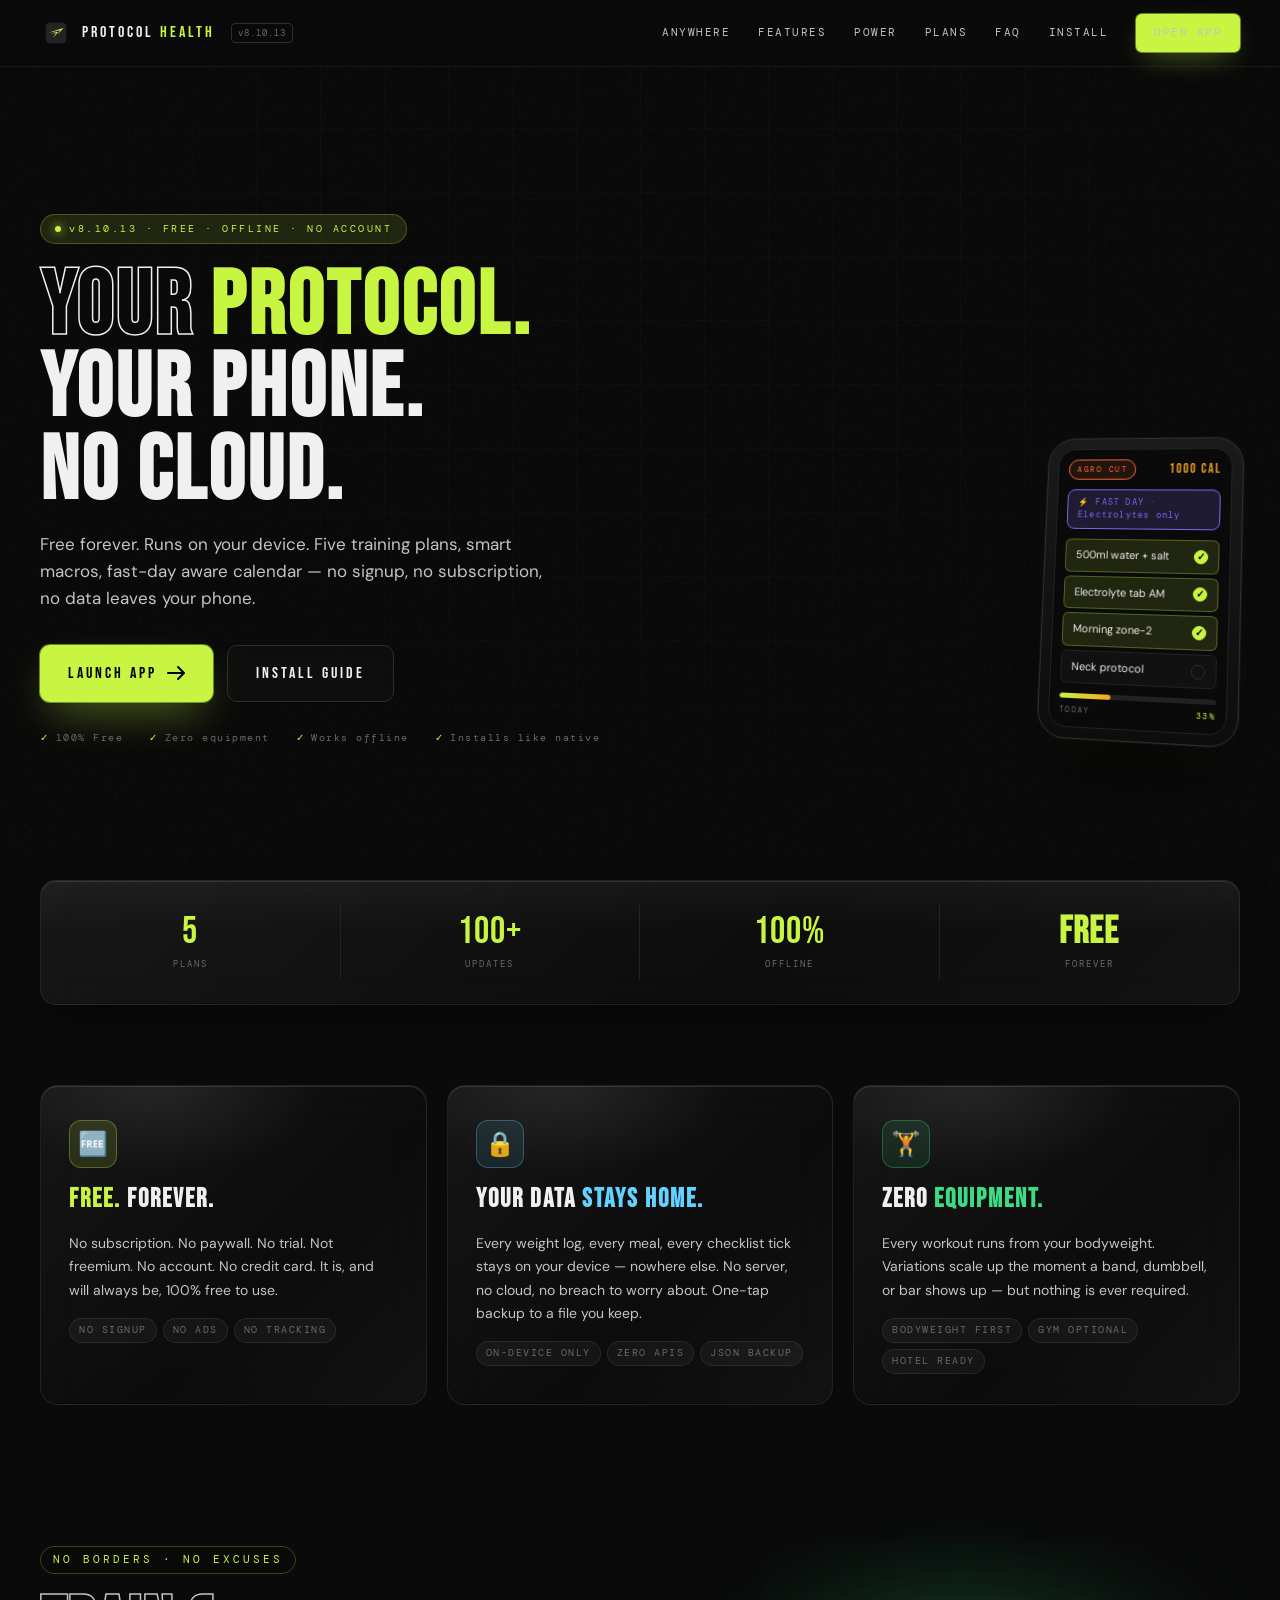
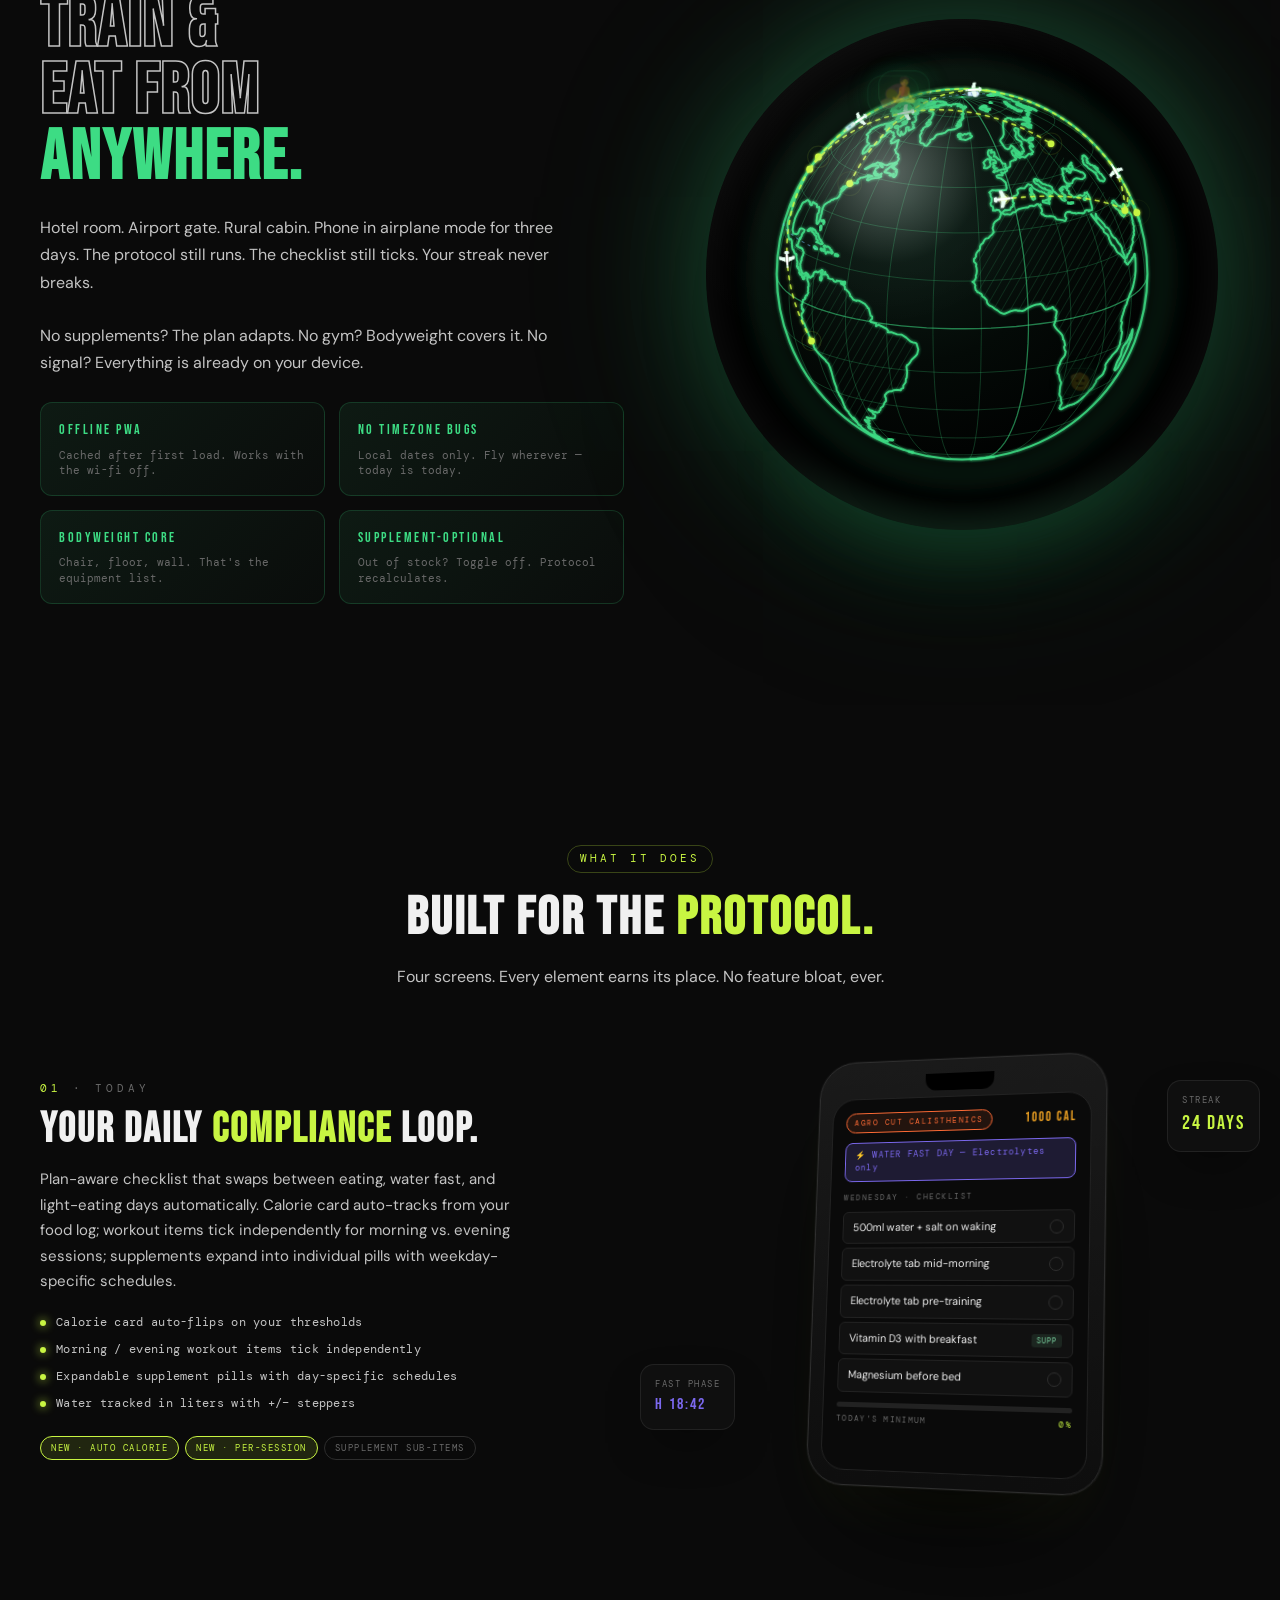
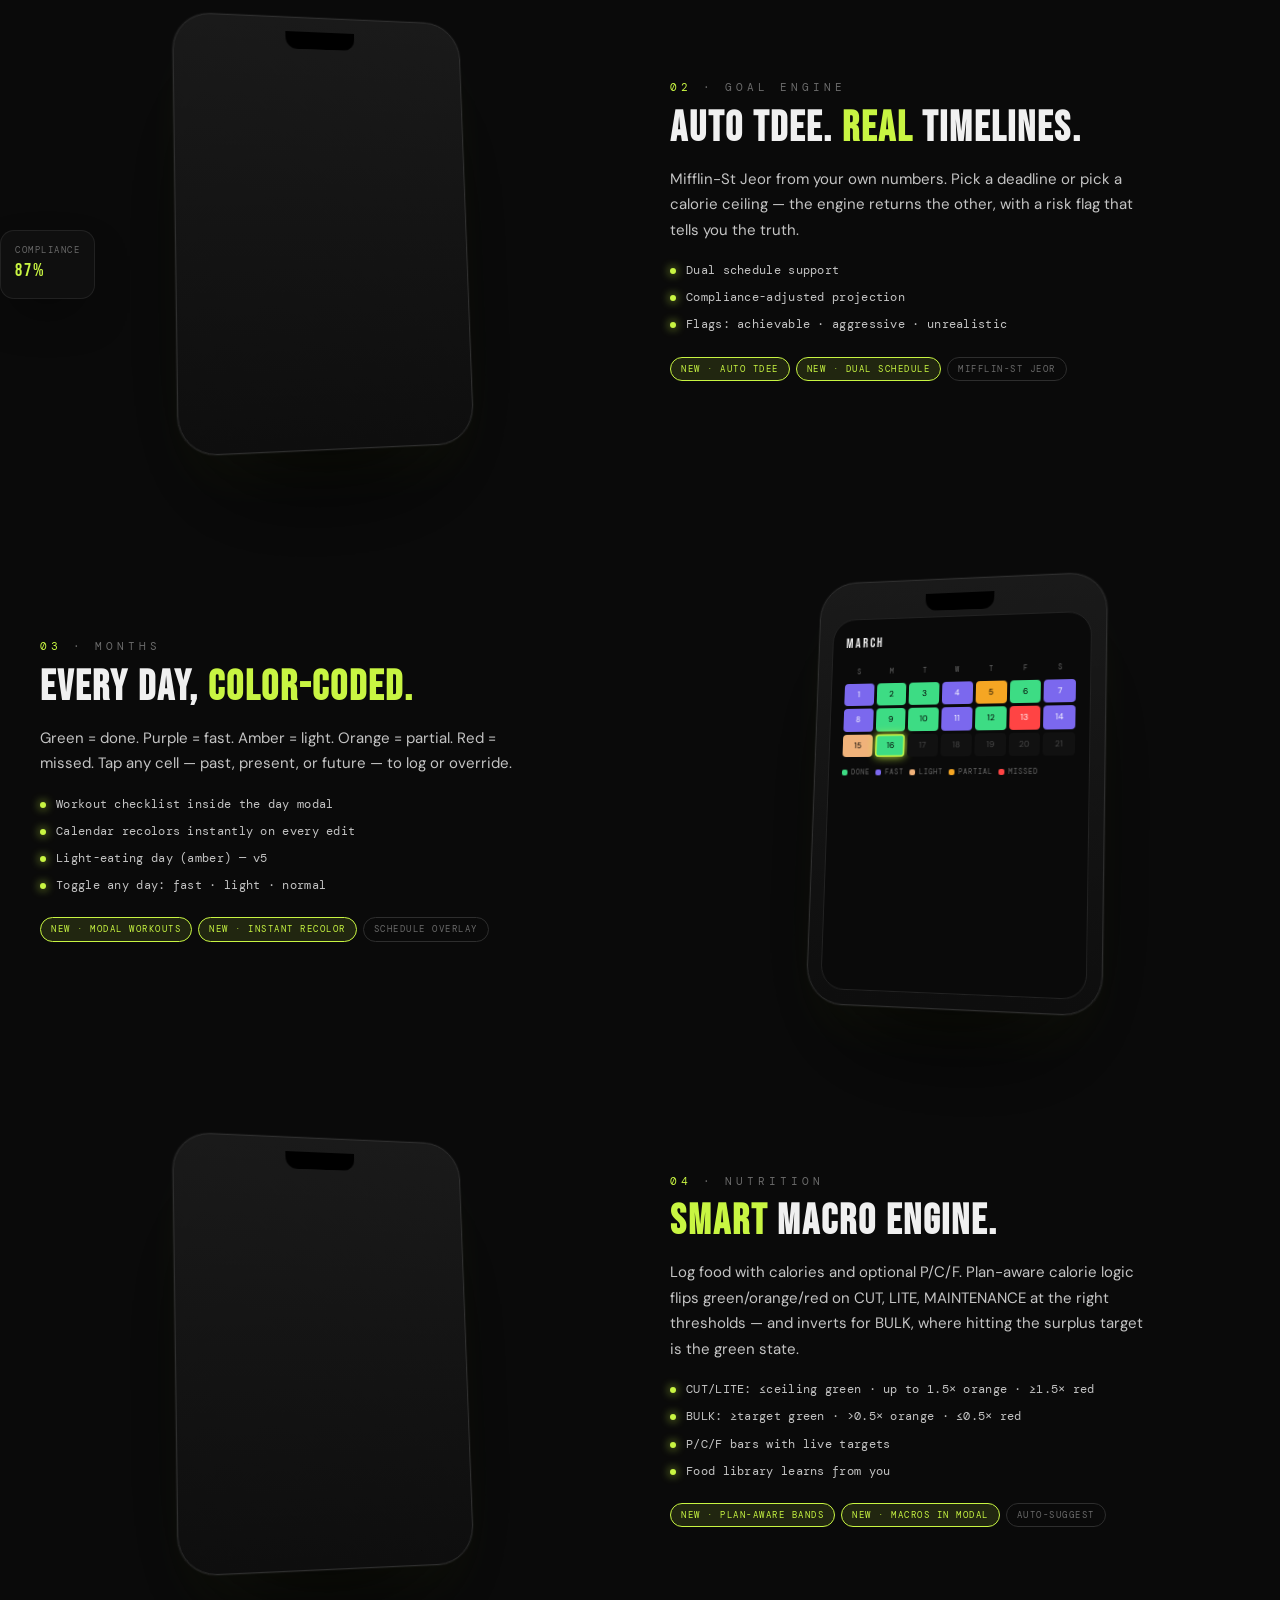
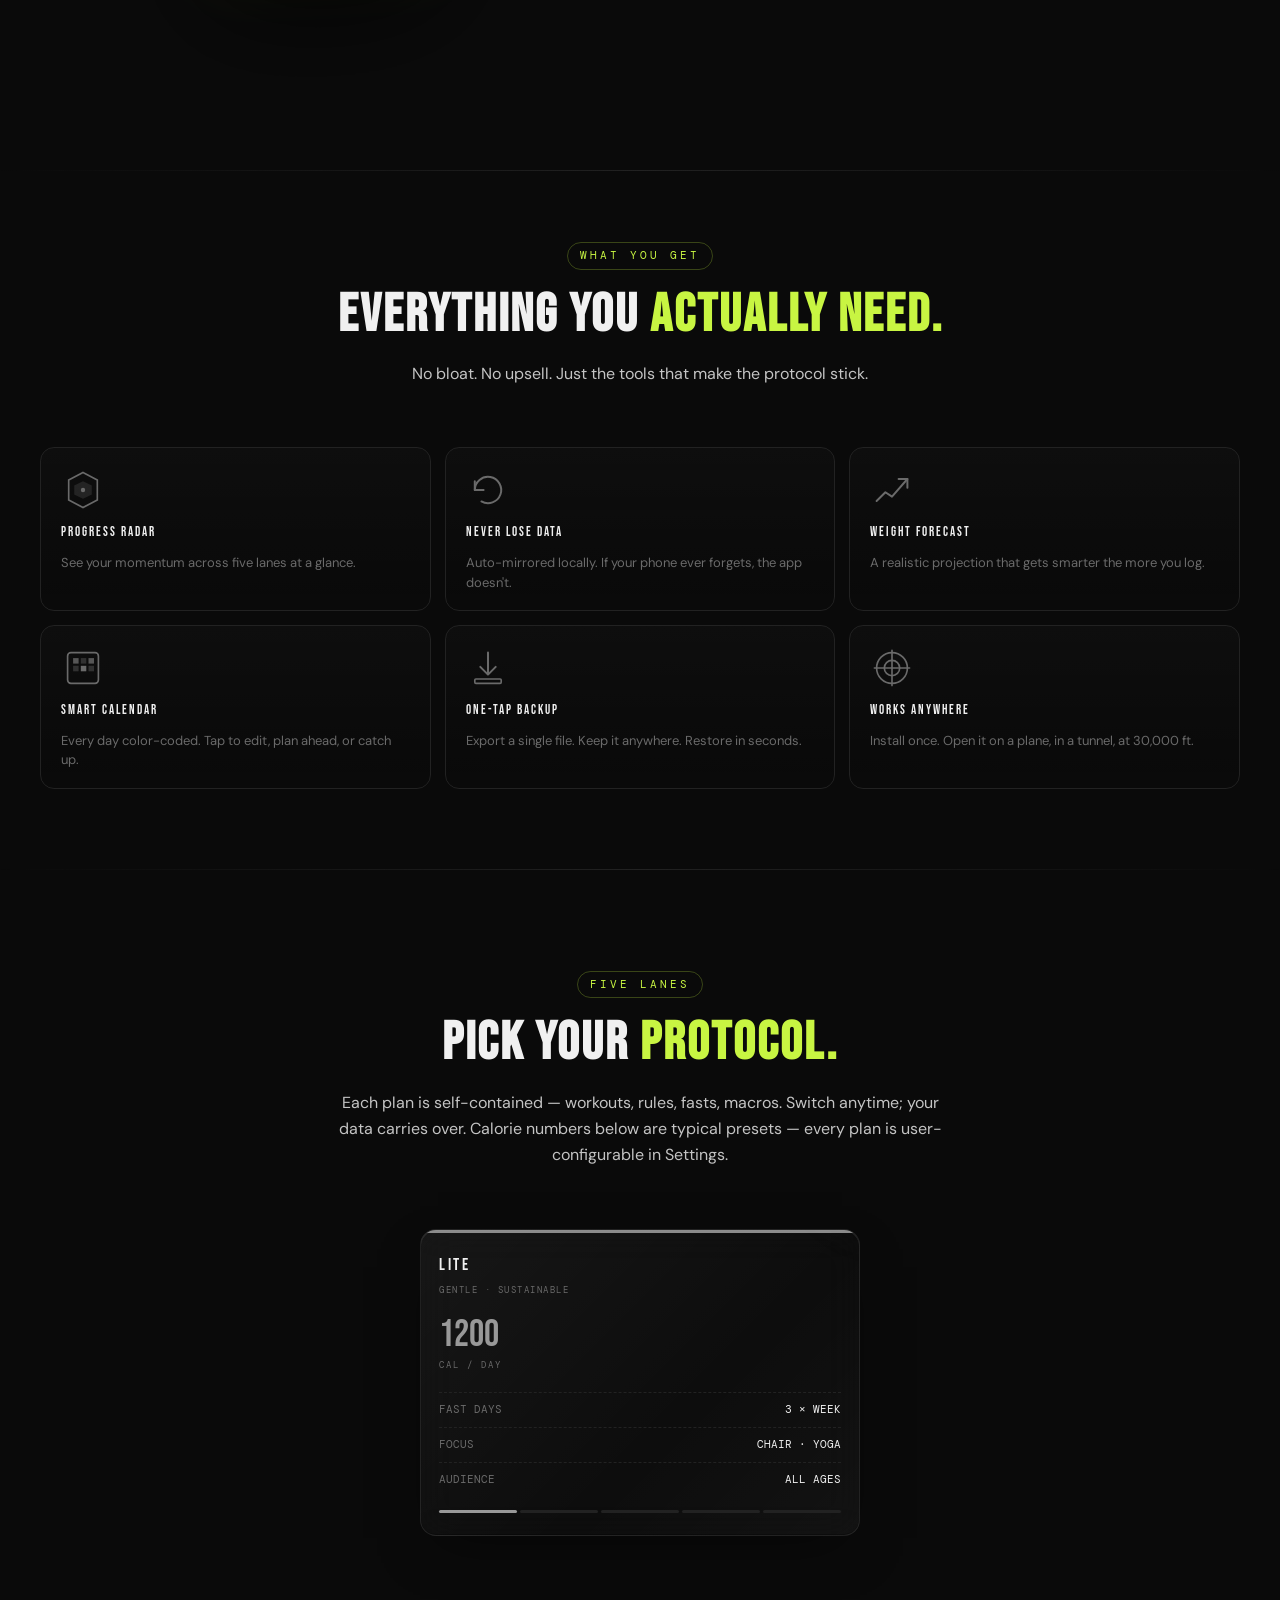
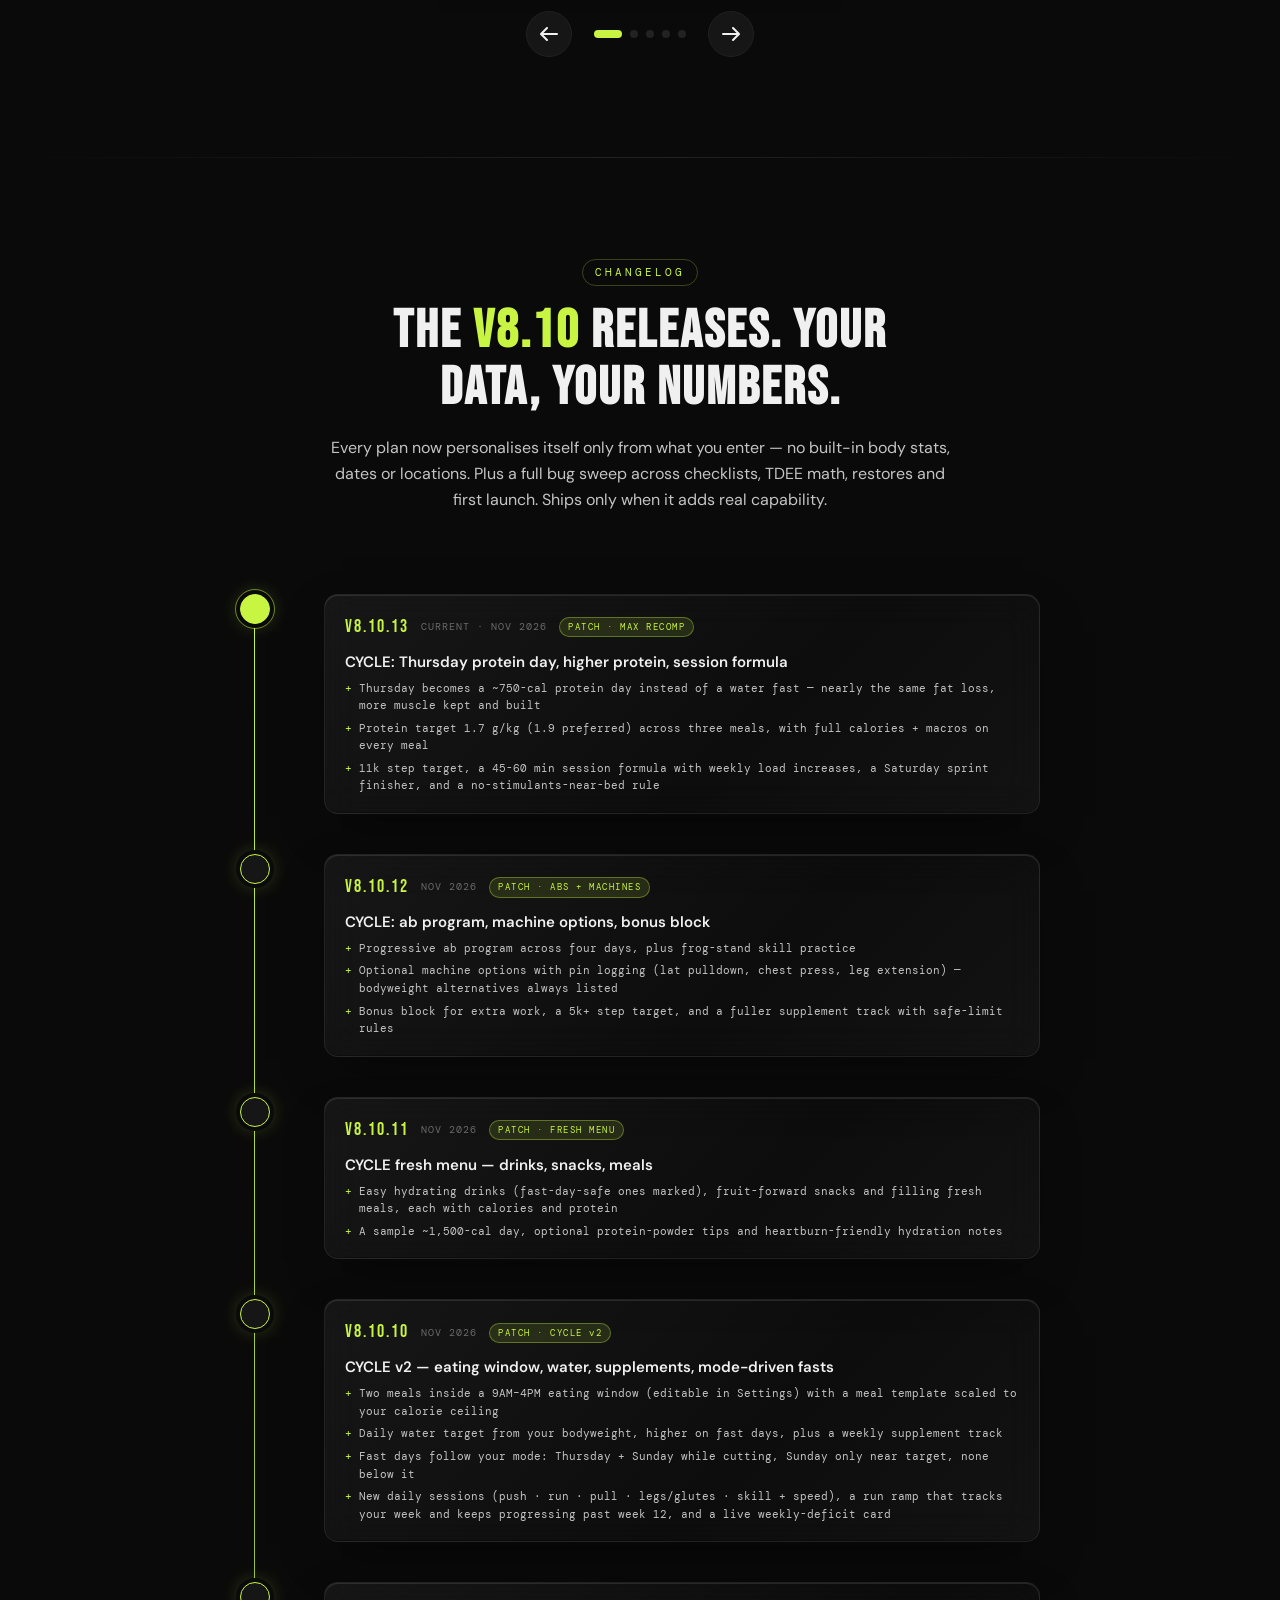
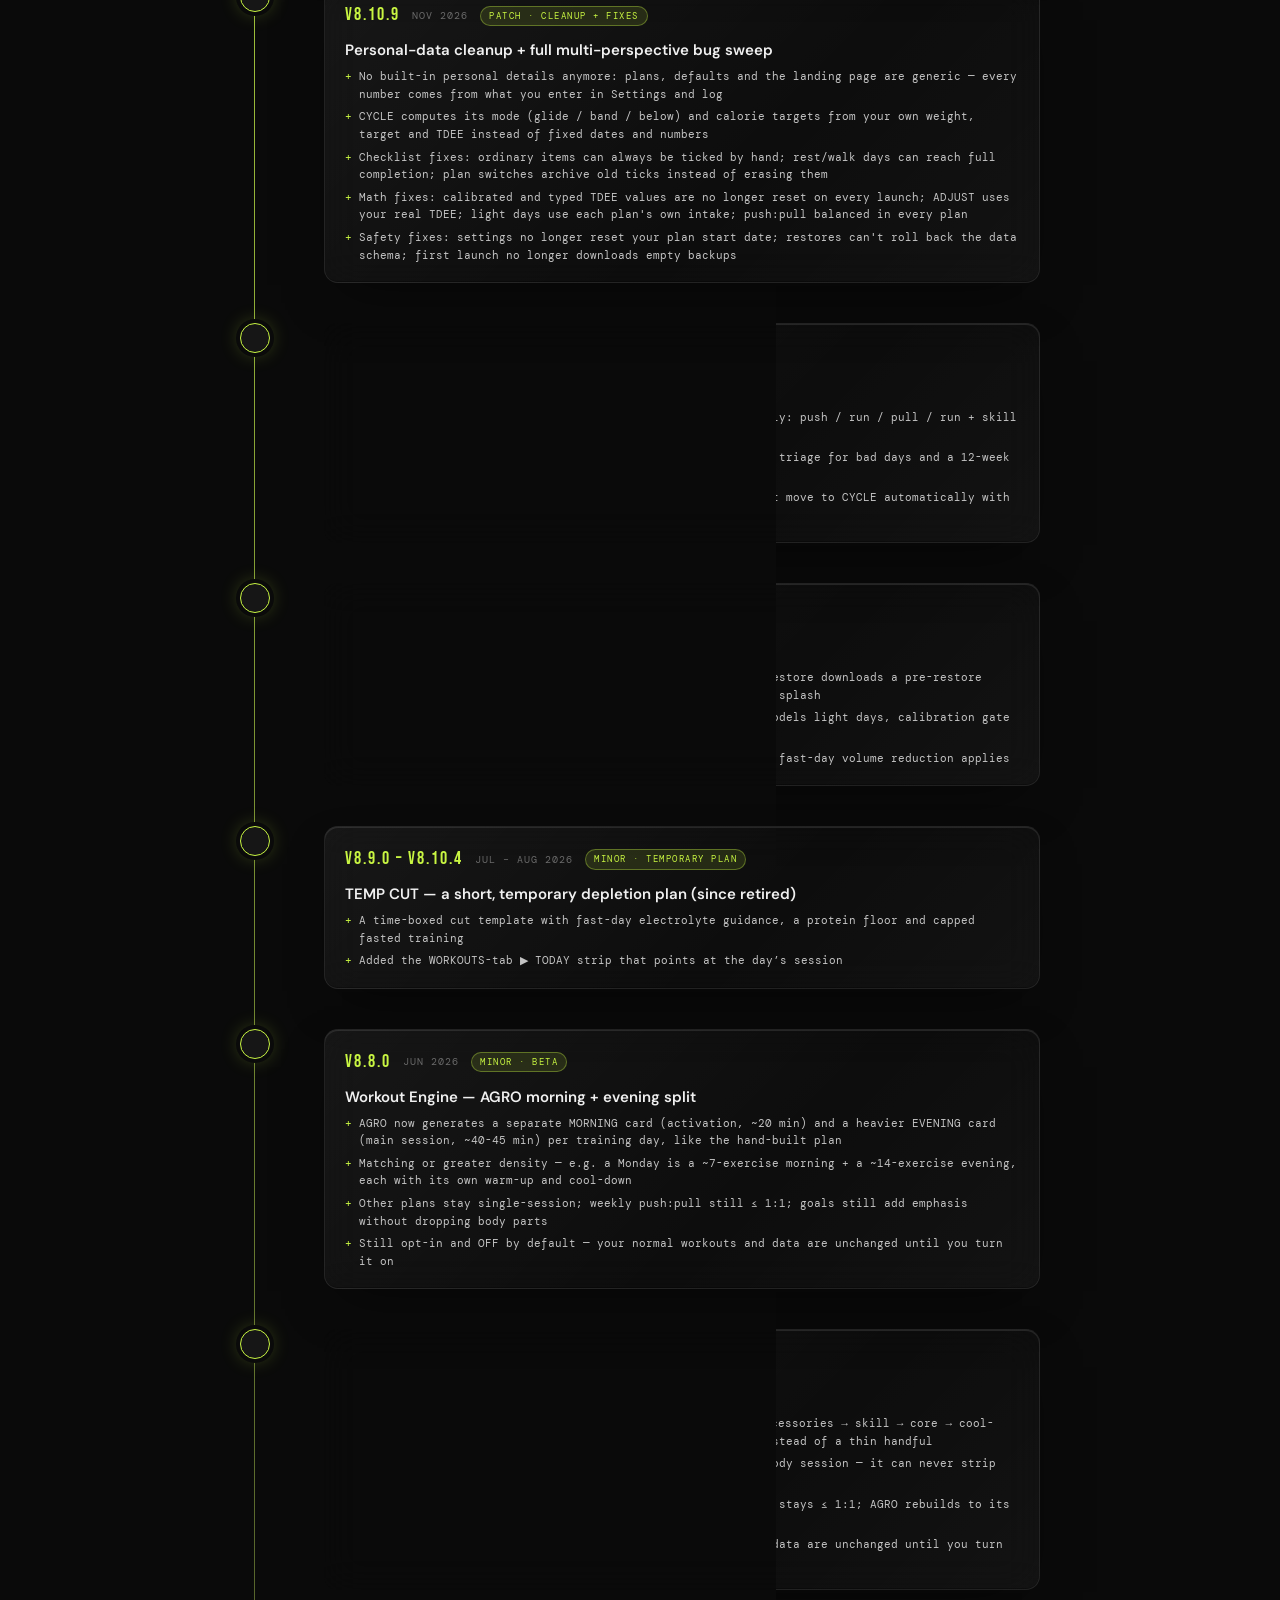
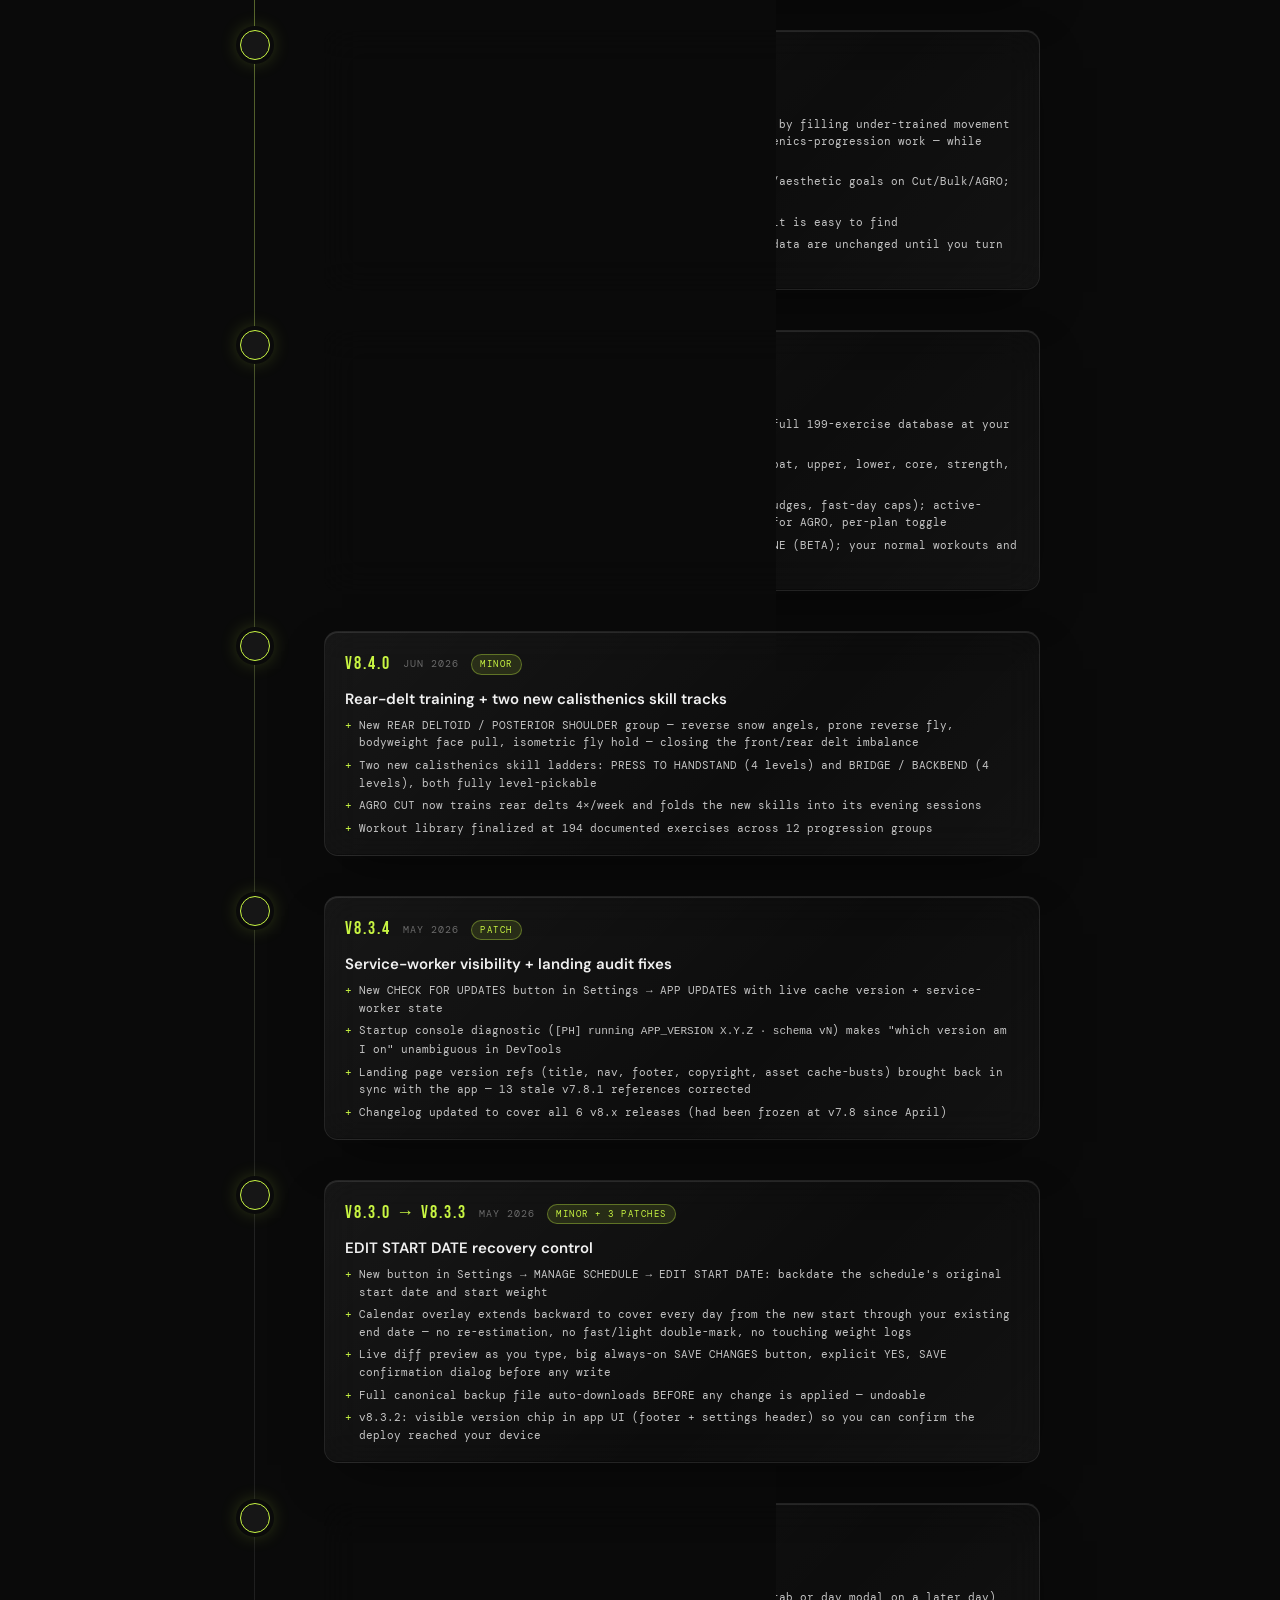
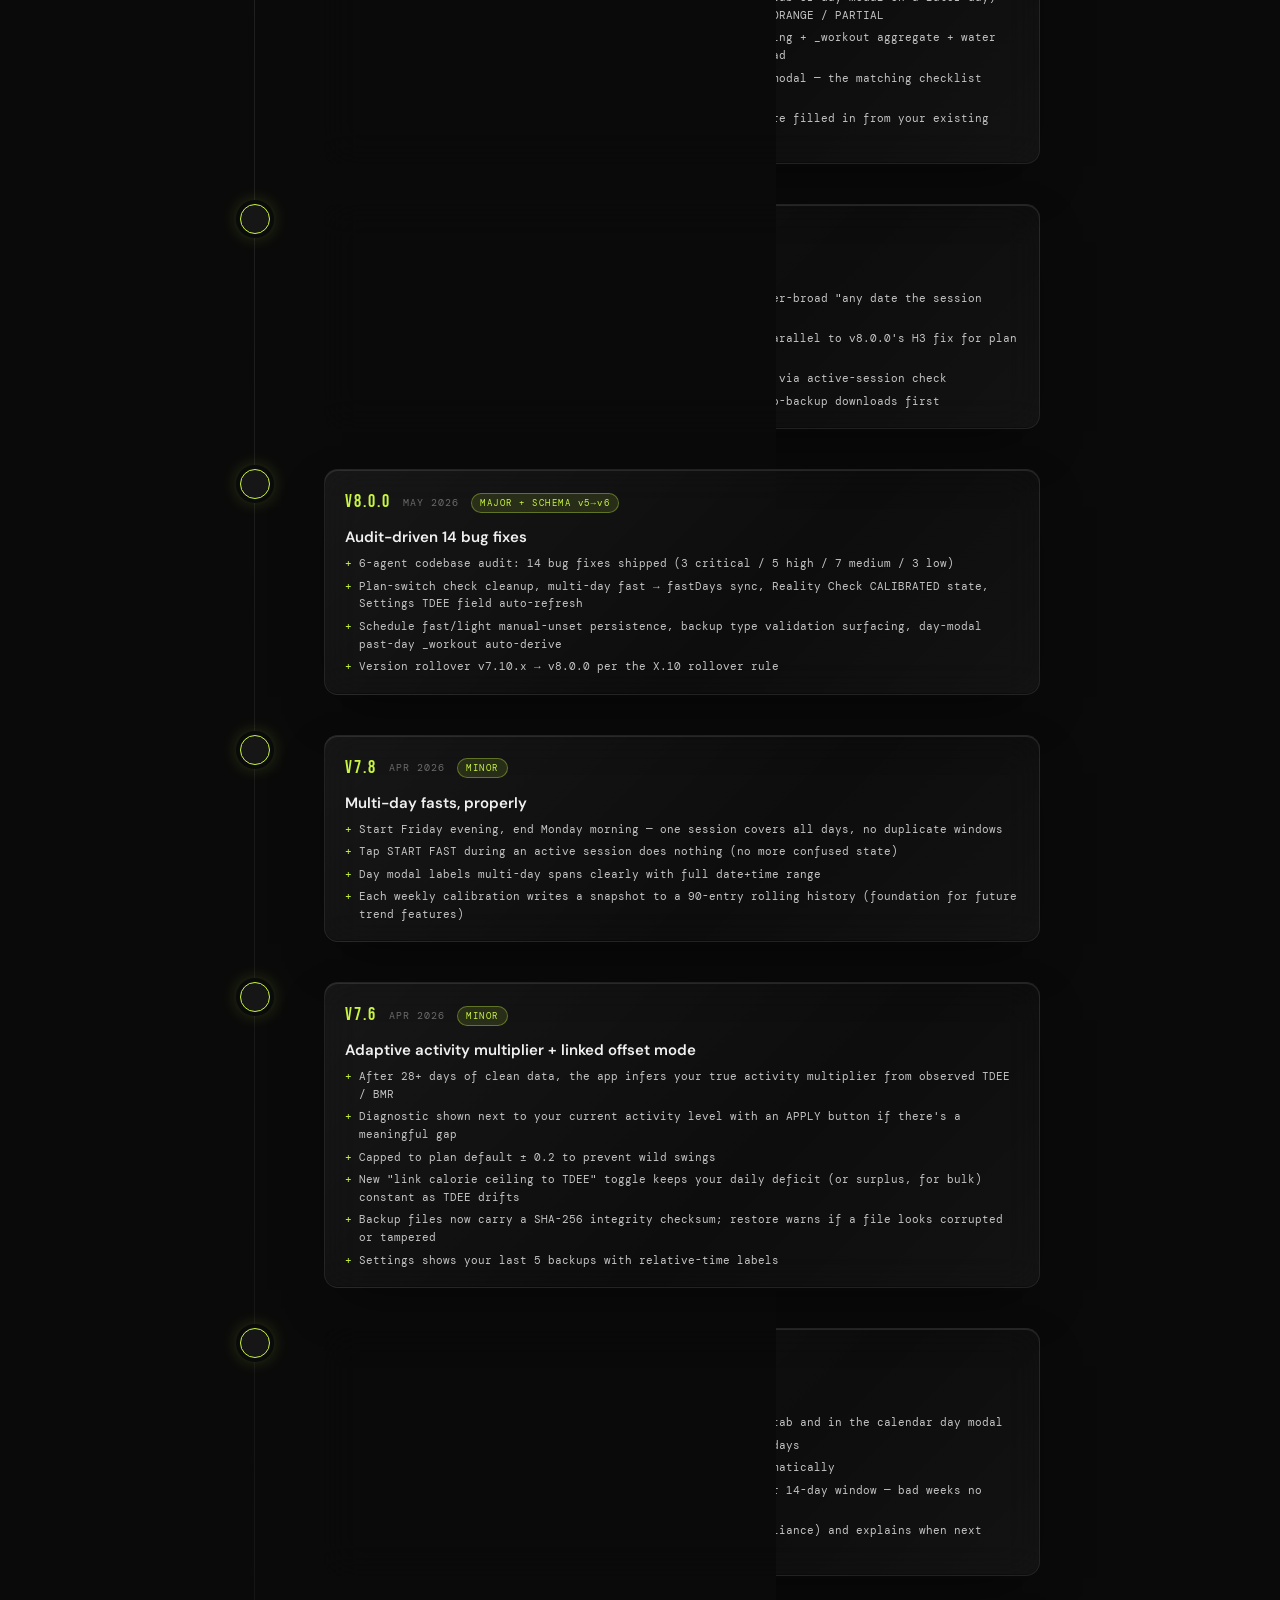
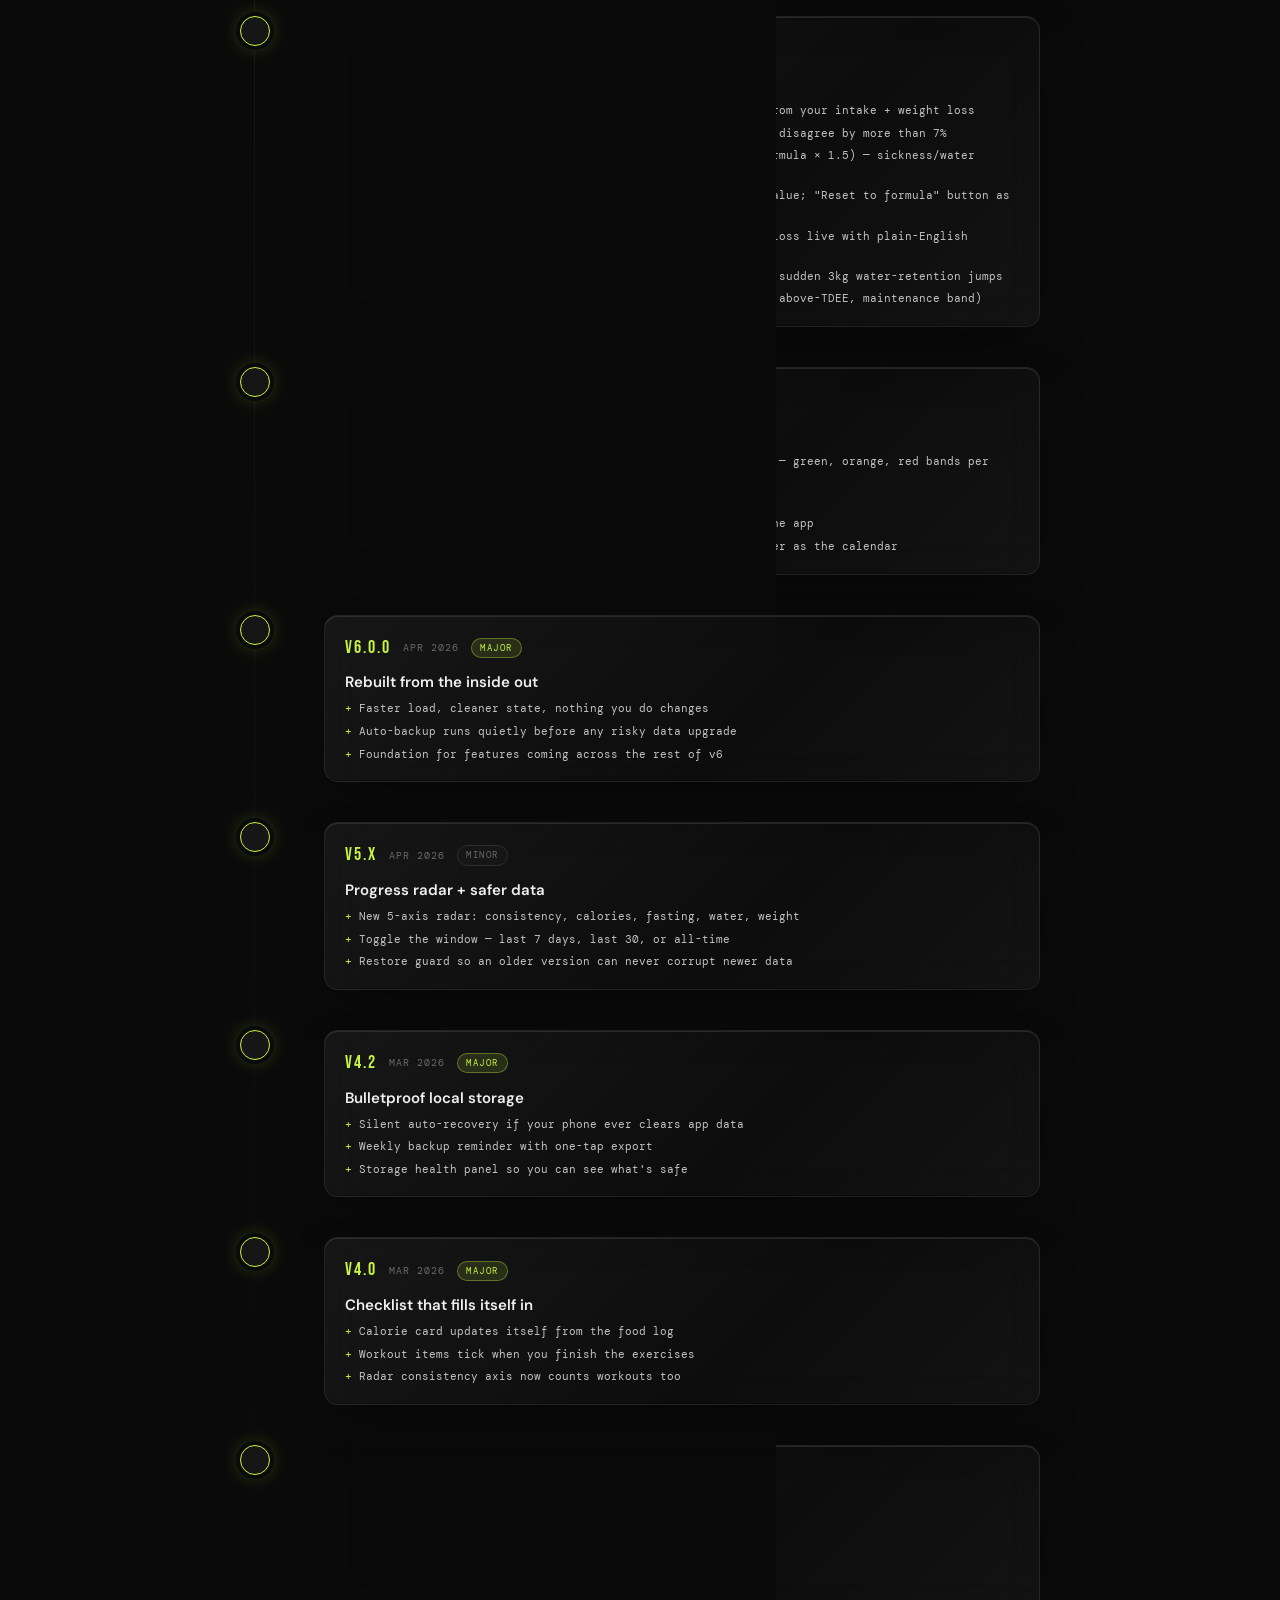
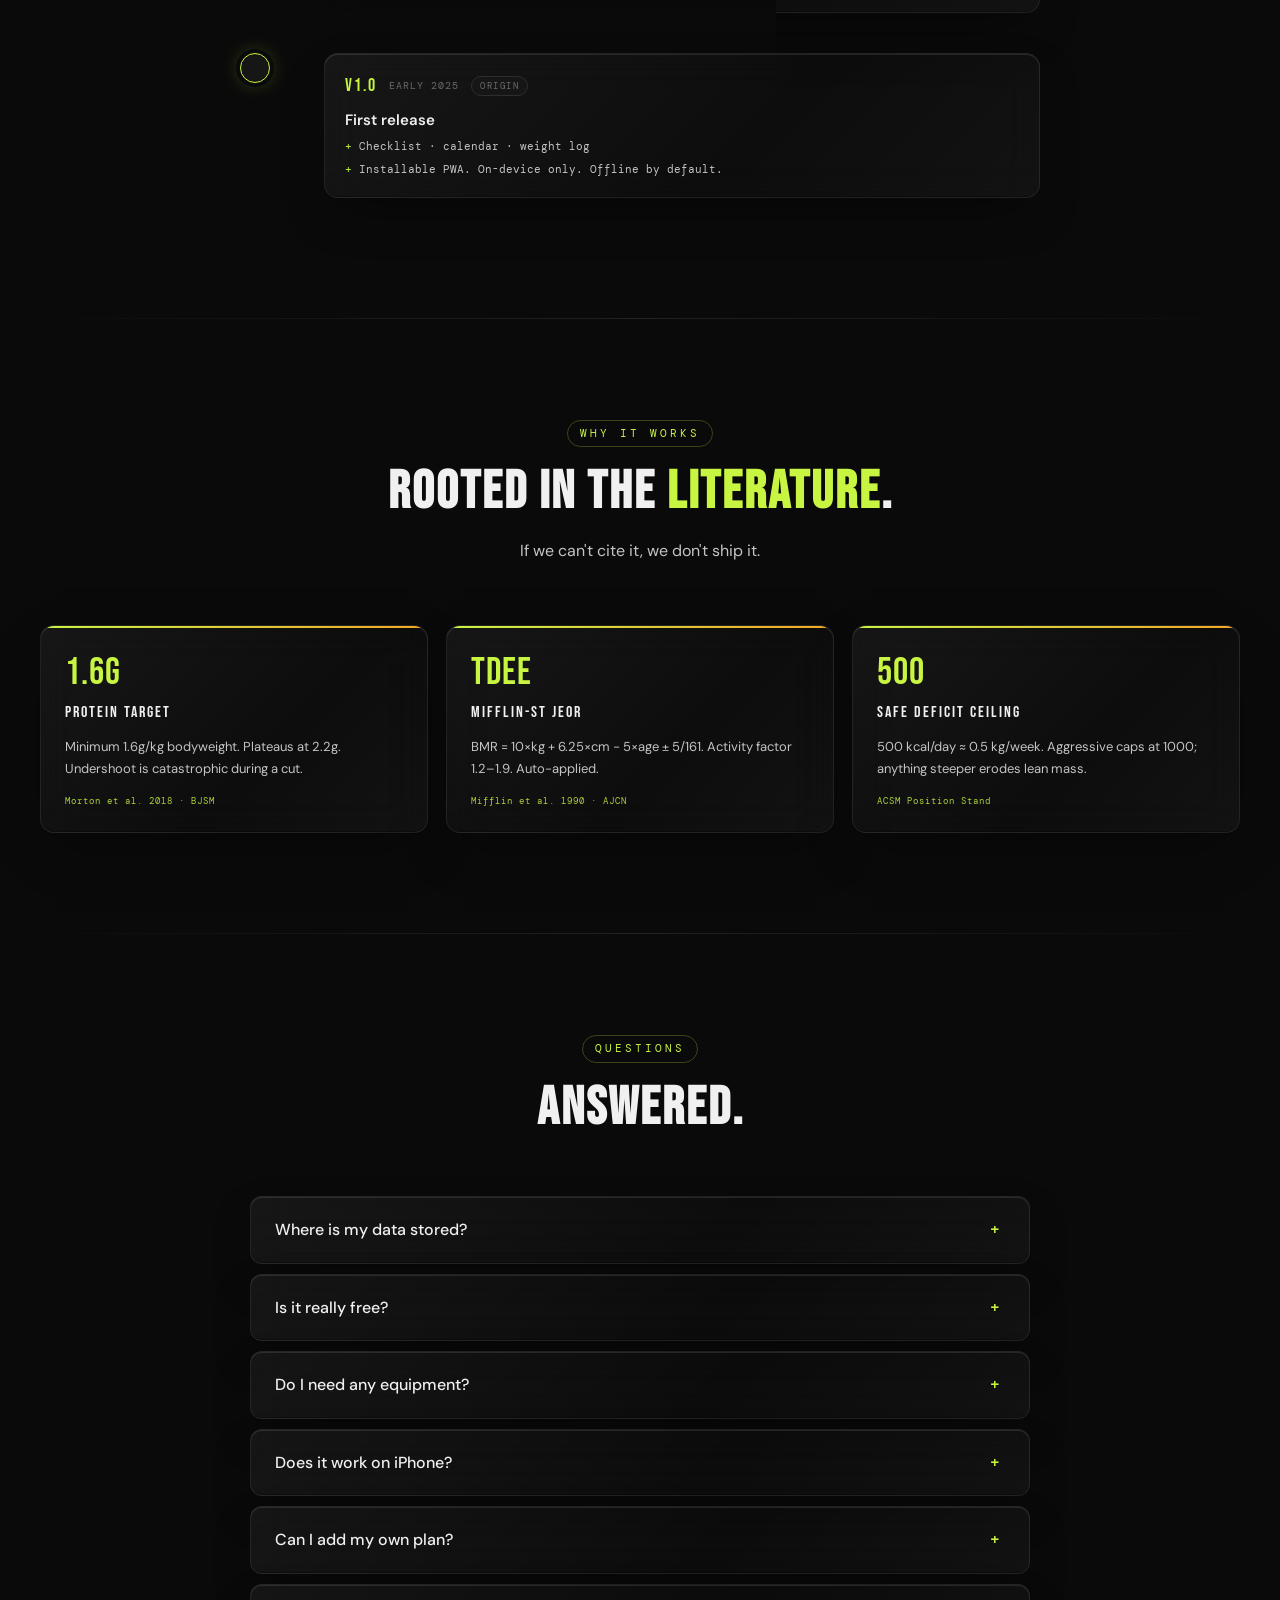
<file: index.html>
<!DOCTYPE html>
<html lang="en">
<head>
<meta charset="UTF-8">
<meta name="viewport" content="width=device-width, initial-scale=1.0">
<script>
// If opened as installed PWA, skip landing
if(window.matchMedia('(display-mode: standalone)').matches || window.navigator.standalone) {
  window.location.replace('app.html');
}
</script>
<title>Protocol Health · v8.10.13 — offline fitness protocol tracker, free</title>
<meta name="description" content="Free fitness protocol PWA. Installs like a native app. Five training plans. Zero equipment. Zero accounts. Your data stays on your device.">
<meta name="theme-color" content="#0a0a0a">
<link rel="icon" type="image/png" sizes="32x32" href="favicon-32.png">
<link rel="icon" type="image/x-icon" href="favicon.ico">
<link rel="apple-touch-icon" href="PH_LOGO_192.png">
<link rel="stylesheet" href="assets/landing.css?v=8.10.13">
<link rel="stylesheet" href="assets/landing-sections.css?v=8.10.13">
<link rel="stylesheet" href="assets/landing-demos.css?v=8.10.13">
<link rel="stylesheet" href="assets/landing-v5.css?v=8.10.13">
<link rel="stylesheet" href="assets/install-guide.css?v=8.10.13">
</head>
<body>

<div class="ambient-grid" aria-hidden="true"></div>
<div class="ambient-noise" aria-hidden="true"></div>

<!-- NAV -->
<nav class="nav" id="nav">
  <a href="#" class="nav-logo">
    <img src="PH_ARROWS_LOGO.png" alt="">
    <div class="brand">PROTOCOL <span>HEALTH</span></div>
    <div class="ver">v8.10.13</div>
  </a>
  <div class="nav-links">
    <a href="#anywhere">ANYWHERE</a>
    <a href="#features">FEATURES</a>
    <a href="#power">POWER</a>
    <a href="#plans">PLANS</a>
    <a href="#faq">FAQ</a>
    <a href="#" class="nav-install" onclick="openInstall(); return false;">INSTALL</a>
    <a href="app.html" class="nav-cta">OPEN APP</a>
  </div>
</nav>

<!-- HERO -->
<header class="hero">
  <div class="hero-copy">
    <div class="hero-badge">
      <span class="dot"></span>
      v8.10.13 · FREE · OFFLINE · NO ACCOUNT
    </div>
    <h1>
      <span class="outlined">YOUR</span> <span class="accent">PROTOCOL.</span><br>
      YOUR PHONE.<br>NO CLOUD.
    </h1>
    <p class="hero-sub">
      Free forever. Runs on your device. Five training plans, smart macros,
      fast-day aware calendar — no signup, no subscription, no data leaves your phone.
    </p>
    <div class="hero-btns">
      <a href="app.html" class="btn-primary">
        LAUNCH APP
        <svg class="arrow" width="18" height="14" viewBox="0 0 18 14" fill="none" aria-hidden="true">
          <path d="M1 7h15M11 1l6 6-6 6" stroke="currentColor" stroke-width="2" stroke-linecap="round" stroke-linejoin="round"/>
        </svg>
      </a>
      <a href="#" class="btn-ghost" onclick="openInstall(); return false;">INSTALL GUIDE</a>
    </div>
    <div class="hero-trust">
      <span><span class="tick">✓</span> 100% Free</span>
      <span><span class="tick">✓</span> Zero equipment</span>
      <span><span class="tick">✓</span> Works offline</span>
      <span><span class="tick">✓</span> Installs like native</span>
    </div>
  </div>

  <div class="hero-3d" id="hero-3d">
    <div class="hero-phone" aria-hidden="true">
      <div class="hero-phone-screen">
        <div class="demo-head">
          <span class="demo-plan-badge">AGRO CUT</span>
          <span class="demo-cal-ceil">1000 CAL</span>
        </div>
        <div class="demo-fast-banner">⚡ FAST DAY · Electrolytes only</div>
        <div class="demo-today" style="pointer-events:none">
          <div class="demo-item done"><span>500ml water + salt</span><span class="check"></span></div>
          <div class="demo-item done"><span>Electrolyte tab AM</span><span class="check"></span></div>
          <div class="demo-item"><span>Morning zone-2</span><span class="check"></span></div>
          <div class="demo-item"><span>Neck protocol</span><span class="check"></span></div>
          <div class="demo-bar"><div class="demo-bar-fill" style="width:50%"></div></div>
          <div class="demo-pct-row"><span>TODAY</span><span class="demo-pct">50%</span></div>
        </div>
      </div>
    </div>
  </div>
</header>

<!-- STATS BAR -->
<div class="stats-bar reveal">
  <div class="stats-inner">
    <div class="stat"><div class="v" data-counter="5">0</div><div class="l">PLANS</div></div>
    <div class="stat"><div class="v" data-counter="100" data-suffix="+">0</div><div class="l">UPDATES</div></div>
    <div class="stat"><div class="v">100%</div><div class="l">OFFLINE</div></div>
    <div class="stat"><div class="v stat-free">FREE</div><div class="l">FOREVER</div></div>
  </div>
</div>

<!-- PROMISE BAND — free · local · no equipment -->
<section class="promise-band">
  <div class="promise-card reveal">
    <div class="pc-icon">🆓</div>
    <h3><span class="a">FREE.</span> FOREVER.</h3>
    <p>No subscription. No paywall. No trial. Not freemium. No account. No credit card. It is, and will always be, 100% free to use.</p>
    <div class="pc-chips"><span>NO SIGNUP</span><span>NO ADS</span><span>NO TRACKING</span></div>
  </div>
  <div class="promise-card cloud reveal">
    <div class="pc-icon">🔒</div>
    <h3>YOUR DATA <span class="a">STAYS HOME.</span></h3>
    <p>Every weight log, every meal, every checklist tick stays on your device — nowhere else. No server, no cloud, no breach to worry about. One-tap backup to a file you keep.</p>
    <div class="pc-chips"><span>ON-DEVICE ONLY</span><span>ZERO APIS</span><span>JSON BACKUP</span></div>
  </div>
  <div class="promise-card gym reveal">
    <div class="pc-icon">🏋️</div>
    <h3>ZERO <span class="a">EQUIPMENT.</span></h3>
    <p>Every workout runs from your bodyweight. Variations scale up the moment a band, dumbbell, or bar shows up — but nothing is ever required.</p>
    <div class="pc-chips"><span>BODYWEIGHT FIRST</span><span>GYM OPTIONAL</span><span>HOTEL READY</span></div>
  </div>
</section>

<!-- ANYWHERE / GLOBE -->
<section class="anywhere" id="anywhere">
  <div class="anywhere-copy reveal">
    <div class="section-tag">NO BORDERS · NO EXCUSES</div>
    <h2>
      <span class="out">TRAIN &amp;</span><br>
      <span class="out">EAT FROM</span><br>
      <span class="g">ANYWHERE.</span>
    </h2>
    <p>
      Hotel room. Airport gate. Rural cabin. Phone in airplane mode for three days.
      The protocol still runs. The checklist still ticks. Your streak never breaks.
    </p>
    <p>
      No supplements? The plan adapts. No gym? Bodyweight covers it. No signal?
      Everything is already on your device.
    </p>
    <div class="anywhere-pillars">
      <div class="anywhere-pill">
        <div class="t">OFFLINE PWA</div>
        <div class="d">Cached after first load. Works with the wi-fi off.</div>
      </div>
      <div class="anywhere-pill">
        <div class="t">NO TIMEZONE BUGS</div>
        <div class="d">Local dates only. Fly wherever — today is today.</div>
      </div>
      <div class="anywhere-pill">
        <div class="t">BODYWEIGHT CORE</div>
        <div class="d">Chair, floor, wall. That's the equipment list.</div>
      </div>
      <div class="anywhere-pill">
        <div class="t">SUPPLEMENT-OPTIONAL</div>
        <div class="d">Out of stock? Toggle off. Protocol recalculates.</div>
      </div>
    </div>
  </div>

  <div class="globe-stage reveal" id="globe-stage" aria-hidden="true">
    <!-- three.js canvas mounts here -->

    <!-- Emoji poppers overlayed on top of canvas -->
    <div class="poppers" id="poppers"></div>
  </div>
</section>

<!-- FEATURES -->
<section class="features" id="features">
  <div class="section-head reveal">
    <div class="section-tag">WHAT IT DOES</div>
    <h2 class="section-title">Built for the <span class="accent">protocol.</span></h2>
    <p class="section-desc">
      Four screens. Every element earns its place. No feature bloat, ever.
    </p>
  </div>

  <!-- F01 TODAY -->
  <div class="feature-row reveal">
    <div class="f-copy">
      <div class="f-index"><span class="n">01</span> · TODAY</div>
      <h3 class="f-title">Your daily <span class="accent">compliance</span> loop.</h3>
      <p class="f-desc">
        Plan-aware checklist that swaps between eating, water fast, and light-eating
        days automatically. Calorie card auto-tracks from your food log; workout items
        tick independently for morning vs. evening sessions; supplements expand into
        individual pills with weekday-specific schedules.
      </p>
      <ul class="f-bullets">
        <li>Calorie card auto-flips on your thresholds</li>
        <li>Morning / evening workout items tick independently</li>
        <li>Expandable supplement pills with day-specific schedules</li>
        <li>Water tracked in liters with +/− steppers</li>
      </ul>
      <div class="f-pills">
        <span class="f-pill new">NEW · AUTO CALORIE</span>
        <span class="f-pill new">NEW · PER-SESSION</span>
        <span class="f-pill">SUPPLEMENT SUB-ITEMS</span>
      </div>
    </div>
    <div class="f-visual">
      <div class="phone">
        <div class="phone-notch"></div>
        <div class="phone-screen">
          <div class="demo-head">
            <span class="demo-plan-badge">AGRO CUT CALISTHENICS</span>
            <span class="demo-cal-ceil">1000 CAL</span>
          </div>
          <div class="demo-fast-banner">⚡ WATER FAST DAY — Electrolytes only</div>
          <div class="demo-day-title">WEDNESDAY · CHECKLIST</div>
          <div class="demo-today">
            <div class="demo-item"><span>500ml water + salt on waking</span><span class="check"></span></div>
            <div class="demo-item"><span>Electrolyte tab mid-morning</span><span class="check"></span></div>
            <div class="demo-item"><span>Electrolyte tab pre-training</span><span class="check"></span></div>
            <div class="demo-item"><span>Vitamin D3 with breakfast</span><span class="sup-badge">SUPP</span></div>
            <div class="demo-item"><span>Magnesium before bed</span><span class="check"></span></div>
            <div class="demo-bar"><div class="demo-bar-fill"></div></div>
            <div class="demo-pct-row"><span>TODAY'S MINIMUM</span><span class="demo-pct">0%</span></div>
          </div>
        </div>
      </div>
      <div class="chip-float a">
        <div style="font-size:9px;color:var(--muted);letter-spacing:1.5px">STREAK</div>
        <div style="font-family:var(--f-display);font-size:20px;color:var(--accent);letter-spacing:2px">24 DAYS</div>
      </div>
      <div class="chip-float b">
        <div style="font-size:9px;color:var(--muted);letter-spacing:1.5px">FAST PHASE</div>
        <div style="font-family:var(--f-display);font-size:16px;color:var(--fast);letter-spacing:2px">H 18:42</div>
      </div>
    </div>
  </div>

  <!-- F02 GOAL ENGINE -->
  <div class="feature-row reverse reveal">
    <div class="f-copy">
      <div class="f-index"><span class="n">02</span> · GOAL ENGINE</div>
      <h3 class="f-title">Auto TDEE. <span class="accent">Real</span> timelines.</h3>
      <p class="f-desc">
        Mifflin-St Jeor from your own numbers. Pick a deadline or pick a calorie
        ceiling — the engine returns the other, with a risk flag that tells you the truth.
      </p>
      <ul class="f-bullets">
        <li>Dual schedule support</li>
        <li>Compliance-adjusted projection</li>
        <li>Flags: achievable · aggressive · unrealistic</li>
      </ul>
      <div class="f-pills">
        <span class="f-pill new">NEW · AUTO TDEE</span>
        <span class="f-pill new">NEW · DUAL SCHEDULE</span>
        <span class="f-pill">MIFFLIN-ST JEOR</span>
      </div>
    </div>
    <div class="f-visual">
      <div class="phone">
        <div class="phone-notch"></div>
        <div class="phone-screen">
          <div class="demo-goal">
            <h5>PROJECTED <span>PLAN</span></h5>
            <div class="demo-goal-grid">
              <div class="demo-goal-cell"><div class="v">12</div><div class="l">WEEKS</div></div>
              <div class="demo-goal-cell"><div class="v">1,800</div><div class="l">CAL / DAY</div></div>
              <div class="demo-goal-cell"><div class="v">-0.55</div><div class="l">KG / WEEK</div></div>
              <div class="demo-goal-cell"><div class="v">2,450</div><div class="l">AUTO TDEE</div></div>
            </div>
            <div class="demo-goal-flag">✓ STANDARD · ACHIEVABLE</div>
            <div class="demo-day-title">PROJECTED — NEXT 12 WEEKS</div>
            <svg class="demo-chart" viewBox="0 0 220 80" preserveAspectRatio="none">
              <defs>
                <linearGradient id="chartGrad" x1="0" y1="0" x2="0" y2="1">
                  <stop offset="0" stop-color="#f5a623" stop-opacity="0.55"/>
                  <stop offset="1" stop-color="#f5a623" stop-opacity="0"/>
                </linearGradient>
              </defs>
              <line class="grid" x1="0" y1="20" x2="220" y2="20"/>
              <line class="grid" x1="0" y1="40" x2="220" y2="40"/>
              <line class="grid" x1="0" y1="60" x2="220" y2="60"/>
              <path class="area" d="M0,12 L30,18 L60,24 L90,32 L120,38 L150,46 L180,54 L220,60 L220,80 L0,80 Z"/>
              <path class="line" d="M0,12 L30,18 L60,24 L90,32 L120,38 L150,46 L180,54 L220,60"/>
              <circle class="dot" cx="0"   cy="12" r="2.5"/>
              <circle class="dot" cx="220" cy="60" r="2.5"/>
            </svg>
          </div>
        </div>
      </div>
      <div class="chip-float c">
        <div style="font-size:9px;color:var(--muted);letter-spacing:1.5px">COMPLIANCE</div>
        <div style="font-family:var(--f-display);font-size:18px;color:var(--accent);letter-spacing:2px">87%</div>
      </div>
    </div>
  </div>

  <!-- F03 MONTHS CALENDAR -->
  <div class="feature-row reveal">
    <div class="f-copy">
      <div class="f-index"><span class="n">03</span> · MONTHS</div>
      <h3 class="f-title">Every day, <span class="accent">color-coded.</span></h3>
      <p class="f-desc">
        Green = done. Purple = fast. Amber = light. Orange = partial. Red = missed.
        Tap any cell — past, present, or future — to log or override.
      </p>
      <ul class="f-bullets">
        <li>Workout checklist inside the day modal</li>
        <li>Calendar recolors instantly on every edit</li>
        <li>Light-eating day (amber) — v5</li>
        <li>Toggle any day: fast · light · normal</li>
      </ul>
      <div class="f-pills">
        <span class="f-pill new">NEW · MODAL WORKOUTS</span>
        <span class="f-pill new">NEW · INSTANT RECOLOR</span>
        <span class="f-pill">SCHEDULE OVERLAY</span>
      </div>
    </div>
    <div class="f-visual">
      <div class="phone">
        <div class="phone-notch"></div>
        <div class="phone-screen">
          <div class="demo-cal-head">MARCH</div>
          <div class="demo-cal">
            <div class="demo-cal-grid">
              <div class="dow">S</div><div class="dow">M</div><div class="dow">T</div>
              <div class="dow">W</div><div class="dow">T</div><div class="dow">F</div><div class="dow">S</div>
              <div class="cell fast">1</div><div class="cell done">2</div><div class="cell done">3</div>
              <div class="cell fast">4</div><div class="cell partial">5</div><div class="cell done">6</div>
              <div class="cell fast">7</div>
              <div class="cell fast">8</div><div class="cell done">9</div><div class="cell done">10</div>
              <div class="cell fast">11</div><div class="cell done">12</div><div class="cell missed">13</div>
              <div class="cell fast">14</div>
              <div class="cell light">15</div><div class="cell done today">16</div><div class="cell">17</div>
              <div class="cell">18</div><div class="cell">19</div><div class="cell">20</div><div class="cell">21</div>
            </div>
            <div class="demo-cal-legend">
              <div class="lg"><div class="sw" style="background:var(--green)"></div>DONE</div>
              <div class="lg"><div class="sw" style="background:var(--fast)"></div>FAST</div>
              <div class="lg"><div class="sw" style="background:var(--light)"></div>LIGHT</div>
              <div class="lg"><div class="sw" style="background:var(--accent-2)"></div>PARTIAL</div>
              <div class="lg"><div class="sw" style="background:var(--danger)"></div>MISSED</div>
            </div>
          </div>
        </div>
      </div>
    </div>
  </div>

  <!-- F04 NUTRITION -->
  <div class="feature-row reverse reveal">
    <div class="f-copy">
      <div class="f-index"><span class="n">04</span> · NUTRITION</div>
      <h3 class="f-title"><span class="accent">Smart</span> macro engine.</h3>
      <p class="f-desc">
        Log food with calories and optional P/C/F. Plan-aware calorie logic flips
        green/orange/red on CUT, LITE, MAINTENANCE at the right thresholds —
        and inverts for BULK, where hitting the surplus target is the green state.
      </p>
      <ul class="f-bullets">
        <li>CUT/LITE: ≤ceiling green · up to 1.5× orange · ≥1.5× red</li>
        <li>BULK: ≥target green · &gt;0.5× orange · ≤0.5× red</li>
        <li>P/C/F bars with live targets</li>
        <li>Food library learns from you</li>
      </ul>
      <div class="f-pills">
        <span class="f-pill new">NEW · PLAN-AWARE BANDS</span>
        <span class="f-pill new">NEW · MACROS IN MODAL</span>
        <span class="f-pill">AUTO-SUGGEST</span>
      </div>
    </div>
    <div class="f-visual">
      <div class="phone">
        <div class="phone-notch"></div>
        <div class="phone-screen">
          <div class="demo-food">
            <h5>FOOD <span>LOG</span></h5>
            <div class="demo-food-signal">PRE-FAST SPLIT</div>
            <div class="demo-food-entry"><span>Chicken breast + rice</span><span class="c">520</span></div>
            <div class="demo-food-entry"><span>Greek yogurt (200g)</span><span class="c">130</span></div>
            <div class="demo-food-entry"><span>3 boiled eggs</span><span class="c">215</span></div>
            <div class="demo-macros">
              <div class="demo-macro">
                <div class="row"><span style="color:#ff9966">PROTEIN</span><span style="color:#ff9966">84g / 120g · 70%</span></div>
                <div class="track"><div class="fill" style="width:65%;background:#ff9966"></div></div>
              </div>
              <div class="demo-macro">
                <div class="row"><span style="color:var(--accent-2)">CARBS</span><span style="color:var(--accent-2)">68g / 113g · 60%</span></div>
                <div class="track"><div class="fill" style="width:60%;background:var(--accent-2)"></div></div>
              </div>
              <div class="demo-macro">
                <div class="row"><span style="color:#88ccff">FAT</span><span style="color:#88ccff">22g / 33g · 67%</span></div>
                <div class="track"><div class="fill" style="width:67%;background:#88ccff"></div></div>
              </div>
            </div>
            <div class="demo-total">
              <span>135 remaining / 1000</span>
              <span class="big">865</span>
            </div>
          </div>
        </div>
      </div>
    </div>
  </div>
</section>

<div class="divider"></div>

<!-- POWER STRIP — compact customer-facing capability row -->
<section class="power-strip" id="power">
  <div class="section-head reveal">
    <div class="section-tag">WHAT YOU GET</div>
    <h2 class="section-title">Everything you <span class="accent">actually need.</span></h2>
    <p class="section-desc">No bloat. No upsell. Just the tools that make the protocol stick.</p>
  </div>

  <div class="pstrip reveal" role="list">
    <div class="pstrip-item" role="listitem">
      <div class="pstrip-icon" aria-hidden="true">
        <svg viewBox="0 0 40 40"><polygon points="20,4 33,11 33,29 20,36 7,29 7,11" fill="none" stroke="currentColor" stroke-width="1.5"/><polygon points="20,12 28,16 28,24 20,28 12,24 12,16" fill="currentColor" opacity="0.25"/><circle cx="20" cy="20" r="2" fill="currentColor"/></svg>
      </div>
      <div class="pstrip-t">PROGRESS RADAR</div>
      <div class="pstrip-d">See your momentum across five lanes at a glance.</div>
    </div>

    <div class="pstrip-item" role="listitem">
      <div class="pstrip-icon" aria-hidden="true">
        <svg viewBox="0 0 40 40"><path d="M8 20 a12 12 0 1 1 6 10.4" fill="none" stroke="currentColor" stroke-width="1.8" stroke-linecap="round"/><path d="M8 12 L8 20 L16 20" fill="none" stroke="currentColor" stroke-width="1.8" stroke-linecap="round" stroke-linejoin="round"/></svg>
      </div>
      <div class="pstrip-t">NEVER LOSE DATA</div>
      <div class="pstrip-d">Auto-mirrored locally. If your phone ever forgets, the app doesn't.</div>
    </div>

    <div class="pstrip-item" role="listitem">
      <div class="pstrip-icon" aria-hidden="true">
        <svg viewBox="0 0 40 40"><path d="M6 30 L14 22 L20 26 L34 10" fill="none" stroke="currentColor" stroke-width="1.8" stroke-linecap="round" stroke-linejoin="round"/><path d="M26 10 L34 10 L34 18" fill="none" stroke="currentColor" stroke-width="1.8" stroke-linecap="round" stroke-linejoin="round"/></svg>
      </div>
      <div class="pstrip-t">WEIGHT FORECAST</div>
      <div class="pstrip-d">A realistic projection that gets smarter the more you log.</div>
    </div>

    <div class="pstrip-item" role="listitem">
      <div class="pstrip-icon" aria-hidden="true">
        <svg viewBox="0 0 40 40"><rect x="6" y="6" width="28" height="28" rx="3" fill="none" stroke="currentColor" stroke-width="1.5"/><rect x="11" y="11" width="5" height="5" fill="currentColor" opacity="0.8"/><rect x="18" y="11" width="5" height="5" fill="currentColor" opacity="0.4"/><rect x="25" y="11" width="5" height="5" fill="currentColor" opacity="0.8"/><rect x="11" y="18" width="5" height="5" fill="currentColor" opacity="0.4"/><rect x="18" y="18" width="5" height="5" fill="currentColor"/><rect x="25" y="18" width="5" height="5" fill="currentColor" opacity="0.4"/></svg>
      </div>
      <div class="pstrip-t">SMART CALENDAR</div>
      <div class="pstrip-d">Every day color-coded. Tap to edit, plan ahead, or catch up.</div>
    </div>

    <div class="pstrip-item" role="listitem">
      <div class="pstrip-icon" aria-hidden="true">
        <svg viewBox="0 0 40 40"><path d="M20 6 L20 26 M13 19 L20 26 L27 19" fill="none" stroke="currentColor" stroke-width="1.8" stroke-linecap="round" stroke-linejoin="round"/><rect x="8" y="30" width="24" height="4" rx="1" fill="none" stroke="currentColor" stroke-width="1.5"/></svg>
      </div>
      <div class="pstrip-t">ONE-TAP BACKUP</div>
      <div class="pstrip-d">Export a single file. Keep it anywhere. Restore in seconds.</div>
    </div>

    <div class="pstrip-item" role="listitem">
      <div class="pstrip-icon" aria-hidden="true">
        <svg viewBox="0 0 40 40"><path d="M20 4 L20 36 M4 20 L36 20" stroke="currentColor" stroke-width="1.5" stroke-linecap="round"/><circle cx="20" cy="20" r="14" fill="none" stroke="currentColor" stroke-width="1.5"/><circle cx="20" cy="20" r="7" fill="none" stroke="currentColor" stroke-width="1.5"/></svg>
      </div>
      <div class="pstrip-t">WORKS ANYWHERE</div>
      <div class="pstrip-d">Install once. Open it on a plane, in a tunnel, at 30,000 ft.</div>
    </div>
  </div>
</section>

<div class="divider"></div>

<!-- PLANS CAROUSEL -->
<section class="plans-section" id="plans">
  <div class="section-head reveal">
    <div class="section-tag">FIVE LANES</div>
    <h2 class="section-title">Pick your <span class="accent">protocol.</span></h2>
    <p class="section-desc">
      Each plan is self-contained — workouts, rules, fasts, macros. Switch anytime; your data carries over.
      Calorie numbers below are typical presets — every plan is user-configurable in Settings.
    </p>
  </div>

  <div class="plans-carousel-wrap reveal">
    <div class="plans-carousel-stage">
      <div class="plans-carousel" id="plansCarousel">
    <div class="plan-card lite">
      <div class="pc-name">LITE</div>
      <div class="pc-sub">GENTLE · SUSTAINABLE</div>
      <div class="pc-metric">1200</div>
      <div class="pc-metric-label">CAL / DAY</div>
      <div class="pc-row"><span>FAST DAYS</span><span>3 × WEEK</span></div>
      <div class="pc-row"><span>FOCUS</span><span>CHAIR · YOGA</span></div>
      <div class="pc-row"><span>AUDIENCE</span><span>ALL AGES</span></div>
      <div class="pc-intensity"><i class="on"></i><i></i><i></i><i></i><i></i></div>
    </div>

    <div class="plan-card cut">
      <div class="pc-name">DEFAULT CUT</div>
      <div class="pc-sub">FLEXIBLE · DEFICIT</div>
      <div class="pc-metric">1500</div>
      <div class="pc-metric-label">CAL / DAY</div>
      <div class="pc-row"><span>FAST DAYS</span><span>0</span></div>
      <div class="pc-row"><span>FOCUS</span><span>MODERATE</span></div>
      <div class="pc-row"><span>MACROS</span><span>SMART</span></div>
      <div class="pc-intensity"><i class="on"></i><i class="on"></i><i></i><i></i><i></i></div>
    </div>

    <div class="plan-card agro">
      <div class="pc-name">AGRO CUT</div>
      <div class="pc-sub">AGGRESSIVE · CALISTHENICS</div>
      <div class="pc-metric">1000</div>
      <div class="pc-metric-label">CAL / DAY</div>
      <div class="pc-row"><span>FAST DAYS</span><span>3 × WEEK</span></div>
      <div class="pc-row"><span>FOCUS</span><span>CALISTHENICS</span></div>
      <div class="pc-row"><span>INTENSITY</span><span>HIGH VOLUME</span></div>
      <div class="pc-intensity"><i class="on"></i><i class="on"></i><i class="on"></i><i class="on"></i><i class="on"></i></div>
    </div>

    <div class="plan-card bulk">
      <div class="pc-name">DEFAULT BULK</div>
      <div class="pc-sub">CLEAN · SURPLUS</div>
      <div class="pc-metric">+300</div>
      <div class="pc-metric-label">ABOVE TDEE</div>
      <div class="pc-row"><span>LIGHT DAYS</span><span>2 × WEEK</span></div>
      <div class="pc-row"><span>FOCUS</span><span>MASS</span></div>
      <div class="pc-row"><span>GUT REST</span><span>SUN / WED</span></div>
      <div class="pc-intensity"><i class="on"></i><i class="on"></i><i class="on"></i><i></i><i></i></div>
    </div>

    <div class="plan-card maint">
      <div class="pc-name">MAINTENANCE</div>
      <div class="pc-sub">SUSTAIN · HABIT</div>
      <div class="pc-metric">TDEE</div>
      <div class="pc-metric-label">±200 CAL</div>
      <div class="pc-row"><span>LIGHT DAYS</span><span>1 × WEEK</span></div>
      <div class="pc-row"><span>FOCUS</span><span>RHYTHM</span></div>
      <div class="pc-row"><span>RESTRICTION</span><span>MINIMAL</span></div>
      <div class="pc-intensity"><i class="on"></i><i class="on"></i><i></i><i></i><i></i></div>
    </div>
      </div>
    </div>
    <div class="plans-carousel-ctrls">
      <button class="pcc-btn" id="plansPrev" aria-label="Previous plan">
        <svg width="18" height="14" viewBox="0 0 18 14" fill="none"><path d="M17 7H2M7 1L1 7l6 6" stroke="currentColor" stroke-width="2" stroke-linecap="round" stroke-linejoin="round"/></svg>
      </button>
      <div class="pcc-dots" id="plansDots"></div>
      <button class="pcc-btn" id="plansNext" aria-label="Next plan">
        <svg width="18" height="14" viewBox="0 0 18 14" fill="none"><path d="M1 7h15M11 1l6 6-6 6" stroke="currentColor" stroke-width="2" stroke-linecap="round" stroke-linejoin="round"/></svg>
      </button>
    </div>
  </div>
</section>

<div class="divider"></div>

<!-- CHANGELOG -->
<section class="changelog" id="changelog">
  <div class="section-head reveal">
    <div class="section-tag">CHANGELOG</div>
    <h2 class="section-title">The <span class="accent">v8.10</span> releases. Your data, your numbers.</h2>
    <p class="section-desc">Every plan now personalises itself only from what you enter — no built-in body stats, dates or locations. Plus a full bug sweep across checklists, TDEE math, restores and first launch. Ships only when it adds real capability.</p>
  </div>

  <div class="changelog-wrap">
    <div class="cl-entry reveal">
      <div class="cl-dot current"></div>
      <div class="cl-body">
        <div class="cl-head">
          <div class="cl-ver">v8.10.13</div>
          <div class="cl-date">CURRENT · NOV 2026</div>
          <div class="cl-tag">PATCH · MAX RECOMP</div>
        </div>
        <h4>CYCLE: Thursday protein day, higher protein, session formula</h4>
        <ul>
          <li>Thursday becomes a ~750-cal protein day instead of a water fast — nearly the same fat loss, more muscle kept and built</li>
          <li>Protein target 1.7 g/kg (1.9 preferred) across three meals, with full calories + macros on every meal</li>
          <li>11k step target, a 45-60 min session formula with weekly load increases, a Saturday sprint finisher, and a no-stimulants-near-bed rule</li>
        </ul>
      </div>
    </div>

    <div class="cl-entry reveal">
      <div class="cl-dot"></div>
      <div class="cl-body">
        <div class="cl-head">
          <div class="cl-ver">v8.10.12</div>
          <div class="cl-date">NOV 2026</div>
          <div class="cl-tag">PATCH · ABS + MACHINES</div>
        </div>
        <h4>CYCLE: ab program, machine options, bonus block</h4>
        <ul>
          <li>Progressive ab program across four days, plus frog-stand skill practice</li>
          <li>Optional machine options with pin logging (lat pulldown, chest press, leg extension) — bodyweight alternatives always listed</li>
          <li>Bonus block for extra work, a 5k+ step target, and a fuller supplement track with safe-limit rules</li>
        </ul>
      </div>
    </div>

    <div class="cl-entry reveal">
      <div class="cl-dot"></div>
      <div class="cl-body">
        <div class="cl-head">
          <div class="cl-ver">v8.10.11</div>
          <div class="cl-date">NOV 2026</div>
          <div class="cl-tag">PATCH · FRESH MENU</div>
        </div>
        <h4>CYCLE fresh menu — drinks, snacks, meals</h4>
        <ul>
          <li>Easy hydrating drinks (fast-day-safe ones marked), fruit-forward snacks and filling fresh meals, each with calories and protein</li>
          <li>A sample ~1,500-cal day, optional protein-powder tips and heartburn-friendly hydration notes</li>
        </ul>
      </div>
    </div>

    <div class="cl-entry reveal">
      <div class="cl-dot"></div>
      <div class="cl-body">
        <div class="cl-head">
          <div class="cl-ver">v8.10.10</div>
          <div class="cl-date">NOV 2026</div>
          <div class="cl-tag">PATCH · CYCLE v2</div>
        </div>
        <h4>CYCLE v2 — eating window, water, supplements, mode-driven fasts</h4>
        <ul>
          <li>Two meals inside a 9AM–4PM eating window (editable in Settings) with a meal template scaled to your calorie ceiling</li>
          <li>Daily water target from your bodyweight, higher on fast days, plus a weekly supplement track</li>
          <li>Fast days follow your mode: Thursday + Sunday while cutting, Sunday only near target, none below it</li>
          <li>New daily sessions (push · run · pull · legs/glutes · skill + speed), a run ramp that tracks your week and keeps progressing past week 12, and a live weekly-deficit card</li>
        </ul>
      </div>
    </div>

    <div class="cl-entry reveal">
      <div class="cl-dot"></div>
      <div class="cl-body">
        <div class="cl-head">
          <div class="cl-ver">v8.10.9</div>
          <div class="cl-date">NOV 2026</div>
          <div class="cl-tag">PATCH · CLEANUP + FIXES</div>
        </div>
        <h4>Personal-data cleanup + full multi-perspective bug sweep</h4>
        <ul>
          <li>No built-in personal details anymore: plans, defaults and the landing page are generic — every number comes from what you enter in Settings and log</li>
          <li>CYCLE computes its mode (glide / band / below) and calorie targets from your own weight, target and TDEE instead of fixed dates and numbers</li>
          <li>Checklist fixes: ordinary items can always be ticked by hand; rest/walk days can reach full completion; plan switches archive old ticks instead of erasing them</li>
          <li>Math fixes: calibrated and typed TDEE values are no longer reset on every launch; ADJUST uses your real TDEE; light days use each plan's own intake; push:pull balanced in every plan</li>
          <li>Safety fixes: settings no longer reset your plan start date; restores can't roll back the data schema; first launch no longer downloads empty backups</li>
        </ul>
      </div>
    </div>

    <div class="cl-entry reveal">
      <div class="cl-dot"></div>
      <div class="cl-body">
        <div class="cl-head">
          <div class="cl-ver">v8.10.6 – v8.10.8</div>
          <div class="cl-date">AUG – SEP 2026</div>
          <div class="cl-tag">PATCH · NEW PLAN</div>
        </div>
        <h4>CYCLE — the seasons recomp plan</h4>
        <ul>
          <li>Bodyweight-first recomposition plan built to run indefinitely: push / run / pull / run + skill / legs + loaded core / skill + speed / fast + walk</li>
          <li>Weight-band autopilot, waist-over-scale scoreboard, protein triage for bad days and a 12-week replan checkpoint</li>
          <li>The temporary TEMP CUT plan was retired; devices still on it move to CYCLE automatically with all data kept</li>
        </ul>
      </div>
    </div>

    <div class="cl-entry reveal">
      <div class="cl-dot"></div>
      <div class="cl-body">
        <div class="cl-head">
          <div class="cl-ver">v8.10.5</div>
          <div class="cl-date">AUG 2026</div>
          <div class="cl-tag">PATCH · AUDIT FIXES</div>
        </div>
        <h4>Deep-dive audit — 10 high-severity fixes</h4>
        <ul>
          <li>Data safety: migration auto-backups are restorable, every restore downloads a pre-restore snapshot, boot failures show an error instead of an endless splash</li>
          <li>Math: TDEE override respected, bulk/maintenance goal math models light days, calibration gate fixes</li>
          <li>Workouts: unsupported plans fall back to built-in workouts; fast-day volume reduction applies</li>
        </ul>
      </div>
    </div>

    <div class="cl-entry reveal">
      <div class="cl-dot"></div>
      <div class="cl-body">
        <div class="cl-head">
          <div class="cl-ver">v8.9.0 – v8.10.4</div>
          <div class="cl-date">JUL – AUG 2026</div>
          <div class="cl-tag">MINOR · TEMPORARY PLAN</div>
        </div>
        <h4>TEMP CUT — a short, temporary depletion plan (since retired)</h4>
        <ul>
          <li>A time-boxed cut template with fast-day electrolyte guidance, a protein floor and capped fasted training</li>
          <li>Added the WORKOUTS-tab ▶ TODAY strip that points at the day’s session</li>
        </ul>
      </div>
    </div>

    <div class="cl-entry reveal">
      <div class="cl-dot"></div>
      <div class="cl-body">
        <div class="cl-head">
          <div class="cl-ver">v8.8.0</div>
          <div class="cl-date"> JUN 2026</div>
          <div class="cl-tag">MINOR · BETA</div>
        </div>
        <h4>Workout Engine — AGRO morning + evening split</h4>
        <ul>
          <li>AGRO now generates a separate MORNING card (activation, ~20 min) and a heavier EVENING card (main session, ~40-45 min) per training day, like the hand-built plan</li>
          <li>Matching or greater density — e.g. a Monday is a ~7-exercise morning + a ~14-exercise evening, each with its own warm-up and cool-down</li>
          <li>Other plans stay single-session; weekly push:pull still ≤ 1:1; goals still add emphasis without dropping body parts</li>
          <li>Still opt-in and OFF by default — your normal workouts and data are unchanged until you turn it on</li>
        </ul>
      </div>
    </div>

    <div class="cl-entry reveal">
      <div class="cl-dot"></div>
      <div class="cl-body">
        <div class="cl-head">
          <div class="cl-ver">v8.7.0</div>
          <div class="cl-date">JUN 2026</div>
          <div class="cl-tag">MINOR · BETA</div>
        </div>
        <h4>Workout Engine — full sessions, goals as emphasis</h4>
        <ul>
          <li>Rebuilt to generate COMPLETE sessions (warm-up → mains → accessories → skill → core → cool-down), 8-15 exercises/day, matching the hand-built plans instead of a thin handful</li>
          <li>Selecting a goal now ADDS emphasis on top of a full whole-body session — it can never strip out other body parts</li>
          <li>Every session has a warm-up and cool-down; weekly push:pull stays ≤ 1:1; AGRO rebuilds to its real ~13-15 exercise days; Lite stays gentle</li>
          <li>Still opt-in and OFF by default — your normal workouts and data are unchanged until you turn it on</li>
        </ul>
      </div>
    </div>

    <div class="cl-entry reveal">
      <div class="cl-dot"></div>
      <div class="cl-body">
        <div class="cl-head">
          <div class="cl-ver">v8.6.0</div>
          <div class="cl-date">JUN 2026</div>
          <div class="cl-tag">MINOR · BETA</div>
        </div>
        <h4>Workout Engine — All-Round Strength goal</h4>
        <ul>
          <li>New ALL-ROUND STRENGTH goal: develops the whole body evenly by filling under-trained movement patterns across the week with functional, compound, calisthenics-progression work — while keeping push:pull balanced</li>
          <li>Goal options are now tailored per plan (functional/athletic/aesthetic goals on Cut/Bulk/AGRO; Lite stays gentle and catered)</li>
          <li>The WORKOUT ENGINE section moved to the top of Settings so it is easy to find</li>
          <li>Still opt-in and OFF by default — your normal workouts and data are unchanged until you turn it on</li>
        </ul>
      </div>
    </div>

    <div class="cl-entry reveal">
      <div class="cl-dot"></div>
      <div class="cl-body">
        <div class="cl-head">
          <div class="cl-ver">v8.5.0</div>
          <div class="cl-date">JUN 2026</div>
          <div class="cl-tag">MINOR · BETA</div>
        </div>
        <h4>Workout Engine (opt-in BETA)</h4>
        <ul>
          <li>New WORKOUT ENGINE auto-builds your training week from the full 199-exercise database at your current progression levels</li>
          <li>Muscle-focus / physique-goal picker — V-taper, athletic/combat, upper, lower, core, strength, balanced — biases exercise selection toward what you choose</li>
          <li>Optional safety brakes (age/weight volume scaling, deload nudges, fast-day caps); active-injury blocks always apply. Default ON for most plans, OFF for AGRO, per-plan toggle</li>
          <li>Strictly opt-in — OFF by default in Settings → WORKOUT ENGINE (BETA); your normal workouts and all your data are unchanged until you turn it on</li>
        </ul>
      </div>
    </div>

    <div class="cl-entry reveal">
      <div class="cl-dot"></div>
      <div class="cl-body">
        <div class="cl-head">
          <div class="cl-ver">v8.4.0</div>
          <div class="cl-date">JUN 2026</div>
          <div class="cl-tag">MINOR</div>
        </div>
        <h4>Rear-delt training + two new calisthenics skill tracks</h4>
        <ul>
          <li>New REAR DELTOID / POSTERIOR SHOULDER group — reverse snow angels, prone reverse fly, bodyweight face pull, isometric fly hold — closing the front/rear delt imbalance</li>
          <li>Two new calisthenics skill ladders: PRESS TO HANDSTAND (4 levels) and BRIDGE / BACKBEND (4 levels), both fully level-pickable</li>
          <li>AGRO CUT now trains rear delts 4×/week and folds the new skills into its evening sessions</li>
          <li>Workout library finalized at 194 documented exercises across 12 progression groups</li>
        </ul>
      </div>
    </div>

    <div class="cl-entry reveal">
      <div class="cl-dot"></div>
      <div class="cl-body">
        <div class="cl-head">
          <div class="cl-ver">v8.3.4</div>
          <div class="cl-date">MAY 2026</div>
          <div class="cl-tag">PATCH</div>
        </div>
        <h4>Service-worker visibility + landing audit fixes</h4>
        <ul>
          <li>New CHECK FOR UPDATES button in Settings → APP UPDATES with live cache version + service-worker state</li>
          <li>Startup console diagnostic (<code>[PH] running APP_VERSION X.Y.Z · schema vN</code>) makes "which version am I on" unambiguous in DevTools</li>
          <li>Landing page version refs (title, nav, footer, copyright, asset cache-busts) brought back in sync with the app — 13 stale v7.8.1 references corrected</li>
          <li>Changelog updated to cover all 6 v8.x releases (had been frozen at v7.8 since April)</li>
        </ul>
      </div>
    </div>

    <div class="cl-entry reveal">
      <div class="cl-dot"></div>
      <div class="cl-body">
        <div class="cl-head">
          <div class="cl-ver">v8.3.0 → v8.3.3</div>
          <div class="cl-date">MAY 2026</div>
          <div class="cl-tag">MINOR + 3 PATCHES</div>
        </div>
        <h4>EDIT START DATE recovery control</h4>
        <ul>
          <li>New button in Settings → MANAGE SCHEDULE → EDIT START DATE: backdate the schedule's original start date and start weight</li>
          <li>Calendar overlay extends backward to cover every day from the new start through your existing end date — no re-estimation, no fast/light double-mark, no touching weight logs</li>
          <li>Live diff preview as you type, big always-on SAVE CHANGES button, explicit YES, SAVE confirmation dialog before any write</li>
          <li>Full canonical backup file auto-downloads BEFORE any change is applied — undoable</li>
          <li>v8.3.2: visible version chip in app UI (footer + settings header) so you can confirm the deploy reached your device</li>
        </ul>
      </div>
    </div>

    <div class="cl-entry reveal">
      <div class="cl-dot"></div>
      <div class="cl-body">
        <div class="cl-head">
          <div class="cl-ver">v8.2.0</div>
          <div class="cl-date">MAY 2026</div>
          <div class="cl-tag">MINOR</div>
        </div>
        <h4>Past PARTIAL days now flip to FULL when complete</h4>
        <ul>
          <li>Days where you logged workouts retroactively (via WORKOUTS tab or day modal on a later day) now correctly show GREEN / FULL on the calendar instead of ORANGE / PARTIAL</li>
          <li>Auto-derived checklist items (m2/m3 morning + e1/e2/e3 evening + _workout aggregate + water item) for any historical day are normalised on every app load</li>
          <li>Same fix runs live when you tick an exercise in a past-day modal — the matching checklist items flip green immediately</li>
          <li>Raw data unchanged — only the missing "item-done" markers are filled in from your existing workout session counts</li>
        </ul>
      </div>
    </div>

    <div class="cl-entry reveal">
      <div class="cl-dot"></div>
      <div class="cl-body">
        <div class="cl-head">
          <div class="cl-ver">v8.1.0</div>
          <div class="cl-date">MAY 2026</div>
          <div class="cl-tag">MINOR + SCHEMA v6→v7</div>
        </div>
        <h4>Multi-day fast bleed-out fix</h4>
        <ul>
          <li>16-hour session-to-fast-day threshold replaces v7.10.2's over-broad "any date the session touches becomes a fast day"</li>
          <li>Fast/light day reconciliation now respects manual unsets (parallel to v8.0.0's H3 fix for plan auto-set)</li>
          <li>Spontaneous fasts immediately flip TODAY into fast protocol via active-session check</li>
          <li>Schema migration v6 → v7 cleans historical over-marks — auto-backup downloads first</li>
        </ul>
      </div>
    </div>

    <div class="cl-entry reveal">
      <div class="cl-dot"></div>
      <div class="cl-body">
        <div class="cl-head">
          <div class="cl-ver">v8.0.0</div>
          <div class="cl-date">MAY 2026</div>
          <div class="cl-tag">MAJOR + SCHEMA v5→v6</div>
        </div>
        <h4>Audit-driven 14 bug fixes</h4>
        <ul>
          <li>6-agent codebase audit: 14 bug fixes shipped (3 critical / 5 high / 7 medium / 3 low)</li>
          <li>Plan-switch check cleanup, multi-day fast → fastDays sync, Reality Check CALIBRATED state, Settings TDEE field auto-refresh</li>
          <li>Schedule fast/light manual-unset persistence, backup type validation surfacing, day-modal past-day _workout auto-derive</li>
          <li>Version rollover v7.10.x → v8.0.0 per the X.10 rollover rule</li>
        </ul>
      </div>
    </div>

    <div class="cl-entry reveal">
      <div class="cl-dot"></div>
      <div class="cl-body">
        <div class="cl-head">
          <div class="cl-ver">v7.8</div>
          <div class="cl-date">APR 2026</div>
          <div class="cl-tag">MINOR</div>
        </div>
        <h4>Multi-day fasts, properly</h4>
        <ul>
          <li>Start Friday evening, end Monday morning — one session covers all days, no duplicate windows</li>
          <li>Tap START FAST during an active session does nothing (no more confused state)</li>
          <li>Day modal labels multi-day spans clearly with full date+time range</li>
          <li>Each weekly calibration writes a snapshot to a 90-entry rolling history (foundation for future trend features)</li>
        </ul>
      </div>
    </div>

    <div class="cl-entry reveal">
      <div class="cl-dot"></div>
      <div class="cl-body">
        <div class="cl-head">
          <div class="cl-ver">v7.6</div>
          <div class="cl-date">APR 2026</div>
          <div class="cl-tag">MINOR</div>
        </div>
        <h4>Adaptive activity multiplier + linked offset mode</h4>
        <ul>
          <li>After 28+ days of clean data, the app infers your true activity multiplier from observed TDEE / BMR</li>
          <li>Diagnostic shown next to your current activity level with an APPLY button if there's a meaningful gap</li>
          <li>Capped to plan default ± 0.2 to prevent wild swings</li>
          <li>New "link calorie ceiling to TDEE" toggle keeps your daily deficit (or surplus, for bulk) constant as TDEE drifts</li>
          <li>Backup files now carry a SHA-256 integrity checksum; restore warns if a file looks corrupted or tampered</li>
          <li>Settings shows your last 5 backups with relative-time labels</li>
        </ul>
      </div>
    </div>

    <div class="cl-entry reveal">
      <div class="cl-dot"></div>
      <div class="cl-body">
        <div class="cl-head">
          <div class="cl-ver">v7.3 – v7.4</div>
          <div class="cl-date">APR 2026</div>
          <div class="cl-tag">MINOR</div>
        </div>
        <h4>Sickness-aware calibration</h4>
        <ul>
          <li>Mark any day as sick / disrupted with a 🤒 toggle on TODAY tab and in the calendar day modal</li>
          <li>Calendar cells show a small icon in the corner for flagged days</li>
          <li>Calibration excludes sick days from observed-TDEE math automatically</li>
          <li>Auto-pause when 3+ consecutive disrupted days appear in your 14-day window — bad weeks no longer corrupt your TDEE</li>
          <li>Reality Check shows the exclusion breakdown (sick, low compliance) and explains when next calibration runs</li>
        </ul>
      </div>
    </div>

    <div class="cl-entry reveal">
      <div class="cl-dot"></div>
      <div class="cl-body">
        <div class="cl-head">
          <div class="cl-ver">v7.0 – v7.2</div>
          <div class="cl-date">APR 2026</div>
          <div class="cl-tag">MAJOR</div>
        </div>
        <h4>Adaptive TDEE calibration loop</h4>
        <ul>
          <li>Weekly compares formula TDEE against real-world burn rate from your intake + weight loss</li>
          <li>Adjusts your TDEE to a 70/30 blend when reality and formula disagree by more than 7%</li>
          <li>Sanity bounds reject impossible values (below BMR, above formula × 1.5) — sickness/water spikes can't corrupt your TDEE</li>
          <li>Auto-revert on load if a previous calibration wrote a bad value; "Reset to formula" button as escape hatch</li>
          <li>Reality Check block on TRACK tab shows predicted vs actual loss live with plain-English explainer</li>
          <li>Spike-trim protects projection, radar, and ADJUST math from sudden 3kg water-retention jumps</li>
          <li>Plan-aware calorie safety floors and bands (cut floor, bulk above-TDEE, maintenance band)</li>
        </ul>
      </div>
    </div>

    <div class="cl-entry reveal">
      <div class="cl-dot"></div>
      <div class="cl-body">
        <div class="cl-head">
          <div class="cl-ver">v6.2.2</div>
          <div class="cl-date">APR 2026</div>
          <div class="cl-tag">PATCH</div>
        </div>
        <h4>Smarter calorie tracking</h4>
        <ul>
          <li>Your calorie card now flips color the moment you log a meal — green, orange, red bands per plan</li>
          <li>Bulk plans flip the logic — hit your target, not a ceiling</li>
          <li>Past days re-grade themselves automatically when you open the app</li>
          <li>Radar's consistency and fasting axes now use the same counter as the calendar</li>
        </ul>
      </div>
    </div>

    <div class="cl-entry reveal">
      <div class="cl-dot"></div>
      <div class="cl-body">
        <div class="cl-head">
          <div class="cl-ver">v6.0.0</div>
          <div class="cl-date">APR 2026</div>
          <div class="cl-tag">MAJOR</div>
        </div>
<h4>Rebuilt from the inside out</h4>
        <ul>
          <li>Faster load, cleaner state, nothing you do changes</li>
          <li>Auto-backup runs quietly before any risky data upgrade</li>
          <li>Foundation for features coming across the rest of v6</li>
        </ul>
      </div>
    </div>

    <div class="cl-entry reveal">
      <div class="cl-dot"></div>
      <div class="cl-body">
        <div class="cl-head">
          <div class="cl-ver">v5.x</div>
          <div class="cl-date">APR 2026</div>
          <div class="cl-tag minor">MINOR</div>
        </div>
        <h4>Progress radar + safer data</h4>
        <ul>
          <li>New 5-axis radar: consistency, calories, fasting, water, weight</li>
          <li>Toggle the window — last 7 days, last 30, or all-time</li>
          <li>Restore guard so an older version can never corrupt newer data</li>
        </ul>
      </div>
    </div>

    <div class="cl-entry reveal">
      <div class="cl-dot"></div>
      <div class="cl-body">
        <div class="cl-head">
          <div class="cl-ver">v4.2</div>
          <div class="cl-date">MAR 2026</div>
          <div class="cl-tag">MAJOR</div>
        </div>
        <h4>Bulletproof local storage</h4>
        <ul>
          <li>Silent auto-recovery if your phone ever clears app data</li>
          <li>Weekly backup reminder with one-tap export</li>
          <li>Storage health panel so you can see what's safe</li>
        </ul>
      </div>
    </div>

    <div class="cl-entry reveal">
      <div class="cl-dot"></div>
      <div class="cl-body">
        <div class="cl-head">
          <div class="cl-ver">v4.0</div>
          <div class="cl-date">MAR 2026</div>
          <div class="cl-tag">MAJOR</div>
        </div>
        <h4>Checklist that fills itself in</h4>
        <ul>
          <li>Calorie card updates itself from the food log</li>
          <li>Workout items tick when you finish the exercises</li>
          <li>Radar consistency axis now counts workouts too</li>
        </ul>
      </div>
    </div>

    <div class="cl-entry reveal">
      <div class="cl-dot"></div>
      <div class="cl-body">
        <div class="cl-head">
          <div class="cl-ver">v3.9</div>
          <div class="cl-date">MAR 2026</div>
          <div class="cl-tag minor">MINOR</div>
        </div>
        <h4>Per-exercise + supplement detail</h4>
        <ul>
          <li>Every exercise gets its own checkbox</li>
          <li>Tap a supplement pill to reveal the items inside it</li>
          <li>Retroactively tick off workouts for any past day</li>
        </ul>
      </div>
    </div>

    <div class="cl-entry reveal">
      <div class="cl-dot"></div>
      <div class="cl-body">
        <div class="cl-head">
          <div class="cl-ver">v1.0</div>
          <div class="cl-date">EARLY 2025</div>
          <div class="cl-tag minor">ORIGIN</div>
        </div>
        <h4>First release</h4>
        <ul>
          <li>Checklist · calendar · weight log</li>
          <li>Installable PWA. On-device only. Offline by default.</li>
        </ul>
      </div>
    </div>
  </div>
</section>

<div class="divider"></div>

<!-- SCIENCE -->
<section class="science" id="science">
  <div class="section-head reveal">
    <div class="section-tag">WHY IT WORKS</div>
    <h2 class="section-title">Rooted in the <span class="accent">literature</span>.</h2>
    <p class="section-desc">If we can't cite it, we don't ship it.</p>
  </div>

  <div class="sci-grid">
    <div class="sci-card reveal">
      <div class="sci-metric">1.6g</div>
      <div class="sci-title">PROTEIN TARGET</div>
      <p class="sci-text">Minimum 1.6g/kg bodyweight. Plateaus at 2.2g. Undershoot is catastrophic during a cut.</p>
      <div class="sci-cite">Morton et al. 2018 · BJSM</div>
    </div>
    <div class="sci-card reveal">
      <div class="sci-metric">TDEE</div>
      <div class="sci-title">MIFFLIN-ST JEOR</div>
      <p class="sci-text">BMR = 10×kg + 6.25×cm − 5×age ± 5/161. Activity factor 1.2–1.9. Auto-applied.</p>
      <div class="sci-cite">Mifflin et al. 1990 · AJCN</div>
    </div>
    <div class="sci-card reveal">
      <div class="sci-metric">500</div>
      <div class="sci-title">SAFE DEFICIT CEILING</div>
      <p class="sci-text">500 kcal/day ≈ 0.5 kg/week. Aggressive caps at 1000; anything steeper erodes lean mass.</p>
      <div class="sci-cite">ACSM Position Stand</div>
    </div>
  </div>
</section>

<div class="divider"></div>

<!-- FAQ -->
<section class="faq" id="faq">
  <div class="section-head reveal">
    <div class="section-tag">QUESTIONS</div>
    <h2 class="section-title">Answered.</h2>
  </div>

  <div class="faq-list reveal">
    <div class="faq-item">
      <button class="faq-q">Where is my data stored? <span class="chev">+</span></button>
      <div class="faq-a"><div class="faq-a-inner">
        Entirely on your device. Nothing leaves your phone, ever. Install it like a native app and it works fully offline.
      </div></div>
    </div>
    <div class="faq-item">
      <button class="faq-q">Is it really free? <span class="chev">+</span></button>
      <div class="faq-a"><div class="faq-a-inner">
        Yes. No subscription, no freemium tier, no ads, no credit card. Free to install, free to use, forever.
      </div></div>
    </div>
    <div class="faq-item">
      <button class="faq-q">Do I need any equipment? <span class="chev">+</span></button>
      <div class="faq-a"><div class="faq-a-inner">
        No. Bodyweight is the default for every plan. Every exercise has variations that scale up the moment you have a band, dumbbell, or bar — but nothing is required, ever.
      </div></div>
    </div>
    <div class="faq-item">
      <button class="faq-q">Does it work on iPhone? <span class="chev">+</span></button>
      <div class="faq-a"><div class="faq-a-inner">
        Yes. Safari → Share → Add to Home Screen. Launches fullscreen like native.
      </div></div>
    </div>
    <div class="faq-item">
      <button class="faq-q">Can I add my own plan? <span class="chev">+</span></button>
      <div class="faq-a"><div class="faq-a-inner">
        Yes. The five built-in plans cover most needs — more are on the roadmap. Custom plan support is coming.
      </div></div>
    </div>
    <div class="faq-item">
      <button class="faq-q">What if I lose my phone? <span class="chev">+</span></button>
      <div class="faq-a"><div class="faq-a-inner">
        TRACK tab → BACKUP exports all your data as a JSON file. Save it wherever. RESTORE reads it back.
      </div></div>
    </div>
    <div class="faq-item">
      <button class="faq-q">Why no cloud sync? <span class="chev">+</span></button>
      <div class="faq-a"><div class="faq-a-inner">
        Because a server means a subscription, a signup, and a breach to worry about. JSON backup solves the real need without any of that.
      </div></div>
    </div>
  </div>
</section>

<!-- CTA BAND -->
<section class="cta-band">
  <h2>Start the <span class="accent">protocol.</span></h2>
  <p>Your device. Your data. Free forever.</p>
  <div class="hero-btns">
    <a href="app.html" class="btn-primary">
      LAUNCH APP
      <svg class="arrow" width="18" height="14" viewBox="0 0 18 14" fill="none" aria-hidden="true">
        <path d="M1 7h15M11 1l6 6-6 6" stroke="currentColor" stroke-width="2" stroke-linecap="round" stroke-linejoin="round"/>
      </svg>
    </a>
    <a href="#" class="btn-ghost" onclick="openInstall(); return false;">INSTALL GUIDE</a>
  </div>
  <div class="note">v8.10.13 · Installable PWA · Offline ready</div>
</section>

<!-- FOOTER -->
<footer class="footer">
  <div class="footer-inner">
    <div class="footer-brand">
      <div class="logo">
        <img src="PH_ARROWS_LOGO.png" alt="">
        <div class="name">PROTOCOL <span>HEALTH</span></div>
      </div>
      <p>Installable PWA. On your device. No cloud.</p>
      <div class="footer-stats">
        <div><span class="v">v8.10.13</span><span class="l">CURRENT</span></div>
        <div><span class="v">100+</span><span class="l">SHIPPED</span></div>
        <div><span class="v">0</span><span class="l">APIS</span></div>
      </div>
    </div>

    <div class="footer-col">
      <h4>APP</h4>
      <a href="app.html">LAUNCH</a>
      <a href="#features">FEATURES</a>
      <a href="#power">POWER</a>
      <a href="#plans">PLANS</a>
      <a href="#changelog">CHANGELOG</a>
    </div>

    <div class="footer-col">
      <h4>LEARN</h4>
      <a href="#anywhere">ANYWHERE</a>
      <a href="#science">SCIENCE</a>
      <a href="#faq">FAQ</a>
    </div>

    <div class="footer-col">
      <h4>INSTALL</h4>
      <a href="#" onclick="openInstall(); return false;">INSTALL GUIDE</a>
      <a href="app.html">OPEN IN BROWSER</a>
      <a href="#faq">BACKUP &amp; RESTORE</a>
    </div>
  </div>

  <div class="footer-bottom">
    <div>© 2026 PROTOCOL HEALTH · v8.10.13 · ALL RIGHTS RESERVED</div>
    <div class="fb-tags">
      <span>NO ACCOUNTS</span>
      <span>NO CLOUD</span>
      <span>NO COMPROMISES</span>
    </div>
  </div>
</footer>

<!-- ═══ INSTALL MODAL ═══ -->
<div class="modal-overlay" id="installModal" onclick="if(event.target===this)closeInstall()">
  <div class="modal lg-surface" role="dialog" aria-labelledby="installTitle">
    <div class="modal-head">
      <div>
        <h2 id="installTitle">INSTALL <span class="a">GUIDE</span></h2>
        <p>ADD PROTOCOL HEALTH TO YOUR HOME SCREEN · RUNS FULLSCREEN · WORKS OFFLINE</p>
      </div>
      <button class="modal-close" onclick="closeInstall()" aria-label="Close">✕</button>
    </div>

    <div class="install-tabs" role="tablist">
      <div class="install-tab active" data-tab="android" onclick="switchTab('android')">ANDROID</div>
      <div class="install-tab" data-tab="ios" onclick="switchTab('ios')">iOS</div>
      <div class="install-tab" data-tab="desktop" onclick="switchTab('desktop')">DESKTOP</div>
    </div>

    <!-- ── ANDROID PANEL ──────────────────────────────────────── -->
    <div class="install-panel active" data-panel="android">
      <div class="ig-layout">
        <div class="ig-steps-col">
          <div class="install-step" data-s="1"><div class="num">1</div><div class="t">Open <b>app.html</b> in <b>Chrome</b> on Android.</div></div>
          <div class="install-step" data-s="2"><div class="num">2</div><div class="t">Tap the <b>⋮ menu</b> in the top-right.</div></div>
          <div class="install-step" data-s="3"><div class="num">3</div><div class="t">Select <b>Install app</b> (or <b>Add to Home screen</b>).</div></div>
          <div class="install-step" data-s="4"><div class="num">4</div><div class="t">Confirm. The icon lands on your home screen.</div></div>
          <div class="install-step" data-s="5"><div class="num">5</div><div class="t">Open it from there — launches <b>fullscreen</b>, no browser chrome.</div></div>
        </div>
        <div class="ig-demo-col">
          <div class="ig-demo-label"><span class="ig-demo-dot"></span> LIVE PREVIEW</div>
          <div class="ig-phone ig-phone-android" data-step="1">
            <div class="ig-phone-notch"></div>
            <div class="ig-phone-screen">
              <!-- Chrome browser chrome -->
              <div class="ig-chrome-bar">
                <div class="ig-chrome-back">‹</div>
                <div class="ig-chrome-url">app.html</div>
                <div class="ig-chrome-dots" title="menu">⋮<span class="ig-tap-ring"></span></div>
              </div>
              <!-- Fake app landing inside the browser -->
              <div class="ig-page">
                <div class="ig-page-logo">PROTOCOL <span>HEALTH</span></div>
                <div class="ig-page-sub">TAP ⋮ TO INSTALL</div>
                <div class="ig-page-card">
                  <div class="ig-page-badge">AGRO CUT</div>
                  <div class="ig-page-line"></div>
                  <div class="ig-page-line short"></div>
                </div>
              </div>
              <!-- Chrome dropdown menu (step 2→3) -->
              <div class="ig-chrome-menu">
                <div class="ig-menu-item">New tab</div>
                <div class="ig-menu-item">Bookmarks</div>
                <div class="ig-menu-item">History</div>
                <div class="ig-menu-item ig-menu-hi">
                  <span class="ig-menu-ico">⊕</span>
                  Install app
                  <span class="ig-tap-ring ig-tap-ring-s"></span>
                </div>
                <div class="ig-menu-item">Settings</div>
              </div>
              <!-- Install confirm dialog (step 4) -->
              <div class="ig-dialog">
                <div class="ig-dialog-head">
                  <div class="ig-dialog-ico"><img src="PH_LOGO_192.png" alt=""></div>
                  <div>
                    <div class="ig-dialog-title">Install app?</div>
                    <div class="ig-dialog-sub">Protocol Health</div>
                  </div>
                </div>
                <div class="ig-dialog-btns">
                  <div class="ig-dialog-btn ghost">Cancel</div>
                  <div class="ig-dialog-btn primary">Install<span class="ig-tap-ring ig-tap-ring-s"></span></div>
                </div>
              </div>
              <!-- Home screen (step 5) -->
              <div class="ig-home">
                <div class="ig-home-time">9:41</div>
                <div class="ig-home-grid">
                  <div class="ig-home-app"><div class="ig-home-ico ph"><img src="PH_LOGO_192.png" alt=""></div><div class="ig-home-lbl">Protocol<span class="ig-tap-ring ig-tap-ring-s"></span></div></div>
                  <div class="ig-home-app"><div class="ig-home-ico c1"></div><div class="ig-home-lbl">Mail</div></div>
                  <div class="ig-home-app"><div class="ig-home-ico c2"></div><div class="ig-home-lbl">Maps</div></div>
                  <div class="ig-home-app"><div class="ig-home-ico c3"></div><div class="ig-home-lbl">Notes</div></div>
                  <div class="ig-home-app"><div class="ig-home-ico c4"></div><div class="ig-home-lbl">Music</div></div>
                  <div class="ig-home-app"><div class="ig-home-ico c5"></div><div class="ig-home-lbl">Photos</div></div>
                </div>
              </div>
            </div>
          </div>
          <div class="ig-timeline"><div class="ig-timeline-fill"></div></div>
          <div class="ig-caption">Step <span class="ig-cap-n">1</span> of 5 · <span class="ig-cap-t">Open in Chrome</span></div>
        </div>
      </div>
      <div class="install-note"><b>Offline ready:</b> after the first launch, the service worker caches every file. Airplane mode works.</div>
    </div>

    <!-- ── iOS PANEL ──────────────────────────────────────────── -->
    <div class="install-panel" data-panel="ios">
      <div class="ig-layout">
        <div class="ig-steps-col">
          <div class="install-step" data-s="1"><div class="num">1</div><div class="t">Open <b>app.html</b> in <b>Safari</b> (not Chrome — iOS requires Safari).</div></div>
          <div class="install-step" data-s="2"><div class="num">2</div><div class="t">Tap the <b>Share</b> button (square with arrow up).</div></div>
          <div class="install-step" data-s="3"><div class="num">3</div><div class="t">Scroll down and tap <b>Add to Home Screen</b>.</div></div>
          <div class="install-step" data-s="4"><div class="num">4</div><div class="t">Name it, tap <b>Add</b>. Icon appears on home screen.</div></div>
          <div class="install-step" data-s="5"><div class="num">5</div><div class="t">Tap the icon — opens fullscreen, no Safari UI.</div></div>
        </div>
        <div class="ig-demo-col">
          <div class="ig-demo-label"><span class="ig-demo-dot"></span> LIVE PREVIEW</div>
          <div class="ig-phone ig-phone-ios" data-step="1">
            <div class="ig-phone-notch"></div>
            <div class="ig-phone-screen">
              <!-- Fake app landing inside Safari -->
              <div class="ig-page">
                <div class="ig-page-logo">PROTOCOL <span>HEALTH</span></div>
                <div class="ig-page-sub">TAP SHARE TO INSTALL</div>
                <div class="ig-page-card">
                  <div class="ig-page-badge">AGRO CUT</div>
                  <div class="ig-page-line"></div>
                  <div class="ig-page-line short"></div>
                </div>
              </div>
              <!-- Safari bottom tab bar -->
              <div class="ig-safari-bar">
                <svg viewBox="0 0 24 24" width="16" height="16" fill="none" stroke="currentColor" stroke-width="1.8"><path d="M15 18l-6-6 6-6"/></svg>
                <svg viewBox="0 0 24 24" width="16" height="16" fill="none" stroke="currentColor" stroke-width="1.8" opacity=".4"><path d="M9 6l6 6-6 6"/></svg>
                <div class="ig-safari-share">
                  <svg viewBox="0 0 24 24" width="18" height="18" fill="none" stroke="currentColor" stroke-width="1.8"><path d="M12 3v12M8 7l4-4 4 4M5 12v7a2 2 0 002 2h10a2 2 0 002-2v-7"/></svg>
                  <span class="ig-tap-ring"></span>
                </div>
                <svg viewBox="0 0 24 24" width="16" height="16" fill="none" stroke="currentColor" stroke-width="1.8"><rect x="4" y="4" width="16" height="16" rx="2"/></svg>
                <svg viewBox="0 0 24 24" width="16" height="16" fill="none" stroke="currentColor" stroke-width="1.8"><path d="M4 6h16M4 12h16M4 18h16"/></svg>
              </div>
              <!-- Share sheet (step 2→3) -->
              <div class="ig-share-sheet">
                <div class="ig-share-handle"></div>
                <div class="ig-share-header">
                  <div class="ig-share-url">
                    <div class="ig-share-url-name">Protocol Health</div>
                    <div class="ig-share-url-path">app.html</div>
                  </div>
                </div>
                <div class="ig-share-row"><span class="ig-share-ico">📋</span> Copy</div>
                <div class="ig-share-row"><span class="ig-share-ico">🔖</span> Add Bookmark</div>
                <div class="ig-share-row ig-share-hi">
                  <span class="ig-share-ico">+</span> Add to Home Screen
                  <span class="ig-tap-ring ig-tap-ring-s"></span>
                </div>
                <div class="ig-share-row"><span class="ig-share-ico">🖨</span> Print</div>
              </div>
              <!-- Name / Add dialog (step 4) -->
              <div class="ig-dialog ig-dialog-ios">
                <div class="ig-dialog-head">
                  <div class="ig-dialog-cancel">Cancel</div>
                  <div class="ig-dialog-title ctr">Add to Home Screen</div>
                  <div class="ig-dialog-add">Add<span class="ig-tap-ring ig-tap-ring-s"></span></div>
                </div>
                <div class="ig-ios-name">
                  <div class="ig-ios-name-ico"><img src="PH_LOGO_192.png" alt=""></div>
                  <div class="ig-ios-name-input">Protocol Health</div>
                </div>
                <div class="ig-ios-url-readout">app.html</div>
              </div>
              <!-- Home screen (step 5) -->
              <div class="ig-home">
                <div class="ig-home-time">9:41</div>
                <div class="ig-home-grid">
                  <div class="ig-home-app"><div class="ig-home-ico ph"><img src="PH_LOGO_192.png" alt=""></div><div class="ig-home-lbl">Protocol<span class="ig-tap-ring ig-tap-ring-s"></span></div></div>
                  <div class="ig-home-app"><div class="ig-home-ico c1"></div><div class="ig-home-lbl">Mail</div></div>
                  <div class="ig-home-app"><div class="ig-home-ico c2"></div><div class="ig-home-lbl">Maps</div></div>
                  <div class="ig-home-app"><div class="ig-home-ico c3"></div><div class="ig-home-lbl">Notes</div></div>
                  <div class="ig-home-app"><div class="ig-home-ico c4"></div><div class="ig-home-lbl">Music</div></div>
                  <div class="ig-home-app"><div class="ig-home-ico c5"></div><div class="ig-home-lbl">Photos</div></div>
                </div>
              </div>
            </div>
          </div>
          <div class="ig-timeline"><div class="ig-timeline-fill"></div></div>
          <div class="ig-caption">Step <span class="ig-cap-n">1</span> of 5 · <span class="ig-cap-t">Open in Safari</span></div>
        </div>
      </div>
      <div class="install-note"><b>iOS note:</b> if you haven't opened the app in ~7 weeks, iOS may clear local storage. Use <b>TRACK → BACKUP</b> every so often to save a backup file.</div>
    </div>

    <!-- ── DESKTOP PANEL ──────────────────────────────────────── -->
    <div class="install-panel" data-panel="desktop">
      <div class="ig-layout">
        <div class="ig-steps-col">
          <div class="install-step" data-s="1"><div class="num">1</div><div class="t">Open <b>app.html</b> in <b>Chrome</b>, <b>Edge</b>, or <b>Brave</b>.</div></div>
          <div class="install-step" data-s="2"><div class="num">2</div><div class="t">Look for the <b>install icon</b> (⊕) on the right of the address bar.</div></div>
          <div class="install-step" data-s="3"><div class="num">3</div><div class="t">Click it → <b>Install</b>. Or use <kbd>⋮</kbd> → <b>Install Protocol Health</b>.</div></div>
          <div class="install-step" data-s="4"><div class="num">4</div><div class="t">Launches as a standalone window. Pins to dock / taskbar.</div></div>
        </div>
        <div class="ig-demo-col">
          <div class="ig-demo-label"><span class="ig-demo-dot"></span> LIVE PREVIEW</div>
          <div class="ig-browser" data-step="1">
            <div class="ig-browser-chrome">
              <span class="ig-tl r"></span><span class="ig-tl y"></span><span class="ig-tl g"></span>
              <div class="ig-browser-url">
                <span class="ig-lock">🔒</span>
                app.html
                <span class="ig-install-icon">⊕<span class="ig-tap-ring ig-tap-ring-s"></span></span>
              </div>
              <div class="ig-browser-dots">⋮</div>
            </div>
            <div class="ig-browser-body">
              <div class="ig-page">
                <div class="ig-page-logo lg">PROTOCOL <span>HEALTH</span></div>
                <div class="ig-page-sub">CLICK ⊕ TO INSTALL</div>
                <div class="ig-page-card wide">
                  <div class="ig-page-badge">AGRO CUT · 1000 CAL</div>
                  <div class="ig-page-line"></div>
                  <div class="ig-page-line"></div>
                  <div class="ig-page-line short"></div>
                </div>
              </div>
              <!-- Install popover (step 3) -->
              <div class="ig-desktop-pop">
                <div class="ig-desktop-pop-head">
                  <div class="ig-desktop-pop-ico"><img src="PH_LOGO_192.png" alt=""></div>
                  <div>
                    <div class="ig-dialog-title">Install Protocol Health?</div>
                    <div class="ig-dialog-sub">hirakhanji.github.io</div>
                  </div>
                </div>
                <div class="ig-dialog-btns">
                  <div class="ig-dialog-btn ghost">Cancel</div>
                  <div class="ig-dialog-btn primary">Install<span class="ig-tap-ring ig-tap-ring-s"></span></div>
                </div>
              </div>
              <!-- Standalone app window (step 4) -->
              <div class="ig-standalone">
                <div class="ig-standalone-chrome">
                  <span class="ig-tl r"></span><span class="ig-tl y"></span><span class="ig-tl g"></span>
                  <div class="ig-standalone-title">
                    <img src="PH_LOGO_192.png" alt="">
                    Protocol Health
                  </div>
                </div>
                <div class="ig-standalone-body">
                  <div class="ig-page-logo">PROTOCOL <span>HEALTH</span></div>
                  <div class="ig-page-card wide">
                    <div class="ig-page-badge">INSTALLED · FULLSCREEN</div>
                    <div class="ig-page-line"></div>
                    <div class="ig-page-line short"></div>
                  </div>
                </div>
              </div>
            </div>
          </div>
          <div class="ig-timeline"><div class="ig-timeline-fill"></div></div>
          <div class="ig-caption">Step <span class="ig-cap-n">1</span> of 4 · <span class="ig-cap-t">Open in Chrome</span></div>
        </div>
      </div>
      <div class="install-note"><b>Firefox:</b> PWA install isn't supported by default — bookmark <code>app.html</code> instead. Everything else works identically.</div>
    </div>
  </div>
</div>

<!-- Scripts -->
<script src="assets/landing.js"></script>
<script src="assets/landing-v5.js?v=8.10.13"></script>
<script src="assets/install-guide.js?v=8.10.13"></script>

</body>
</html>
</file>
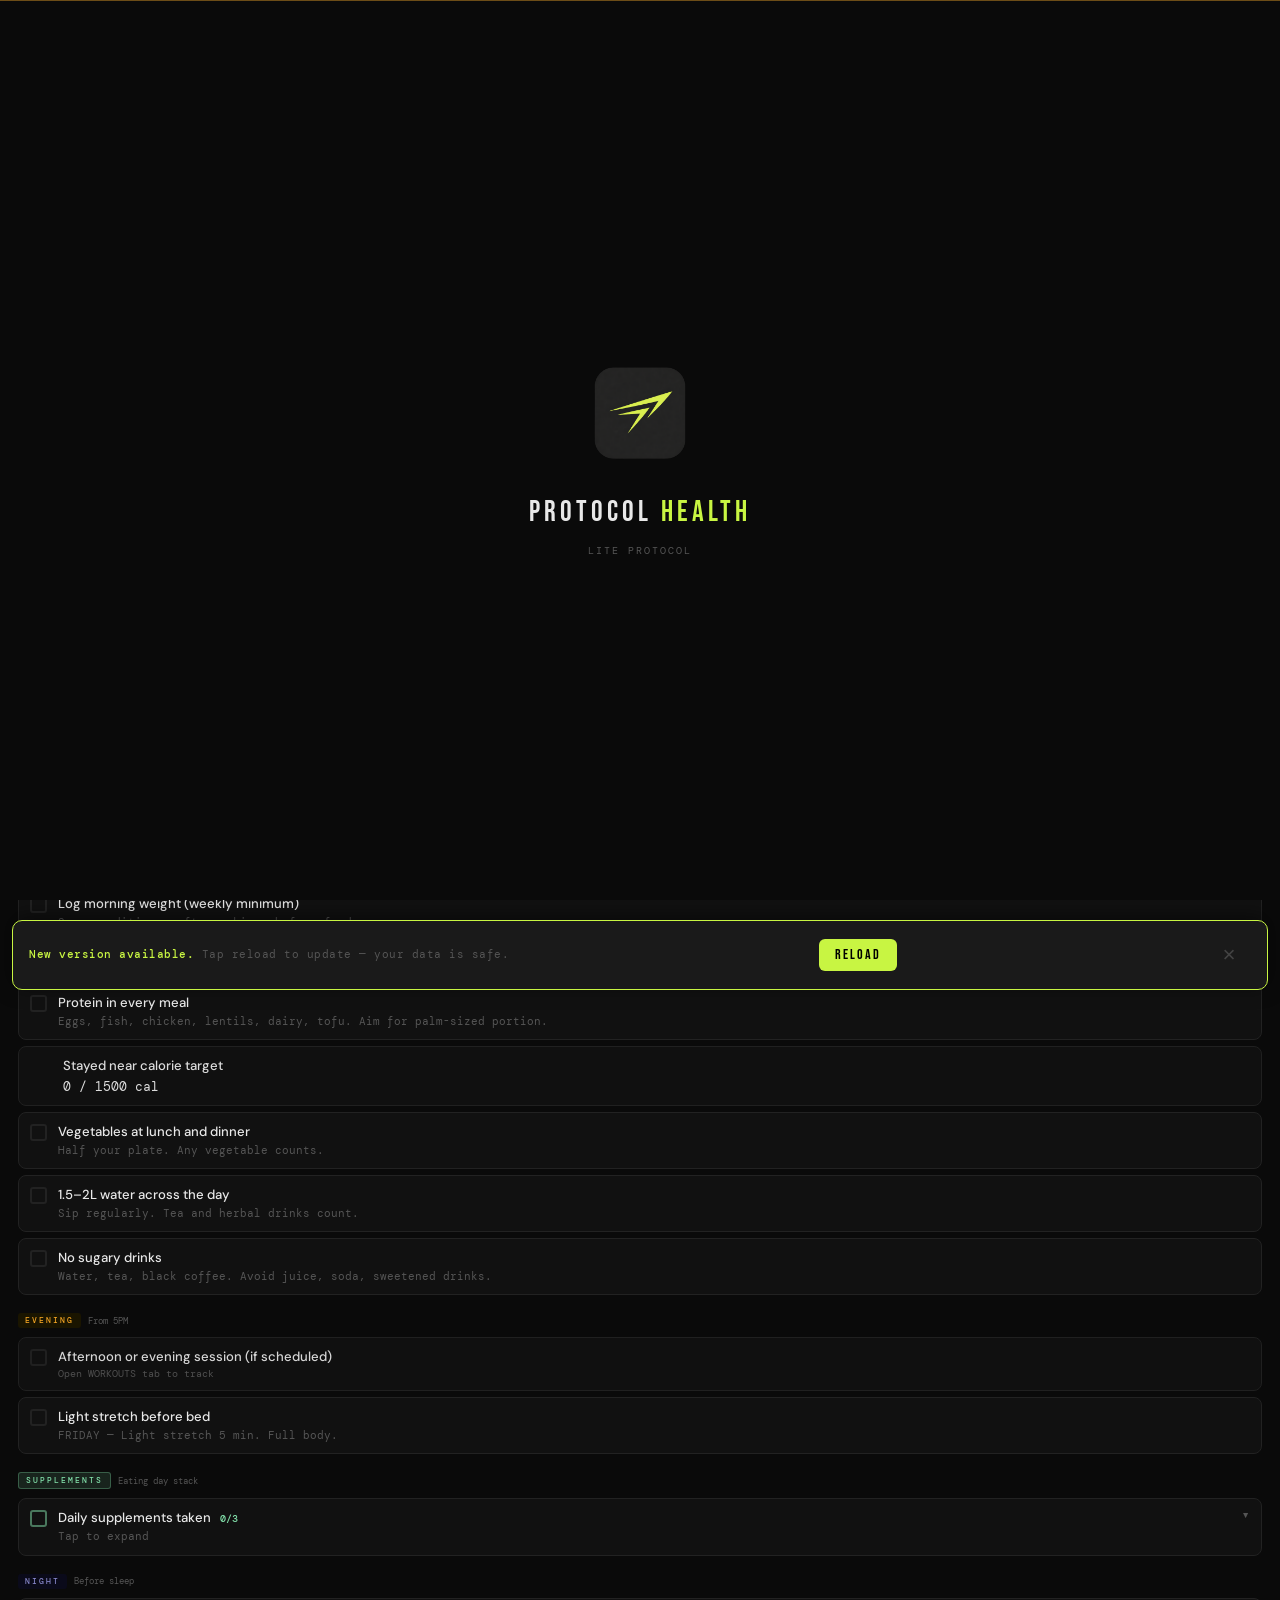
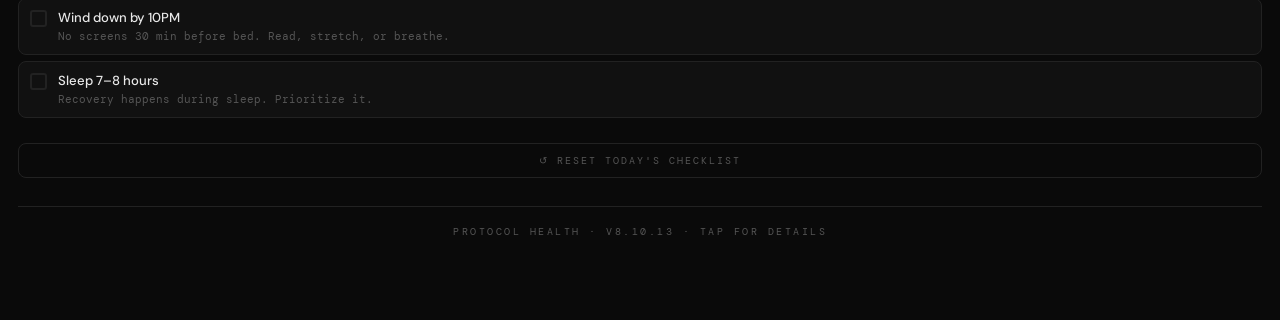
<file: app.html>
<!DOCTYPE html>
<html lang="en">
<head>
<meta charset="UTF-8">
<meta name="viewport" content="width=device-width, initial-scale=1.0, maximum-scale=1.0, user-scalable=no">
<title>PROTOCOL HEALTH</title>
<!-- PWA -->
<link rel="manifest" href="manifest.json">
<meta name="theme-color" content="#0a0a0a">
<meta name="mobile-web-app-capable" content="yes">
<meta name="apple-mobile-web-app-capable" content="yes">
<meta name="apple-mobile-web-app-status-bar-style" content="black-translucent">
<meta name="apple-mobile-web-app-title" content="Protocol Health">
<link rel="icon" type="image/png" sizes="32x32" href="favicon-32.png">
<link rel="icon" type="image/x-icon" href="favicon.ico">
<link rel="apple-touch-icon" href="PH_LOGO_192.png">
<link href="https://fonts.googleapis.com/css2?family=Bebas+Neue&family=DM+Mono:wght@400;500&family=DM+Sans:wght@300;400;500&display=swap" rel="stylesheet">
<style>
:root {
  --bg: #0a0a0a;
  --surface: #111111;
  --surface2: #1a1a1a;
  --border: #222222;
  --accent: #c8f542;
  --accent2: #f5a623;
  --fast: #7b68ee;
  --fast-dim: rgba(123,104,238,0.15);
  --light: #f0b27a;
  --light-dim: rgba(240,178,122,0.15);
  --text: #e8e8e8;
  --muted: #555;
  --danger: #ff4444;
  --green: #3ddc84;
  --green-dim: rgba(61,220,132,0.1);
  --plan-overlay: rgba(255,255,255,0.06);
}
* { margin:0; padding:0; box-sizing:border-box; -webkit-tap-highlight-color:transparent; }
html, body { scrollbar-width:none; }
html::-webkit-scrollbar, body::-webkit-scrollbar { display:none; }
* { -ms-overflow-style:none; }
*::-webkit-scrollbar { display:none; }
body { background:var(--bg); color:var(--text); font-family:'DM Sans',sans-serif; min-height:100vh; padding-bottom:50px; overflow-x:hidden; }

/* HEADER */
.header { padding:22px 18px 12px; border-bottom:1px solid var(--border); display:flex; align-items:flex-end; justify-content:space-between; }
.header-left h1 { font-family:'Bebas Neue',sans-serif; font-size:2.6rem; letter-spacing:3px; color:var(--accent); line-height:1; }
.header-left p { font-family:'DM Mono',monospace; font-size:0.58rem; color:var(--muted); letter-spacing:2px; text-transform:uppercase; margin-top:3px; }
.header-right { display:flex; align-items:center; gap:10px; }
.weight-badge { background:var(--surface2); border:1px solid var(--border); border-radius:8px; padding:6px 12px; text-align:right; }
.weight-badge .w-num { font-family:'Bebas Neue',sans-serif; font-size:1.6rem; color:var(--accent2); line-height:1; }
.weight-badge .w-label { font-family:'DM Mono',monospace; font-size:0.5rem; color:var(--muted); letter-spacing:1px; }
.settings-btn { background:var(--surface2); border:1px solid var(--border); border-radius:8px; width:36px; height:36px; display:flex; align-items:center; justify-content:center; cursor:pointer; transition:all 0.2s; font-size:1rem; flex-shrink:0; }
.settings-btn:hover { border-color:var(--accent); }

/* PLAN BADGE */
.plan-badge { padding:4px 10px; background:var(--surface2); border:1px solid var(--border); border-radius:20px; font-family:'DM Mono',monospace; font-size:0.55rem; letter-spacing:1.5px; text-transform:uppercase; color:var(--muted); margin:8px 18px; display:inline-block; }
.plan-badge.agro { border-color:#ff6b35; color:#ff6b35; background:rgba(255,107,53,0.08); }
.plan-badge.cut { border-color:#4ecdc4; color:#4ecdc4; background:rgba(78,205,196,0.08); }
.plan-badge.bulk { border-color:#f7dc6f; color:#f7dc6f; background:rgba(247,220,111,0.08); }
.plan-badge.maint { border-color:#82e0aa; color:#82e0aa; background:rgba(130,224,170,0.08); }

/* TABS */
.tabs { display:flex; border-bottom:1px solid var(--border); overflow-x:auto; scrollbar-width:none; }
.tabs::-webkit-scrollbar { display:none; }
.tab { flex:1; min-width:55px; padding:11px 4px; background:none; border:none; color:var(--muted); font-family:'DM Mono',monospace; font-size:0.55rem; letter-spacing:1px; text-transform:uppercase; cursor:pointer; border-bottom:2px solid transparent; transition:all 0.2s; white-space:nowrap; }
.tab.active { color:var(--accent); border-bottom-color:var(--accent); }

/* SECTIONS */
.section { display:none; padding:14px 18px; }
.section.active { display:block; }

/* GOAL BAR */
.goal-strip { background:var(--surface2); border:1px solid var(--border); border-radius:8px; padding:11px 13px; margin-bottom:14px; display:flex; gap:12px; align-items:center; }
.goal-block { text-align:center; }
.goal-val { font-family:'Bebas Neue',sans-serif; font-size:1.3rem; line-height:1; }
.goal-val.current { color:var(--accent2); }
.goal-val.target { color:var(--accent); }
.goal-val.remain { color:var(--text); }
.goal-lbl { font-family:'DM Mono',monospace; font-size:0.48rem; color:var(--muted); letter-spacing:1px; text-transform:uppercase; margin-top:2px; }
.goal-divider { width:1px; height:30px; background:var(--border); flex-shrink:0; }
.goal-bar-wrap { flex:1; }
.goal-bar-track { height:5px; background:var(--border); border-radius:3px; overflow:hidden; margin-bottom:4px; }
.goal-bar-fill { height:100%; background:linear-gradient(90deg,var(--accent2),var(--accent)); border-radius:3px; transition:width 0.4s ease; }
.goal-pct { font-family:'DM Mono',monospace; font-size:0.58rem; color:var(--muted); }

/* DURATION BAR */
.duration-strip { background:var(--surface); border:1px solid var(--border); border-radius:8px; padding:10px 13px; margin-bottom:14px; display:none; }
.duration-strip.visible { display:block; }
.duration-top { display:flex; justify-content:space-between; margin-bottom:6px; }
.duration-top span { font-family:'DM Mono',monospace; font-size:0.6rem; color:var(--muted); letter-spacing:1px; }
.duration-top .dpct { color:var(--accent); }
.duration-bar-track { height:4px; background:var(--border); border-radius:2px; overflow:hidden; }
.duration-bar-fill { height:100%; background:var(--accent); border-radius:2px; transition:width 0.4s; }

/* PROGRESS */
.progress-wrap { background:var(--surface); border:1px solid var(--border); border-radius:8px; padding:11px; margin-bottom:14px; }
.progress-top { display:flex; justify-content:space-between; margin-bottom:7px; }
.progress-top span { font-family:'DM Mono',monospace; font-size:0.6rem; color:var(--muted); letter-spacing:1px; }
.progress-top .pct { color:var(--accent); font-weight:500; }
.progress-bar { height:4px; background:var(--border); border-radius:2px; overflow:hidden; }
.progress-fill { height:100%; background:var(--accent); border-radius:2px; transition:width 0.3s; }

.day-label { font-family:'Bebas Neue',sans-serif; font-size:1.2rem; letter-spacing:2px; color:var(--muted); margin-bottom:12px; }
.day-label span { color:var(--accent); }

/* CHECKLIST */
.checklist-group { margin-bottom:18px; }
.group-header { display:flex; align-items:center; gap:7px; margin-bottom:9px; }
.group-tag { font-family:'DM Mono',monospace; font-size:0.52rem; letter-spacing:2px; text-transform:uppercase; padding:2px 7px; border-radius:3px; font-weight:500; }
.tag-morning { background:#1a2a00; color:var(--accent); }
.tag-evening { background:#1a1500; color:var(--accent2); }
.tag-food { background:#1a0a0a; color:#ff7070; }
.tag-rules { background:#0a1a1a; color:#70c8ff; }
.tag-fast { background:var(--fast-dim); color:var(--fast); border:1px solid var(--fast); }
.tag-light { background:var(--light-dim); color:var(--light); border:1px solid var(--light); }
.tag-stretch { background:#1a0a1a; color:#dd88ff; }
.tag-supplements { background:rgba(130,224,170,0.12); color:#82e0aa; border:1px solid rgba(130,224,170,0.3); }
.tag-night { background:#0a0a1a; color:#8888cc; }
.group-time { font-family:'DM Mono',monospace; font-size:0.58rem; color:var(--muted); }

.check-item { display:flex; align-items:flex-start; gap:11px; padding:10px 11px; background:var(--surface); border:1px solid var(--border); border-radius:8px; margin-bottom:6px; cursor:pointer; transition:all 0.15s; user-select:none; }
.check-item:hover { border-color:#333; }
.check-item.done { border-color:var(--accent); background:#0f1a00; }
.check-item.done .item-title { text-decoration:line-through; color:var(--muted); }
.checkbox { width:17px; height:17px; border:2px solid var(--border); border-radius:3px; flex-shrink:0; margin-top:1px; display:flex; align-items:center; justify-content:center; transition:all 0.15s; }
.check-item.done .checkbox { background:var(--accent); border-color:var(--accent); }
.checkbox-tick { color:#000; font-size:10px; font-weight:bold; display:none; }
.check-item.done .checkbox-tick { display:block; }
.item-content { flex:1; }
.item-title { font-size:0.82rem; font-weight:500; margin-bottom:2px; transition:all 0.15s; }
.item-sub { font-size:0.67rem; color:var(--muted); font-family:'DM Mono',monospace; line-height:1.5; }

.fast-day-banner { background:var(--fast-dim); border:1px solid var(--fast); border-radius:8px; padding:11px 13px; margin-bottom:14px; display:none; }
.fast-day-banner.visible { display:block; }
.fast-banner-title { font-family:'Bebas Neue',sans-serif; font-size:0.95rem; letter-spacing:2px; color:var(--fast); margin-bottom:3px; }
.fast-banner-sub { font-family:'DM Mono',monospace; font-size:0.62rem; color:#9988cc; line-height:1.6; }
/* ─── Fast window controls (Phase C) ───────────────────────────────────────── */
.fast-banner-controls { margin-top:10px; padding-top:10px; border-top:1px solid rgba(255,255,255,0.08); }
.fast-banner-controls:empty { display:none; }
.fw-state { margin-bottom:8px; }
.fw-timer { font-family:'Bebas Neue',sans-serif; font-size:1.1rem; letter-spacing:2px; color:var(--fast); }
.fw-timer span { color:var(--text); }
.fw-meta { font-family:'DM Mono',monospace; font-size:0.6rem; color:#9988cc; margin-top:2px; }
.fw-state-broken .fw-broken-pill { display:inline-block; background:rgba(255,152,0,0.18); color:var(--accent2); padding:3px 8px; border-radius:4px; font-family:'DM Mono',monospace; font-size:0.62rem; letter-spacing:1px; }
.fw-state-done .fw-timer { color:var(--accent); }
.fw-btn-row { display:flex; gap:6px; flex-wrap:wrap; }
.fw-btn { flex:1; min-width:100px; padding:8px 10px; border-radius:6px; border:1px solid var(--border); background:transparent; color:var(--text); font-family:'Bebas Neue',sans-serif; font-size:0.8rem; letter-spacing:1.5px; cursor:pointer; }
.fw-btn-start { background:var(--fast); color:#fff; border-color:var(--fast); }
.fw-btn-end { background:var(--accent2); color:#000; border-color:var(--accent2); }
.fw-btn-edit { color:var(--muted); }
.fw-btn:active { transform:scale(0.97); }
.fast-window-editor { background:var(--surface); border:1px solid var(--border); border-radius:8px; padding:10px 12px; margin-bottom:10px; }
.fw-editor-title { font-family:'Bebas Neue',sans-serif; font-size:0.8rem; letter-spacing:2px; color:var(--fast); margin-bottom:6px; }
.fw-editor-title + .fw-meta, .fw-editor-title + .fw-broken-pill { margin-bottom:8px; display:block; }
.light-day-banner { background:var(--light-dim); border:1px solid var(--light); border-radius:8px; padding:11px 13px; margin-bottom:14px; display:none; }
.light-day-banner.visible { display:block; }
.light-banner-title { font-family:'Bebas Neue',sans-serif; font-size:0.95rem; letter-spacing:2px; color:var(--light); margin-bottom:3px; }
.light-banner-sub { font-family:'DM Mono',monospace; font-size:0.62rem; color:#cc9966; line-height:1.6; }

/* SECTION TITLE */
.section-title { font-family:'Bebas Neue',sans-serif; font-size:1.1rem; letter-spacing:3px; color:var(--muted); margin-bottom:11px; margin-top:4px; }
.section-title span { color:var(--text); }
.section-note { font-size:0.7rem; color:var(--muted); margin-bottom:12px; line-height:1.6; font-family:'DM Mono',monospace; }

/* WORKOUT CARDS */
.workout-card { background:var(--surface); border:1px solid var(--border); border-radius:10px; overflow:hidden; margin-bottom:12px; }
.workout-card-header { padding:11px 13px; background:var(--surface2); display:flex; justify-content:space-between; align-items:center; cursor:pointer; }
.workout-card-header h3 { font-family:'Bebas Neue',sans-serif; font-size:0.95rem; letter-spacing:2px; color:var(--accent); }
.wch-right { text-align:right; }
.workout-card-header .meta { font-family:'DM Mono',monospace; font-size:0.58rem; color:var(--muted); }
.workout-body { max-height:0; overflow:hidden; transition:max-height 0.3s ease; }
.workout-body.open { max-height:2000px; }
.exercise-row { display:grid; grid-template-columns:1fr auto; gap:8px; align-items:center; padding:9px 13px; border-bottom:1px solid var(--border); }
.exercise-row:last-child { border-bottom:none; }
.ex-name { font-size:0.8rem; font-weight:500; }
.ex-detail { font-family:'DM Mono',monospace; font-size:0.6rem; color:var(--muted); margin-top:2px; }
.ex-sets { font-family:'DM Mono',monospace; font-size:0.68rem; color:var(--accent2); text-align:right; white-space:nowrap; }

/* WORKOUT EXERCISE CHECKBOXES */
.wex-row { cursor:pointer; transition:all 0.15s; }
.wex-row:active { background:rgba(200,245,66,0.05); }
.wex-cb { width:16px; height:16px; border:2px solid var(--border); border-radius:3px; flex-shrink:0; margin-top:2px; display:flex; align-items:center; justify-content:center; transition:all 0.15s; }
.wex-tick { color:#000; font-size:9px; font-weight:bold; display:none; }
.wex-done .wex-cb { background:var(--accent); border-color:var(--accent); }
.wex-done .wex-tick { display:block; }
.wex-done .ex-name { text-decoration:line-through; color:var(--muted); }
.wex-done .ex-sets { color:var(--muted); }

/* SUPPLEMENT SUB-ITEMS */
.sup-panel { margin-top:6px; border-top:1px solid var(--border); padding-top:6px; }
.sup-item { display:flex; align-items:center; gap:8px; padding:5px 0; cursor:pointer; transition:all 0.1s; }
.sup-item:active { opacity:0.7; }
.sup-cb { width:14px; height:14px; border:2px solid var(--border); border-radius:3px; flex-shrink:0; display:flex; align-items:center; justify-content:center; transition:all 0.15s; }
.sup-tick { color:#000; font-size:8px; font-weight:bold; display:none; }
.sup-item.done .sup-cb { background:#82e0aa; border-color:#82e0aa; }
.sup-item.done .sup-tick { display:block; }
.sup-item.done .sup-name { text-decoration:line-through; color:var(--muted); }
.sup-name { font-size:0.72rem; }
.sup-dose { font-family:'DM Mono',monospace; font-size:0.6rem; color:var(--accent2); margin-left:4px; }
.sup-when { font-family:'DM Mono',monospace; font-size:0.55rem; color:var(--muted); }
.sup-count { font-family:'DM Mono',monospace; font-size:0.6rem; color:#82e0aa; margin-left:6px; }
.check-item.has-subitems .checkbox { border-color:rgba(130,224,170,0.5); }
.check-item.has-subitems.done .checkbox { background:#82e0aa; border-color:#82e0aa; }
.check-item.has-subitems.partial .checkbox { background:rgba(130,224,170,0.4); border-color:#82e0aa; }
.check-item.has-subitems.partial .checkbox-tick { display:block; color:rgba(0,0,0,0.4); }
.sup-expand-icon { font-size:0.55rem; color:var(--muted); transition:transform 0.2s; flex-shrink:0; }
.sup-expand-icon.open { transform:rotate(180deg); }

/* AUTO-STATUS INDICATORS (calorie ceiling + workout items) */
.check-item.auto-status { cursor:default; opacity:0.92; }
.check-item.auto-status .checkbox { border-color:var(--border); background:transparent; }
.check-item.auto-status.done .checkbox { background:var(--accent); border-color:var(--accent); }
.check-item.auto-status.fail .checkbox { background:var(--danger); border-color:var(--danger); }
.check-item.auto-status.fail .checkbox-tick { display:block; }
.check-item.auto-status .auto-val { font-family:'DM Mono',monospace; font-size:0.65rem; color:var(--muted); margin-top:1px; }
.check-item.auto-status.done .auto-val { color:var(--accent); }
.check-item.auto-status.fail .auto-val { color:var(--danger); }

.chevron { color:var(--muted); font-size:0.7rem; transition:transform 0.2s; display:block; margin-top:3px; }
.chevron.open { transform:rotate(180deg); }

/* WEEK GRID */
.week-grid { display:grid; grid-template-columns:repeat(7,1fr); gap:4px; margin-bottom:16px; }
.day-pill { background:var(--surface); border:1px solid var(--border); border-radius:6px; padding:6px 2px; text-align:center; }
.day-pill.today { border-color:var(--accent); }
.day-pill-name { font-family:'DM Mono',monospace; font-size:0.48rem; color:var(--muted); letter-spacing:1px; margin-bottom:2px; }
.day-pill-type { font-size:0.85rem; }

/* RULES */
.rule-card { background:var(--surface); border:1px solid var(--border); border-left:3px solid var(--accent); border-radius:8px; padding:11px 13px; margin-bottom:8px; }
.rule-num { font-family:'DM Mono',monospace; font-size:0.52rem; color:var(--muted); letter-spacing:2px; margin-bottom:3px; }
.rule-text { font-size:0.82rem; font-weight:500; line-height:1.4; }
.rule-sub { font-size:0.7rem; color:var(--muted); margin-top:3px; line-height:1.5; }

/* CALENDAR */
.month-nav { display:flex; align-items:center; justify-content:space-between; margin-bottom:12px; }
.month-nav-btn { background:var(--surface); border:1px solid var(--border); color:var(--text); padding:6px 12px; border-radius:6px; font-family:'DM Mono',monospace; font-size:0.65rem; cursor:pointer; transition:all 0.15s; letter-spacing:1px; }
.month-nav-btn:hover { border-color:var(--accent); color:var(--accent); }
.month-title { font-family:'Bebas Neue',sans-serif; font-size:1.2rem; letter-spacing:3px; color:var(--text); }
.month-title span { color:var(--accent2); }
.cal-day-headers { display:grid; grid-template-columns:repeat(7,1fr); gap:3px; margin-bottom:3px; }
.cal-day-hdr { text-align:center; font-family:'DM Mono',monospace; font-size:0.5rem; color:var(--muted); padding:2px 0; }
.cal-grid-main { display:grid; grid-template-columns:repeat(7,1fr); gap:3px; margin-bottom:12px; }
.cal-cell { aspect-ratio:1; background:var(--surface); border:1px solid var(--border); border-radius:6px; display:flex; flex-direction:column; align-items:center; justify-content:center; cursor:pointer; transition:all 0.15s; position:relative; overflow:hidden; }
.cal-cell.empty { background:none; border-color:transparent; cursor:default; }
.cal-cell.today-cal { border-color:var(--accent); box-shadow:0 0 7px rgba(200,245,66,0.12); }
.cal-cell.future-cal { opacity:0.35; }
.cal-cell.cal-done { background:var(--green-dim); border-color:var(--green); }
.cal-cell.cal-missed { background:rgba(255,68,68,0.07); border-color:rgba(255,68,68,0.2); }
.cal-cell.cal-fast { background:var(--fast-dim); border-color:var(--fast); }
.cal-cell.cal-light { background:var(--light-dim); border-color:var(--light); }
.cal-cell.cal-partial { background:rgba(245,166,35,0.1); border-color:var(--accent2); }
.cal-cell.plan-day { border-color:#ffffff !important; box-shadow:inset 0 0 0 1px #ffffff; }
.cal-cell.plan-day.cal-done .cal-num { color:var(--green); }
.cal-cell.plan-day.cal-fast .cal-num { color:var(--fast); }
.cal-cell.plan-day.cal-light .cal-num { color:var(--light); }
.cal-cell.plan-day.cal-partial .cal-num { color:var(--accent2); }
.cal-cell.plan-day.cal-missed .cal-num { color:#ff7070; }
.cal-num { font-weight:700; font-size:0.82rem; color:var(--text); line-height:1; }
.cal-cell.cal-done .cal-num { color:var(--green); }
.cal-cell.cal-fast .cal-num { color:var(--fast); }
.cal-cell.cal-partial .cal-num { color:var(--accent2); }
.cal-cell.cal-missed .cal-num { color:#ff7070; }
.cal-wt { font-family:'DM Mono',monospace; font-size:0.42rem; color:var(--muted); margin-top:1px; }
.cal-cell.cal-done .cal-wt { color:var(--green); }
.cal-legend { display:flex; flex-wrap:wrap; gap:7px; margin-bottom:14px; }
.leg-item { display:flex; align-items:center; gap:4px; font-family:'DM Mono',monospace; font-size:0.55rem; color:var(--muted); }
.leg-dot { width:9px; height:9px; border-radius:2px; border:1px solid; }
.month-stats { display:grid; grid-template-columns:repeat(4,1fr); gap:6px; margin-bottom:12px; }
.mstat { background:var(--surface); border:1px solid var(--border); border-radius:7px; padding:8px 6px; text-align:center; }
.mstat-val { font-family:'Bebas Neue',sans-serif; font-size:1.1rem; color:var(--accent); }
.mstat-val.green { color:var(--green); }
.mstat-val.orange { color:var(--accent2); }
.mstat-val.purple { color:var(--fast); }
.mstat-lbl { font-family:'DM Mono',monospace; font-size:0.47rem; color:var(--muted); letter-spacing:1px; text-transform:uppercase; margin-top:1px; }

/* WEIGHT LOG */
.weight-input-wrap { display:flex; gap:7px; margin-bottom:16px; }
.weight-input { flex:1; background:var(--surface); border:1px solid var(--border); border-radius:8px; padding:10px 13px; color:var(--text); font-family:'DM Mono',monospace; font-size:0.9rem; outline:none; transition:border-color 0.2s; }
.weight-input:focus { border-color:var(--accent); }
.log-btn { background:var(--accent); color:#000; border:none; border-radius:8px; padding:10px 16px; font-family:'Bebas Neue',sans-serif; font-size:0.9rem; letter-spacing:2px; cursor:pointer; }
.weight-history { background:var(--surface); border:1px solid var(--border); border-radius:10px; overflow:hidden; }
.weight-history-header { padding:9px 13px; background:var(--surface2); font-family:'DM Mono',monospace; font-size:0.58rem; color:var(--muted); letter-spacing:2px; text-transform:uppercase; display:grid; grid-template-columns:1fr auto auto; gap:12px; }
.weight-entry { display:grid; grid-template-columns:1fr auto auto; gap:12px; align-items:center; padding:10px 13px; border-top:1px solid var(--border); }
.we-date { font-family:'DM Mono',monospace; font-size:0.68rem; color:var(--muted); }
.we-weight { font-family:'DM Mono',monospace; font-size:0.82rem; font-weight:500; }
.we-delta { font-family:'DM Mono',monospace; font-size:0.68rem; min-width:42px; text-align:right; }
.delta-down { color:var(--accent); }
.delta-up { color:var(--danger); }
.delta-same { color:var(--muted); }
.empty-state { padding:26px; text-align:center; font-family:'DM Mono',monospace; font-size:0.68rem; color:var(--muted); line-height:1.8; }

/* RADAR CHART */
.radar-wrap { background:var(--surface); border:1px solid var(--border); border-radius:10px; padding:14px; margin-bottom:16px; }
/* ─── Reality check (Phase D) ─────────────────────────────────────────────── */
.reality-check { background:var(--surface); border:1px solid var(--border); border-radius:10px; padding:14px; margin-bottom:16px; }
.rc-header { display:flex; justify-content:space-between; align-items:center; margin-bottom:10px; }
.rc-title { font-family:'Bebas Neue',sans-serif; font-size:1rem; letter-spacing:2px; color:var(--muted); }
.rc-title span { color:var(--text); }
.rc-state-pill { font-family:'DM Mono',monospace; font-size:0.55rem; letter-spacing:1px; padding:3px 8px; border-radius:4px; font-weight:500; }
.rc-row { display:flex; justify-content:space-between; align-items:center; padding:5px 0; font-family:'DM Mono',monospace; font-size:0.66rem; }
.rc-label { color:var(--muted); }
.rc-val { color:var(--text); font-weight:500; }
/* Phase 1 (v7.2.0): Reality Check structural sections + cadence + explain link */
.rc-header-actions { display:flex; align-items:center; gap:6px; }
.rc-explain-btn { background:transparent; border:1px solid var(--border); color:var(--muted); font-family:'DM Mono',monospace; font-size:0.55rem; letter-spacing:1px; padding:3px 8px; border-radius:4px; cursor:pointer; }
.rc-explain-btn:active { transform:scale(0.97); }
.rc-section { padding:6px 0; border-top:1px solid var(--border); }
.rc-section:first-of-type { border-top:none; padding-top:0; }
.rc-cadence-note { font-family:'DM Mono',monospace; font-size:0.6rem; color:var(--muted); line-height:1.5; margin-top:6px; padding-top:6px; border-top:1px dashed var(--border); }
.rc-explain-section { margin-bottom:12px; }
.rc-explain-h { font-family:'Bebas Neue',sans-serif; font-size:0.78rem; letter-spacing:1.5px; color:var(--accent); margin-bottom:4px; }
.rc-explain-p { font-family:'DM Sans',sans-serif; font-size:0.7rem; color:var(--text); line-height:1.55; margin:0; }
.rc-explain-p em { color:var(--accent2); font-style:italic; }
/* Phase 3 (v7.2.2): plan-aware calorie safety hint + warning */
.cal-floor-hint { font-family:'DM Mono',monospace; font-size:0.6rem; color:var(--muted); margin-top:4px; line-height:1.5; }
.cal-floor-hint:empty { display:none; }
.cal-floor-warn { font-size:0.7rem; color:var(--accent2); margin-top:6px; padding:7px 10px; border-radius:6px; background:rgba(255,152,0,0.1); border:1px solid rgba(255,152,0,0.35); line-height:1.55; }
/* Phase 8 (v7.5.0): linked offset mode visual cues */
.field-input[readonly] { background:rgba(200,245,66,0.06); border-color:rgba(200,245,66,0.25); cursor:not-allowed; }
#linkedOffsetRow { padding-left:8px; border-left:2px solid rgba(200,245,66,0.3); }
/* Phase 9 (v7.6.0): adaptive activity multiplier diagnostic row */
.activity-infer-row { display:none; align-items:center; justify-content:space-between; gap:8px; margin-top:6px; padding:6px 10px; background:rgba(78,205,196,0.08); border:1px solid rgba(78,205,196,0.25); border-radius:6px; }
.activity-infer-text { font-family:'DM Mono',monospace; font-size:0.6rem; color:var(--muted); line-height:1.5; flex:1; }
.activity-infer-apply-btn { background:transparent; border:1px solid rgba(78,205,196,0.6); color:#4ecdc4; font-family:'DM Mono',monospace; font-size:0.6rem; letter-spacing:1px; padding:4px 10px; border-radius:4px; cursor:pointer; flex-shrink:0; }
.activity-infer-apply-btn:active { transform:scale(0.97); }
/* Phase 11 (v7.7.0): backup history list */
.backup-history-list { margin-top:10px; padding:10px 13px; background:var(--surface); border:1px solid var(--border); border-radius:8px; font-family:'DM Mono',monospace; }
.backup-history-header { font-size:0.6rem; color:var(--muted); letter-spacing:1px; margin-bottom:6px; }
.backup-history-row { display:flex; justify-content:space-between; align-items:center; gap:8px; padding:4px 0; font-size:0.62rem; color:var(--text); border-top:1px solid var(--border); }
.backup-history-row:first-of-type { border-top:none; }
.bh-when { color:var(--text); flex-shrink:0; }
.bh-name { color:var(--muted); font-size:0.55rem; overflow:hidden; text-overflow:ellipsis; white-space:nowrap; max-width:60%; text-align:right; }
/* Phase 5 (v7.3.0): sickness toggle (TODAY tab + day modal) + calendar icon overlay */
.sick-toggle-row { display:flex; align-items:center; gap:8px; padding:8px 10px; background:var(--surface); border:1px solid var(--border); border-radius:6px; cursor:pointer; font-family:'DM Mono',monospace; font-size:0.7rem; color:var(--muted); }
.sick-toggle-row input[type=checkbox] { width:16px; height:16px; accent-color:var(--accent2); flex-shrink:0; }
.sick-toggle-row input[type=checkbox]:checked + span { color:var(--text); }
.cal-cell.cal-sick { /* keeps base color from compliance class; icon overlay distinguishes it */ }
.cal-sick-icon { position:absolute; top:2px; right:3px; font-size:0.7rem; line-height:1; opacity:0.85; pointer-events:none; }
.radar-header { display:flex; justify-content:space-between; align-items:center; margin-bottom:10px; }
.radar-title { font-family:'Bebas Neue',sans-serif; font-size:1rem; letter-spacing:2px; color:var(--muted); }
.radar-title span { color:var(--text); }
.radar-toggle { display:flex; gap:0; border:1px solid var(--border); border-radius:5px; overflow:hidden; }
.radar-toggle-btn { background:none; border:none; color:var(--muted); font-family:'DM Mono',monospace; font-size:0.55rem; letter-spacing:1px; padding:4px 10px; cursor:pointer; transition:all 0.15s; }
.radar-toggle-btn.active { background:var(--accent); color:#000; font-weight:500; }
.radar-svg-wrap { display:flex; justify-content:center; align-items:center; overflow:visible; }
.radar-svg-wrap svg { max-width:100%; height:auto; display:block; }
.radar-legend { display:grid; grid-template-columns:1fr 1fr; gap:6px 12px; margin-top:12px; padding-top:10px; border-top:1px solid var(--border); }
.radar-leg-item { display:flex; align-items:center; gap:6px; font-family:'DM Mono',monospace; font-size:0.52rem; color:var(--muted); }
.radar-leg-dot { width:7px; height:7px; border-radius:2px; flex-shrink:0; }
.radar-leg-val { color:var(--accent); margin-left:auto; font-weight:500; }
.radar-empty { text-align:center; font-family:'DM Mono',monospace; font-size:0.68rem; color:var(--muted); padding:30px 0; line-height:1.8; }

/* RESET/ACTION BTNS */
.reset-btn { width:100%; background:none; border:1px solid var(--border); border-radius:8px; padding:10px; color:var(--muted); font-family:'DM Mono',monospace; font-size:0.62rem; letter-spacing:2px; cursor:pointer; margin-top:7px; transition:all 0.2s; }
.reset-btn:hover { border-color:var(--danger); color:var(--danger); }
.action-row { display:flex; gap:7px; margin-top:7px; }
.action-row .reset-btn { margin-top:0; flex:1; }

/* MODALS */
.modal-overlay { display:none; position:fixed; inset:0; background:rgba(0,0,0,0.88); z-index:1000; padding:16px; overflow-y:auto; }
.modal-overlay.active { display:flex; align-items:flex-start; justify-content:center; padding-top:28px; }
.modal { background:var(--bg); border:1px solid var(--border); border-radius:14px; max-width:440px; width:100%; overflow:hidden; animation:slideUp 0.22s ease; }
@keyframes slideUp { from { opacity:0; transform:translateY(14px); } to { opacity:1; transform:translateY(0); } }
.modal-top { background:var(--surface2); padding:14px 17px; border-bottom:1px solid var(--border); display:flex; justify-content:space-between; align-items:center; }
.modal-top h2 { font-family:'Bebas Neue',sans-serif; font-size:1.2rem; letter-spacing:2px; color:var(--accent); }
.modal-date-sub { font-family:'DM Mono',monospace; font-size:0.62rem; color:var(--muted); margin-top:2px; }
.close-x { background:none; border:1px solid var(--border); color:var(--muted); width:28px; height:28px; border-radius:6px; font-size:16px; cursor:pointer; display:flex; align-items:center; justify-content:center; transition:all 0.15s; flex-shrink:0; }
.close-x:hover { border-color:var(--accent); color:var(--accent); }
.modal-body { padding:16px; }
.field-group { margin-bottom:13px; }
.field-label { font-family:'DM Mono',monospace; font-size:0.58rem; text-transform:uppercase; letter-spacing:1px; color:var(--muted); margin-bottom:5px; display:block; }
.field-input { width:100%; padding:9px 11px; background:var(--surface); border:1px solid var(--border); border-radius:8px; color:var(--text); font-family:'DM Mono',monospace; font-size:0.88rem; outline:none; transition:border-color 0.15s; }
.field-input:focus { border-color:var(--accent); }
.field-input::placeholder { color:var(--muted); }
textarea.field-input { min-height:65px; resize:vertical; font-family:'DM Sans',sans-serif; font-size:0.8rem; line-height:1.5; }
.check-row-modal { display:flex; align-items:center; gap:9px; padding:8px 10px; background:var(--surface); border:1px solid var(--border); border-radius:7px; margin-bottom:6px; cursor:pointer; }
.check-row-modal input[type="checkbox"] { width:15px; height:15px; accent-color:var(--accent); cursor:pointer; }
.check-row-modal label { font-size:0.8rem; color:var(--text); cursor:pointer; }
.fast-toggle { width:100%; padding:9px; background:var(--fast-dim); border:1px solid var(--fast); border-radius:8px; color:var(--fast); font-family:'DM Mono',monospace; font-size:0.68rem; letter-spacing:1.5px; cursor:pointer; text-transform:uppercase; transition:all 0.15s; margin-bottom:13px; }
.fast-toggle.active { background:var(--fast); color:#000; font-weight:bold; }
.light-toggle { width:100%; padding:9px; background:var(--light-dim); border:1px solid var(--light); border-radius:8px; color:var(--light); font-family:'DM Mono',monospace; font-size:0.68rem; letter-spacing:1.5px; cursor:pointer; text-transform:uppercase; transition:all 0.15s; margin-bottom:13px; }
.light-toggle.active { background:var(--light); color:#000; font-weight:bold; }
.save-btn { width:100%; padding:12px; background:var(--accent); color:#000; border:none; border-radius:9px; font-family:'Bebas Neue',sans-serif; font-size:0.95rem; letter-spacing:2px; cursor:pointer; transition:opacity 0.15s; }
.save-btn:active { opacity:0.85; }
.fast-protocol-box { background:var(--fast-dim); border:1px solid var(--fast); border-radius:8px; padding:11px; margin-bottom:13px; }
.fast-protocol-title { font-family:'DM Mono',monospace; font-size:0.58rem; letter-spacing:2px; text-transform:uppercase; color:var(--fast); margin-bottom:7px; }
.fast-protocol-body { font-size:0.75rem; color:#aa99dd; line-height:1.7; }
.light-protocol-box { background:var(--light-dim); border:1px solid var(--light); border-radius:8px; padding:11px; margin-bottom:13px; }
.light-protocol-title { font-family:'DM Mono',monospace; font-size:0.58rem; letter-spacing:2px; text-transform:uppercase; color:var(--light); margin-bottom:7px; }
.light-protocol-body { font-size:0.75rem; color:#cc9966; line-height:1.7; }

/* EXPORT */
.export-overlay { display:none; position:fixed; inset:0; background:rgba(0,0,0,0.92); z-index:2000; padding:20px; overflow-y:auto; }
.export-overlay.active { display:flex; align-items:flex-start; justify-content:center; padding-top:28px; }
.export-box { background:var(--bg); border:1px solid var(--border); border-radius:14px; max-width:500px; width:100%; padding:20px; max-height:80vh; overflow-y:auto; }
.export-box h3 { font-family:'Bebas Neue',sans-serif; font-size:1.1rem; letter-spacing:2px; color:var(--accent); margin-bottom:11px; }
.export-text { background:var(--surface); border:1px solid var(--border); border-radius:8px; padding:13px; font-family:'DM Mono',monospace; font-size:0.68rem; color:var(--text); line-height:1.8; max-height:50vh; overflow-y:auto; margin-bottom:9px; }
.export-text h1 { font-family:'Bebas Neue',sans-serif; font-size:1rem; letter-spacing:2px; color:var(--accent); margin:0 0 8px 0; }
.export-text h2 { font-family:'Bebas Neue',sans-serif; font-size:0.85rem; letter-spacing:1.5px; color:var(--accent2); margin:14px 0 6px 0; border-bottom:1px solid var(--border); padding-bottom:4px; }
.export-text h3 { font-family:'DM Mono',monospace; font-size:0.65rem; color:var(--text); margin:10px 0 4px 0; }
.export-text p { margin:2px 0; line-height:1.6; }
.export-text hr { border:none; border-top:1px solid var(--border); margin:10px 0; }
.export-text table { width:100%; border-collapse:collapse; margin:6px 0; font-size:0.62rem; }
.export-text th { text-align:left; padding:4px 6px; background:var(--surface2); border:1px solid var(--border); color:var(--accent); font-weight:600; }
.export-text td { padding:4px 6px; border:1px solid var(--border); color:var(--text); }
.export-text blockquote { border-left:2px solid var(--accent2); padding-left:8px; margin:4px 0; color:var(--muted); font-style:italic; }
.export-text ul { padding-left:16px; margin:4px 0; }
.export-text li { margin:2px 0; line-height:1.5; }
.export-text strong { color:var(--text); }
.copy-btn { width:100%; padding:11px; background:var(--accent); color:#000; border:none; border-radius:8px; font-weight:700; font-size:0.82rem; cursor:pointer; margin-bottom:7px; font-family:'Bebas Neue',sans-serif; letter-spacing:2px; }
.export-btn-row { display:flex; gap:7px; margin-bottom:7px; }
.export-btn-row button { flex:1; padding:11px; border:none; border-radius:8px; font-weight:700; font-size:0.75rem; cursor:pointer; font-family:'Bebas Neue',sans-serif; letter-spacing:2px; }
.export-btn-copy { background:var(--accent); color:#000; }
.export-btn-download { background:var(--surface2); color:var(--accent); border:1px solid var(--accent)!important; }

/* ══ SETTINGS PANEL ══ */
.settings-overlay { display:none; position:fixed; inset:0; background:rgba(0,0,0,0.92); z-index:3000; padding:16px; overflow-y:auto; }
.settings-overlay.active { display:flex; align-items:flex-start; justify-content:center; padding-top:20px; }
.settings-panel { background:var(--bg); border:1px solid var(--border); border-radius:14px; max-width:460px; width:100%; overflow:hidden; animation:slideUp 0.25s ease; }
.settings-header { background:var(--surface2); padding:16px 18px; border-bottom:1px solid var(--border); display:flex; justify-content:space-between; align-items:center; }
.settings-header h2 { font-family:'Bebas Neue',sans-serif; font-size:1.4rem; letter-spacing:3px; color:var(--accent); }
.settings-body { padding:18px; }
.settings-section { margin-bottom:24px; }
.settings-section-title { font-family:'DM Mono',monospace; font-size:0.6rem; letter-spacing:2px; text-transform:uppercase; color:var(--accent2); margin-bottom:12px; padding-bottom:6px; border-bottom:1px solid var(--border); }
.plan-select { display:none; } /* hidden — replaced by custom dropdown */
.custom-select { position:relative; width:100%; margin-bottom:10px; user-select:none; }
.custom-select-trigger { width:100%; padding:11px 36px 11px 13px; background:var(--surface); border:1px solid var(--border); border-radius:8px; color:var(--text); font-family:'DM Mono',monospace; font-size:0.8rem; cursor:pointer; display:flex; align-items:center; justify-content:space-between; transition:border-color 0.15s; box-sizing:border-box; }
.custom-select-trigger::after { content:''; width:10px; height:10px; background-image:url("data:image/svg+xml,%3Csvg xmlns='http://www.w3.org/2000/svg' width='12' height='8' viewBox='0 0 12 8'%3E%3Cpath d='M1 1l5 5 5-5' stroke='%23888' stroke-width='1.5' fill='none'/%3E%3C/svg%3E"); background-repeat:no-repeat; background-size:contain; flex-shrink:0; transition:transform 0.2s; }
.custom-select.open .custom-select-trigger { border-color:var(--accent); }
.custom-select.open .custom-select-trigger::after { transform:rotate(180deg); }
.custom-select-dropdown { display:none; position:absolute; top:calc(100% + 4px); left:0; right:0; background:var(--surface); border:1px solid var(--accent); border-radius:8px; z-index:5000; overflow:hidden; box-shadow:0 8px 24px rgba(0,0,0,0.5); }
.custom-select.open .custom-select-dropdown { display:block; }
.custom-select-option { padding:11px 14px; font-family:'DM Mono',monospace; font-size:0.78rem; color:var(--muted); cursor:pointer; transition:background 0.1s, color 0.1s; border-bottom:1px solid var(--border); }
.custom-select-option:last-child { border-bottom:none; }
.custom-select-option:hover { background:var(--surface2); color:var(--text); }
.custom-select-option.selected { color:var(--accent); background:rgba(255,200,0,0.05); }
.plan-select:focus { border-color:var(--accent); }
.plan-description { background:var(--surface2); border:1px solid var(--border); border-radius:8px; padding:12px; margin-bottom:12px; font-size:0.75rem; color:var(--muted); line-height:1.6; }
.plan-description.agro-desc { border-color:rgba(255,107,53,0.3); background:rgba(255,107,53,0.05); color:#ffaa88; }
.plan-description.cut-desc { border-color:rgba(78,205,196,0.3); background:rgba(78,205,196,0.05); color:#4ecdc4; }
.plan-description.bulk-desc { border-color:rgba(247,220,111,0.3); background:rgba(247,220,111,0.05); color:#f7dc6f; }
.plan-description.maint-desc { border-color:rgba(130,224,170,0.3); background:rgba(130,224,170,0.05); color:#82e0aa; }
.confirm-plan-btn { width:100%; padding:12px; background:var(--surface2); border:1px solid var(--accent); border-radius:9px; color:var(--accent); font-family:'Bebas Neue',sans-serif; font-size:1rem; letter-spacing:2px; cursor:pointer; transition:all 0.2s; }
.confirm-plan-btn:hover { background:var(--accent); color:#000; }
.duration-inputs { display:grid; grid-template-columns:1fr 1fr; gap:10px; margin-bottom:10px; }
.duration-single { margin-bottom:10px; }
.calc-result { background:var(--surface2); border:1px solid var(--border); border-radius:8px; padding:12px; margin-top:10px; display:none; }
.calc-result.visible { display:block; }
.calc-result-title { font-family:'DM Mono',monospace; font-size:0.58rem; letter-spacing:2px; text-transform:uppercase; color:var(--muted); margin-bottom:8px; }
.calc-result-grid { display:grid; grid-template-columns:1fr 1fr; gap:8px; }
.calc-result-item { text-align:center; }
.calc-result-val { font-family:'Bebas Neue',sans-serif; font-size:1.4rem; color:var(--accent); line-height:1; }
.calc-result-lbl { font-family:'DM Mono',monospace; font-size:0.5rem; color:var(--muted); letter-spacing:1px; text-transform:uppercase; margin-top:2px; }
.schedule-btn { width:100%; padding:12px; background:var(--accent); color:#000; border:none; border-radius:9px; font-family:'Bebas Neue',sans-serif; font-size:1rem; letter-spacing:2px; cursor:pointer; margin-top:10px; display:none; }
.schedule-btn.visible { display:block; }
.adj-mode-btn { border-color:var(--border)!important; color:var(--muted)!important; transition:all 0.15s; }
.adj-mode-btn.active { border-color:var(--accent2)!important; color:var(--accent2)!important; background:rgba(245,166,35,0.08)!important; }

/* CONFIRM POPUP */
.popup-overlay { display:none; position:fixed; inset:0; background:rgba(0,0,0,0.88); z-index:4000; align-items:center; justify-content:center; padding:20px; }
.popup-overlay.active { display:flex; }
.popup-box { background:var(--bg); border:1px solid var(--border); border-radius:14px; max-width:360px; width:100%; padding:22px; animation:slideUp 0.2s ease; }
.popup-box h3 { font-family:'Bebas Neue',sans-serif; font-size:1.2rem; letter-spacing:2px; color:var(--accent); margin-bottom:8px; }
.popup-box p { font-size:0.8rem; color:var(--muted); line-height:1.6; margin-bottom:16px; white-space:pre-line; }
.popup-btns { display:flex; gap:8px; }
.popup-yes { flex:1; padding:11px; background:var(--accent); color:#000; border:none; border-radius:8px; font-family:'Bebas Neue',sans-serif; font-size:0.95rem; letter-spacing:2px; cursor:pointer; }
.popup-no { flex:1; padding:11px; background:none; border:1px solid var(--border); border-radius:8px; color:var(--muted); font-family:'DM Mono',monospace; font-size:0.7rem; cursor:pointer; }

/* PROJECTION STRIP */
.projection-strip { background:var(--surface); border:1px solid var(--border); border-radius:8px; padding:11px 13px; margin-bottom:14px; }
.projection-row { display:flex; justify-content:space-between; align-items:center; margin-bottom:6px; }
.projection-label { font-family:'DM Mono',monospace; font-size:0.58rem; color:var(--muted); letter-spacing:1px; text-transform:uppercase; }
.projection-vals { display:flex; gap:14px; align-items:baseline; }
.proj-main { font-family:'Bebas Neue',sans-serif; font-size:1.4rem; line-height:1; }
.proj-main.good { color:var(--accent); }
.proj-main.warn { color:var(--accent2); }
.proj-main.bad { color:var(--danger); }
.proj-sub { font-family:'DM Mono',monospace; font-size:0.6rem; color:var(--muted); }
.proj-range { font-family:'DM Mono',monospace; font-size:0.6rem; color:var(--muted); }
.proj-basis { font-family:'DM Mono',monospace; font-size:0.55rem; color:var(--muted); margin-top:4px; line-height:1.6; }
.proj-divider { height:1px; background:var(--border); margin:7px 0; }

/* EXPORT RANGE */
.export-range { display:flex; gap:7px; margin-bottom:11px; flex-wrap:wrap; }
.export-range input[type="date"] { flex:1; min-width:120px; padding:8px 10px; background:var(--surface); border:1px solid var(--border); border-radius:8px; color:var(--text); font-family:'DM Mono',monospace; font-size:0.75rem; outline:none; }
.export-range input[type="date"]:focus { border-color:var(--accent); }
.export-range-btn { padding:8px 14px; background:var(--accent); color:#000; border:none; border-radius:8px; font-family:'Bebas Neue',sans-serif; font-size:0.85rem; letter-spacing:2px; cursor:pointer; }
.export-checkboxes { display:flex; gap:8px; flex-wrap:wrap; margin-bottom:11px; }
.export-check-item { display:flex; align-items:center; gap:5px; background:var(--surface); border:1px solid var(--border); border-radius:6px; padding:5px 9px; cursor:pointer; }
.export-check-item input { accent-color:var(--accent); cursor:pointer; }
.export-check-item label { font-family:'DM Mono',monospace; font-size:0.6rem; color:var(--muted); cursor:pointer; letter-spacing:1px; text-transform:uppercase; }

/* UNIFIED MODAL CHECKLIST */
.modal-check-group { margin-bottom:13px; }
.modal-group-label { font-family:'DM Mono',monospace; font-size:0.52rem; letter-spacing:2px; text-transform:uppercase; color:var(--muted); margin-bottom:6px; padding:2px 6px; border-radius:3px; display:inline-block; }
.modal-check-item { display:flex; align-items:flex-start; gap:9px; padding:8px 10px; background:var(--surface); border:1px solid var(--border); border-radius:7px; margin-bottom:5px; cursor:pointer; user-select:none; transition:all 0.15s; }
.modal-check-item.done { border-color:var(--accent); background:#0f1a00; }
.modal-check-item.done .m-title { text-decoration:line-through; color:var(--muted); }
.modal-cb { width:15px; height:15px; border:2px solid var(--border); border-radius:3px; flex-shrink:0; margin-top:1px; display:flex; align-items:center; justify-content:center; font-size:9px; font-weight:bold; color:transparent; transition:all 0.15s; }
.modal-check-item.done .modal-cb { background:var(--accent); border-color:var(--accent); color:#000; }
.m-title { font-size:0.78rem; font-weight:500; }
.m-sub { font-size:0.62rem; color:var(--muted); font-family:'DM Mono',monospace; margin-top:2px; line-height:1.4; }

/* MACRO DISPLAY */
.macro-grid { display:grid; grid-template-columns:repeat(4,1fr); gap:6px; margin-bottom:14px; }
.macro-box { background:var(--surface); border:1px solid var(--border); border-radius:8px; padding:9px 6px; text-align:center; }
.macro-val { font-family:'Bebas Neue',sans-serif; font-size:1.2rem; color:var(--accent); line-height:1; }
.macro-lbl { font-family:'DM Mono',monospace; font-size:0.48rem; color:var(--muted); letter-spacing:1px; text-transform:uppercase; margin-top:2px; }

.snack-grid { display:grid; grid-template-columns:1fr 1fr; gap:7px; margin-bottom:14px; }
.snack-item { background:var(--surface); border:1px solid var(--border); border-radius:8px; padding:9px 11px; }
.snack-name { font-size:0.78rem; font-weight:500; margin-bottom:2px; }
.snack-cal { font-family:'DM Mono',monospace; font-size:0.6rem; color:var(--accent2); }
.snack-note { font-family:'DM Mono',monospace; font-size:0.58rem; color:var(--muted); margin-top:2px; }

/* UPDATE BANNER */
.update-banner { position:fixed; top:0; left:0; right:0; z-index:9999; background:var(--surface2); border-bottom:1px solid var(--accent); padding:14px 18px; display:flex; align-items:center; justify-content:space-between; gap:12px; transform:translateY(-100%); transition:transform 0.3s ease; }
.update-banner.visible { transform:translateY(0); }
.update-banner-text { flex:1; }
.update-banner-ver { font-family:'Bebas Neue',sans-serif; font-size:1.1rem; color:var(--accent); letter-spacing:1px; line-height:1; }
.update-banner-msg { font-family:'DM Mono',monospace; font-size:0.6rem; color:var(--muted); letter-spacing:0.5px; margin-top:3px; }
.update-banner-close { background:none; border:1px solid var(--border); border-radius:6px; color:var(--muted); font-family:'DM Mono',monospace; font-size:0.6rem; letter-spacing:1px; padding:5px 12px; cursor:pointer; flex-shrink:0; transition:all 0.2s; }
.update-banner-close:hover { border-color:var(--accent); color:var(--accent); }

/* SW RELOAD BANNER — shown when service worker detects new content in background */
.sw-reload-banner { position:fixed; bottom:60px; left:12px; right:12px; z-index:9998; background:var(--surface2); border:1px solid var(--accent); border-radius:10px; padding:12px 16px; display:flex; align-items:center; justify-content:space-between; gap:12px; transform:translateY(calc(100% + 80px)); transition:transform 0.3s ease; box-shadow:0 -4px 20px rgba(0,0,0,0.5); }
.sw-reload-banner.visible { transform:translateY(0); }
.sw-reload-text { font-family:'DM Mono',monospace; font-size:0.68rem; color:var(--muted); letter-spacing:0.5px; line-height:1.4; }
.sw-reload-text strong { color:var(--accent); font-weight:500; }
.sw-reload-btn { background:var(--accent); color:#000; border:none; border-radius:6px; font-family:'Bebas Neue',sans-serif; font-size:0.85rem; letter-spacing:2px; padding:8px 16px; cursor:pointer; flex-shrink:0; white-space:nowrap; }
.sw-reload-x { background:none; border:none; color:var(--muted); font-size:1.4rem; line-height:1; min-width:44px; min-height:44px; display:flex; align-items:center; justify-content:center; cursor:pointer; flex-shrink:0; opacity:0.7; transition:opacity 0.15s; -webkit-tap-highlight-color:rgba(255,255,255,0.1); }
.sw-reload-x:hover, .sw-reload-x:active { opacity:1; color:var(--text); }

/* FOOD LOG */
.food-log-wrap { background:var(--surface); border:1px solid var(--border); border-radius:10px; overflow:hidden; margin-bottom:14px; }
.food-input-row { display:flex; gap:6px; padding:10px; }
.food-input-row input { flex:1; background:var(--surface2); border:1px solid var(--border); border-radius:7px; padding:8px 10px; color:var(--text); font-family:'DM Mono',monospace; font-size:0.8rem; outline:none; transition:border-color 0.15s; }
.food-input-row input:focus { border-color:var(--accent); }
.food-input-row input::placeholder { color:var(--muted); }
.food-input-name { min-width:0; flex:2 !important; }
.food-input-cal { max-width:80px; flex:0 0 80px !important; }
.food-input-notes { min-width:0; }
.food-add-btn { background:var(--accent); color:#000; border:none; border-radius:7px; padding:8px 12px; font-family:'Bebas Neue',sans-serif; font-size:0.8rem; letter-spacing:1px; cursor:pointer; white-space:nowrap; flex-shrink:0; }
.food-suggestions { position:absolute; left:0; right:0; top:100%; z-index:500; background:var(--surface2); border:1px solid var(--accent); border-radius:0 0 8px 8px; max-height:220px; overflow-y:auto; display:none; }
.food-suggestions.visible { display:block; }
.food-sug-item { padding:10px 12px; font-family:'DM Mono',monospace; font-size:0.75rem; color:var(--text); cursor:pointer; border-bottom:1px solid var(--border); display:flex; justify-content:space-between; min-height:44px; align-items:center; }
.food-sug-item:last-child { border-bottom:none; }
.food-sug-item:hover, .food-sug-item:active { background:var(--surface); color:var(--accent); }
.food-sug-cal { color:var(--muted); font-size:0.65rem; }
.food-entry { display:flex; justify-content:space-between; align-items:center; padding:8px 12px; border-top:1px solid var(--border); }
.food-entry-info { flex:1; min-width:0; }
.food-entry-name { font-size:0.78rem; font-weight:500; }
.food-entry-notes { font-family:'DM Mono',monospace; font-size:0.58rem; color:var(--muted); margin-top:1px; }
.food-entry-cal { font-family:'DM Mono',monospace; font-size:0.75rem; color:var(--accent2); margin:0 10px; white-space:nowrap; }
.food-entry-del { background:none; border:1px solid var(--border); color:var(--muted); width:24px; height:24px; border-radius:5px; font-size:14px; cursor:pointer; display:flex; align-items:center; justify-content:center; flex-shrink:0; transition:all 0.15s; }
.food-entry-del:hover { border-color:var(--danger); color:var(--danger); }
.food-total-bar { padding:10px 12px; background:var(--surface2); display:flex; justify-content:space-between; align-items:center; font-family:'DM Mono',monospace; font-size:0.7rem; }
.food-total-val { font-family:'Bebas Neue',sans-serif; font-size:1.1rem; line-height:1; }
.cal-under { color:var(--green); }
.cal-near { color:var(--accent2); }
.cal-over { color:var(--danger); }

/* EXERCISE LEVEL SELECTOR */
.level-badge { background:var(--surface2); border:1px solid var(--accent); color:var(--accent); border-radius:5px; padding:3px 7px; font-family:'DM Mono',monospace; font-size:0.55rem; letter-spacing:1px; cursor:pointer; white-space:nowrap; transition:all 0.15s; flex-shrink:0; }
.level-badge:hover, .level-badge:active { background:var(--accent); color:#000; }
.level-badge-unset { border-color:var(--muted); color:var(--muted); }
.level-max { color:var(--muted); font-size:0.5rem; }
.level-modal-overlay { display:none; position:fixed; inset:0; background:rgba(0,0,0,0.88); z-index:5500; padding:16px; overflow-y:auto; }
.level-modal-overlay.active { display:flex; align-items:flex-end; justify-content:center; }
.level-modal { background:var(--bg); border:1px solid var(--border); border-radius:14px 14px 0 0; max-width:440px; width:100%; max-height:75vh; overflow-y:auto; animation:slideUp 0.22s ease; }
.level-modal-header { padding:14px 17px; background:var(--surface2); border-bottom:1px solid var(--border); display:flex; justify-content:space-between; align-items:center; position:sticky; top:0; z-index:1; }
.level-modal-header h3 { font-family:'Bebas Neue',sans-serif; font-size:1.1rem; letter-spacing:2px; color:var(--accent); }
.level-row { display:flex; align-items:center; gap:10px; padding:12px 17px; border-bottom:1px solid var(--border); cursor:pointer; transition:all 0.15s; }
.level-row:last-child { border-bottom:none; }
.level-row:hover, .level-row:active { background:var(--surface2); }
.level-row.current { border-left:3px solid var(--accent); background:rgba(200,245,66,0.05); }
.level-num { font-family:'Bebas Neue',sans-serif; font-size:1rem; color:var(--muted); min-width:28px; text-align:center; }
.level-row.current .level-num { color:var(--accent); }
.level-info { flex:1; min-width:0; }
.level-ex-name { font-size:0.78rem; font-weight:500; }
.level-ex-notes { font-family:'DM Mono',monospace; font-size:0.58rem; color:var(--muted); margin-top:2px; }
.level-sets { font-family:'DM Mono',monospace; font-size:0.65rem; color:var(--accent2); white-space:nowrap; flex-shrink:0; }
.ex-level-history { font-family:'DM Mono',monospace; font-size:0.62rem; color:var(--muted); padding:6px 12px; line-height:1.8; }

/* FOOD LOGGER MODAL (TODAY tab) */
.food-modal-overlay { display:none; position:fixed; inset:0; background:rgba(0,0,0,0.88); z-index:5000; padding:16px; overflow-y:auto; }
.food-modal-overlay.active { display:flex; align-items:flex-end; justify-content:center; }
.food-modal { background:var(--bg); border:1px solid var(--border); border-radius:14px 14px 0 0; max-width:440px; width:100%; max-height:80vh; overflow-y:auto; animation:slideUp 0.22s ease; }
.food-modal-header { padding:14px 17px; background:var(--surface2); border-bottom:1px solid var(--border); display:flex; justify-content:space-between; align-items:center; position:sticky; top:0; z-index:1; }
.food-modal-header h3 { font-family:'Bebas Neue',sans-serif; font-size:1.1rem; letter-spacing:2px; color:var(--accent); }
.food-modal-body { padding:14px; }
.food-log-btn { background:var(--surface); border:1px solid var(--border); border-radius:8px; padding:10px 13px; margin-bottom:10px; display:flex; justify-content:space-between; align-items:center; cursor:pointer; transition:all 0.15s; width:100%; font-family:'DM Mono',monospace; font-size:0.68rem; color:var(--text); letter-spacing:0.5px; }
.food-log-btn:active { border-color:var(--accent); }
.food-log-btn .food-btn-label { color:var(--muted); font-size:0.6rem; letter-spacing:1px; }

/* MANAGE NOTES MODAL */
.notes-mgr-overlay { display:none; position:fixed; inset:0; background:rgba(0,0,0,0.88); z-index:5000; padding:16px; overflow-y:auto; }
.notes-mgr-overlay.active { display:flex; align-items:flex-start; justify-content:center; padding-top:28px; }
.notes-mgr-modal { background:var(--bg); border:1px solid var(--border); border-radius:14px; max-width:440px; width:100%; max-height:80vh; overflow-y:auto; animation:slideUp 0.22s ease; }
.notes-mgr-header { padding:14px 17px; background:var(--surface2); border-bottom:1px solid var(--border); display:flex; justify-content:space-between; align-items:center; position:sticky; top:0; z-index:1; }
.notes-mgr-header h3 { font-family:'Bebas Neue',sans-serif; font-size:1.1rem; letter-spacing:2px; color:var(--accent); }
.notes-mgr-body { padding:14px; }
.note-mgr-item { display:flex; align-items:flex-start; gap:10px; padding:10px 0; border-bottom:1px solid var(--border); }
.note-mgr-item:last-child { border-bottom:none; }
.note-mgr-cb { width:20px; height:20px; border:1px solid var(--border); border-radius:4px; display:flex; align-items:center; justify-content:center; cursor:pointer; flex-shrink:0; margin-top:2px; transition:all 0.15s; color:transparent; font-size:12px; }
.note-mgr-cb.selected { border-color:var(--danger); background:rgba(255,68,68,0.15); color:var(--danger); }
.note-mgr-date { font-family:'DM Mono',monospace; font-size:0.65rem; color:var(--accent2); margin-bottom:3px; }
.note-mgr-text { font-size:0.76rem; color:var(--text); line-height:1.5; }
.note-mgr-meta { font-family:'DM Mono',monospace; font-size:0.58rem; color:var(--muted); margin-top:2px; }
.notes-del-btn { background:var(--danger); color:#fff; border:none; border-radius:8px; padding:10px; font-family:'Bebas Neue',sans-serif; font-size:0.85rem; letter-spacing:2px; cursor:pointer; width:100%; margin-top:12px; display:none; transition:opacity 0.15s; }
.notes-del-btn.visible { display:block; }

/* SPLASH SCREEN */
.splash-screen{position:fixed;top:0;left:0;right:0;bottom:0;z-index:9999;background:#0a0a0a;display:flex;flex-direction:column;align-items:center;justify-content:center;gap:16px;transition:opacity 0.5s ease,visibility 0.5s ease;}
.splash-screen.fade-out{opacity:0;visibility:hidden;}
.splash-logo{width:140px;height:140px;animation:splashPulse 1.2s ease-in-out infinite alternate;}
.splash-title{font-family:'Bebas Neue',sans-serif;font-size:1.8rem;letter-spacing:4px;color:var(--text);line-height:1;}
.splash-title span{color:var(--accent);}
.splash-plan{font-family:'DM Mono',monospace;font-size:0.6rem;letter-spacing:2px;color:var(--muted);text-transform:uppercase;}
@keyframes splashPulse{0%{transform:scale(1);opacity:0.85;}100%{transform:scale(1.04);opacity:1;}}
</style>
</head>
<body>

<!-- SPLASH SCREEN -->
<div class="splash-screen" id="splashScreen">
  <img src="PH_ARROWS_LOGO.png" class="splash-logo" alt="Protocol Health">
  <div class="splash-title">PROTOCOL <span>HEALTH</span></div>
  <div class="splash-plan" id="splashPlan"></div>
</div>

<div class="update-banner" id="updateBanner">
  <div class="update-banner-text">
    <div class="update-banner-ver" id="updateBannerVer"></div>
    <div class="update-banner-msg" id="updateBannerMsg"></div>
  </div>
  <button class="update-banner-close" onclick="dismissUpdate()">OK</button>
</div>
<div class="update-banner" id="backupReminder" style="border-bottom-color:var(--accent2)">
  <div class="update-banner-text">
    <div class="update-banner-ver" style="color:var(--accent2)">BACKUP REMINDER</div>
    <div class="update-banner-msg" id="backupReminderMsg">Your data hasn't been backed up recently. Tap BACKUP to save a file.</div>
  </div>
  <div style="display:flex;gap:6px;flex-shrink:0">
    <button class="update-banner-close" style="border-color:var(--accent2);color:var(--accent2)" onclick="dismissBackupReminder();backupData()">BACKUP</button>
    <button class="update-banner-close" onclick="dismissBackupReminder()">LATER</button>
  </div>
</div>

<div class="sw-reload-banner" id="swReloadBanner">
  <div class="sw-reload-text"><strong>New version available.</strong> Tap reload to update — your data is safe.</div>
  <button class="sw-reload-btn" onclick="dismissSwBanner();window.location.reload()">RELOAD</button>
  <button class="sw-reload-x" onclick="dismissSwBanner()" aria-label="Dismiss">&times;</button>
</div>

<div class="header">
  <div class="header-left">
    <h1>PROTOCOL</h1>
    <p id="planSubtitle">No gym. No excuses. No loop.</p>
  </div>
  <div class="header-right">
    <div class="weight-badge">
      <div class="w-num" id="currentWeightDisplay">—</div>
      <div class="w-label">KG NOW</div>
    </div>
    <div class="settings-btn" onclick="openSettings()" title="Settings">⚙</div>
  </div>
</div>

<div class="plan-badge" id="planBadge">LITE PROTOCOL</div>

<div class="tabs">
  <button class="tab active" onclick="switchTab('today',this)">TODAY</button>
  <button class="tab" onclick="switchTab('months',this)">MONTHS</button>
  <button class="tab" onclick="switchTab('workouts',this)">WORKOUTS</button>
  <button class="tab" onclick="switchTab('nutrition',this)">NUTRITION</button>
  <button class="tab" onclick="switchTab('track',this)">TRACK</button>
  <button class="tab" onclick="switchTab('rules',this)">RULES</button>
</div>

<!-- ══ TODAY ══ -->
<div class="section active" id="tab-today">
  <div style="height:10px"></div>
  <div class="goal-strip">
    <div class="goal-block"><div class="goal-val current" id="gs-current">—</div><div class="goal-lbl">Current</div></div>
    <div class="goal-divider"></div>
    <div class="goal-block"><div class="goal-val target" id="gs-target">—</div><div class="goal-lbl">Target</div></div>
    <div class="goal-divider"></div>
    <div class="goal-block"><div class="goal-val remain" id="gs-remain">—</div><div class="goal-lbl">To go</div></div>
    <div class="goal-divider"></div>
    <div class="goal-bar-wrap">
      <div class="goal-bar-track"><div class="goal-bar-fill" id="goalBarFill" style="width:0%"></div></div>
      <div class="goal-pct" id="goalPct">0% done</div>
    </div>
  </div>
  <div class="duration-strip" id="durationStrip">
    <div class="duration-top"><span id="durationLabel">PLAN PROGRESS</span><span class="dpct" id="durationPct">0%</span></div>
    <div class="duration-bar-track"><div class="duration-bar-fill" id="durationFill" style="width:0%"></div></div>
  </div>
  <!-- PROJECTION STRIP -->
  <div class="projection-strip" id="projectionStrip">
    <div class="projection-row">
      <span class="projection-label">PROJECTED SUNDAY WEIGHT</span>
      <div class="projection-vals">
        <span class="proj-main" id="projSundayKg">—</span>
        <span class="proj-sub" id="projDelta"></span>
      </div>
    </div>
    <div class="proj-divider"></div>
    <div class="projection-row">
      <span class="proj-range" id="projRange">LOW — <span id="projLow">—</span> · HIGH — <span id="projHigh">—</span></span>
    </div>
    <div class="proj-basis" id="projBasis">Log weight daily for projection to calculate.</div>
  </div>
  <div id="activePlanBanner" style="border-radius:8px;padding:10px 13px;margin-bottom:10px;display:flex;align-items:center;justify-content:space-between;border:1px solid var(--border);">
    <div>
      <div style="font-family:'DM Mono',monospace;font-size:0.52rem;letter-spacing:2px;text-transform:uppercase;color:var(--muted);margin-bottom:3px;">ACTIVE PLAN</div>
      <div id="activePlanName" style="font-family:'Bebas Neue',sans-serif;font-size:1rem;letter-spacing:2px;">LITE PROTOCOL</div>
    </div>
    <div style="text-align:right">
      <div style="font-family:'DM Mono',monospace;font-size:0.52rem;letter-spacing:1px;color:var(--muted);margin-bottom:3px;">CAL CEILING</div>
      <div id="activePlanCal" style="font-family:'Bebas Neue',sans-serif;font-size:1rem;color:var(--accent2);">1500 CAL</div>
    </div>
  </div>
  <div class="fast-day-banner" id="fastBanner">
    <div class="fast-banner-title">⚡ WATER FAST DAY</div>
    <div class="fast-banner-sub">Zero food today. Water + electrolytes only.<br>500ml on wake · salt water mid-morning · black coffee/green tea allowed · electrolyte tablet pre-training</div>
    <div class="fast-banner-controls" id="fastBannerControls"></div>
  </div>
  <div class="light-day-banner" id="lightBanner">
    <div class="light-banner-title">🍽 LIGHT EATING DAY</div>
    <div class="light-banner-sub">Low-cal, easy digestion. Gut rest + recovery.<br>Protein-focused · small portions · no heavy carbs · no junk · hydrate well</div>
  </div>
  <div class="weight-input-wrap" style="margin-bottom:10px">
    <input class="weight-input" type="number" id="todayWeightInput" placeholder="Weight (kg)" step="0.1" min="40" max="250" style="font-size:0.8rem;padding:9px 12px">
    <button class="log-btn" onclick="logWeightFromToday()" style="font-size:0.8rem;padding:9px 14px">LOG</button>
  </div>
  <!-- Phase 5 (v7.3.0): TODAY sickness toggle. Hydrated by syncTodaySickToggle(). -->
  <label class="sick-toggle-row" style="margin-bottom:10px">
    <input type="checkbox" id="tSick" onchange="toggleSickDay(todayStr(), this.checked)">
    <span>🤒 Mark today as sick / disrupted</span>
  </label>
  <button class="food-log-btn" id="foodLogBtn" onclick="openFoodModal()">
    <span class="food-btn-label">FOOD LOG</span>
    <span id="todayCalStripVal" style="font-family:'Bebas Neue',sans-serif;font-size:1rem;color:var(--muted)">TAP TO LOG</span>
  </button>
  <div class="progress-wrap">
    <div class="progress-top"><span>TODAY'S MINIMUM</span><span class="pct" id="todayPct">0%</span></div>
    <div class="progress-bar"><div class="progress-fill" id="todayFill" style="width:0%"></div></div>
  </div>
  <div class="day-label"><span id="todayDayName">—</span> CHECKLIST</div>

  <!-- Dynamic checklist — rendered by renderTodayChecklist() from active plan -->
  <div id="todayChecklistContainer"></div>

  <button class="reset-btn" onclick="resetToday()">↺ RESET TODAY'S CHECKLIST</button>
</div>

<!-- ══ MONTHS ══ -->
<div class="section" id="tab-months">
  <div style="height:10px"></div>
  <div class="month-nav">
    <button class="month-nav-btn" onclick="changeMonth(-1)">◀ PREV</button>
    <div class="month-title" id="monthTitle"></div>
    <button class="month-nav-btn" onclick="changeMonth(1)">NEXT ▶</button>
  </div>
  <div class="month-stats" id="monthStats"></div>
  <div class="cal-legend">
    <div class="leg-item"><div class="leg-dot" style="background:var(--green-dim);border-color:var(--green)"></div>Done</div>
    <div class="leg-item"><div class="leg-dot" style="background:var(--fast-dim);border-color:var(--fast)"></div>Fast</div>
    <div class="leg-item"><div class="leg-dot" style="background:var(--light-dim);border-color:var(--light)"></div>Light</div>
    <div class="leg-item"><div class="leg-dot" style="background:rgba(245,166,35,0.1);border-color:var(--accent2)"></div>Partial</div>
    <div class="leg-item"><div class="leg-dot" style="background:rgba(255,68,68,0.07);border-color:rgba(255,68,68,0.2)"></div>Missed</div>
    <div class="leg-item"><div class="leg-dot" style="background:#ffffff;border-color:#ffffff"></div>Plan day</div>
  </div>
  <div class="cal-day-headers">
    <div class="cal-day-hdr">SUN</div><div class="cal-day-hdr">MON</div><div class="cal-day-hdr">TUE</div>
    <div class="cal-day-hdr">WED</div><div class="cal-day-hdr">THU</div><div class="cal-day-hdr">FRI</div><div class="cal-day-hdr">SAT</div>
  </div>
  <div class="cal-grid-main" id="calGridMain"></div>
  <div class="action-row">
    <button class="reset-btn" onclick="openExport()" style="border-color:var(--accent);color:var(--accent)">↗ EXPORT LOGS</button>
    <button class="reset-btn" id="manageSchedBtn" onclick="openManageSchedule()" style="display:none;border-color:#ff8855;color:#ff8855">⚙ MANAGE SCHEDULE</button>
  </div>
</div>

<!-- ══ WORKOUTS ══ -->
<div class="section" id="tab-workouts">
  <div style="height:10px"></div>
  <div class="week-grid" id="weekGrid"></div>
  <div id="workoutProgressBar" style="margin-bottom:10px"></div>
  <div id="workoutContent"></div>
</div>

<!-- ══ NUTRITION ══ -->
<div class="section" id="tab-nutrition">
  <div style="height:10px"></div>
  <div id="nutritionContent"></div>
</div>

<!-- ══ TRACK ══ -->
<div class="section" id="tab-track">
  <div style="height:10px"></div>
  <!-- RADAR CHART -->
  <div class="radar-wrap" id="radarWrap">
    <div class="radar-header">
      <div class="radar-title">PERFORMANCE <span>RADAR</span></div>
      <div class="radar-toggle">
        <button class="radar-toggle-btn active" onclick="setRadarWindow(7,this)">7D</button>
        <button class="radar-toggle-btn" onclick="setRadarWindow(30,this)">30D</button>
      </div>
    </div>
    <div class="radar-svg-wrap" id="radarSvg"></div>
    <div class="radar-legend" id="radarLegend"></div>
  </div>
  <!-- Phase D: reality-check block — populated by renderRealityCheck() -->
  <div id="realityCheckBox"></div>
  <div class="section-title">WEIGHT <span>LOG</span></div>
  <p class="section-note">Weigh first thing morning, after toilet, before food. Same conditions every time.</p>
  <div class="weight-input-wrap">
    <input class="weight-input" type="number" id="weightInput" placeholder="Weight (kg)" step="0.1" min="60" max="250">
    <button class="log-btn" onclick="logWeight()">LOG</button>
  </div>
  <div class="weight-history">
    <div class="weight-history-header"><span>DATE</span><span>KG</span><span>CHANGE</span></div>
    <div id="weightEntries"><div class="empty-state">No entries yet.<br>Log your first weight above.</div></div>
  </div>
  <div style="height:18px"></div>
  <div class="section-title">FOOD <span>LOG</span></div>
  <p class="section-note">Recent food entries from the last 7 days. Tap FOOD LOG on the TODAY tab to add entries.</p>
  <div id="trackFoodLog"><div class="empty-state">No food logged yet.</div></div>
  <div style="height:18px"></div>
  <div class="section-title">DAY <span>NOTES</span></div>
  <p class="section-note">Notes logged from today's checklist or calendar day modal. Tap a day on MONTHS to add notes.</p>
  <div id="recentNotes"><div class="empty-state">No notes logged yet.</div></div>
  <div class="action-row" style="margin-top:14px">
    <button class="reset-btn" onclick="openNotesMgr()" style="border-color:var(--accent);color:var(--accent)">⚙ MANAGE NOTES</button>
    <button class="reset-btn" onclick="clearWeightLog()">↺ CLEAR WEIGHTS</button>
  </div>
</div>

<!-- ══ RULES ══ -->
<div class="section" id="tab-rules">
  <div style="height:10px"></div>
  <div id="rulesContent"></div>
</div>

<!-- ══ APP VERSION FOOTER (v8.3.2) ══ -->
<!-- Persistent footer at the bottom of every tab — only the active .section
     is visible, so this renders as the final element on whatever tab is open.
     Tappable to show full version banner / details. -->
<div onclick="showVersionInfo()"
     style="padding:18px 18px 32px; text-align:center; cursor:pointer; font-family:'DM Mono',monospace; font-size:0.62rem; letter-spacing:2.5px; color:var(--muted); border-top:1px solid var(--border); margin:14px 18px 0; text-transform:uppercase;">
  PROTOCOL HEALTH · v<span data-app-version-chip>—</span> · tap for details
</div>

<!-- ══ DAY MODAL ══ -->
<div class="modal-overlay" id="modalOverlay">
  <div class="modal">
    <div class="modal-top">
      <div><h2 id="mTitle">Day</h2><div class="modal-date-sub" id="mDate"></div></div>
      <button class="close-x" onclick="closeModal()">×</button>
    </div>
    <div class="modal-body" id="mBody"></div>
  </div>
</div>

<!-- ══ EXPORT MODAL ══ -->
<div class="export-overlay" id="exportOverlay">
  <div class="export-box">
    <h3>EXPORT LOGS</h3>
    <p style="font-family:'DM Mono',monospace;font-size:0.6rem;color:var(--muted);margin-bottom:12px;line-height:1.6">Select date range and what to include.</p>
    <div class="export-range">
      <input type="date" id="exportFrom" title="From date">
      <input type="date" id="exportTo" title="To date">
    </div>
    <div class="export-checkboxes">
      <div class="export-check-item"><input type="checkbox" id="exProfile" checked><label for="exProfile">Profile</label></div>
      <div class="export-check-item"><input type="checkbox" id="exProtocol" checked><label for="exProtocol">Protocol</label></div>
      <div class="export-check-item"><input type="checkbox" id="exWeights" checked><label for="exWeights">Weights</label></div>
      <div class="export-check-item"><input type="checkbox" id="exCompliance" checked><label for="exCompliance">Compliance</label></div>
      <div class="export-check-item"><input type="checkbox" id="exNutrition" checked><label for="exNutrition">Nutrition</label></div>
      <div class="export-check-item"><input type="checkbox" id="exFoodLog" checked><label for="exFoodLog">Food Log</label></div>
      <div class="export-check-item"><input type="checkbox" id="exNotes" checked><label for="exNotes">Notes</label></div>
      <div class="export-check-item"><input type="checkbox" id="exWater" checked><label for="exWater">Water</label></div>
      <div class="export-check-item"><input type="checkbox" id="exEnergy" checked><label for="exEnergy">Energy</label></div>
      <div class="export-check-item"><input type="checkbox" id="exSchedule" checked><label for="exSchedule">Schedule Split</label></div>
    </div>
    <button class="export-range-btn" onclick="generateExport()" style="width:100%;margin-bottom:10px">GENERATE REPORT</button>
    <div class="export-text" id="exportText" style="display:none"></div>
    <div class="export-btn-row" id="exportBtnRow" style="display:none">
      <button class="export-btn-copy" onclick="copyExport()">COPY MARKDOWN</button>
      <button class="export-btn-download" onclick="downloadReport()">DOWNLOAD REPORT</button>
    </div>
    <button class="reset-btn" onclick="document.getElementById('exportOverlay').classList.remove('active')" style="margin-top:6px">CLOSE</button>
  </div>
</div>

<!-- ══ SETTINGS PANEL ══ -->
<div class="settings-overlay" id="settingsOverlay">
  <div class="settings-panel">
    <div class="settings-header">
      <h2>SETTINGS</h2>
      <div style="display:flex;align-items:center;gap:12px">
        <span onclick="showVersionInfo()" style="font-family:'DM Mono',monospace;font-size:0.62rem;letter-spacing:2px;color:var(--muted);cursor:pointer;padding:4px 8px;border:1px solid var(--border);border-radius:4px">v<span data-app-version-chip>—</span></span>
        <button class="close-x" onclick="closeSettings()">×</button>
      </div>
    </div>
    <div class="settings-body">

      <!-- WORKOUT ENGINE (BETA) — v8.8.0 · opt-in, default OFF · placed first so it isn't buried -->
      <div class="settings-section">
        <div class="settings-section-title">Workout Engine <span style="color:var(--accent2)">· BETA</span></div>
        <p style="font-size:0.75rem;color:var(--muted);margin:0 0 10px">Experimental. Auto-builds your training week from the 199-exercise database at your current levels, with a focus/goal picker and optional safety brakes. <b>Default OFF</b> — your normal workouts are unchanged until you switch this on, and you can switch it off anytime. Your data is never affected.</p>
        <label style="display:flex;align-items:center;justify-content:space-between;gap:10px;padding:10px 13px;background:var(--surface);border:1px solid var(--border);border-radius:8px;cursor:pointer;margin-bottom:10px">
          <span style="font-family:'DM Mono',monospace;font-size:0.7rem;letter-spacing:1px;color:var(--text)">USE WORKOUT ENGINE</span>
          <input type="checkbox" id="engineEnabledToggle" onchange="toggleEngineEnabled(this.checked)">
        </label>
        <div id="engineOptions" style="display:none">
          <div style="font-family:'DM Mono',monospace;font-size:0.6rem;letter-spacing:1px;color:var(--muted);margin:4px 0 6px">FOCUS / GOAL</div>
          <div id="engineGoalBtns" style="display:flex;flex-wrap:wrap;gap:6px;margin-bottom:6px"></div>
          <p style="font-size:0.58rem;color:var(--muted);margin:0 0 12px;line-height:1.6;font-family:'DM Mono',monospace">Options shown depend on your plan. <b>All-Round Strength</b> develops the whole body evenly through functional, compound, calisthenics-progression work — the recommended default for overall development.</p>
          <label style="display:flex;align-items:center;justify-content:space-between;gap:10px;padding:10px 13px;background:var(--surface);border:1px solid var(--border);border-radius:8px;cursor:pointer">
            <span style="font-family:'DM Mono',monospace;font-size:0.62rem;letter-spacing:1px;color:var(--text)">SAFETY BRAKES (this plan)</span>
            <input type="checkbox" id="engineBrakesToggle" onchange="toggleEngineBrakes(this.checked)">
          </label>
          <p style="font-size:0.6rem;color:var(--muted);margin:8px 0 0;line-height:1.6;font-family:'DM Mono',monospace">Brakes apply age/weight volume reductions, deload nudges and fast-day intensity caps. Default ON for most plans, OFF for AGRO. <b>Active-injury blocks always apply</b> regardless of this toggle.</p>
        </div>
      </div>

      <!-- YOUR NAME -->
      <div class="settings-section">
        <div class="settings-section-title">Your Name</div>
        <input class="field-input" type="text" id="settingName" placeholder="Enter your name" style="width:100%;box-sizing:border-box;margin-bottom:4px">
        <p style="font-size:0.62rem;color:var(--muted);margin:0;line-height:1.5">Used in exported reports. Saved until you change it.</p>
      </div>

      <!-- DAILY TIMING -->
      <div class="settings-section">
        <div class="settings-section-title">Daily Timing</div>
        <p style="font-size:0.62rem;color:var(--muted);margin:0 0 8px;line-height:1.5">Customise when your day starts, meals end, and sessions happen. Used in checklists, nutrition, and rules. Leave blank for plan defaults.</p>
        <div style="display:grid;grid-template-columns:1fr 1fr;gap:8px">
          <div>
            <label class="field-label">Wake time</label>
            <input class="field-input" type="time" id="settingWakeTime" style="width:100%;box-sizing:border-box">
          </div>
          <div>
            <label class="field-label">Evening session</label>
            <input class="field-input" type="time" id="settingEveningSessionTime" style="width:100%;box-sizing:border-box">
          </div>
          <div id="eatingWindowStartWrap">
            <label class="field-label">Eating window opens</label>
            <input class="field-input" type="time" id="settingEatingWindowStart" style="width:100%;box-sizing:border-box">
          </div>
          <div>
            <label class="field-label">Last meal by</label>
            <input class="field-input" type="time" id="settingLastMealTime" style="width:100%;box-sizing:border-box">
          </div>
        </div>
        <div id="timingDefaults" style="font-size:0.55rem;color:var(--muted);margin-top:6px;font-family:'DM Mono',monospace;line-height:1.6"></div>
      </div>

      <!-- PLAN SELECTION -->
      <div class="settings-section">
        <div class="settings-section-title">Training Plan</div>
        <select class="plan-select" id="planSelect" onchange="onPlanSelectChange()">
          <option value="default">LITE PROTOCOL</option>
          <option value="cut">DEFAULT CUT</option>
          <option value="bulk">DEFAULT BULK</option>
          <option value="maintenance">DEFAULT MAINTENANCE</option>
          <option value="agro">AGRO CUT CALISTHENICS PLAN</option>
          <option value="cycle">CYCLE (SEASONS RECOMP)</option>
        </select>
        <div class="custom-select" id="planSelectCustom">
          <div class="custom-select-trigger" id="planSelectTrigger" onclick="toggleCustomSelect('planSelectCustom')">LITE PROTOCOL</div>
          <div class="custom-select-dropdown">
            <div class="custom-select-option selected" data-value="default" onclick="selectCustomOption('planSelectCustom','planSelect',this)">LITE PROTOCOL</div>
            <div class="custom-select-option" data-value="cut" onclick="selectCustomOption('planSelectCustom','planSelect',this)">DEFAULT CUT</div>
            <div class="custom-select-option" data-value="bulk" onclick="selectCustomOption('planSelectCustom','planSelect',this)">DEFAULT BULK</div>
            <div class="custom-select-option" data-value="maintenance" onclick="selectCustomOption('planSelectCustom','planSelect',this)">DEFAULT MAINTENANCE</div>
            <div class="custom-select-option" data-value="agro" onclick="selectCustomOption('planSelectCustom','planSelect',this)">AGRO CUT CALISTHENICS PLAN</div>
            <div class="custom-select-option" data-value="cycle" onclick="selectCustomOption('planSelectCustom','planSelect',this)">CYCLE (SEASONS RECOMP)</div>
          </div>
        </div>
        <div class="plan-description" id="planDescription">
          Gentle protocol for all ages. Chair exercises, tai chi, yoga, Pilates. Sustainable nutrition with optional supplement tracking. Water fast day support.
        </div>
        <button class="confirm-plan-btn" onclick="confirmPlan()">CONFIRM PLAN</button>
      </div>

      <!-- DURATION / GOALS -->
      <div class="settings-section">
        <div class="settings-section-title">Goal Calculator</div>
        <p style="font-size:0.75rem;color:var(--muted);margin:0 0 10px">Enter your numbers. App calculates required calories and how long it takes.</p>
        <div class="duration-inputs">
          <div>
            <label class="field-label">Current weight (kg)</label>
            <div style="display:flex;gap:6px">
              <input class="field-input" type="number" id="settingCurrentKg" placeholder="kg" step="0.1" min="40" max="250" oninput="autoFillTDEE();calcDuration()" style="flex:1">
              <button class="log-btn" style="font-size:0.7rem;padding:8px 12px;white-space:nowrap" onclick="setCurrentWeight()">SET</button>
            </div>
          </div>
          <div>
            <label class="field-label">Target weight (kg)</label>
            <input class="field-input" type="number" id="settingTargetKg" placeholder="kg" step="0.1" min="40" max="250" oninput="calcDuration()">
          </div>
        </div>
        <div class="duration-inputs">
          <div>
            <label class="field-label">Days to hit target</label>
            <input class="field-input" type="number" id="settingDays" placeholder="e.g. 60" step="1" min="1" max="730" oninput="calcDuration()">
          </div>
          <div>
            <label class="field-label">OR target date</label>
            <input class="field-input" type="date" id="settingTargetDate" oninput="calcDuration()">
          </div>
        </div>
        <div class="duration-inputs" style="grid-template-columns:1fr 1fr 1fr">
          <div>
            <label class="field-label">Age (years)</label>
            <input class="field-input" type="number" id="settingAge" min="16" max="99" placeholder="years" oninput="autoFillTDEE()">
          </div>
          <div>
            <label class="field-label">Height (cm)</label>
            <input class="field-input" type="number" id="settingHeight" min="140" max="220" placeholder="cm" oninput="autoFillTDEE()">
          </div>
          <div>
            <label class="field-label">Sex</label>
            <select class="plan-select" id="settingSex" onchange="autoFillTDEE()">
              <option value="male">Male</option>
              <option value="female">Female</option>
            </select>
            <div class="custom-select" id="sexSelectCustom">
              <div class="custom-select-trigger" id="sexSelectTrigger" onclick="toggleCustomSelect('sexSelectCustom')">Male</div>
              <div class="custom-select-dropdown">
                <div class="custom-select-option selected" data-value="male" onclick="selectCustomOption('sexSelectCustom','settingSex',this)">Male</div>
                <div class="custom-select-option" data-value="female" onclick="selectCustomOption('sexSelectCustom','settingSex',this)">Female</div>
              </div>
            </div>
          </div>
        </div>
        <div class="duration-single">
          <label class="field-label">Activity level</label>
          <select class="plan-select" id="settingActivityLevel" onchange="autoFillTDEE()">
            <option value="1.2">Sedentary (desk job, little exercise)</option>
            <option value="1.375">Lightly active (light exercise 1-3x/week)</option>
            <option value="1.55" selected>Moderately active (exercise 3-5x/week)</option>
            <option value="1.725">Very active (hard exercise 6-7x/week)</option>
            <option value="1.9">Extremely active (physical job + training)</option>
          </select>
          <div class="custom-select" id="activitySelectCustom">
            <div class="custom-select-trigger" id="activitySelectTrigger" onclick="toggleCustomSelect('activitySelectCustom')">Moderately active (exercise 3-5x/week)</div>
            <div class="custom-select-dropdown">
              <div class="custom-select-option" data-value="1.2" onclick="selectCustomOption('activitySelectCustom','settingActivityLevel',this)">Sedentary (desk job, little exercise)</div>
              <div class="custom-select-option" data-value="1.375" onclick="selectCustomOption('activitySelectCustom','settingActivityLevel',this)">Lightly active (light exercise 1-3x/week)</div>
              <div class="custom-select-option selected" data-value="1.55" onclick="selectCustomOption('activitySelectCustom','settingActivityLevel',this)">Moderately active (exercise 3-5x/week)</div>
              <div class="custom-select-option" data-value="1.725" onclick="selectCustomOption('activitySelectCustom','settingActivityLevel',this)">Very active (hard exercise 6-7x/week)</div>
              <div class="custom-select-option" data-value="1.9" onclick="selectCustomOption('activitySelectCustom','settingActivityLevel',this)">Extremely active (physical job + training)</div>
            </div>
          </div>
          <!-- Phase 9 (v7.6.0): adaptive activity multiplier diagnostic -->
          <div id="activityInferRow" class="activity-infer-row" style="display:none">
            <span class="activity-infer-text" id="activityInferText"></span>
            <button class="activity-infer-apply-btn" type="button" onclick="applyInferredActivityLevel()" id="activityInferApplyBtn">↻ APPLY</button>
          </div>
        </div>
        <div class="duration-inputs">
          <div>
            <label class="field-label">Daily calories (override)</label>
            <input class="field-input" type="number" id="settingCalories" placeholder="auto" step="50" min="0" max="5000" oninput="calcDuration();renderCaloriesHint()">
            <!-- Phase 3 (v7.2.2): live plan-aware floor/band hint -->
            <div id="caloriesHint" class="cal-floor-hint"></div>
          </div>
          <div>
            <label class="field-label">TDEE (cal burned/day at rest)</label>
            <input class="field-input" type="number" id="settingTdee" placeholder="2600" step="50" min="1200" max="5000" oninput="calcDuration();renderCaloriesHint();commitTdeeManualDebounced()" onchange="commitTdeeManual()">
            <div style="display:flex;justify-content:space-between;align-items:center;margin-top:4px;font-family:'DM Mono',monospace;font-size:0.62rem;color:var(--muted)">
              <span>Formula: <span id="settingTdeeFormula" style="color:var(--text)">—</span> cal/day</span>
              <button type="button" onclick="resetTdeeToFormula()" style="background:transparent;border:1px solid var(--border);color:var(--muted);font-family:'DM Mono',monospace;font-size:0.6rem;letter-spacing:1px;padding:3px 8px;border-radius:4px;cursor:pointer">↺ RESET</button>
            </div>
            <p class="section-note" style="margin-top:6px;margin-bottom:6px" id="tdeeAutoNote">Auto-calculated from Mifflin-St Jeor equation. Override manually if you know your actual TDEE. Tap RESET to revert to formula.</p>
            <label style="display:flex;align-items:center;gap:8px;font-family:'DM Mono',monospace;font-size:0.62rem;color:var(--muted);cursor:pointer;margin-top:4px">
              <input type="checkbox" id="settingTdeeOverride" onchange="toggleTdeeOverride(this.checked)">
              <span>Freeze TDEE — disable weekly auto-calibration</span>
            </label>
            <!-- Phase 8 (v7.5.0): linked offset mode — auto-track TDEE changes -->
            <label style="display:flex;align-items:center;gap:8px;font-family:'DM Mono',monospace;font-size:0.62rem;color:var(--muted);cursor:pointer;margin-top:4px">
              <input type="checkbox" id="settingLinkedOffset" onchange="toggleLinkedOffsetMode(this.checked)">
              <span id="linkedOffsetToggleLabel">Link calorie ceiling to TDEE (auto-adjust on TDEE change)</span>
            </label>
            <div id="linkedOffsetRow" style="display:none;margin-top:6px;margin-left:24px">
              <label class="field-label" id="linkedOffsetInputLabel" style="font-size:0.6rem">Daily offset (cal)</label>
              <input class="field-input" type="number" id="settingTargetOffset" step="50" placeholder="1500" oninput="onLinkedOffsetInput()" style="font-size:0.7rem;padding:6px 8px">
              <p class="section-note" id="linkedOffsetNote" style="margin-top:4px;margin-bottom:0;font-size:0.58rem">When linked, your calorie ceiling auto-tracks TDEE — change in TDEE updates ceiling without manual edit. Untick to take back manual control.</p>
            </div>
          </div>
        </div>
        <div class="duration-single">
          <label class="field-label">Plan start date</label>
          <input class="field-input" type="date" id="settingStartDate" oninput="calcDuration()">
        </div>
        <div class="duration-single">
          <label class="field-label">Risk tolerance</label>
          <select class="plan-select" id="settingRisk" onchange="calcDuration()">
            <option value="standard" selected>Standard — safe limits enforced</option>
            <option value="aggressive">Aggressive — fasting + low cal allowed</option>
            <option value="unrestricted">Unrestricted — show math, no blocks</option>
          </select>
          <div class="custom-select" id="riskSelectCustom" style="margin-top:4px">
            <div class="custom-select-trigger" id="riskSelectTrigger" onclick="toggleCustomSelect('riskSelectCustom')">Standard — safe limits enforced</div>
            <div class="custom-select-dropdown">
              <div class="custom-select-option selected" data-value="standard" onclick="selectCustomOption('riskSelectCustom','settingRisk',this)">Standard — safe limits enforced</div>
              <div class="custom-select-option" data-value="aggressive" onclick="selectCustomOption('riskSelectCustom','settingRisk',this)">Aggressive — fasting + low cal allowed</div>
              <div class="custom-select-option" data-value="unrestricted" onclick="selectCustomOption('riskSelectCustom','settingRisk',this)">Unrestricted — show math, no blocks</div>
            </div>
          </div>
        </div>
        <div class="calc-result" id="calcResult">
          <div class="calc-result-title" id="calcResultTitle">PROJECTED PLAN</div>
          <div class="calc-result-grid">
            <div class="calc-result-item"><div class="calc-result-val" id="calcWeeks">—</div><div class="calc-result-lbl">Weeks</div></div>
            <div class="calc-result-item"><div class="calc-result-val" id="calcDays">—</div><div class="calc-result-lbl">Total days</div></div>
            <div class="calc-result-item"><div class="calc-result-val" id="calcCals">—</div><div class="calc-result-lbl">Cal/day needed</div></div>
            <div class="calc-result-item"><div class="calc-result-val" id="calcRate">—</div><div class="calc-result-lbl">kg/week</div></div>
          </div>
          <div class="calc-result-grid" style="margin-top:6px">
            <div class="calc-result-item"><div class="calc-result-val" id="calcDeficit">—</div><div class="calc-result-lbl">kcal deficit/wk</div></div>
            <div class="calc-result-item"><div class="calc-result-val" id="calcEndDate">—</div><div class="calc-result-lbl">End date</div></div>
            <div class="calc-result-item"><div class="calc-result-val" id="calcDietBurn">—</div><div class="calc-result-lbl">Diet deficit</div></div>
          </div>
          <div id="calcRealisticSection" style="display:none;margin-top:10px;padding-top:8px;border-top:1px solid var(--border)">
            <div class="calc-result-title">REALISTIC TIMELINE</div>
            <div class="calc-result-grid">
              <div class="calc-result-item"><div class="calc-result-val" id="calcRealDays" style="color:var(--accent2)">—</div><div class="calc-result-lbl">Realistic days</div></div>
              <div class="calc-result-item"><div class="calc-result-val" id="calcRealWeeks" style="color:var(--accent2)">—</div><div class="calc-result-lbl">Realistic weeks</div></div>
              <div class="calc-result-item"><div class="calc-result-val" id="calcRealRate" style="color:var(--accent2)">—</div><div class="calc-result-lbl">~kg/wk actual</div></div>
              <div class="calc-result-item"><div class="calc-result-val" id="calcRealEndDate" style="color:var(--accent2)">—</div><div class="calc-result-lbl">Realistic end date</div></div>
            </div>
            <div id="calcRealisticNote" style="font-size:0.6rem;color:var(--muted);margin-top:6px;font-family:'DM Mono',monospace;line-height:1.6"></div>
            <div id="calcWeekByWeekWrap" style="margin-top:8px;display:none">
              <button onclick="this.nextElementSibling.style.display=this.nextElementSibling.style.display==='none'?'block':'none';this.textContent=this.nextElementSibling.style.display==='none'?'\u25bc SHOW WEEK-BY-WEEK':'\u25b2 HIDE WEEK-BY-WEEK'" style="background:none;border:1px solid var(--border);border-radius:6px;padding:5px 10px;color:var(--muted);font-family:'DM Mono',monospace;font-size:0.55rem;letter-spacing:1px;cursor:pointer;width:100%;transition:all 0.15s">\u25bc SHOW WEEK-BY-WEEK</button>
              <div id="calcWeekByWeek" style="display:none;margin-top:6px;padding:8px 10px;background:var(--surface);border:1px solid var(--border);border-radius:6px;font-family:'DM Mono',monospace;font-size:0.62rem;color:var(--muted);line-height:2"></div>
            </div>
          </div>
          <div id="calcFlag" style="margin-top:8px;padding:7px 10px;border-radius:6px;font-size:0.75rem;font-weight:700;letter-spacing:1px;display:none"></div>
          <div id="calcWarning" style="font-size:0.72rem;color:var(--muted);margin-top:6px;line-height:1.6;display:none"></div>
          <!-- Phase 3 (v7.2.2): plan-direction-aware calorie safety warning (non-blocking) -->
          <div id="calcCalorieSafety" class="cal-floor-warn" style="display:none"></div>
          <div id="calcActualNote" style="font-size:0.65rem;color:var(--accent2);margin-top:6px;font-family:'DM Mono',monospace;display:none"></div>
          <div id="calcComplianceNote" style="font-size:0.6rem;color:var(--muted);margin-top:6px;font-family:'DM Mono',monospace;line-height:1.6;display:none"></div>
          <div id="calcMacroViability" style="font-size:0.68rem;color:var(--muted);margin-top:6px;line-height:1.6;font-family:'DM Mono',monospace;display:none;padding:8px 10px;border-radius:6px;background:var(--surface2);border:1px solid var(--border)"></div>
          <div style="display:flex;gap:8px;margin-top:10px">
            <button class="reset-btn" id="useCalsBtn" onclick="applyCalculatedCalories()" style="display:none;border-color:var(--accent2);color:var(--accent2);flex:1">USE THESE CALORIES</button>
            <button class="reset-btn" id="applyNutritionBtn" onclick="applyAndViewNutrition()" style="display:none;border-color:var(--accent);color:var(--accent);flex:1">&rarr; APPLY &amp; VIEW NUTRITION</button>
          </div>
        </div>
        <button class="schedule-btn" id="scheduleBtn" onclick="promptSchedule('exact')">ADD TO SCHEDULE</button>
        <button class="schedule-btn" id="scheduleBtnReal" onclick="promptSchedule('realistic')" style="display:none;background:transparent;border:1px solid var(--accent2);color:var(--accent2)">ADD REALISTIC TO SCHEDULE</button>
        <!-- Phase 2 (v7.2.1): quick-access ADJUST link — visible only when a schedule is active -->
        <button class="reset-btn" id="settingsAdjustLink" onclick="adjustCurrentScheduleFromSettings()" style="display:none;margin-top:8px;border-color:#ff8855;color:#ff8855">↗ ADJUST CURRENT SCHEDULE</button>
      </div>

      <!-- SUPPLEMENTS -->
      <div class="settings-section">
        <div class="settings-section-title">Supplements</div>
        <label style="display:flex;align-items:center;gap:8px;cursor:pointer">
          <input type="checkbox" id="settingSupplements" style="width:16px;height:16px;accent-color:var(--accent)">
          <span style="font-size:0.75rem;color:var(--muted)">Enable supplement tracking in daily checklist</span>
        </label>
        <p style="font-size:0.62rem;color:var(--muted);margin:6px 0 0;line-height:1.5">When disabled, supplement items won't appear in your checklist and won't affect day completion scores.</p>
      </div>

      <!-- DATA MANAGEMENT -->
      <div class="settings-section">
        <div class="settings-section-title">Data Management</div>
        <p style="font-size:0.75rem;color:var(--muted);margin:0 0 10px">Backup saves everything — weights, logs, fast days, schedule, settings. Restore from a backup file if Chrome data gets wiped.</p>
        <div class="action-row">
          <button class="reset-btn" onclick="backupData()" style="border-color:#50c878;color:#50c878">⬇ BACKUP TO FILE</button>
          <button class="reset-btn" onclick="document.getElementById('restoreFileInput').click()" style="border-color:#70c8ff;color:#70c8ff">⬆ RESTORE FROM FILE</button>
        </div>
        <input type="file" id="restoreFileInput" accept=".json" style="display:none" onchange="restoreData(event)">
        <div id="backupStatus" style="display:none;margin-top:10px;padding:10px 13px;border-radius:8px;font-family:'DM Mono',monospace;font-size:0.7rem;line-height:1.6"></div>
        <!-- Phase 11 (v7.7.0): last 5 backup events for cadence visibility -->
        <div id="backupHistoryList" class="backup-history-list" style="display:none"></div>
        <div id="storageHealth" style="margin-top:10px;padding:10px 13px;background:var(--surface);border:1px solid var(--border);border-radius:8px;font-family:'DM Mono',monospace;font-size:0.6rem;color:var(--muted);line-height:1.8"></div>
        <div style="margin-top:10px;padding:10px 13px;background:var(--surface);border:1px solid var(--border);border-radius:8px;font-family:'DM Mono',monospace">
          <div style="font-size:0.6rem;color:var(--muted);letter-spacing:1px;margin-bottom:4px">SCHEMA</div>
          <div id="schemaVersionDisplay" style="font-size:0.85rem;color:var(--text)">Schema v—</div>
          <p style="font-size:0.62rem;color:var(--muted);margin:6px 0 0;line-height:1.5;font-family:'DM Sans',sans-serif">Tracks the data-shape version of your stored data. Used internally to safely upgrade your data when the app changes how things are saved. Safe to ignore — you'll never need to touch this.</p>
          <button class="reset-btn" onclick="exportMigrationLog()" style="margin-top:10px;width:100%;border-color:#999;color:#999">EXPORT MIGRATION LOG</button>
        </div>
      </div>

      <!-- APP UPDATES (v8.3.4) -->
      <div class="settings-section">
        <div class="settings-section-title">App Updates</div>
        <p style="font-size:0.75rem;color:var(--muted);margin:0 0 10px">The app updates itself in the background — usually you don't have to do anything. Tap CHECK FOR UPDATES below to force the check now (needs network).</p>
        <div id="updPanelStatus" style="padding:10px 13px;background:var(--surface);border:1px solid var(--border);border-radius:8px;font-family:'DM Mono',monospace;font-size:0.7rem;line-height:1.7;color:var(--muted);margin-bottom:10px"></div>
        <button class="reset-btn" onclick="checkForUpdates()" style="border-color:var(--accent);color:var(--accent);width:100%">CHECK FOR UPDATES</button>
        <p style="font-size:0.62rem;color:var(--muted);margin:10px 0 0;line-height:1.6;font-family:'DM Mono',monospace">If a new version is found, a RELOAD banner appears at the bottom of the screen. To force a refresh on phone: fully close the PWA (swipe it away from your app switcher / recents tray) and reopen — that picks up new versions cleanly without losing data.</p>
      </div>

    </div>
  </div>
</div>

<!-- ══ SCHEDULE CHOICE POPUP ══ -->
<div class="popup-overlay" id="scheduleChoiceOverlay">
  <div class="popup-box">
    <h3>SCHEDULE OPTIONS</h3>
    <p id="scheduleChoiceText">Choose what to do with your calculated schedule.</p>
    <div style="display:flex;flex-direction:column;gap:8px">
      <button class="popup-yes" onclick="closeScheduleChoice();promptScheduleConfirm()">ADD TO APP</button>
      <button class="popup-yes" style="background:var(--accent2)" onclick="closeScheduleChoice();downloadScheduleHTML()">DOWNLOAD SCHEDULE</button>
      <button class="popup-no" onclick="closeScheduleChoice()" style="width:100%">CANCEL</button>
    </div>
  </div>
</div>

<!-- ══ CONFIRM POPUP ══ -->
<div class="popup-overlay" id="popupOverlay">
  <div class="popup-box">
    <h3>ADD TO SCHEDULE?</h3>
    <p id="popupText">This will highlight plan days on your month calendar. You can still log and track each day as normal.</p>
    <div class="popup-btns">
      <button class="popup-yes" onclick="applySchedule()">YES, ADD IT</button>
      <button class="popup-no" onclick="document.getElementById('popupOverlay').classList.remove('active')">NOT NOW</button>
    </div>
  </div>
</div>

<!-- ══ GENERIC CONFIRM DIALOG (replaces native confirm/alert — blocked in sandboxed iframes) ══ -->
<div class="popup-overlay" id="confirmDialog" style="z-index:10500">
  <div class="popup-box">
    <h3 id="confirmTitle">CONFIRM</h3>
    <p id="confirmMsg" style="font-size:0.82rem;color:var(--muted);line-height:1.6;margin:0 0 14px"></p>
    <div id="confirmExtra" style="margin-bottom:10px;display:none">
      <label style="display:flex;align-items:center;gap:8px;font-size:0.76rem;color:var(--muted);cursor:pointer">
        <input type="checkbox" id="confirmCheckbox" style="width:15px;height:15px">
        <span id="confirmCheckLabel"></span>
      </label>
    </div>
    <div class="popup-btns">
      <button class="popup-yes" id="confirmYesBtn">CONFIRM</button>
      <button class="popup-no" onclick="closeConfirmDialog()">CANCEL</button>
    </div>
  </div>
</div>

<!-- ══ ALERT DIALOG (replaces native alert) ══ -->
<div class="popup-overlay" id="alertDialog" style="z-index:10500">
  <div class="popup-box">
    <p id="alertMsg" style="font-size:0.82rem;color:var(--muted);line-height:1.6;margin:0 0 14px"></p>
    <div class="popup-btns">
      <button class="popup-yes" onclick="closeAlertDialog()">OK</button>
    </div>
  </div>
</div>

<!-- ══ REALITY CHECK EXPLAIN MODAL (Phase 1, v7.2.0) ══ -->
<div class="popup-overlay" id="realityExplainModal" style="z-index:9100">
  <div class="popup-box" style="max-width:380px;max-height:80vh;overflow-y:auto;text-align:left">
    <h3 style="font-family:'Bebas Neue',sans-serif;font-size:1.05rem;letter-spacing:2px;color:var(--accent);margin:0 0 12px">REALITY CHECK — EXPLAINED</h3>
    <div class="rc-explain-section">
      <div class="rc-explain-h">What this shows</div>
      <p class="rc-explain-p">Compares what the math predicts you'd lose against what your scale actually showed over the last 14 days. The gap reveals whether your TDEE estimate is accurate.</p>
    </div>
    <div class="rc-explain-section">
      <div class="rc-explain-h">Predicted vs Actual loss</div>
      <p class="rc-explain-p">Predicted = (Formula TDEE − average intake) × span ÷ 7700. Actual = scale weight at start − scale weight today. A gap of −40% means you lost 40% less than predicted; −15% to +15% is normal noise; beyond that suggests your real burn rate differs from formula.</p>
    </div>
    <div class="rc-explain-section">
      <div class="rc-explain-h">Eating-day avg vs Period avg</div>
      <p class="rc-explain-p">Eating-day avg = calories you eat on days you actually eat. Period avg includes fast days (counted as 0 cal), pulling the number down. Both are correct — they answer different questions. Use eating-day avg to gauge your meal sizes; period avg drives the TDEE math.</p>
    </div>
    <div class="rc-explain-section">
      <div class="rc-explain-h">Formula vs Observed TDEE</div>
      <p class="rc-explain-p">Formula TDEE = Mifflin-St Jeor × your activity multiplier (set during onboarding). Observed TDEE = derived from your actual intake + actual weight change using CICO. They differ when your real activity drops below the multiplier (sick days, travel, low-energy weeks) or when adaptive thermogenesis kicks in on a sustained deficit.</p>
    </div>
    <div class="rc-explain-section">
      <div class="rc-explain-h">When calibration applies</div>
      <p class="rc-explain-p">Auto-calibration runs once per 7 days. It applies a 70/30 blend of observed/formula <em>only if</em> the gap is greater than 7% AND the observed value is within physiologically safe bounds (above your BMR, below formula × 1.5). Otherwise it skips and tries again next cycle.</p>
    </div>
    <div class="rc-explain-section">
      <div class="rc-explain-h">What you can do</div>
      <p class="rc-explain-p">Tap RESET in Settings if TDEE drifts wrong. Use the FREEZE TDEE toggle to stop auto-calibration and pin your number. Sickness/water-spike protection is built in (Phase 7+) to keep the math honest during disrupted weeks.</p>
    </div>
    <div style="display:flex;gap:8px;margin-top:14px">
      <button class="popup-yes" style="flex:1" onclick="closeRealityExplain()">GOT IT</button>
    </div>
  </div>
</div>

<!-- ══ FAST WINDOW EDIT MODAL (Phase C) ══ -->
<div class="popup-overlay" id="fastEditModal" style="z-index:9100">
  <div class="popup-box" style="max-width:340px">
    <h3 id="fweTitle" style="font-family:'Bebas Neue',sans-serif;font-size:1.05rem;letter-spacing:2px;color:var(--accent);margin:0 0 12px">EDIT FAST</h3>
    <input type="hidden" id="fweDateStr">
    <div style="display:grid;grid-template-columns:1fr 1fr;gap:8px;margin-bottom:10px">
      <div>
        <div style="font-family:'DM Mono',monospace;font-size:0.6rem;color:var(--muted);margin-bottom:4px">START DATE</div>
        <input type="date" id="fweStartDate" class="field-input" style="width:100%">
      </div>
      <div>
        <div style="font-family:'DM Mono',monospace;font-size:0.6rem;color:var(--muted);margin-bottom:4px">START TIME</div>
        <input type="time" id="fweStartTime" class="field-input" style="width:100%">
      </div>
    </div>
    <div style="display:grid;grid-template-columns:1fr 1fr;gap:8px;margin-bottom:10px">
      <div>
        <div style="font-family:'DM Mono',monospace;font-size:0.6rem;color:var(--muted);margin-bottom:4px">END DATE</div>
        <input type="date" id="fweEndDate" class="field-input" style="width:100%">
      </div>
      <div>
        <div style="font-family:'DM Mono',monospace;font-size:0.6rem;color:var(--muted);margin-bottom:4px">END TIME</div>
        <input type="time" id="fweEndTime" class="field-input" style="width:100%">
      </div>
    </div>
    <label style="display:flex;align-items:center;gap:8px;font-family:'DM Mono',monospace;font-size:0.7rem;color:var(--muted);margin-bottom:14px;cursor:pointer">
      <input type="checkbox" id="fweBroken"> Mark this fast as broken
    </label>
    <div style="display:flex;gap:8px;flex-wrap:wrap">
      <button class="popup-yes" style="flex:1;min-width:90px" onclick="saveFastEditFromModal()">SAVE</button>
      <button class="popup-no" style="flex:1;min-width:90px" onclick="closeFastEditModal()">CANCEL</button>
      <button class="popup-no" style="background:var(--danger);color:#fff;width:100%" onclick="deleteFastWindowFromModal()">DELETE WINDOW</button>
    </div>
  </div>
</div>

<!-- ══ EXERCISE LEVEL SELECTOR MODAL ══ -->
<div class="level-modal-overlay" id="levelModalOverlay">
  <div class="level-modal">
    <div class="level-modal-header">
      <h3 id="levelModalTitle">SELECT LEVEL</h3>
      <button class="close-x" onclick="closeLevelSelector()">×</button>
    </div>
    <div id="levelModalBody"></div>
  </div>
</div>

<!-- ══ FOOD LOGGER MODAL (TODAY tab) ══ -->
<div class="food-modal-overlay" id="foodModalOverlay">
  <div class="food-modal">
    <div class="food-modal-header">
      <h3>FOOD LOG</h3>
      <button class="close-x" onclick="closeFoodModal()">×</button>
    </div>
    <div class="food-modal-body">
      <div class="food-log-wrap" style="margin-bottom:0">
        <div class="food-input-row">
          <div style="position:relative;flex:2;min-width:0">
            <input class="food-input-name" type="text" id="foodModalNameInput" placeholder="Food name" autocomplete="off" oninput="onFoodModalNameInput(this)">
            <div class="food-suggestions" id="foodModalSuggestions"></div>
          </div>
          <input class="food-input-cal" type="number" id="foodModalCalInput" placeholder="Cal" min="0" step="1">
          <button class="food-add-btn" onclick="addFoodFromModal2()">ADD</button>
        </div>
        <div style="padding:0 10px 8px">
          <div style="font-family:'DM Mono',monospace;font-size:0.5rem;letter-spacing:2px;color:var(--muted);margin-bottom:4px">MACROS — OPTIONAL</div>
          <div style="display:grid;grid-template-columns:1fr 1fr 1fr;gap:6px">
            <input type="number" id="foodModalProteinInput" placeholder="Protein g" min="0" step="1" style="background:var(--surface2);border:1px solid var(--border);border-radius:7px;padding:6px 8px;color:var(--text);font-family:'DM Mono',monospace;font-size:0.72rem;outline:none;width:100%">
            <input type="number" id="foodModalCarbsInput" placeholder="Carbs g" min="0" step="1" style="background:var(--surface2);border:1px solid var(--border);border-radius:7px;padding:6px 8px;color:var(--text);font-family:'DM Mono',monospace;font-size:0.72rem;outline:none;width:100%">
            <input type="number" id="foodModalFatInput" placeholder="Fat g" min="0" step="1" style="background:var(--surface2);border:1px solid var(--border);border-radius:7px;padding:6px 8px;color:var(--text);font-family:'DM Mono',monospace;font-size:0.72rem;outline:none;width:100%">
          </div>
        </div>
        <div id="foodModalMacroProgress"></div>
        <div id="foodModalEntries"></div>
        <div class="food-total-bar" id="foodModalTotalBar" style="display:none">
          <span id="foodModalTotalLabel">TODAY</span>
          <span><span class="food-total-val" id="foodModalTotalVal">0</span> <span style="color:var(--muted);font-size:0.6rem">cal</span></span>
        </div>
      </div>
    </div>
  </div>
</div>

<!-- ══ MANAGE NOTES MODAL ══ -->
<div class="notes-mgr-overlay" id="notesMgrOverlay">
  <div class="notes-mgr-modal">
    <div class="notes-mgr-header">
      <h3>MANAGE DAY NOTES</h3>
      <button class="close-x" onclick="closeNotesMgr()">×</button>
    </div>
    <div class="notes-mgr-body" id="notesMgrBody">
      <div class="empty-state">No notes to manage.</div>
    </div>
    <div style="padding:0 14px 14px">
      <button class="notes-del-btn" id="notesDelBtn" onclick="deleteSelectedNotes()">DELETE SELECTED</button>
    </div>
  </div>
</div>

<!-- ══ MANAGE SCHEDULE MODAL ══ -->
<div class="settings-overlay" id="manageSchedOverlay">
  <div class="settings-panel">
    <div class="settings-header">
      <h2>MANAGE SCHEDULE</h2>
      <button class="close-x" onclick="closeManageSchedule()">×</button>
    </div>
    <div class="settings-body">

      <!-- CURRENT STATUS -->
      <div class="settings-section" id="msCurrent">
        <div class="settings-section-title">Current Schedule</div>
        <div id="msStatusText" style="font-size:0.8rem;color:var(--muted);line-height:1.7"></div>
      </div>

      <!-- ADJUST -->
      <div class="settings-section">
        <div class="settings-section-title" style="color:#ff8855">ADJUST SCHEDULE</div>
        <p style="font-size:0.75rem;color:var(--muted);margin:0 0 10px">Recalculates remaining days from today based on your actual progress and new inputs.</p>
        <div style="display:flex;gap:6px;margin-bottom:10px">
          <button class="reset-btn adj-mode-btn active" id="adjModeBlended" onclick="setAdjustMode('blended')" style="flex:1;font-size:0.65rem;padding:6px 8px">BLENDED</button>
          <button class="reset-btn adj-mode-btn" id="adjModeObserved" onclick="setAdjustMode('observed')" style="flex:1;font-size:0.65rem;padding:6px 8px">OBSERVED ONLY</button>
          <button class="reset-btn adj-mode-btn" id="adjModeFormula" onclick="setAdjustMode('formula')" style="flex:1;font-size:0.65rem;padding:6px 8px">FORMULA ONLY</button>
        </div>
        <div id="adjModeNote" style="font-size:0.6rem;color:var(--muted);margin-bottom:10px;font-family:'DM Mono',monospace;line-height:1.5">Blends your actual observed rate with formula rate, weighted by how many days of data you have.</div>
        <div class="duration-inputs">
          <div>
            <label class="field-label">New target weight (kg)</label>
            <input class="field-input" type="number" id="msTargetKg" placeholder="kg" step="0.1" min="40" max="250" oninput="calcAdjust()">
          </div>
          <div>
            <label class="field-label">New daily calories</label>
            <input class="field-input" type="number" id="msCalories" placeholder="cal" step="50" min="0" max="5000" oninput="calcAdjust()">
          </div>
        </div>
        <div class="calc-result" id="adjustResult" style="display:none">
          <div class="calc-result-title" id="adjResultTitle">ADJUSTED PROJECTION</div>
          <div class="calc-result-grid">
            <div class="calc-result-item"><div class="calc-result-val" id="adjWeeks">—</div><div class="calc-result-lbl">Weeks left</div></div>
            <div class="calc-result-item"><div class="calc-result-val" id="adjDays">—</div><div class="calc-result-lbl">Days left</div></div>
            <div class="calc-result-item"><div class="calc-result-val" id="adjRate">—</div><div class="calc-result-lbl">kg/week</div></div>
            <div class="calc-result-item"><div class="calc-result-val" id="adjEndDate">—</div><div class="calc-result-lbl">New end date</div></div>
          </div>
          <div id="adjObservedInfo" style="font-size:0.62rem;color:var(--muted);margin-top:6px;font-family:'DM Mono',monospace;line-height:1.6;display:none"></div>
          <div id="adjWarning" style="font-size:0.72rem;color:var(--accent2);margin-top:6px;display:none"></div>
          <div id="adjActualNote" style="font-size:0.65rem;color:var(--accent2);margin-top:6px;font-family:'DM Mono',monospace;display:none"></div>
        </div>
        <button class="schedule-btn" id="adjConfirmBtn" onclick="confirmAdjust()" style="display:none">CONFIRM ADJUSTMENT</button>
      </div>

      <!-- EDIT START DATE (v8.3.0) -->
      <div class="settings-section">
        <div class="settings-section-title" style="color:#6aa">EDIT START DATE</div>
        <p style="font-size:0.75rem;color:var(--muted);margin:0 0 10px">Backdates the schedule's original start date. Use only if your start date was lost or changed by a previous bug, or you want to backdate your tracking. This will NOT re-estimate your target date or rerun adjustment math. A full backup is downloaded before any change.</p>
        <button class="reset-btn" onclick="openEditStartDate()" style="border-color:#6aa;color:#6aa;width:100%">EDIT START DATE</button>
      </div>

      <!-- END TODAY -->
      <div class="settings-section">
        <div class="settings-section-title" style="color:var(--accent2)">END SCHEDULE TODAY</div>
        <p style="font-size:0.75rem;color:var(--muted);margin:0 0 10px">Marks today as the final day. All past progress is kept. Calendar highlights trimmed to today.</p>
        <button class="reset-btn" onclick="endScheduleToday()" style="border-color:var(--accent2);color:var(--accent2);width:100%">END SCHEDULE TODAY</button>
      </div>

      <!-- REMOVE -->
      <div class="settings-section">
        <div class="settings-section-title" style="color:var(--danger)">REMOVE SCHEDULE</div>
        <p style="font-size:0.75rem;color:var(--muted);margin:0 0 10px">Wipes schedule structure completely. All logged data, weights, and notes are kept.</p>
        <button class="reset-btn" onclick="removeSchedule()" style="border-color:var(--danger);color:var(--danger);width:100%">REMOVE SCHEDULE COMPLETELY</button>
      </div>

    </div>
  </div>
</div>

<!-- ══ EDIT START DATE SUB-MODAL (v8.3.3 cleanup — compact, always-visible SAVE) ══ -->
<div class="settings-overlay" id="editStartDateOverlay">
  <div class="settings-panel">
    <div class="settings-header">
      <h2>EDIT START DATE</h2>
      <button class="close-x" onclick="closeEditStartDate()">×</button>
    </div>
    <div class="settings-body">

      <!-- Tight one-paragraph warning -->
      <p style="font-size:0.72rem;color:var(--muted);margin:0 0 16px;line-height:1.6;padding:10px 12px;background:rgba(245,166,35,0.08);border-left:3px solid var(--accent2);border-radius:4px">
        Backdate the schedule's original start date. The calendar overlay extends backward to cover the new date through your existing last day. A full backup auto-downloads first. Past data (weight logs, day logs, food, fast/light, notes) is left untouched.
      </p>

      <!-- Current readout (compact) -->
      <div class="settings-section-title" style="margin-top:0">Current schedule</div>
      <div id="esdCurrentText" style="font-size:0.75rem;color:var(--muted);line-height:1.7;margin-bottom:16px;font-family:'DM Mono',monospace"></div>

      <!-- Inputs -->
      <div class="settings-section-title">New values</div>
      <label class="field-label">New start date (on or before current)</label>
      <input class="field-input" type="date" id="esdDate" oninput="onEditStartDateChange()" onchange="onEditStartDateChange()">

      <label class="field-label" style="margin-top:10px">New start weight (kg)</label>
      <input class="field-input" type="number" id="esdWeight" placeholder="—" step="0.05" min="20" max="300" oninput="updateEditStartDatePreview()">

      <div id="esdWeightNote" style="font-size:0.62rem;color:var(--muted);margin-top:6px;font-family:'DM Mono',monospace;line-height:1.5"></div>

      <!-- Inline preview / validation message — always visible -->
      <div id="esdPreviewText" style="font-size:0.72rem;color:var(--text);margin:14px 0 0;padding:10px 12px;background:rgba(200,245,66,0.06);border-left:3px solid var(--accent);border-radius:4px;font-family:'DM Mono',monospace;line-height:1.7"></div>

      <!-- BIG always-on SAVE button (not nested in a section box so it can't be missed) -->
      <button id="esdSaveBtn" onclick="applyEditStartDate()"
              style="display:block;width:100%;margin-top:16px;padding:16px;background:var(--accent);color:#000;border:none;border-radius:6px;font-family:'Bebas Neue',sans-serif;font-size:1.15rem;letter-spacing:4px;cursor:pointer;font-weight:700">
        SAVE CHANGES
      </button>
      <p style="font-size:0.6rem;color:var(--muted);margin:8px 0 0;text-align:center;font-family:'DM Mono',monospace;letter-spacing:1px">
        Tapping shows a final confirmation prompt before any write.
      </p>

    </div>
  </div>
</div>

<!-- ─── MIGRATION FRAMEWORK MODULE LOADER ─────────────────────────────────────
     Loads migrations/runner.js as an ES module, promotes its exports to
     window.* for the main inline script to use, then signals readiness via
     a flag + custom event. The main script's runInit() awaits this signal
     before touching storage. -->
<script type="module">
  import { runMigrations, getSchemaVersion, getMigrationLog } from './migrations/runner.js';
  window.runMigrations = runMigrations;
  window.getSchemaVersion = getSchemaVersion;
  window.getMigrationLog = getMigrationLog;
  window._PH_MIGRATIONS_READY = true;
  window.dispatchEvent(new Event('ph:migrations-ready'));
</script>

<!-- ─── PLANS MODULE LOADER ──────────────────────────────────────────────────
     Loads the PLANS assembler from plans/index.js (which pulls in each plan's
     own module + EXERCISE_PROGRESSIONS), promotes them to window.* for the
     main inline script, then signals readiness. runInit() awaits this gate
     after the migrations gate. -->
<script type="module">
  import { PLANS, EXERCISE_PROGRESSIONS } from './plans/index.js';
  window.PLANS = PLANS;
  window.EXERCISE_PROGRESSIONS = EXERCISE_PROGRESSIONS;
  window._PH_PLANS_READY = true;
  window.dispatchEvent(new Event('ph:plans-ready'));
</script>

<!-- ─── FUNCTION MODULES LOADER (added v5.4.0) ───────────────────────────────
     Loads the four large-function modules (export, calendar, radar, schedule-html)
     and promotes their exports to window.* so classic-script call sites and HTML
     onclick handlers can invoke them by bare name. runInit() awaits this gate
     after plans-ready. -->
<script type="module">
  import * as Calendar from './modules/calendar.js';
  import * as Radar from './modules/radar.js';
  import * as Export from './modules/export.js';
  import * as ScheduleHTML from './modules/schedule-html.js';
  import * as Calibration from './modules/calibration.js';

  // Calendar group
  window.changeMonth = Calendar.changeMonth;
  window.renderCalendar = Calendar.renderCalendar;
  window.openDayModal = Calendar.openDayModal;
  window.toggleModalCheck = Calendar.toggleModalCheck;
  window.toggleModalSupItem = Calendar.toggleModalSupItem;
  window.toggleModalWorkoutChecklist = Calendar.toggleModalWorkoutChecklist;
  window.toggleModalWorkoutEx = Calendar.toggleModalWorkoutEx;
  window.toggleFastDay = Calendar.toggleFastDay;
  window.toggleLightDay = Calendar.toggleLightDay;
  window.saveDayLog = Calendar.saveDayLog;
  window.closeModal = Calendar.closeModal;

  // Radar group
  window.setRadarWindow = Radar.setRadarWindow;
  window.computeRadarMetrics = Radar.computeRadarMetrics;
  window.renderRadar = Radar.renderRadar;

  // Export group
  window.openExport = Export.openExport;
  window.generateExport = Export.generateExport;
  window.renderMarkdownPreview = Export.renderMarkdownPreview;
  window.inlineFormat = Export.inlineFormat;
  window.copyExport = Export.copyExport;
  window.downloadReport = Export.downloadReport;

  // Schedule-HTML
  window.downloadScheduleHTML = ScheduleHTML.downloadScheduleHTML;

  // Calibration (Phase D — observed TDEE, weekly recalibrate, reality check)
  window.computeObservedTDEE = Calibration.computeObservedTDEE;
  window.getCalibrationStatus = Calibration.getCalibrationStatus;
  window.weeklyCalibration = Calibration.weeklyCalibration;
  window.renderRealityCheck = Calibration.renderRealityCheck;
  // v7.1.0 hot-fix: TDEE sanity bounds + auto-revert
  window.checkStoredTdeeSanity = Calibration.checkStoredTdeeSanity;
  window.autoRevertImplausibleTdee = Calibration.autoRevertImplausibleTdee;
  // v7.9.0: stale-calibration auto-clear + ATP factor exposed for diagnostics
  window.clearStaleCalibrationData = Calibration.clearStaleCalibrationData;
  window.computeATPFactor = Calibration.computeATPFactor;
  // v7.2.0 Phase 1: day breakdown helper for Reality Check display
  window.getDayBreakdown = Calibration.getDayBreakdown;
  // v7.6.0 Phase 9: adaptive activity multiplier inference
  window.inferActivityMultiplier = Calibration.inferActivityMultiplier;

  window._PH_FNMODULES_READY = true;
  window.dispatchEvent(new Event('ph:fnmodules-ready'));
</script>

<!-- ─── COMPONENT MODULES LOADER (added v5.5.0) ──────────────────────────────
     Extracted shared UI helpers: workout-card generators (exRow, workoutCard,
     stretchRow, exRowWithLevel), rule-card (ruleCard), and the full TODAY-tab
     checklist lifecycle (renderTodayChecklist, loadChecklist, all handlers).
     Plans' workoutContent/rulesContent template literals call these by bare
     name — globalThis fallback resolves to window.* after this shim runs. -->
<script type="module">
  import * as WorkoutCard from './components/workout-card.js';
  import * as RuleCard from './components/rule-card.js';
  import * as Checklist from './components/checklist.js';
  import * as FastWindow from './components/fast-window.js';

  // Workout card helpers (called from plans/*.js workoutContent templates + TODAY tab)
  window.exRow = WorkoutCard.exRow;
  window.exRowWithLevel = WorkoutCard.exRowWithLevel;
  window.workoutCard = WorkoutCard.workoutCard;
  window.stretchRow = WorkoutCard.stretchRow;
  window._resetExRowInstances = WorkoutCard._resetExRowInstances;

  // Rule card (called from plans/*.js rulesContent templates)
  window.ruleCard = RuleCard.ruleCard;

  // TODAY tab checklist (render + all interactive handlers)
  window.renderTodayChecklist = Checklist.renderTodayChecklist;
  window.loadChecklist = Checklist.loadChecklist;
  window.toggleSupExpand = Checklist.toggleSupExpand;
  window.toggleSupItem = Checklist.toggleSupItem;
  window.updateSupCount = Checklist.updateSupCount;
  window.toggle = Checklist.toggle;
  window.toggleWaterExpand = Checklist.toggleWaterExpand;
  window.onWaterInput = Checklist.onWaterInput;
  window.adjustWater = Checklist.adjustWater;
  window.updateWaterCardState = Checklist.updateWaterCardState;
  window.saveAllChecks = Checklist.saveAllChecks;
  window.syncAutoStatusChecks = Checklist.syncAutoStatusChecks;
  window.refreshAutoItems = Checklist.refreshAutoItems;
  window.resetToday = Checklist.resetToday;

  // Fast-window component (Phase C — start/stop/edit fast timestamps;
  // Phase 12 v7.8.0 — multi-day fast sessions, with Phase C names as shims)
  window.getFastWindows = FastWindow.getFastWindows;
  window.getActiveFastWindow = FastWindow.getActiveFastWindow;
  window.getMostRecentWindow = FastWindow.getMostRecentWindow;
  window.isFastBroken = FastWindow.isFastBroken;
  window.reconcileFastDaysFromSessions = FastWindow.reconcileFastDaysFromSessions;
  window.getFastDurationHours = FastWindow.getFastDurationHours;
  window.startFast = FastWindow.startFast;
  window.endFast = FastWindow.endFast;
  window.markFastBroken = FastWindow.markFastBroken;
  window.editFastWindow = FastWindow.editFastWindow;
  window.deleteFastWindow = FastWindow.deleteFastWindow;
  window.renderTodayFastUI = FastWindow.renderTodayFastUI;
  window.startFastFromBanner = FastWindow.startFastFromBanner;
  window.endFastFromBanner = FastWindow.endFastFromBanner;
  window.startFastTickInterval = FastWindow.startFastTickInterval;
  window.renderDayModalFastEditor = FastWindow.renderDayModalFastEditor;
  window.openFastEditModal = FastWindow.openFastEditModal;
  window.closeFastEditModal = FastWindow.closeFastEditModal;
  window.saveFastEditFromModal = FastWindow.saveFastEditFromModal;
  window.deleteFastWindowFromModal = FastWindow.deleteFastWindowFromModal;
  // Phase 12 (v7.8.0): session-level API for multi-day fast support
  window.getActiveSession = FastWindow.getActiveSession;
  window.getSessionsForDate = FastWindow.getSessionsForDate;
  window.getMostRecentSessionForDate = FastWindow.getMostRecentSessionForDate;
  window.startFastSession = FastWindow.startFastSession;
  window.endFastSession = FastWindow.endFastSession;
  window.markSessionBroken = FastWindow.markSessionBroken;
  window.editSession = FastWindow.editSession;
  window.deleteSession = FastWindow.deleteSession;

  window._PH_COMPONENTS_READY = true;
  window.dispatchEvent(new Event('ph:components-ready'));
</script>

<!-- ─── WORKOUT ENGINE LOADER (v8.5.0 — BETA, opt-in, NON-GATING) ─────────────
     Loads the v9 workout engine (modules/workout-engine.js) + its renderer
     (components/engine-session.js) and exposes them on window.* for the inline
     renderWorkouts() branch. INTENTIONALLY non-gating: runInit() does NOT await
     this, and a dynamic import in try/catch means an engine load failure can
     NEVER block core app startup. renderWorkouts() falls back to the legacy
     workoutContent() whenever window.generateWeek is missing or throws. The
     engine only renders when the user opts in via Settings → WORKOUT ENGINE
     (BETA), which defaults OFF. -->
<script type="module">
  try {
    const Engine = await import('./modules/workout-engine.js');
    const EngineSession = await import('./components/engine-session.js');
    const Focus = await import('./modules/engine-focus.js');
    window.generateWeek = Engine.generateWeek;
    window.generateSession = Engine.generateSession;
    window.explainSession = Engine.explainSession;
    window.renderEngineWeek = EngineSession.renderEngineWeek;
    window.GOAL_PRESETS = Focus.GOAL_PRESETS;
    window.presetsForPlan = Focus.presetsForPlan;
    window.isPresetAllowed = Focus.isPresetAllowed;
    window._PH_ENGINE_READY = true;
  } catch(e) {
    console.warn('[PH] workout engine (BETA) failed to load — legacy workouts unaffected:', e);
  }
</script>

<script>
// ─── STORAGE KEYS ────────────────────────────────────────────────────────────
// All localStorage keys live here in one place.
// "ph" = Protocol Health. "v1" = version 1 (bump to v2 if schema changes to avoid reading stale data).
// ─── INDEXEDDB MIRROR — iOS PERSISTENCE SAFETY NET ──────────────────────────
// localStorage on iOS can be evicted under storage pressure. IndexedDB is stored
// in a separate filesystem directory. By mirroring all data to both, a partial
// eviction (hitting one but not the other) can be automatically recovered.
//
// On every ss() write → background sync to IndexedDB
// On init → if localStorage empty but IndexedDB has data → auto-restore
// User never sees this — the app just works.

const IDB_NAME = 'protocol-health-mirror';
const IDB_STORE = 'kvstore';
const IDB_VERSION = 1;

let _idb = null; // cached db connection

function openIDB() {
  return new Promise((resolve, reject) => {
    if(_idb) { resolve(_idb); return; }
    const req = indexedDB.open(IDB_NAME, IDB_VERSION);
    req.onupgradeneeded = (e) => {
      const db = e.target.result;
      if(!db.objectStoreNames.contains(IDB_STORE)) {
        db.createObjectStore(IDB_STORE);
      }
    };
    req.onsuccess = (e) => { _idb = e.target.result; resolve(_idb); };
    req.onerror = () => reject(req.error);
  });
}

// Write a single key-value pair to IndexedDB (fire-and-forget, never blocks UI)
function idbPut(key, value) {
  openIDB().then(db => {
    const tx = db.transaction(IDB_STORE, 'readwrite');
    tx.objectStore(IDB_STORE).put(value, key);
  }).catch(() => {}); // silent fail — IDB is a safety net, not critical path
}

// Read ALL keys from IndexedDB
function idbGetAll() {
  return openIDB().then(db => {
    return new Promise((resolve, reject) => {
      const tx = db.transaction(IDB_STORE, 'readonly');
      const store = tx.objectStore(IDB_STORE);
      const keys = store.getAllKeys();
      const vals = store.getAll();
      tx.oncomplete = () => {
        const result = {};
        for(let i = 0; i < keys.result.length; i++) {
          result[keys.result[i]] = vals.result[i];
        }
        resolve(result);
      };
      tx.onerror = () => reject(tx.error);
    });
  });
}

// Sync ALL SK keys from localStorage to IndexedDB (called periodically and on backup)
function idbSyncAll() {
  openIDB().then(db => {
    const tx = db.transaction(IDB_STORE, 'readwrite');
    const store = tx.objectStore(IDB_STORE);
    Object.values(SK).forEach(storageKey => {
      const raw = localStorage.getItem(storageKey);
      if(raw !== null) {
        try {
          store.put(JSON.parse(raw), storageKey);
        } catch (e) {
          console.warn(`[idb] Could not sync ${storageKey} to IndexedDB:`, e);
        }
      }
    });
    // Also store last backup timestamp
    store.put(Date.now(), '_idb_last_sync');
  }).catch(() => {});
}

// Attempt auto-restore from IndexedDB if localStorage appears empty
// Returns true if restore happened, false otherwise
async function idbAutoRestore() {
  try {
    // Check if localStorage has any real data (not just seenVer/swDismissedVer)
    const hasData = Object.values(SK).some(key => {
      if(key === SK.seenVer || key === SK.swDismissedVer) return false;
      return localStorage.getItem(key) !== null;
    });
    if(hasData) return false; // localStorage is fine, no restore needed

    const idbData = await idbGetAll();
    const dataKeys = Object.keys(idbData).filter(k => !k.startsWith('_'));
    if(dataKeys.length === 0) return false; // IDB also empty, nothing to restore

    // Restore from IndexedDB → localStorage, tracking any write failures
    const failed = [];
    dataKeys.forEach(key => {
      try {
        localStorage.setItem(key, JSON.stringify(idbData[key]));
      } catch (e) {
        failed.push(key);
        console.error(`[idb] Auto-restore failed for ${key}:`, e);
      }
    });
    console.log('Auto-restored ' + (dataKeys.length - failed.length) + '/' + dataKeys.length + ' keys from IndexedDB mirror');
    // Surface partial failures to the user once the UI is ready.
    if (failed.length > 0) {
      setTimeout(() => {
        if (typeof showAlert === 'function') {
          showAlert('Auto-restore partially failed: ' + failed.length + ' key(s) could not be written. Back up immediately and free storage.');
        }
      }, 1000);
    }
    return true;
  } catch {
    return false;
  }
}

// NEVER hardcode these strings elsewhere — always use SK.keyName.
const SK = {
  // v8.0.0 (L3 fix): SK.checklist removed — was a legacy key that's unused
  // in v6+ (checklist state lives inside dayLogs.checks). Old backups
  // containing 'ph_ck_v1' restore as a "skipped key" notice instead of
  // silently writing dead data. No migration needed.
  weights:   'ph_wt_v1',   // array of { date, weight, ts } — sorted newest-first
  dayLogs:   'ph_dl_v1',   // object keyed by dateStr — each value: { checks, weight, water, energy, notes, ts }
  fastDays:  'ph_fd_v1',   // object keyed by dateStr — value: true if that day is a water fast (legacy boolean — pre-Phase-C)
  fastWindows: 'ph_fw_v1', // object keyed by dateStr — array of { start: ISO, end: ISO|null, broken: bool, brokenBy: [foodIds] } (Phase A scaffolding; populated in Phase C; vestigial post-Phase-12 — kept for rollback compat)
  fastSessions: 'ph_fs_v1', // array of { id, start, end, broken, brokenBy[], dates[], legacy } — Phase 12 (v7.8.0) primary fast storage, supports multi-day spans
  activityHistory: 'ph_ah_v1', // array (cap 90) of weeklyCalibration snapshots — Phase 13 (v7.8.1) silent observation foundation
  settings:  'ph_st_v1',   // single object: plan, currentKg, targetKg, calories, tdee, risk, startDate
  schedule:  'ph_sc_v1',   // single object: days[], startDate, totalDays, planName, startWeight
  seenVer:   'ph_sv_v1',   // string — last APP_VERSION the user dismissed the update banner for
  foodLog:   'ph_fl_v1',   // object keyed by dateStr — each value: array of { id, name, calories, notes, ts }
  foodLib:   'ph_fb_v1',   // array of { name, lastCalories, useCount } — sorted by useCount desc
  exLevels:  'ph_ex_v1',   // object keyed by dateStr — each value: { groupId: levelIndex, ... }
  lightDays: 'ph_ld_v1',   // object keyed by dateStr — value: true if that day is a light eating day
  // v8.0.0 (H3 fix): tracks dates the user EXPLICITLY UNSET via the day modal.
  // autoSetPlanFastDays / autoSetPlanLightDays consult these on schedule extension
  // and skip dates the user has already opted out of, so re-running auto-set
  // doesn't clobber manual unsets. Object keyed by dateStr → true.
  fastDayUnsets:  'ph_fdu_v1',
  lightDayUnsets: 'ph_ldu_v1',
  swDismissedVer: 'ph_sw_v1', // string — last SW cache version the user dismissed the reload banner for
  backupTs: 'ph_bts_v1', // number — timestamp of last backup (for reminder banner)
  backupHistory: 'ph_bh_v1', // array of last 5 backup events: [{ ts, filename }]  (Phase 11, v7.7.0)
  schemaVersion: 'ph_sch_v1', // object — schema record: { schemaVersion, migrationsApplied[], lastMigration, establishedAt, establishedFrom }
  // v8.5.0 Workout Engine (BETA) — additive keys. No migration needed: each defaults
  // sensibly when absent, and the backup system auto-includes any key listed in SK.
  exerciseCompletion: 'ph_ec_v1',  // object keyed by dateStr → { exId: { actualReps, formOk, ts } } — completion logger feed
  exerciseLevelLocks: 'ph_ell_v1', // object: { groupId: { level, reason, ts } } — manual level-down locks
  progressionEvents: 'ph_pe_v1'    // array of { ts, group, from, to, kind } — advancement/regression audit trail
};

// ─── APP VERSION ─────────────────────────────────────────────────────────────
// User-facing version number. Only bumped for notable updates — NOT on every deploy.
// Patch (+0.0.1): 1–3 small bug fixes, text/style tweaks. NO popup shown.
// Minor (+0.1.0): new feature, meaningful UI change, or 4+ bug fixes. Popup shown.
// Major (+1.0.0): new plan, core system rework, new tab. Popup shown.
// CACHE_NAME in sw.js still bumps on every deploy independently.
const APP_VERSION = '8.10.13';
const APP_VERSION_MSG = 'CYCLE max recomp: Thursday becomes a ~750-cal protein day (Sunday stays the fast), protein target 1.7 g/kg (1.9 preferred) over three meals, 11k steps, a 45-60 min session formula with weekly load increases, a Saturday sprint finisher, and a no-stimulants-near-bed rule.';
// Expose to window so migrations/runner.js (ES module) can read it for auto-backup metadata.
window.APP_VERSION = APP_VERSION;

// Static lookup arrays used throughout rendering
const MONTHS_LIST = ['January','February','March','April','May','June','July','August','September','October','November','December'];
const DAYS_SHORT = ['SUN','MON','TUE','WED','THU','FRI','SAT'];
const AUTO_WORKOUT_IDS = ['m2','m3','e1','e2','e3']; // Checklist items auto-derived from workout tab

// Map each auto-workout item to a session type. Items tick when their session's exercises are ≥80% done.
const WORKOUT_ITEM_SESSION = { m2:'morning', m3:'morning', e1:'evening', e2:'evening', e3:'evening' };

// ─── GLOBAL EXPOSURE FOR ES MODULES (added v5.4.0) ───────────────────────────
// The modules in /modules/ reference these constants by bare name (SK, MONTHS_LIST, etc.).
// Top-level `const`/`let` in classic scripts are NOT automatically on window, so we expose
// them explicitly here. Function declarations (defined later) ARE on window by default.
// This is done before modules evaluate so bare identifier lookup in modules resolves via
// the global object (globalThis fallback).
Object.assign(window, { SK, MONTHS_LIST, DAYS_SHORT, AUTO_WORKOUT_IDS, WORKOUT_ITEM_SESSION });

// v8.10.9: a plan declares which checklist ids are DERIVED from WORKOUTS-tab
// progress (plan.autoWorkoutIds). Previously the five ids m2/m3/e1/e2/e3 were
// auto-derived on every plan, so ordinary items that happened to use those ids
// (breakfast, bone broth, vacuums, "change clothes") could never be hand-ticked.
function getAutoWorkoutIds(plan) {
  if (!plan) plan = (typeof getActivePlan === 'function') ? getActivePlan() : null;
  return (plan && Array.isArray(plan.autoWorkoutIds)) ? plan.autoWorkoutIds : AUTO_WORKOUT_IDS;
}
// v8.10.9: fraction of TDEE eaten on a light day, per plan (was a hardcoded
// 0.6 that contradicted BULK "at or slightly below TDEE" and MAINTENANCE
// "300-500 below TDEE").
function getLightDayFraction(plan) {
  if (!plan) plan = (typeof getActivePlan === 'function') ? getActivePlan() : null;
  const f = plan && plan.lightDayCalFraction;
  return (typeof f === 'number' && f > 0 && f <= 1.2) ? f : 0.6;
}
// v8.10.9: number of countable (non-rest, non-daily) exercise rows the active
// plan schedules on a date's weekday. 0 means the session-derived checklist
// items are N/A that day — rest/walk days used to be impossible to complete.
const _countableRowsCache = {};
function getCountableWorkoutRows(dateStr) {
  const plan = (typeof getActivePlan === 'function') ? getActivePlan() : null;
  if (!plan || typeof plan.workoutContent !== 'function') return null;
  const dow = DAYS_SHORT[strToDate(dateStr).getDay()];
  // v8.10.10: fast-day pattern in the key — CYCLE's Thursday card changes with its mode.
  // v8.10.13: light-day pattern too — CYCLE's Thursday protein day is a light day.
  const key = (plan.name || '') + '|' + dow + '|' + (plan.fastDaysDow || []).join(',') + '|' + (plan.lightDaysDow || []).join(',');
  if (Object.prototype.hasOwnProperty.call(_countableRowsCache, key)) return _countableRowsCache[key];
  let count = 0;
  try {
    const temp = document.createElement('div');
    if (typeof _resetExRowInstances === 'function') _resetExRowInstances();
    temp.innerHTML = plan.workoutContent(getSettings());
    if (typeof _resetExRowInstances === 'function') _resetExRowInstances();
    temp.querySelectorAll('.workout-card').forEach(card => {
      const d = card.dataset.days;
      if (d && d !== 'DAILY' && !d.split(',').includes(dow)) return;
      const t = classifyWorkoutCard(card);
      if (t === 'rest' || t === 'daily') return;
      count += card.querySelectorAll('.wex-row').length;
    });
  } catch (e) { return null; }
  _countableRowsCache[key] = count;
  return count;
}
// v8.10.9: one place that maps legacy/invalid stored plan keys onto a real plan.
function normalizePlanKey(k) {
  if (k === 'tempcut') return 'cycle';
  return (k && typeof PLANS !== 'undefined' && PLANS[k]) ? k : 'default';
}

// Classify a workout card's session type from its title text
function classifyWorkoutCard(card) {
  const title = (card.querySelector('h3')?.textContent || '').toUpperCase();
  if(title.includes('MORNING') || title.includes('ACTIVATION')) return 'morning';
  if(title.includes('REST') || title.includes('WALK')) return 'rest';
  if(title.includes('NECK') || title.includes('EVERY DAY') || title.includes('NON-NEGOTIABLE')) return 'daily';
  return 'evening'; // everything else: evening, push, pull, lower, full body, run, skill, conditioning
}

// ─── UTILS ───────────────────────────────────────────────────────────────────
// esc: escapes HTML special characters to prevent XSS when inserting user data via innerHTML
function esc(s) { const d=document.createElement('div'); d.textContent=s; return d.innerHTML; }
// gs (get storage): safely reads and JSON-parses a localStorage key. Returns null on missing or parse error.
function gs(k) { try { return JSON.parse(localStorage.getItem(k)); } catch { return null; } }
// ss (set storage): safely JSON-stringifies and writes to localStorage + mirrors to IndexedDB.
function ss(k,v) { try { localStorage.setItem(k, JSON.stringify(v)); idbPut(k, v); return true; } catch(e) { if(e.name==='QuotaExceededError'||e.code===22) { if(typeof showAlert==='function') showAlert('Storage is full. Your data may not be saved. Back up now and clear old data.'); } return false; } }
// todayStr: returns today as "YYYY-MM-DD" — the universal date format used everywhere in the app.
function todayStr() { return dateToStr(new Date()); }
// dateToStr: converts a JS Date object to "YYYY-MM-DD" string, handling timezone correctly.
function dateToStr(d) { return `${d.getFullYear()}-${String(d.getMonth()+1).padStart(2,'0')}-${String(d.getDate()).padStart(2,'0')}`; }
// strToDate: parses "YYYY-MM-DD" back to a JS Date (local time, not UTC — avoids off-by-one day bugs).
function strToDate(s) { const [y,m,d]=s.split('-').map(Number); return new Date(y,m-1,d); }

// ─── SETTINGS STATE ──────────────────────────────────────────────────────────
// getSettings: always returns a full settings object with defaults. Never returns null.
// Add any new settings fields here with a default value.
function getSettings() {
  const defaults = { plan:'default', currentKg:null, targetKg:null, calories:null, tdee:2600, tdeeSource:'formula', tdeeCalibrationRatio:null, risk:'standard', startDate:null, age:null, height:null, sex:'male', activityLevel:'1.55', activityByDayType:null, name:'', wakeTime:null, lastMealTime:null, eveningSessionTime:null, eatingWindowStart:null, supplementsEnabled:true, tdeeManualOverride:false, lastCalibrationAt:null, lastCalibrationFormula:null, lastCalibrationObserved:null, lastCalibrationOutcome:'never-run', linkedOffsetMode:false, targetOffset:null, engineEnabled:false, engineSafetyBrakes:{ lite:true, cut:true, bulk:true, maintenance:true, agro:false }, engineFocus:{ muscles:[], regions:[], goalPreset:null } };
  const saved = gs(SK.settings);
  if(!saved) return defaults;
  return Object.assign({}, defaults, saved);
}
function saveSettings(s) { ss(SK.settings, s); }

// ─── TIME HELPERS ────────────────────────────────────────────────────────────
// formatTime: converts "HH:MM" (24h) to display format like "5:30AM" or "6PM"
function formatTime(t) {
  if(!t) return '';
  const [h,m] = t.split(':').map(Number);
  const ampm = h >= 12 ? 'PM' : 'AM';
  const h12 = h === 0 ? 12 : h > 12 ? h - 12 : h;
  return m === 0 ? h12 + ampm : h12 + ':' + String(m).padStart(2,'0') + ampm;
}
// getPlanTime: returns user-set time or falls back to plan default.
// key = 'wakeTime' | 'lastMealTime' | 'eveningSessionTime' | 'eatingWindowStart'
function getPlanTime(s, key) {
  if(s[key]) return s[key];
  const plan = getActivePlan();
  return (plan.defaultTimes && plan.defaultTimes[key]) || null;
}
// getEatingWindow: returns formatted eating window string like "11AM–6PM"
function getEatingWindow(s) {
  const start = getPlanTime(s, 'eatingWindowStart');
  const end = getPlanTime(s, 'lastMealTime');
  if(!start || !end) return null;
  return formatTime(start) + '–' + formatTime(end);
}

// resolveItemTimes: replaces hardcoded time references in checklist labels/subs
// with user-configured or plan-default times. Called during checklist rendering.
function resolveItemTimes(id, label, sub, s) {
  const lastMeal = formatTime(getPlanTime(s, 'lastMealTime'));
  const evSession = getPlanTime(s, 'eveningSessionTime');
  const wakeRaw = getPlanTime(s, 'wakeTime');
  // f3: "Last meal before 6PM" → dynamic last meal time
  if(id === 'f3' && lastMeal && /last meal before/i.test(label)) {
    label = 'Last meal before ' + lastMeal;
  }
  // wf2: "Electrolyte tablet mid-morning (9-10am)" → relative to wake time
  if(id === 'wf2' && wakeRaw && /\d{1,2}(-\d{1,2})?(am|pm)/i.test(label)) {
    const [wh] = wakeRaw.split(':').map(Number);
    const midH = (wh + 4) % 24; // ~4 hours after wake
    const midEnd = (midH + 1) % 24;
    label = label.replace(/\(\d{1,2}(-\d{1,2})?(am|pm)\)/i, '(' + formatTime(String(midH).padStart(2,'0')+':00') + '–' + formatTime(String(midEnd).padStart(2,'0')+':00') + ')');
  }
  // wf3: "pre-evening (20 min before training)" → show actual time
  if(id === 'wf3' && evSession && /before training/i.test(label)) {
    const [eh, em] = evSession.split(':').map(Number);
    const preMin = em - 20 < 0 ? em + 40 : em - 20;
    const preH = ((em - 20 < 0 ? eh - 1 : eh) + 24) % 24;
    const preTime = formatTime(String(preH).padStart(2,'0') + ':' + String(preMin).padStart(2,'0'));
    label = 'Electrolyte tablet pre-evening (~' + preTime + ')';
  }
  return { label, sub };
}

// ─── FOOD LOG HELPERS ────────────────────────────────────────────────────────
// getDayCalories: single source of truth for actual food intake on a given date.
// Returns { total, entries, hasData } — used by projection, compliance, and all food UI.
function getDayCalories(dateStr) {
  const fl = gs(SK.foodLog) || {};
  const entries = fl[dateStr] || [];
  const total = entries.reduce((sum, e) => sum + (e.calories || 0), 0);
  return { total, entries, hasData: entries.length > 0 };
}

// evalCalorieStatus: universal calorie-card evaluator across all plans (added v6.2.0).
// Returns { band: 'green'|'orange'|'red', calPass, bgColor, statusText } based on goalMode.
//
// Spec (owner-confirmed):
//   CUT / MAINTENANCE (ceiling is the cap):
//     actual <= ceiling            → GREEN  (at or under cap → perfect cut day)         calPass=true
//     ceiling < actual < 1.5×ceil  → ORANGE (over cap but not far)                       calPass=true
//     actual >= 1.5×ceiling        → RED    (50%+ over cap → fails day)                  calPass=false
//
//   BULK (ceiling is the target to meet/exceed):
//     actual >= target             → GREEN  (met or exceeded target)                     calPass=true
//     0.5×target < actual < target → ORANGE (below target but not far)                   calPass=true
//     actual <= 0.5×target         → RED    (50%+ under target → fails day)              calPass=false
//
// Only RED affects calendar partial/complete judgment. ORANGE is informational.
// If no food is logged yet (actual=0, hasData=false), returns neutral grey + calPass=true (no penalty).
function evalCalorieStatus(actual, ceiling, goalMode, hasData) {
  const C_BG_GREEN  = 'rgba(76,175,80,0.15)';
  const C_BG_ORANGE = 'rgba(255,152,0,0.15)';
  const C_BG_RED    = 'rgba(244,67,54,0.15)';
  const C_BG_NEUTRAL = 'var(--surface)';
  if (!hasData) {
    return { band: 'neutral', calPass: true, bgColor: C_BG_NEUTRAL, statusText: `0 / ${ceiling} cal` };
  }
  const isBulk = goalMode === 'bulk';
  if (isBulk) {
    if (actual >= ceiling) {
      return { band: 'green', calPass: true, bgColor: C_BG_GREEN, statusText: `${actual} / ${ceiling} cal \u2714` };
    }
    const halfTarget = ceiling * 0.5;
    if (actual > halfTarget) {
      return { band: 'orange', calPass: true, bgColor: C_BG_ORANGE, statusText: `${actual} / ${ceiling} cal \u00b7 ${ceiling - actual} under` };
    }
    return { band: 'red', calPass: false, bgColor: C_BG_RED, statusText: `${actual} / ${ceiling} cal \u00b7 severely under target` };
  }
  // CUT / MAINTENANCE (default)
  if (actual <= ceiling) {
    return { band: 'green', calPass: true, bgColor: C_BG_GREEN, statusText: `${actual} / ${ceiling} cal \u2714` };
  }
  const hardCap = ceiling * 1.5;
  if (actual < hardCap) {
    return { band: 'orange', calPass: true, bgColor: C_BG_ORANGE, statusText: `${actual} / ${ceiling} cal \u00b7 ${actual - ceiling} over` };
  }
  return { band: 'red', calPass: false, bgColor: C_BG_RED, statusText: `${actual} / ${ceiling} cal \u00b7 ${actual - ceiling} over (>50%)` };
}

// getAvgActualCalories: returns average actual calorie intake over last N days (eating days only).
// Returns null if no food log data exists in the window.
function getAvgActualCalories(days) {
  const fd = gs(SK.fastDays) || {};
  const ld = gs(SK.lightDays) || {};
  let sum = 0, count = 0;
  const now = new Date(); now.setHours(0,0,0,0);
  for(let i = 0; i < days; i++) {
    const d = new Date(now); d.setDate(d.getDate() - i);
    const ds = dateToStr(d);
    if(fd[ds] || ld[ds]) continue; // skip fast and light days
    const dc = getDayCalories(ds);
    if(dc.hasData) { sum += dc.total; count++; }
  }
  return count > 0 ? Math.round(sum / count) : null;
}

// getDayMacros: returns total macros logged for a given date from food log.
// Returns { calories, protein, carbs, fat, hasMacroData, entryCount }.
function getDayMacros(dateStr) {
  const fl = gs(SK.foodLog) || {};
  const entries = fl[dateStr] || [];
  let calories = 0, protein = 0, carbs = 0, fat = 0;
  let hasMacroData = false;
  entries.forEach(e => {
    calories += (e.calories || 0);
    if(e.protein != null) { protein += e.protein; hasMacroData = true; }
    if(e.carbs   != null) { carbs   += e.carbs;   hasMacroData = true; }
    if(e.fat     != null) { fat     += e.fat;      hasMacroData = true; }
  });
  return { calories, protein, carbs, fat, hasMacroData, entryCount: entries.length };
}

// isWeightStalling: returns true if observed weight loss rate over the last 14 days
// is less than 50% of the formula-predicted rate. Pure function — reads only.
function isWeightStalling() {
  const weights = gs(SK.weights) || [];
  if(weights.length < 4) return false;
  const now = new Date(); now.setHours(0,0,0,0);
  const cutoff = new Date(now); cutoff.setDate(cutoff.getDate() - 14);
  const window14 = weights.filter(w => strToDate(w.date) >= cutoff);
  if(window14.length < 3) return false;
  const newest = window14[0];
  const oldest = window14[window14.length - 1];
  const daySpan = Math.max(1, (strToDate(newest.date) - strToDate(oldest.date)) / 86400000);
  const observedRate = (oldest.weight - newest.weight) / daySpan;
  const s = getSettings();
  const plan = getActivePlan();
  const tdee = s.tdee || 2600;
  const cal  = s.calories || 1500;
  const fastDaysPerWeek = plan.fastDaysPerWeek || 0;
  const eatDaysPerWeek  = 7 - fastDaysPerWeek;
  const weeklyDeficit   = (eatDaysPerWeek * (tdee - cal))
                        + (fastDaysPerWeek * tdee);
  const formulaRate = weeklyDeficit / 7 / 7700;
  if(formulaRate <= 0) return false;
  return observedRate < (formulaRate * 0.5);
}

// computeMacros: pure function — reads context signals, returns macro targets for a given date.
// Returns { cal, proteinG, carbsG, fatG, proteinPct, carbsPct, fatPct, warnings, signal, isFastDay, isFeasible }
function computeMacros(dateStr) {
  const s    = getSettings();
  const plan = getActivePlan();
  const fastDay = isFastDay(dateStr);
  const lightDay = isLightDay(dateStr);

  if(fastDay) {
    const cal = s.calories || 1500;
    return { cal, proteinG:0, carbsG:0, fatG:0, proteinPct:0, carbsPct:0, fatPct:0,
      warnings:['Water fast day — no macros to track'], signal:'fast', isFastDay:true, isFeasible:true };
  }

  // Light days use ~60% of TDEE as calorie ceiling
  const cal = lightDay ? Math.round((s.tdee || 2600) * getLightDayFraction(plan)) : (s.calories || 1500);

  const dow = strToDate(dateStr).getDay();
  const eveningText = (plan.eveningSub && plan.eveningSub[dow]) || '';
  const isRestDay = dow === 0 || /\brest\b(?!s\b| of\b| between\b| period\b)/i.test(eveningText);

  const tomorrow = new Date(strToDate(dateStr));
  tomorrow.setDate(tomorrow.getDate() + 1);
  const isTomorrowFast = isFastDay(dateToStr(tomorrow));

  // Plan-specific macro splits and protein floor multiplier
  const splits = plan.macroSplit || { base:[50,30,20], rest:[58,22,20], preFast:[46,34,20], stall:[56,24,20], satiety:[58,22,20] };
  const pfm = plan.proteinFloorMultiplier || 1.3;

  // Biological floors
  // v8.10.9: no hardcoded fallback body weight — without a logged/entered
  // weight the floor uses a neutral 70kg reference and says so below.
  const _knownKg = getLatestWeight() || s.currentKg || null;
  const currentKg = _knownKg || 70;
  const proteinFloor = Math.round(currentKg * pfm);
  const fatFloor = 20;
  const proteinFloorCal = proteinFloor * 4;
  const fatFloorCal = fatFloor * 9;
  const isFeasible = cal >= (proteinFloorCal + fatFloorCal);

  // Determine signal and base split (priority order)
  let proteinPct, carbsPct, fatPct, signal;
  if(lightDay && splits.light) {
    // v8.10.13: plan-declared light-day split (CYCLE protein day = mostly protein).
    [proteinPct, carbsPct, fatPct] = splits.light; signal = 'light';
  } else if(isRestDay) {
    [proteinPct, carbsPct, fatPct] = splits.rest; signal = 'rest';
  } else if(isTomorrowFast) {
    [proteinPct, carbsPct, fatPct] = splits.preFast; signal = 'pre-fast';
  } else if(isWeightStalling()) {
    [proteinPct, carbsPct, fatPct] = splits.stall; signal = 'stall';
  } else {
    const avgActual = getAvgActualCalories(7);
    if(avgActual !== null && avgActual > cal) {
      // Need 4+ data days for satiety signal
      const fd = gs(SK.fastDays) || {};
      let dataDays = 0;
      const now = new Date(); now.setHours(0,0,0,0);
      for(let i = 0; i < 7; i++) {
        const d = new Date(now); d.setDate(d.getDate() - i);
        const ds = dateToStr(d);
        if(!fd[ds]) { const dc = getDayCalories(ds); if(dc.hasData) dataDays++; }
      }
      if(dataDays >= 4) {
        [proteinPct, carbsPct, fatPct] = splits.satiety; signal = 'satiety';
      } else {
        [proteinPct, carbsPct, fatPct] = splits.base; signal = 'base';
      }
    } else {
      [proteinPct, carbsPct, fatPct] = splits.base; signal = 'base';
    }
  }

  // Calculate gram targets
  let proteinG = Math.round(cal * proteinPct / 100 / 4);
  let carbsG   = Math.round(cal * carbsPct   / 100 / 4);
  let fatG     = Math.round(cal * fatPct     / 100 / 9);

  // Enforce biological floors
  const warnings = [];
  // v8.10.13: a plan-declared light-day split is exact by design (CYCLE's
  // ~750-cal protein day is mostly protein, once a week) — skip the daily floors.
  const _planLightSplit = lightDay && !!splits.light;
  if(_planLightSplit) {
    // no floor enforcement
  } else if(!isFeasible) {
    proteinG = proteinFloor;
    fatG     = fatFloor;
    carbsG   = Math.max(0, Math.round((cal - proteinFloorCal - fatFloorCal) / 4));
    warnings.push('Calorie ceiling too low to meet both protein (' + proteinFloor + 'g) and fat (' + fatFloor + 'g) minimums. Consider raising ceiling.');
  } else {
    if(proteinG < proteinFloor) {
      const shortfall = (proteinFloor - proteinG) * 4;
      proteinG = proteinFloor;
      carbsG   = Math.max(0, Math.round(carbsG - shortfall / 4));
      warnings.push(_knownKg
        ? 'Protein floor enforced — ' + proteinFloor + 'g minimum at your current weight (' + Math.round(currentKg) + 'kg × ' + pfm + 'g/kg). Requires deliberate high-protein food choices.'
        : 'Protein floor estimated at ' + proteinFloor + 'g — log your weight (TRACK tab) for a personal number.');
    }
    if(fatG < fatFloor) {
      fatG = fatFloor;
      warnings.push('Fat floor enforced — 20g minimum for hormonal function.');
    }
  }
  if(carbsG < 30 && !isRestDay && !_planLightSplit) {
    warnings.push('Carbs very low (' + carbsG + 'g) — ensure electrolytes and 3.5L+ water.');
  }

  if(lightDay) {
    signal = 'light';
    warnings.unshift((plan.lightDayName ? plan.lightDayName.charAt(0) + plan.lightDayName.slice(1).toLowerCase() : 'Light eating day') + ' — macros calculated at ' + cal + ' cal (~' + Math.round(getLightDayFraction(plan) * 100) + '% of TDEE).');
  }

  return { cal, proteinG, carbsG, fatG, proteinPct, carbsPct, fatPct, warnings, signal, isFastDay:false, isFeasible };
}

function addFoodEntry(dateStr, name, calories, protein, carbs, fat, notes) {
  if(!name || !name.trim()) return;
  const fl = gs(SK.foodLog) || {};
  if(!fl[dateStr]) fl[dateStr] = [];
  const entry = {
    id: 'fl_' + Date.now() + '_' + Math.random().toString(36).substr(2,4),
    name: name.trim(),
    calories: Math.max(0, parseInt(calories) || 0),
    notes: (notes || '').trim(),
    ts: Date.now()
  };
  const pVal = parseInt(protein);
  const cVal = parseInt(carbs);
  const fVal = parseInt(fat);
  if(!isNaN(pVal) && pVal > 0) entry.protein = pVal;
  if(!isNaN(cVal) && cVal > 0) entry.carbs = cVal;
  if(!isNaN(fVal) && fVal > 0) entry.fat = fVal;
  fl[dateStr].push(entry);
  ss(SK.foodLog, fl);
  updateFoodLibrary(name.trim(), parseInt(calories) || 0, pVal > 0 ? pVal : null, cVal > 0 ? cVal : null, fVal > 0 ? fVal : null);
  dispatch('FOOD_LOGGED');

  // Phase C: if a fast window is active and not yet broken, prompt the user
  // to mark this entry as breaking the fast. Cancel = fast continues (water,
  // electrolytes, salt, black coffee, green tea — all allowed mid-fast).
  // v7.10.3 BUG FIX: only fire the prompt when the food is being logged for
  // TODAY. getActiveFastWindow returns the GLOBAL active session and ignores
  // its dateStr argument, so previously every retroactive food add (e.g.
  // backfilling a missed lunch from 3 days ago while currently fasting)
  // would prompt to break TODAY's fast — wrong, because food eaten in the
  // past can't have broken a fast that started later. Past-date and
  // future-date food entries skip the prompt entirely.
  if (dateStr === todayStr() && typeof getActiveFastWindow === 'function') {
    const win = getActiveFastWindow(dateStr);
    if (win && !win.broken) {
      showConfirm(
        'Break this fast?',
        `"${entry.name}" was logged during an active fast window. Tap BREAK FAST to mark the fast broken (calories will count). Cancel if this was water, salt, electrolytes, black coffee, or green tea — fast continues.`,
        () => { markFastBroken(dateStr, entry.id, entry.ts); },
        { yesLabel: 'BREAK FAST', danger: true }
      );
    }
  }
}

function removeFoodEntry(dateStr, entryId) {
  const fl = gs(SK.foodLog) || {};
  if(!fl[dateStr]) return;
  fl[dateStr] = fl[dateStr].filter(e => e.id !== entryId);
  if(!fl[dateStr].length) delete fl[dateStr];
  ss(SK.foodLog, fl);
  dispatch('FOOD_LOGGED');
}

function updateFoodLibrary(name, calories, protein, carbs, fat) {
  const lib = gs(SK.foodLib) || [];
  const lower = name.toLowerCase();
  const existing = lib.find(f => f.name.toLowerCase() === lower);
  if(existing) {
    existing.lastCalories = calories;
    existing.useCount = (existing.useCount || 0) + 1;
    existing.name = name;
    if(protein != null) existing.lastProtein = protein;
    if(carbs != null) existing.lastCarbs = carbs;
    if(fat != null) existing.lastFat = fat;
  } else {
    const entry = { name, lastCalories: calories, useCount: 1 };
    if(protein != null) entry.lastProtein = protein;
    if(carbs != null) entry.lastCarbs = carbs;
    if(fat != null) entry.lastFat = fat;
    lib.push(entry);
  }
  lib.sort((a, b) => (b.useCount || 0) - (a.useCount || 0));
  ss(SK.foodLib, lib);
}

// Autocomplete debounce timer
let _foodSugTimer = null;

// onFoodNameInput and selectFoodSuggestion moved to food modal (onFoodModalNameInput / selectFoodModalSuggestion)

// ─── FOOD LOGGER MODAL (TODAY tab) ──────────────────────────────────────────
function openFoodModal() {
  renderFoodModalEntries();
  document.getElementById('foodModalOverlay').classList.add('active');
  setTimeout(() => document.getElementById('foodModalNameInput').focus(), 200);
}
function closeFoodModal() {
  document.getElementById('foodModalOverlay').classList.remove('active');
  document.getElementById('foodModalSuggestions').classList.remove('visible');
}

let _foodModalSugTimer = null;
function onFoodModalNameInput(input) {
  clearTimeout(_foodModalSugTimer);
  const val = input.value.trim();
  const sugEl = document.getElementById('foodModalSuggestions');
  if(!val || val.length < 1) { sugEl.classList.remove('visible'); return; }
  _foodModalSugTimer = setTimeout(() => {
    const lib = gs(SK.foodLib) || [];
    const lower = val.toLowerCase();
    const matches = lib.filter(f => f.name.toLowerCase().includes(lower)).slice(0, 5);
    if(!matches.length) { sugEl.classList.remove('visible'); return; }
    sugEl.innerHTML = matches.map(f =>
      `<div class="food-sug-item" onmousedown="selectFoodModalSuggestion('${esc(f.name).replace(/\\/g,'\\\\').replace(/'/g,"\\'").replace(/"/g,'&quot;')}',${f.lastCalories},${f.lastProtein != null ? f.lastProtein : 'null'},${f.lastCarbs != null ? f.lastCarbs : 'null'},${f.lastFat != null ? f.lastFat : 'null'})">
        <span>${esc(f.name)}</span><span class="food-sug-cal">${f.lastCalories} cal</span>
      </div>`
    ).join('');
    sugEl.classList.add('visible');
  }, 200);
}
function selectFoodModalSuggestion(name, calories, protein, carbs, fat) {
  document.getElementById('foodModalNameInput').value = name;
  document.getElementById('foodModalCalInput').value = calories;
  if(protein != null) document.getElementById('foodModalProteinInput').value = protein;
  else document.getElementById('foodModalProteinInput').value = '';
  if(carbs != null) document.getElementById('foodModalCarbsInput').value = carbs;
  else document.getElementById('foodModalCarbsInput').value = '';
  if(fat != null) document.getElementById('foodModalFatInput').value = fat;
  else document.getElementById('foodModalFatInput').value = '';
  document.getElementById('foodModalSuggestions').classList.remove('visible');
}
function addFoodFromModal2() {
  const name = document.getElementById('foodModalNameInput').value;
  const cal = document.getElementById('foodModalCalInput').value;
  if(!name.trim()) return;
  const protein = document.getElementById('foodModalProteinInput').value;
  const carbs = document.getElementById('foodModalCarbsInput').value;
  const fat = document.getElementById('foodModalFatInput').value;
  addFoodEntry(todayStr(), name, cal, protein || null, carbs || null, fat || null, '');
  document.getElementById('foodModalNameInput').value = '';
  document.getElementById('foodModalCalInput').value = '';
  document.getElementById('foodModalProteinInput').value = '';
  document.getElementById('foodModalCarbsInput').value = '';
  document.getElementById('foodModalFatInput').value = '';
  document.getElementById('foodModalSuggestions').classList.remove('visible');
}
function renderFoodModalEntries() {
  const container = document.getElementById('foodModalEntries');
  const totalBar = document.getElementById('foodModalTotalBar');
  if(!container) return;
  const today = todayStr();
  const dc = getDayCalories(today);
  if(!dc.hasData) {
    container.innerHTML = '<div style="padding:12px;text-align:center;font-family:\'DM Mono\',monospace;font-size:0.7rem;color:var(--muted)">No food logged today.</div>';
    totalBar.style.display = 'none';
    return;
  }
  container.innerHTML = dc.entries.map(e =>
    `<div class="food-entry">
      <div class="food-entry-info"><div class="food-entry-name">${esc(e.name)}</div>${e.notes ? `<div class="food-entry-notes">${esc(e.notes)}</div>` : ''}</div>
      <div class="food-entry-cal">${e.calories}</div>
      <button class="food-entry-del" onclick="showConfirm('REMOVE','Remove ${esc(e.name).replace(/\\/g,'\\\\').replace(/'/g,"\\'").replace(/"/g,'&quot;')}?',()=>{removeFoodEntry('${today}','${e.id}')},{yesLabel:'REMOVE',danger:true})">×</button>
    </div>`
  ).join('');
  const s = getSettings();
  const ceiling = s.calories || 1500;
  const remaining = ceiling - dc.total;
  const cls = dc.total > ceiling ? 'cal-over' : (ceiling - dc.total) <= 100 ? 'cal-near' : 'cal-under';
  totalBar.style.display = 'flex';
  document.getElementById('foodModalTotalVal').textContent = dc.total;
  document.getElementById('foodModalTotalVal').className = 'food-total-val ' + cls;
  document.getElementById('foodModalTotalLabel').innerHTML = `TODAY <span style="color:var(--muted);font-size:0.58rem;margin-left:6px">${remaining >= 0 ? remaining + ' remaining' : Math.abs(remaining) + ' over'} / ${ceiling} ceiling</span>`;

  // Macro progress display
  const macroEl = document.getElementById('foodModalMacroProgress');
  if(macroEl) {
    const dm = getDayMacros(today);
    if(dm.hasMacroData) {
      const targets = computeMacros(today);
      const mkBar = (label, current, target, color) => {
        const pct = target > 0 ? Math.min(100, Math.round(current / target * 100)) : 0;
        const over = current > target;
        const labelColor = over ? 'var(--danger)' : 'var(--muted)';
        return `<div style="margin-bottom:6px">
          <div style="display:flex;justify-content:space-between;font-family:'DM Mono',monospace;font-size:0.55rem;margin-bottom:2px">
            <span style="color:${labelColor};letter-spacing:1px">${label}</span>
            <span style="color:${labelColor}">${current}g / ${target}g · ${pct}%</span>
          </div>
          <div style="height:4px;background:var(--border);border-radius:2px;overflow:hidden">
            <div style="height:100%;width:${pct}%;background:${over ? 'var(--danger)' : color};border-radius:2px;transition:width 0.3s"></div>
          </div>
        </div>`;
      };
      macroEl.innerHTML = `<div style="padding:8px 12px;border-top:1px solid var(--border)">
        ${mkBar('PROTEIN', dm.protein, targets.proteinG, '#ff9966')}
        ${mkBar('CARBS', dm.carbs, targets.carbsG, 'var(--accent2)')}
        ${mkBar('FAT', dm.fat, targets.fatG, '#88ccff')}
      </div>`;
    } else {
      if(dc.hasData) {
        macroEl.innerHTML = '<div style="padding:6px 12px;font-family:\'DM Mono\',monospace;font-size:0.55rem;color:var(--muted);border-top:1px solid var(--border)">Add protein/carbs/fat to entries to track macros</div>';
      } else {
        macroEl.innerHTML = '';
      }
    }
  }
}

// Close food modal on overlay click
document.addEventListener('click', e => {
  if(e.target.id === 'foodModalOverlay') closeFoodModal();
});
// Close food modal suggestions on click outside
document.addEventListener('click', e => {
  if(!e.target.closest('.food-modal-body .food-input-row')) {
    const sug = document.getElementById('foodModalSuggestions');
    if(sug) sug.classList.remove('visible');
  }
});

// ─── MANAGE DAY NOTES ──────────────────────────────────────────────────────
let _selectedNotes = new Set();
function openNotesMgr() {
  _selectedNotes.clear();
  const dayLogs = gs(SK.dayLogs) || {};
  const entries = Object.entries(dayLogs)
    .filter(([,log]) => log.notes && log.notes.trim())
    .sort(([a],[b]) => b.localeCompare(a));
  const body = document.getElementById('notesMgrBody');
  if(!entries.length) {
    body.innerHTML = '<div class="empty-state">No day notes to manage.</div>';
    document.getElementById('notesDelBtn').classList.remove('visible');
  } else {
    body.innerHTML = entries.map(([dateStr, log]) => {
      const dt = strToDate(dateStr);
      const dayName = dt.toLocaleDateString('en-US',{weekday:'short',month:'short',day:'numeric'});
      const parts = [];
      if(log.weight) parts.push(log.weight + 'kg');
      if(log.energy) parts.push(log.energy);
      return `<div class="note-mgr-item" data-date="${dateStr}" onclick="toggleNoteSelection(this,'${dateStr}')">
        <div class="note-mgr-cb" id="ncb-${dateStr}">✓</div>
        <div style="flex:1;min-width:0">
          <div class="note-mgr-date">${dayName} · ${dateStr}</div>
          <div class="note-mgr-text">${esc(log.notes)}</div>
          ${parts.length ? `<div class="note-mgr-meta">${parts.join(' · ')}</div>` : ''}
        </div>
      </div>`;
    }).join('');
    document.getElementById('notesDelBtn').classList.remove('visible');
  }
  document.getElementById('notesMgrOverlay').classList.add('active');
}
function closeNotesMgr() {
  document.getElementById('notesMgrOverlay').classList.remove('active');
  _selectedNotes.clear();
}
function toggleNoteSelection(el, dateStr) {
  const cb = document.getElementById('ncb-' + dateStr);
  if(_selectedNotes.has(dateStr)) {
    _selectedNotes.delete(dateStr);
    cb.classList.remove('selected');
  } else {
    _selectedNotes.add(dateStr);
    cb.classList.add('selected');
  }
  const btn = document.getElementById('notesDelBtn');
  if(_selectedNotes.size > 0) {
    btn.textContent = `DELETE ${_selectedNotes.size} SELECTED NOTE${_selectedNotes.size > 1 ? 'S' : ''}`;
    btn.classList.add('visible');
  } else {
    btn.classList.remove('visible');
  }
}
function deleteSelectedNotes() {
  if(!_selectedNotes.size) return;
  const count = _selectedNotes.size;
  showConfirm('DELETE NOTES', `Delete ${count} day note${count > 1 ? 's' : ''}? This cannot be undone.`, () => {
    const all = gs(SK.dayLogs) || {};
    _selectedNotes.forEach(dateStr => {
      if(all[dateStr]) {
        delete all[dateStr].notes;
      }
    });
    ss(SK.dayLogs, all);
    _selectedNotes.clear();
    closeNotesMgr();
    dispatch('DAY_SAVED');
  }, { yesLabel: 'DELETE', danger: true });
}
// Close notes manager on overlay click
document.addEventListener('click', e => {
  if(e.target.id === 'notesMgrOverlay') closeNotesMgr();
});

function addFoodFromModal(dateStr) {
  const name = document.getElementById('mFoodName')?.value;
  const cal = document.getElementById('mFoodCal')?.value;
  if(!name || !name.trim()) return;
  const protein = parseFloat(document.getElementById('mFoodProtein')?.value) || null;
  const carbs = parseFloat(document.getElementById('mFoodCarbs')?.value) || null;
  const fat = parseFloat(document.getElementById('mFoodFat')?.value) || null;
  addFoodEntry(dateStr, name, cal, protein, carbs, fat, '');
  // Re-open the modal to refresh
  openDayModal(dateStr, strToDate(dateStr));
}

function removeFoodFromModal(dateStr, entryId) {
  showConfirm('REMOVE FOOD', 'Remove this food entry?', () => {
    removeFoodEntry(dateStr, entryId);
    openDayModal(dateStr, strToDate(dateStr));
  }, { yesLabel: 'REMOVE', danger: true });
}


function updateTodayCalStrip() {
  const valEl = document.getElementById('todayCalStripVal');
  if(!valEl) return;
  const dc = getDayCalories(todayStr());
  if(!dc.hasData) {
    valEl.style.color = 'var(--muted)';
    valEl.textContent = 'TAP TO LOG';
    return;
  }
  const s = getSettings();
  const ceiling = s.calories || 1500;
  const cls = dc.total > ceiling ? 'cal-over' : (ceiling - dc.total) <= 100 ? 'cal-near' : 'cal-under';
  valEl.className = cls;
  valEl.textContent = dc.total + ' / ' + ceiling + ' CAL';
}

// ─── EXERCISE LEVEL HELPERS ──────────────────────────────────────────────────
// getCurrentExerciseLevel: looks backward through ph_ex_v1 for the most recent level set for a group.
// Returns null if no level has ever been set.
function getCurrentExerciseLevel(groupId) {
  const all = gs(SK.exLevels) || {};
  // Check today first, then look backward up to 90 days
  const now = new Date(); now.setHours(0,0,0,0);
  for(let i = 0; i < 90; i++) {
    const d = new Date(now); d.setDate(d.getDate() - i);
    const ds = dateToStr(d);
    if(all[ds] && all[ds][groupId] !== undefined) return all[ds][groupId];
  }
  return null;
}

// v8.0.0 (H2 fix): setExerciseLevel now accepts an optional dateStr so the
// day modal can pass the displayed date instead of always writing to today.
// Backward-compatible: omitting dateStr defaults to today (WORKOUTS tab path).
function setExerciseLevel(groupId, level, dateStr) {
  const all = gs(SK.exLevels) || {};
  const ds = dateStr || todayStr();
  if(!all[ds]) all[ds] = {};
  all[ds][groupId] = level;
  ss(SK.exLevels, all);
  dispatch('EXERCISE_LEVEL_CHANGED');
}

// v8.0.0 (H2 fix): openLevelSelector accepts an optional dateStr that gets
// threaded through into the level row's onclick. The day modal call site
// passes the displayed past-day date so level writes target the correct
// dayLog instead of silently writing to today.
function openLevelSelector(instanceKey, groupId, dateStr) {
  groupId = groupId || instanceKey; // backward compat if called with single arg
  const prog = typeof EXERCISE_PROGRESSIONS !== 'undefined' ? EXERCISE_PROGRESSIONS[groupId] : null;
  if(!prog) return;
  const current = getCurrentExerciseLevel(instanceKey);
  // dateStr is optional — empty string means "today" via setExerciseLevel default.
  const dateArg = dateStr ? `,'${dateStr}'` : '';
  document.getElementById('levelModalTitle').textContent = prog.name + ' PROGRESSION';
  document.getElementById('levelModalBody').innerHTML = prog.levels.map(l =>
    `<div class="level-row${l.level === current ? ' current' : ''}" onclick="setExerciseLevel('${instanceKey}',${l.level}${dateArg});closeLevelSelector();if(document.getElementById('tab-workouts').classList.contains('active'))renderWorkouts();">
      <div class="level-num">${l.level}</div>
      <div class="level-info"><div class="level-ex-name">${l.exercise}</div><div class="level-ex-notes">${l.notes || ''}</div></div>
      <div class="level-sets">${l.sets}</div>
    </div>`
  ).join('');
  document.getElementById('levelModalOverlay').classList.add('active');
}

function closeLevelSelector() {
  document.getElementById('levelModalOverlay').classList.remove('active');
}

// Close level modal on overlay click
document.addEventListener('click', e => {
  if(e.target.id === 'levelModalOverlay') closeLevelSelector();
});

// Close food suggestions on click outside
document.addEventListener('click', e => {
  if(!e.target.closest('.food-input-row')) {
    const sug = document.getElementById('foodModalSuggestions');
    if(sug) sug.classList.remove('visible');
  }
});

// ─── CENTRAL UPDATE DISPATCHER ───────────────────────────────────────────────
// The single source of truth for UI updates.
// Every function that changes data calls dispatch('EVENT_NAME') instead of manually
// calling a chain of update functions. This prevents bugs where one caller forgets to
// refresh something another caller remembered.
//
// HOW IT WORKS:
// 1. A data-changing function (e.g. logWeight) finishes writing to localStorage
// 2. It calls dispatch('WEIGHT_LOGGED')
// 3. dispatch looks up the event in DISPATCH_MAP and calls each listed target
// 4. Each target maps to exactly one real function
//
// TO ADD A NEW EVENT: add a key here + add a case in the switch below. Nothing else changes.
const DISPATCH_MAP = {
  WEIGHT_LOGGED:     ['goalBar','projection','recentNotes','durationBar'],
  DAY_SAVED:         ['calendarCell','monthStats','recentNotes','projection'],
  FAST_DAY_TOGGLED:  ['fastUI','checklist','calendarCell','projection'],
  PLAN_CHANGED:      ['allTabs','checklist','durationBar','projection','calendar','goalBar'],
  CALORIES_CHANGED:  ['projection','durationBar','nutritionMacros'],
  SCHEDULE_SET:      ['durationBar','calendarHighlights','manageSchedBtn','goalBar'],
  SCHEDULE_ADJUSTED: ['durationBar','calendarHighlights','projection','manageSchedBtn','goalBar'],
  SCHEDULE_ENDED:    ['durationBar','calendarHighlights','manageSchedBtn'],
  SCHEDULE_REMOVED:  ['durationBar','calendarHighlights','manageSchedBtn'],
  FOOD_LOGGED:       ['projection','goalBar','recentNotes','foodModal','todayCalStrip','nutritionMacros','radar','trackFoodLog','autoItems'],
  EXERCISE_LEVEL_CHANGED: ['workoutLevelDisplay'],
  WORKOUT_CHECKED: ['recentNotes','autoItems','calendarCell'],
  // ─── Calibration project (Phase A scaffolding; producers wired in Phases B-D) ──
  // v8.0.0 (C3 fix): TDEE_CHANGED now also refreshes the Settings TDEE input
  // when the panel is open, so a background calibration doesn't get clobbered
  // by stale field reads on next CONFIRM PLAN.
  // v8.0.0 (L5 fix): WORKOUT_CHECKED now also refreshes the calendar cell so
  // exercise check-offs immediately reflect on the calendar coloring.
  TDEE_CHANGED:        ['projection','durationBar','goalBar','nutritionMacros','radar','settingsTdeeField'],
  FAST_WINDOW_CHANGED: ['fastUI','checklist','calendarCell','projection','radar'],
};

// ─── CUSTOM DIALOGS (native confirm/alert blocked in sandboxed iframes) ──────
// The browser's built-in confirm() and alert() are blocked inside GitHub Pages iframes.
// These custom modal replacements render inside the app and work everywhere.
//
// showConfirm(title, msg, onYes, opts):
//   title     — bold header text
//   msg       — body text
//   onYes     — callback function called when user confirms
//   opts.yesLabel   — button label (default: 'CONFIRM')
//   opts.danger     — if true, yes button turns red
//   opts.checkLabel — if set, adds a checkbox the user can tick; value passed to onYes(checked)
function showConfirm(title, msg, onYes, opts={}) {
  document.getElementById('confirmTitle').textContent = title;
  document.getElementById('confirmMsg').textContent = msg;
  document.getElementById('confirmYesBtn').textContent = opts.yesLabel || 'CONFIRM';
  document.getElementById('confirmYesBtn').style.background = opts.danger ? 'var(--danger)' : '';
  const extraEl = document.getElementById('confirmExtra');
  if(opts.checkLabel) {
    document.getElementById('confirmCheckLabel').textContent = opts.checkLabel;
    document.getElementById('confirmCheckbox').checked = false;
    extraEl.style.display = 'block';
  } else {
    extraEl.style.display = 'none';
  }
  document.getElementById('confirmYesBtn').onclick = () => {
    const checked = opts.checkLabel ? document.getElementById('confirmCheckbox').checked : false;
    closeConfirmDialog();
    onYes(checked);
  };
  document.getElementById('confirmDialog').classList.add('active');
}
function closeConfirmDialog() { document.getElementById('confirmDialog').classList.remove('active'); }
function showAlert(msg) {
  document.getElementById('alertMsg').textContent = msg;
  document.getElementById('alertDialog').classList.add('active');
}
function closeAlertDialog() { document.getElementById('alertDialog').classList.remove('active'); }

// ─── VERSION CHIPS (v8.3.2) ─────────────────────────────────────────────────
// Paints every [data-app-version-chip] span with the current APP_VERSION on init.
// Tapping any version chip opens a showAlert with the full banner message so the
// user can always see what changed in the version they're running, without having
// to wait for the update banner or dig through UPDATE_LOG.md.
function paintVersionChips() {
  document.querySelectorAll('[data-app-version-chip]').forEach(el => { el.textContent = APP_VERSION; });
}
function showVersionInfo() {
  showAlert('Protocol Health v' + APP_VERSION + '\n\n' + APP_VERSION_MSG);
}

// ─── VERSION UPDATE BANNER ──────────────────────────────────────────────────
// Shows a dismissible banner once per APP_VERSION on minor/major bumps.
// Patch updates (third digit only) are silent — no banner shown.
function checkVersionUpdate() {
  const seen = gs(SK.seenVer);
  if(seen === APP_VERSION) return;
  // v8.10.9: a brand-new install has nothing "new" to announce.
  if(!seen) { ss(SK.seenVer, APP_VERSION); return; }
  // Determine if this is a minor/major bump (popup-worthy) or just a patch
  if(seen) {
    const [sMaj,sMin] = seen.split('.').map(Number);
    const [cMaj,cMin] = APP_VERSION.split('.').map(Number);
    // If only the patch digit changed, skip popup
    if(sMaj === cMaj && sMin === cMin) {
      ss(SK.seenVer, APP_VERSION);
      return;
    }
  }
  // Show the banner
  document.getElementById('updateBannerVer').textContent = 'PROTOCOL HEALTH v' + APP_VERSION;
  document.getElementById('updateBannerMsg').textContent = APP_VERSION_MSG;
  setTimeout(() => document.getElementById('updateBanner').classList.add('visible'), 300);
}
function dismissUpdate() {
  document.getElementById('updateBanner').classList.remove('visible');
  ss(SK.seenVer, APP_VERSION);
}

// ─── BACKUP REMINDER ────────────────────────────────────────────────────────
// Shows a nudge banner if the user hasn't backed up in 7+ days and has real data.
// Tracks last backup time via a timestamp in dayLogs metadata.

function checkBackupReminder() {
  // Only remind if user has meaningful data
  const weights = gs(SK.weights) || [];
  const dayLogs = gs(SK.dayLogs) || {};
  if(weights.length < 3 && Object.keys(dayLogs).length < 3) return; // too early to nag

  const lastBackup = gs(SK.backupTs);
  const now = Date.now();
  const sevenDays = 7 * 24 * 60 * 60 * 1000;

  if(!lastBackup || (now - parseInt(lastBackup)) > sevenDays) {
    const daysSince = lastBackup ? Math.floor((now - parseInt(lastBackup)) / (24*60*60*1000)) : null;
    const msg = daysSince ? `Last backup was ${daysSince} days ago. Tap BACKUP to save a file.` : `You've never backed up. Tap BACKUP to save your data.`;
    document.getElementById('backupReminderMsg').textContent = msg;
    setTimeout(() => document.getElementById('backupReminder').classList.add('visible'), 2000);
  }
}

function dismissBackupReminder() {
  document.getElementById('backupReminder').classList.remove('visible');
}

// ─── CUSTOM SELECT HELPERS ───────────────────────────────────────────────────
// Native <select> elements can't be styled on Android Chrome. These functions
// drive fully custom dropdown menus that visually match the app, while keeping
// a hidden native <select> in sync so all existing JS code using .value still works.
//
// toggleCustomSelect(id)         — opens/closes a custom dropdown by its wrapper ID
// selectCustomOption(customId, nativeId, optEl) — marks an option selected, syncs native select, fires its onchange
// syncCustomSelect(customId, nativeId) — reads the native select's current value and updates the visual state to match
function toggleCustomSelect(id) {
  const el = document.getElementById(id);
  const isOpen = el.classList.contains('open');
  // Close all open selects first
  document.querySelectorAll('.custom-select.open').forEach(s => s.classList.remove('open'));
  if(!isOpen) el.classList.add('open');
}
function selectCustomOption(customId, nativeId, optEl) {
  const customEl = document.getElementById(customId);
  const nativeEl = document.getElementById(nativeId);
  // Update visual state
  customEl.querySelectorAll('.custom-select-option').forEach(o => o.classList.remove('selected'));
  optEl.classList.add('selected');
  customEl.querySelector('.custom-select-trigger').textContent = optEl.textContent;
  customEl.classList.remove('open');
  // Sync native select value and fire its onchange
  nativeEl.value = optEl.dataset.value;
  nativeEl.dispatchEvent(new Event('change'));
}
function syncCustomSelect(customId, nativeId) {
  const nativeEl = document.getElementById(nativeId);
  const customEl = document.getElementById(customId);
  if(!nativeEl || !customEl) return;
  const val = nativeEl.value;
  const match = customEl.querySelector(`.custom-select-option[data-value="${val}"]`);
  if(match) {
    customEl.querySelectorAll('.custom-select-option').forEach(o => o.classList.remove('selected'));
    match.classList.add('selected');
    customEl.querySelector('.custom-select-trigger').textContent = match.textContent;
  }
}
// Close custom selects when clicking outside
document.addEventListener('click', e => {
  if(!e.target.closest('.custom-select')) {
    document.querySelectorAll('.custom-select.open').forEach(s => s.classList.remove('open'));
  }
});

// dispatch: looks up the event name, finds all UI targets, and calls each one.
// Only re-renders tabs that are currently visible — avoids wasted work.
function dispatch(event) {
  const targets = DISPATCH_MAP[event] || [];
  targets.forEach(t => {
    switch(t) {
      case 'goalBar':           updateGoalBar(getLatestWeight()); break;
      case 'projection':        updateProjection(); break;
      case 'recentNotes':       renderRecentNotes(); break;
      case 'durationBar':       updateDurationBar(); break;
      case 'manageSchedBtn':    updateManageSchedBtn(); break;
      case 'calendarCell':
      case 'monthStats':
      case 'calendarHighlights':
      case 'calendar':
        if(document.getElementById('tab-months').classList.contains('active')) renderCalendar();
        break;
      case 'fastUI':            updateFastUI(); break;
      case 'checklist':         loadChecklist(); break;
      case 'nutritionMacros':   if(document.getElementById('tab-nutrition').classList.contains('active')) renderNutrition(); break;
      case 'foodModal':         renderFoodModalEntries(); break;
      case 'todayCalStrip':     updateTodayCalStrip(); break;
      case 'trackFoodLog':
        if(document.getElementById('tab-track').classList.contains('active')) renderTrackFoodLog();
        break;
      case 'radar':
        if(document.getElementById('tab-track').classList.contains('active')) renderRadar();
        break;
      case 'settingsTdeeField':
        // v8.0.0 (C3 fix): if Settings panel is open and TDEE was just changed
        // by background calibration / weight log / recompute, refresh the input
        // value so the next CONFIRM PLAN doesn't clobber it with a stale read.
        // Skips when panel is closed (most of the time) so this is cheap.
        {
          const overlay = document.getElementById('settingsOverlay');
          const fieldEl = document.getElementById('settingTdee');
          if (overlay && overlay.classList.contains('active') && fieldEl) {
            const fresh = (typeof getSettings === 'function') ? getSettings().tdee : null;
            if (fresh != null && document.activeElement !== fieldEl) {
              // Only overwrite when user isn't actively typing in the field.
              fieldEl.value = fresh;
            }
            const formulaEl = document.getElementById('settingTdeeFormula');
            if (formulaEl && typeof computeFormulaTDEEAtWeight === 'function') {
              const _s = getSettings();
              const _wt = (typeof getLatestWeight === 'function' ? getLatestWeight() : null) || _s.currentKg;
              if (_wt && _s.height && _s.age) {
                formulaEl.textContent = computeFormulaTDEEAtWeight(_wt, _s);
              }
            }
          }
        }
        break;
      case 'workoutLevelDisplay':
        if(document.getElementById('tab-workouts').classList.contains('active')) renderWorkouts();
        break;
      case 'autoItems':
        refreshAutoItems();
        break;
      case 'allTabs':
        updateTodayTab();
        if(document.getElementById('tab-workouts').classList.contains('active')) renderWorkouts();
        if(document.getElementById('tab-nutrition').classList.contains('active')) renderNutrition();
        if(document.getElementById('tab-rules').classList.contains('active')) renderRules();
        break;
    }
  });
}

// ─── PLAN DEFINITIONS ────────────────────────────────────────────────────────
// Plan objects + EXERCISE_PROGRESSIONS extracted to ES modules in v5.3.0.
// See: plans/index.js (assembler), plans/lite.js, plans/agro.js, plans/cut.js,
//      plans/bulk.js, plans/maintenance.js, plans/exercise-progressions.js.
// Loaded via the <script type='module'> shim in <body>, then promoted to window.PLANS
// and window.EXERCISE_PROGRESSIONS for access from this classic script.
// `runInit()` awaits the `ph:plans-ready` event before using them.
//
// Historical key mapping: settings.plan === 'default' maps to LITE PROTOCOL via
// `PLANS.default = lite` in plans/index.js. Do not rename that key.


// ─── ACTIVE PLAN HELPER ──────────────────────────────────────────────────────
// Single entry point for all plan-dependent rendering.
// Add new plans to PLANS above — nothing else needs to change.
// Falls back to 'default' if settings has an unknown plan key.
function getActivePlan() {
  const key = getSettings().plan || 'default';
  return PLANS[key] || PLANS.default;
}

// ─── TABS ────────────────────────────────────────────────────────────────────
// switchTab: hides all sections and shows only the requested one.
// Also triggers content rendering for tabs that build HTML dynamically.
// Called by the bottom nav bar buttons — each passes its own element as 'btn'.
function switchTab(id, btn) {
  document.querySelectorAll('.tab').forEach(t=>t.classList.remove('active'));
  document.querySelectorAll('.section').forEach(s=>s.classList.remove('active'));
  document.getElementById('tab-'+id).classList.add('active');
  if(btn) btn.classList.add('active');
  if(id==='months') renderCalendar();
  if(id==='workouts') renderWorkouts();
  if(id==='nutrition') renderNutrition();
  if(id==='rules') renderRules();
  if(id==='track') { renderWeights(); renderTrackFoodLog(); renderRecentNotes(); renderRadar(); if(typeof renderRealityCheck === 'function') renderRealityCheck(); }
}

// ─── TODAY ───────────────────────────────────────────────────────────────────
// The TODAY tab is the primary daily driver. It shows:
// - Active plan banner
// - Checklist (eating day or fast day depending on SK.fastDays[today])
// - Progress bar (% of checklist items ticked)
// - Fast day banner + protocol details if today is a fast day

// Set the day name in the header immediately on load
const FULL_DAYS = ['Sunday','Monday','Tuesday','Wednesday','Thursday','Friday','Saturday'];
document.getElementById('todayDayName').textContent = FULL_DAYS[new Date().getDay()];

// isFastDay: checks if a given dateStr is marked as a water fast in storage
// v8.1.0: an active fast session covering TODAY keeps today in fast
// protocol regardless of SK.fastDays — supports the "user is still
// fasting; don't drop them out of fast protocol just because no
// SK.fastDays entry exists yet" case. Past and future dates use the
// stored map only. This pairs with the v8.1.0 16h threshold rule: the
// stored map is set at session-end (per _syncFastDaysFromSession) so
// past dates correctly reflect the rule, while today defers to the
// real-time session state. If the user manually toggled today as fast
// (SK.fastDays[today] === true) the result is the same. The dynamic
// branch only matters when no SK.fastDays entry exists yet for today
// — e.g., the user spontaneously started a fast at noon and wants the
// TODAY tab to flip to fast protocol immediately.
function isFastDay(dateStr) {
  if (dateStr === todayStr() && typeof getActiveSession === 'function') {
    if (getActiveSession()) return true;
  }
  return !!(gs(SK.fastDays)||{})[dateStr];
}

// isLightDay: checks if a given dateStr is marked as a light eating day in storage
function isLightDay(dateStr) { return !!(gs(SK.lightDays)||{})[dateStr]; }

// getDayType: returns 'fast', 'light', or 'normal' for a given date
function getDayType(dateStr) {
  if(isFastDay(dateStr)) return 'fast';
  if(isLightDay(dateStr)) return 'light';
  return 'normal';
}

// resolveSupplementSub: returns day-aware supplement sub-text with exact times and doses.
// Reads user settings for wake time, eating window, evening session to compute pill timing.
// Zinc is 3 days/week: Mon/Fri on eating days, Wed on fast days.
// True alternate-day spacing (Mon→Wed→Fri), no consecutive dosing, no coverage gaps.
function resolveSupplementSub(itemId, originalSub, dayOfWeek, dayType, s) {
  if(!s) s = getSettings();
  const plan = getActivePlan();
  // Only apply day-aware logic to AGRO plan — other plans don't have detailed supplement protocol
  if(plan !== PLANS.agro) return originalSub;
  const zincEatingDays = [1, 5]; // Mon, Fri
  const zincFastDays = [3]; // Wed
  const ewStart = formatTime(getPlanTime(s, 'eatingWindowStart') || '11:00');
  const wakeRaw = getPlanTime(s, 'wakeTime') || '05:30';
  const [wh] = wakeRaw.split(':').map(Number);
  const evRaw = getPlanTime(s, 'eveningSessionTime') || '17:00';
  const [eh, em] = evRaw.split(':').map(Number);
  const preMin = em - 20 < 0 ? em + 40 : em - 20;
  const preH = ((em - 20 < 0 ? eh - 1 : eh) + 24) % 24;
  const preTime = formatTime(String(preH).padStart(2,'0') + ':' + String(preMin).padStart(2,'0'));
  const midMorning = formatTime(String((wh + 4) % 24).padStart(2,'0') + ':00');
  const isZincDay = dayType === 'fast' ? zincFastDays.includes(dayOfWeek) : zincEatingDays.includes(dayOfWeek);

  if(itemId === 's1') {
    // Eating day morning stack — take with breakfast at eating window start
    const pills = ['Vitamin D3 1,000-2,000 IU'];
    if(isZincDay) pills.push('Zinc 50mg');
    return pills.join(' · ') + ' — take at ' + ewStart + ' with breakfast.';
  }
  if(itemId === 'sf1') {
    // Fast day morning — vitamins that need food wait for the next eating day
    return (isZincDay ? 'Zinc 50mg on waking at ' + formatTime(wakeRaw) + '. ' : '') + 'Electrolyte tab mid-morning (~' + midMorning + '). Vitamin D waits for the next eating day.';
  }
  if(itemId === 's2') {
    // Omega-3 — eating days only, with largest meal
    return '1-2g EPA+DHA (check your label). Take with your largest meal.';
  }
  if(itemId === 's3' || itemId === 'sf2') {
    // Magnesium — every night before bed
    return '200-300mg elemental magnesium (≤350mg/day supplemental). Take before bed tonight.';
  }
  return originalSub;
}


// updateTodayTab: refreshes the banner, calorie ceiling text, and renders the checklist
// from the active plan for the current day
function updateTodayTab() {
  const s = getSettings();
  const plan = getActivePlan();
  const cal = s.calories || 1500;

  // Active plan banner
  const banner = document.getElementById('activePlanBanner');
  const bannerName = document.getElementById('activePlanName');
  const bannerCal = document.getElementById('activePlanCal');
  if(banner && bannerName && bannerCal) {
    bannerName.textContent = plan.name;
    bannerName.style.color = plan.bannerColor;
    bannerCal.textContent = cal + ' CAL';
    banner.style.background = plan.bannerBg;
    banner.style.borderColor = plan.bannerBorder;
  }

  renderTodayChecklist();
}

// autoSetPlanFastDays: when a schedule is created, automatically marks the correct
// days as water fasts based on the plan's fastDaysDow array.
// e.g. AGRO plan uses [0,3,6] = Sunday, Wednesday, Saturday as fasts.
function autoSetPlanFastDays(startDateStr, totalDays) {
  const plan = getActivePlan();
  const fastDow = plan.fastDaysDow || [0, 3, 6];
  const fd = gs(SK.fastDays) || {};
  // v8.0.0 (H3 fix): respect user's explicit unsets. fdu[dateStr] === true
  // means user manually unset that date and doesn't want auto-set to re-add it.
  const fdu = gs(SK.fastDayUnsets) || {};
  const start = strToDate(startDateStr);
  for(let i = 0; i < totalDays; i++) {
    const d = new Date(start); d.setDate(d.getDate() + i);
    const ds = dateToStr(d);
    if(fastDow.includes(d.getDay()) && !fdu[ds]) fd[ds] = true;
  }
  ss(SK.fastDays, fd);
  dispatch('FAST_DAY_TOGGLED');
}

// autoSetPlanLightDays: when a schedule is created for a bulk/maintenance plan,
// automatically marks the correct days as light eating days based on the plan's lightDaysDow array.
function autoSetPlanLightDays(startDateStr, totalDays) {
  const plan = getActivePlan();
  const lightDow = plan.lightDaysDow || [];
  if(!lightDow.length) return;
  const ld = gs(SK.lightDays) || {};
  // v8.0.0 (H3 fix): respect user's explicit unsets, parallel to fast days.
  const ldu = gs(SK.lightDayUnsets) || {};
  const start = strToDate(startDateStr);
  for(let i = 0; i < totalDays; i++) {
    const d = new Date(start); d.setDate(d.getDate() + i);
    const ds = dateToStr(d);
    if(lightDow.includes(d.getDay()) && !ldu[ds]) ld[ds] = true;
  }
  ss(SK.lightDays, ld);
  dispatch('FAST_DAY_TOGGLED');
}

// updateFastUI: shows/hides the fast/light day banners and re-renders the checklist
// to swap between eating, fast, and light day items.
function updateFastUI() {
  const today = todayStr();
  const dayType = getDayType(today);
  document.getElementById('fastBanner').classList.toggle('visible', dayType === 'fast');
  document.getElementById('lightBanner').classList.toggle('visible', dayType === 'light');
  // v8.10.13: a plan may name its light day (CYCLE: PROTEIN DAY) and supply banner copy.
  const _lp = getActivePlan();
  const _lb = (_lp && _lp.lightDayBanner) || null;
  const _lbt = document.querySelector('#lightBanner .light-banner-title');
  const _lbs = document.querySelector('#lightBanner .light-banner-sub');
  if (_lbt && !_lbt.dataset.def) { _lbt.dataset.def = _lbt.innerHTML; _lbs.dataset.def = _lbs.innerHTML; }
  if (_lbt) { _lbt.innerHTML = _lb ? _lb.title : _lbt.dataset.def; _lbs.innerHTML = _lb ? _lb.sub : _lbs.dataset.def; }
  renderTodayChecklist();
  // Phase C: render the START/STOP/EDIT controls inside the fast banner.
  if (typeof renderTodayFastUI === 'function') renderTodayFastUI();
  // Phase 5 (v7.3.0): hydrate today's sickness toggle from storage
  const tSick = document.getElementById('tSick');
  if (tSick) {
    const log = (gs(SK.dayLogs)||{})[today] || {};
    tSick.checked = !!log.sick;
  }
}

// ─── UNIFIED DAY LOG — single source of truth ────────────────────────────────
// All per-day data (checklist state, weight, water, energy, notes) lives in SK.dayLogs.
// Structure: { "2026-03-11": { checks: { m1: true, m2: false, ... }, weight: 103.5, water: 3, energy: 'normal', notes: '...' } }
//
// Both the TODAY tab and the day modal in MONTHS read/write the SAME key for the same date.
// This ensures they are always in sync — no separate "today's checklist" storage.

// getDayLog: returns the full log object for a given date, or {} if none exists yet
function getDayLog(dateStr) {
  return (gs(SK.dayLogs)||{})[dateStr] || {};
}

// saveDayLogField: merges partial updates into a day log without overwriting other fields.
// e.g. saveDayLogField('2026-03-11', { weight: 103.5 }) only touches the weight field.
function saveDayLogField(dateStr, fields) {
  const all = gs(SK.dayLogs)||{};
  if(!all[dateStr]) all[dateStr] = {};
  Object.assign(all[dateStr], fields);
  ss(SK.dayLogs, all);
}

// Phase 5 (v7.3.0): toggle the sickness flag on a day. Live-saves and dispatches
// DAY_SAVED so the calendar updates immediately. Used by the day modal AND the
// TODAY tab toggle. Phase 6 will use this flag to exclude sick days from
// observed-TDEE calibration math.
function toggleSickDay(dateStr, checked) {
  saveDayLogField(dateStr, { sick: !!checked });
  // Keep the TODAY toggle and day-modal toggle in sync if both exist
  const todayBox = document.getElementById('tSick');
  const modalBox = document.getElementById('mSick');
  if (todayBox && dateStr === todayStr()) todayBox.checked = !!checked;
  if (modalBox) modalBox.checked = !!checked;
  dispatch('DAY_SAVED');
}

// getValidCheckCompletion: completion ratio for a given date.
// total = count of items/subs/_workout actually rendered in the UI for that day.
// Fixes a pre-v5.2.0 bug where total was the count of checks the user had TOUCHED,
// so a user who ticked 3 of 15 items would display as 100% compliant.
function getValidCheckCompletion(dateStr) {
  const log = getDayLog(dateStr);
  const checks = log.checks || {};
  const plan = getActivePlan();
  if(!plan) return { done:0, total:0, pct:0 };

  const isFast = !!(gs(SK.fastDays)||{})[dateStr];
  const isLight = !!(gs(SK.lightDays)||{})[dateStr];
  const _rawChecklist = isFast ? (plan.checklistFast||[]) : isLight ? (plan.checklistLight||plan.checklistNormal||[]) : (plan.checklistNormal||[]);
  const _supOn = getSettings().supplementsEnabled !== false;
  const checklist = _rawChecklist.filter(item => !(item.group === 'SUPPLEMENTS' && !_supOn));
  const day = strToDate(dateStr).getDay();

  let done = 0;
  let total = 0;
  const _autoIds = getAutoWorkoutIds(plan);
  const _noSession = getCountableWorkoutRows(dateStr) === 0;

  checklist.forEach(item => {
    if (_noSession && _autoIds.includes(item.id)) return; // N/A: nothing scheduled
    if (item.subItems && item.subItems.length) {
      // Parent with subItems is a derived aggregate — not counted independently.
      // Each sub counts if its day-of-week filter (if any) allows it.
      item.subItems.forEach(si => {
        if (si.days && !si.days.includes(day)) return;
        total++;
        if (checks[si.id]) done++;
      });
    } else {
      total++;
      if (checks[item.id]) done++;
    }
  });

  // _workout: counted only when the fallback card is actually rendered
  // (checklist has no AUTO_WORKOUT items — typically fast/light days).
  const hasWorkoutItems = checklist.some(i => _autoIds.includes(i.id));
  if (!hasWorkoutItems && !_noSession) {
    total++;
    if (checks['_workout']) done++;
  }

  return { done, total, pct: total > 0 ? Math.round((done/total)*100) : 0 };
}

// migrateOrphanedChecks: cleanup of check IDs that no longer exist in the current
// checklist definition. Runs on app init. Idempotent — safe to run multiple times.
// Info items (f2 calorie card) ARE kept in checks — they track pass/fail for completion.
function migrateOrphanedChecks() {
  const plan = getActivePlan();
  if(!plan) return;

  const dayLogs = gs(SK.dayLogs) || {};
  const fastDays = gs(SK.fastDays) || {};
  const lightDays = gs(SK.lightDays) || {};
  let changed = false;

  Object.keys(dayLogs).forEach(dateStr => {
    const log = dayLogs[dateStr];
    const checks = log.checks;
    if(!checks || Object.keys(checks).length === 0) return;

    const isFast = !!fastDays[dateStr];
    const isLight = !!lightDays[dateStr];
    const checklist = isFast ? (plan.checklistFast||[]) : isLight ? (plan.checklistLight||plan.checklistNormal||[]) : (plan.checklistNormal||[]);

    const validIds = new Set();
    checklist.forEach(item => {
      validIds.add(item.id);
      if(item.subItems) item.subItems.forEach(sub => validIds.add(sub.id));
    });
    validIds.add('_workout');

    // v8.10.9: never destroy history. Ids not in the current plan's checklist
    // move to log.checksArchive (kept, not counted) instead of being deleted —
    // switching plans used to silently erase every past day's ticks.
    Object.keys(checks).forEach(checkId => {
      if(checkId.startsWith('wex')) return;
      if(!validIds.has(checkId)) {
        log.checksArchive = log.checksArchive || {};
        log.checksArchive[checkId] = checks[checkId];
        delete checks[checkId]; changed = true;
      }
    });

    // v8.2.0 fix: derive auto-workout items from workoutSessions for EVERY date
    // whose rendered checklist contains them — regardless of whether the key
    // already exists in `checks`. Previous behaviour gated on `(itemId in checks)`,
    // so days where the user logged workouts retroactively (the auto-items never
    // got tapped on TODAY) stayed forever-missing in checks, and the calendar
    // counter treated them as un-done → past day rendered PARTIAL even though
    // every session was 100% complete. Inserting based on validIds + threshold
    // makes the derivation idempotent across init for all historical days.
    const sessions = log.workoutSessions || {};
    getAutoWorkoutIds(plan).forEach(itemId => {
      // Only derive items that the rendered checklist for this date contains
      // (e.g. fast-day checklists don't include m2/m3/e1/e2/e3 — leave them alone)
      if(!validIds.has(itemId)) return;
      const sessType = WORKOUT_ITEM_SESSION[itemId] || 'evening';
      const sess = sessions[sessType] || (sessType === 'morning' ? sessions['evening'] : null);
      if(sess && sess.total > 0) {
        const pct = sess.done / sess.total;
        const shouldBeDone = pct >= 0.8;
        if(checks[itemId] !== shouldBeDone) { checks[itemId] = shouldBeDone; changed = true; }
      }
    });
    // _workout pseudo-item: getValidCheckCompletion only counts it when the
    // rendered checklist has no AUTO_WORKOUT items (fast/light days). Derive
    // from global workoutToday counts so retroactive logging flips those days
    // to FULL on the calendar without needing the user to tick anything.
    const hasAutoWorkoutInChecklist = getAutoWorkoutIds(plan).some(id => validIds.has(id));
    if(!hasAutoWorkoutInChecklist && log.workoutTodayTotal > 0) {
      const globalPct = (log.workoutTodayDone || 0) / log.workoutTodayTotal;
      const shouldBeDone = globalPct >= 0.8;
      if(checks['_workout'] !== shouldBeDone) { checks['_workout'] = shouldBeDone; changed = true; }
    }

    // v8.2.0 fix: water items follow the same pattern — derive from log.water
    // for every water-type item in the rendered checklist, regardless of
    // whether the check already exists. Past days where water was logged but
    // the water item was never tapped now flip to done automatically.
    checklist.forEach(item => {
      if(item.type === 'water' && item.waterTarget) {
        const waterVal = log.water || 0;
        const shouldBeDone = waterVal >= item.waterTarget;
        if(checks[item.id] !== shouldBeDone) { checks[item.id] = shouldBeDone; changed = true; }
      }
    });

    // Compute calorie info items from food log (v6.2.1 — runs for every info item
    // whether or not it's already in checks). Pre-fix bug: the `(item.id in checks)`
    // guard meant legacy days where the user never tapped the calorie card left f2
    // missing entirely, so the completion counter treated it as not-done and past
    // days showed partial even when every other item was ticked. Fix: always
    // populate info-item check values from the food log evaluator.
    checklist.forEach(item => {
      if(item.type === 'info') {
        const fl = (gs(SK.foodLog) || {})[dateStr] || [];
        const calTotal = fl.reduce((sum, e) => sum + (e.calories || 0), 0);
        const ceiling = (gs(SK.settings) || {}).calories || 1500;
        const goalMode = plan.goalMode || 'cut';
        const cs = evalCalorieStatus(calTotal, ceiling, goalMode, fl.length > 0);
        const calPass = cs.calPass;
        if(checks[item.id] !== calPass) { checks[item.id] = calPass; changed = true; }
      }
    });
  });

  if(changed) {
    ss(SK.dayLogs, dayLogs);
  }
}


// updateProgress: counts visible checklist items, calculates % done, updates the bar
function updateProgress() {
  let total=0, done=0;
  document.querySelectorAll('.check-item').forEach(item=>{
    const grp = item.closest('.checklist-group');
    if(grp && grp.style.display==='none') return;
    total++;
    // Info items (calorie card): count as done if not severely over ceiling
    if(item.dataset.type === 'info') {
      if(item.dataset.calPass === 'true') done++;
    } else {
      if(item.classList.contains('done')) done++;
    }
  });
  const pct = total ? Math.round((done/total)*100) : 0;
  document.getElementById('todayPct').textContent = pct+'%';
  document.getElementById('todayFill').style.width = pct+'%';
}

// ─── WEIGHT / GOAL BAR ───────────────────────────────────────────────────────

// getLatestWeight: returns the most recent logged weight, or the settings.currentKg fallback.
// This is the primary source of "current weight" used everywhere in the app.
function getLatestWeight() {
  const w = gs(SK.weights)||[];
  return w.length ? w[0].weight : (getSettings().currentKg||null);
}

// ─── SPIKE-TRIM HELPER (Phase 4, v7.2.3) ────────────────────────────────────
// Reusable weight-spike protection. Originally inline in updateProjection
// (v7.1.0). Now extracted so the radar WEIGHT TREND axis and calcAdjust
// share the same noise-rejection logic.
//
// Input: weights array, NEWEST-FIRST (matches SK.weights storage order).
// Behaviour:
//   1. Detect any consecutive day-to-day delta > spikeKg (default 1.5 kg).
//   2. If spike detected, shift entries off the front (most-recent) until
//      the new front-pair delta is below the threshold. Preserves at least
//      2 entries so a rate can still be computed.
//   3. Compute rawDailyLoss from trimmed window (positive = losing).
//   4. Flag rawIsImplausible if |rawDailyLoss × 7| > maxKgPerWeek (default 2.0)
//      — used by callers to drop confidence weight on the observed signal.
//
// Returns: { rateWindow, trimmedCount, spikeDetected, rawDailyLoss,
//            rawIsImplausible, daySpan, rateLatest, oldest }
// All fields populated even when input is too short to trim — callers
// should still check rateWindow.length before computing rates.
function getSpikeTrimmedWeights(weights, opts) {
  opts = opts || {};
  const SPIKE_KG = (opts.spikeKg != null) ? opts.spikeKg : 1.5;
  const MAX_KG_PER_WEEK = (opts.maxKgPerWeek != null) ? opts.maxKgPerWeek : 2.0;
  const arr = Array.isArray(weights) ? weights.slice() : [];
  if (arr.length < 2) {
    return { rateWindow: arr, trimmedCount: 0, spikeDetected: false,
             rawDailyLoss: 0, rawIsImplausible: false, daySpan: 0,
             rateLatest: arr[0] || null, oldest: arr[arr.length - 1] || null };
  }
  let rateWindow = arr;
  let spikeDetected = false;
  for (let i = 0; i < rateWindow.length - 1; i++) {
    const delta = Math.abs(rateWindow[i].weight - rateWindow[i+1].weight);
    if (delta > SPIKE_KG) { spikeDetected = true; break; }
  }
  let trimmedCount = 0;
  if (spikeDetected && rateWindow.length >= 3) {
    while (rateWindow.length >= 3) {
      const d = Math.abs(rateWindow[0].weight - rateWindow[1].weight);
      if (d > SPIKE_KG) { rateWindow.shift(); trimmedCount++; } else { break; }
    }
  }
  if (rateWindow.length < 2) rateWindow = arr.slice(0, Math.min(2, arr.length));
  const rateLatest = rateWindow[0];
  const oldest = rateWindow[rateWindow.length - 1];
  const daySpan = Math.max(1, (strToDate(rateLatest.date) - strToDate(oldest.date)) / 86400000);
  const rawDailyLoss = (oldest.weight - rateLatest.weight) / daySpan;
  const rawIsImplausible = Math.abs(rawDailyLoss * 7) > MAX_KG_PER_WEEK;
  return { rateWindow, trimmedCount, spikeDetected, rawDailyLoss,
           rawIsImplausible, daySpan, rateLatest, oldest };
}

// updateGoalBar: calculates % progress from start weight to target and fills the bar.
// Start weight = oldest logged entry (not settings.currentKg) — avoids bar resetting
// if the user updates settings later with a lower current weight.
function updateGoalBar(current) {
  const s = getSettings();
  const target = s.targetKg || null; // v8.10.9: no hardcoded personal target
  // Start = oldest logged weight entry, fall back to settings.currentKg
  const weights = gs(SK.weights)||[];
  const start = weights.length ? weights[weights.length-1].weight : (s.currentKg || current);
  // Guard: if no weight data exists at all, show dashes instead of "null"
  if(current === null || current === undefined) {
    document.getElementById('currentWeightDisplay').textContent = '—';
    document.getElementById('gs-current').textContent = '—';
    document.getElementById('gs-target').textContent = target || '—';
    document.getElementById('gs-remain').textContent = '—';
    document.getElementById('goalBarFill').style.width = '0%';
    document.getElementById('goalPct').textContent = 'No data yet';
    return;
  }
  if(!target) {
    document.getElementById('currentWeightDisplay').textContent = current;
    document.getElementById('gs-current').textContent = current;
    document.getElementById('gs-target').textContent = '—';
    document.getElementById('gs-remain').textContent = '—';
    document.getElementById('goalBarFill').style.width = '0%';
    document.getElementById('goalPct').textContent = 'Set a target weight in Settings';
    return;
  }
  // Detect plan direction: bulk (gaining) vs cut (losing)
  const isBulk = target > start;
  const totalChange = isBulk ? (target - start) : (start - target);
  const progress = isBulk ? (current - start) : (start - current);
  const pct = totalChange > 0 ? Math.min(100, Math.max(0, Math.round((progress / totalChange) * 100))) : 0;
  const remain = isBulk ? Math.max(0, (target - current)).toFixed(1) : Math.max(0, (current - target)).toFixed(1);
  document.getElementById('currentWeightDisplay').textContent = current;
  document.getElementById('gs-current').textContent = current;
  document.getElementById('gs-target').textContent = target;
  document.getElementById('gs-remain').textContent = remain;
  document.getElementById('goalBarFill').style.width = pct + '%';
  document.getElementById('goalPct').textContent = pct + '% done';
}

// updateDurationBar: shows the schedule progress strip (DAY X / TOTAL DAYS).
// Hidden if no schedule is active.
function updateDurationBar() {
  const sched = gs(SK.schedule);
  if(!sched || !sched.startDate || !sched.totalDays) {
    document.getElementById('durationStrip').classList.remove('visible');
    return;
  }
  const start = strToDate(sched.startDate);
  const now = new Date(); now.setHours(0,0,0,0);
  const elapsed = Math.max(0, Math.floor((now - start)/86400000));
  const dayNum = Math.min(elapsed + 1, sched.totalDays); // cap at total — don't show DAY N+1/N
  const pct = sched.totalDays > 0 ? Math.min(100, Math.round((elapsed/sched.totalDays)*100)) : 0;
  document.getElementById('durationStrip').classList.add('visible');
  document.getElementById('durationLabel').textContent = `${sched.planName||'PLAN'} — DAY ${dayNum} / ${sched.totalDays}`;
  document.getElementById('durationPct').textContent = pct+'%';
  document.getElementById('durationFill').style.width = pct+'%';
}

// ─── WEIGHT PROJECTION ───────────────────────────────────────────────────────
// Projects end-of-week weight based on a blend of two signals:
//   1. OBSERVED RATE  — actual kg/day loss from logged weight history (up to last 7 entries)
//   2. FORMULA RATE   — theoretical kg/day from (tdee - calories) deficit math
//
// The blend shifts from formula-heavy (early, little data) to observed-heavy (more data logged).
// A compliance modifier adjusts downward if checklist completion rate is low.
// Fast days ahead are accounted for separately (full TDEE deficit, not diet deficit).
//
// Output:
//   - Projected weight this Sunday
//   - Delta from today (e.g. "−0.8kg by Sun")
//   - Best case / Worst case band (±15% of projected drop)
//   - Basis line showing data points used, observed rate, compliance %
function updateProjection() {
  const weights = gs(SK.weights)||[];
  const fastDays = gs(SK.fastDays)||{};
  const dayLogs = gs(SK.dayLogs)||{};
  const s = getSettings();

  const strip = document.getElementById('projectionStrip');
  if(!strip) return;

  // Need at least 2 data points
  if(weights.length < 2) {
    document.getElementById('projBasis').textContent = weights.length===1
      ? 'Log at least 2 days of weight to generate a projection.'
      : 'Log weight daily for projection to calculate.';
    document.getElementById('projSundayKg').textContent = '—';
    document.getElementById('projDelta').textContent = '';
    document.getElementById('projLow').textContent = '—';
    document.getElementById('projHigh').textContent = '—';
    return;
  }

  // Use up to last 7 weight entries
  const recent = weights.slice(0, Math.min(7, weights.length));
  const latest = recent[0];

  // Phase 4 (v7.2.3): spike-trim + implausibility check via the shared helper
  // (extracted from the original v7.1.0 inline logic). Same behaviour, now
  // also reused by radar WEIGHT TREND axis and calcAdjust.
  const _trim = getSpikeTrimmedWeights(recent);
  const rateWindow = _trim.rateWindow;
  const rateLatest = _trim.rateLatest;
  const oldest = _trim.oldest;
  const daySpan = _trim.daySpan;
  const rawDailyLoss = _trim.rawDailyLoss;
  const rawIsImplausible = _trim.rawIsImplausible;

  // Count fast/light days in next 7 days from today
  const lightDays = gs(SK.lightDays)||{};
  const now = new Date(); now.setHours(0,0,0,0);
  let fastDaysAhead = 0;
  let lightDaysAhead = 0;
  let eatingDaysAhead = 0;
  for(let i=0;i<7;i++){
    const d=new Date(now); d.setDate(d.getDate()+i);
    const ds=dateToStr(d);
    if(fastDays[ds]) fastDaysAhead++;
    else if(lightDays[ds]) lightDaysAhead++;
    else eatingDaysAhead++;
  }

  // Compliance modifier: use last 7 calendar days, not weight entry window
  // Now includes calorie compliance: if food log shows over-ceiling, penalise that day
  const now7 = new Date(); now7.setHours(0,0,0,0);
  const recentLogs = [];
  for(let i=0;i<7;i++){
    const d=new Date(now7); d.setDate(d.getDate()-i);
    const log=dayLogs[dateToStr(d)];
    if(log) recentLogs.push({ log, dateStr: dateToStr(d) });
  }
  let complianceScore = 0.85;
  const settingsCal = s.calories || 1500;
  if(recentLogs.length >= 3){
    const avgCompliance = recentLogs.reduce((sum,entry)=>{
      // v8.10.9: score against the day's rendered checklist (not every stored
      // key — sub-items, parents, archived/orphaned ids and _workout all
      // inflated or deflated it).
      const _vc = getValidCheckCompletion(entry.dateStr);
      let dayScore = (_vc && _vc.total > 0) ? _vc.done / _vc.total : 0.5;
      // Calorie compliance: if food log exceeds ceiling, penalise proportionally
      // (not on bulk — eating above the target is the point there).
      const dc = getDayCalories(entry.dateStr);
      const _isBulkPlan = (getActivePlan() || {}).goalMode === 'bulk';
      if(!_isBulkPlan && dc.hasData && dc.total > settingsCal && !isFastDay(entry.dateStr) && !isLightDay(entry.dateStr)) {
        dayScore *= Math.min(1, settingsCal / dc.total);
      }
      return sum + dayScore;
    },0) / recentLogs.length;
    complianceScore = Math.max(0.3, avgCompliance); // floor: even worst compliance still has fasting deficit
  }

  // Days until Sunday
  const todayDow = now.getDay(); // 0=Sun
  const daysToSunday = todayDow === 0 ? 7 : 7 - todayDow;

  // Projection: base rate adjusted for upcoming fast/light days
  // Uses actual food log data for past days where available, falls back to s.calories
  const tdee = s.tdee || 2600;
  const cal = s.calories || 1500;
  const fastDayDeficit = tdee / 7700; // kg lost on a full fast day
  const lightDayCal = Math.round(tdee * getLightDayFraction()); // per-plan light-day intake

  // Calculate formula rate using actual intake data where available
  // For days ahead, use actual logged data if available (today), else use s.calories
  let totalFormulaDeficit = 0;
  for(let i=0;i<7;i++){
    const d=new Date(now); d.setDate(d.getDate()+i);
    const ds=dateToStr(d);
    if(fastDays[ds]) {
      // Fast day: check if food was actually logged (broken fast)
      const dc = getDayCalories(ds);
      if(dc.hasData) {
        totalFormulaDeficit += Math.max(0, tdee - dc.total) / 7700;
      } else {
        totalFormulaDeficit += fastDayDeficit;
      }
    } else if(lightDays[ds]) {
      // Light eating day: reduced intake
      const dc = getDayCalories(ds);
      const dayCal = dc.hasData ? dc.total : lightDayCal;
      totalFormulaDeficit += (tdee - dayCal) / 7700;
    } else {
      // Eating day: use actual logged data if available, else s.calories
      // Allow negative deficit (surplus) — don't clamp, so projection reflects reality
      const dc = getDayCalories(ds);
      const dayCal = dc.hasData ? dc.total : cal;
      totalFormulaDeficit += (tdee - dayCal) / 7700;
    }
  }
  const formulaRate = totalFormulaDeficit / 7;

  // Blend observed rate with formula rate
  // v7.1.0: implausible observed rate (>2 kg/wk) drops weight to 0.1 — formula dominates
  const observedRate = rawDailyLoss;
  const observedWeight = rawIsImplausible ? 0.1 : Math.min(0.75, recent.length / 10);
  const blendedRate = (observedRate * observedWeight) + (formulaRate * (1 - observedWeight));
  // v8.10.9: compliance only shrinks a projected LOSS. Applying it to a gain
  // made low compliance project a smaller gain, which is backwards.
  const adjustedRate = blendedRate > 0 ? blendedRate * complianceScore : blendedRate;

  const projectedDrop = adjustedRate * daysToSunday;
  const projSunday = parseFloat((latest.weight - projectedDrop).toFixed(1));
  const delta = parseFloat((projectedDrop).toFixed(1));

  // Confidence band — LOW / HIGH range (±15% of projected change)
  const bandSize = Math.abs(projectedDrop) * 0.15;
  const lowCase = parseFloat((projSunday - bandSize).toFixed(1));
  const highCase = parseFloat((projSunday + bandSize).toFixed(1));

  const sundayEl = document.getElementById('projSundayKg');
  const deltaEl = document.getElementById('projDelta');
  sundayEl.textContent = projSunday + ' kg';
  deltaEl.textContent = delta > 0 ? `−${delta}kg by Sun` : delta < 0 ? `+${Math.abs(delta)}kg by Sun` : 'no change';

  const target = s.targetKg || latest.weight; // v8.10.9: no target set → neutral colouring
  const isBulkProj = target > latest.weight;
  if(isBulkProj) {
    sundayEl.className = 'proj-main ' + (projSunday >= target ? 'good' : projSunday > latest.weight ? 'good' : 'warn');
  } else {
    sundayEl.className = 'proj-main ' + (projSunday <= target ? 'good' : projSunday < latest.weight ? 'good' : 'warn');
  }

  document.getElementById('projLow').textContent = lowCase + 'kg';
  document.getElementById('projHigh').textContent = highCase + 'kg';

  const basisParts = [];
  basisParts.push(`Based on ${recent.length} day${recent.length>1?'s':''} of data`);
  basisParts.push(`${observedRate>0?'-':'+'} ${Math.abs(observedRate).toFixed(2)}kg/day observed`);
  if(fastDaysAhead > 0) basisParts.push(`${fastDaysAhead} fast day${fastDaysAhead!==1?'s':''} ahead`);
  if(lightDaysAhead > 0) basisParts.push(`${lightDaysAhead} light day${lightDaysAhead!==1?'s':''} ahead`);
  basisParts.push(`${Math.round(complianceScore*100)}% compliance`);
  document.getElementById('projBasis').textContent = basisParts.join(' · ');
}


function buildWeekGrid() {
  const grid = document.getElementById('weekGrid');
  const today = new Date().getDay();
  const plan = getActivePlan();
  grid.innerHTML = '';
  DAYS_SHORT.forEach((d,i)=>{
    const pill = document.createElement('div');
    pill.className = 'day-pill'+(i===today?' today':'');
    pill.innerHTML = `<div class="day-pill-name">${d}</div><div class="day-pill-type">${plan.weekIcons[i]||'•'}</div>`;
    grid.appendChild(pill);
  });
}

// ─── WORKOUT CONTENT ─────────────────────────────────────────────────────────
// renderWorkouts: rebuilds the WORKOUTS tab HTML from the active plan's workoutContent().
// Also rebuilds the week grid (emoji pill row showing today's session type).
// Workout cards are collapsible — click header to expand/collapse.
// v8.5.0 BETA: build the engine's userState from stored settings + level + completion data.
function buildEngineUserState(plan) {
  const s = getSettings();
  const levels = {};
  const ex = gs(SK.exLevels) || {};
  for (const d of Object.keys(ex).sort()) for (const g in ex[d]) levels[g] = ex[d][g]; // last (most recent) wins
  const compRaw = gs(SK.exerciseCompletion) || {};
  const completionHistory = {};
  for (const d of Object.keys(compRaw).sort()) for (const exId in compRaw[d]) {
    (completionHistory[exId] = completionHistory[exId] || []).push(Object.assign({ date: d }, compRaw[d][exId]));
  }
  const wlog = gs(SK.weights) || [];
  const weight = (wlog[0] && wlog[0].weight) || s.currentKg || 80;
  const brakes = (s.engineSafetyBrakes && typeof s.engineSafetyBrakes[plan] === 'boolean') ? s.engineSafetyBrakes[plan] : (plan !== 'agro');
  return {
    plan, levels,
    age: s.age ? Number(s.age) : 30,
    weight,
    sex: s.sex || 'male',
    experience: 'intermediate',
    reentryDaysAgo: 0,
    daysSinceDeload: 0,
    completionHistory,
    focus: (() => {
      const f = s.engineFocus || { muscles: [], regions: [], goalPreset: null };
      // If the stored preset isn't valid for this plan, fall back to balanced (neutral).
      if (f.goalPreset && typeof isPresetAllowed === 'function' && !isPresetAllowed(plan, f.goalPreset))
        return Object.assign({}, f, { goalPreset: null });
      return f;
    })(),
    safetyBrakesEnabled: brakes,
    injuries: [],
    medicalClearance: true
  };
}
function engineFocusLabel(focus) {
  if (focus && focus.goalPreset && window.GOAL_PRESETS && GOAL_PRESETS[focus.goalPreset]) return GOAL_PRESETS[focus.goalPreset].label;
  const bits = [...((focus && focus.regions) || []), ...((focus && focus.muscles) || [])];
  return bits.length ? bits.slice(0, 3).join(', ') : 'Balanced';
}

// ─── WORKOUT ENGINE (BETA) SETTINGS WIRING ───────────────────────────────────
// All defensive: never throw, never touch user data. Called from Settings; repaints
// the engine controls and re-renders the WORKOUTS tab so changes are immediately visible.
function paintEngineSettings() {
  const s = getSettings();
  const t = document.getElementById('engineEnabledToggle'); if (t) t.checked = !!s.engineEnabled;
  const opt = document.getElementById('engineOptions'); if (opt) opt.style.display = s.engineEnabled ? 'block' : 'none';
  const plan = (s.plan === 'default' || !s.plan) ? 'lite' : s.plan;
  const wrap = document.getElementById('engineGoalBtns');
  if (wrap) {
    const presets = window.GOAL_PRESETS || { balanced: { label: 'Balanced' } };
    // Only show presets this plan exposes (plan-aware). Sanitise a stored preset that
    // isn't valid for the current plan back to 'balanced'.
    const allowed = (typeof presetsForPlan === 'function') ? presetsForPlan(plan) : Object.keys(presets);
    let cur = (s.engineFocus && s.engineFocus.goalPreset) || 'balanced';
    if (!allowed.includes(cur)) cur = 'balanced';
    wrap.innerHTML = allowed.map(k => {
      const p = presets[k] || { label: k };
      const active = (k === cur);
      const style = 'flex:0 0 auto;width:auto;margin-top:0;padding:6px 11px;' + (active ? 'border-color:var(--accent);color:var(--accent)' : '');
      return '<button class="reset-btn" onclick="setEngineGoal(\'' + k + '\')" style="' + style + '">' + (p.label || k) + '</button>';
    }).join('');
  }
  const b = document.getElementById('engineBrakesToggle');
  if (b) { const br = (s.engineSafetyBrakes && typeof s.engineSafetyBrakes[plan] === 'boolean') ? s.engineSafetyBrakes[plan] : (plan !== 'agro'); b.checked = br; }
}
function _engineRerender() { try { if (typeof renderWorkouts === 'function') renderWorkouts(); } catch (e) { console.error('[PH] engine re-render failed', e); } }
function toggleEngineEnabled(on) { const s = getSettings(); s.engineEnabled = !!on; saveSettings(s); paintEngineSettings(); _engineRerender(); }
function setEngineGoal(key) { const s = getSettings(); s.engineFocus = Object.assign({ muscles: [], regions: [], goalPreset: null }, s.engineFocus, { goalPreset: key === 'balanced' ? null : key }); saveSettings(s); paintEngineSettings(); _engineRerender(); }
function toggleEngineBrakes(on) { const s = getSettings(); const plan = (s.plan === 'default' || !s.plan) ? 'lite' : s.plan; s.engineSafetyBrakes = Object.assign({ lite: true, cut: true, bulk: true, maintenance: true, agro: false }, s.engineSafetyBrakes, { [plan]: !!on }); saveSettings(s); _engineRerender(); }

function renderWorkouts() {
  const plan = getActivePlan();
  const s = getSettings();
  const container = document.getElementById('workoutContent');
  buildWeekGrid();
  _resetExRowInstances();
  // ── v8.5.0 WORKOUT ENGINE BRANCH (opt-in BETA) ──────────────────────────────
  // Fully defensive: only runs when the user enabled it AND the engine loaded.
  // ANY runtime error falls through to the legacy workoutContent() path below, so
  // the WORKOUTS tab can never end up blank because of the engine.
  if (s.engineEnabled && typeof window.generateWeek === 'function' && typeof window.renderEngineWeek === 'function') {
    try {
      const enginePlan = (s.plan === 'default' || !s.plan) ? 'lite' : s.plan;
      const week = generateWeek(enginePlan, buildEngineUserState(enginePlan));
      // v8.10.5 audit fix: a plan with no SESSION_TEMPLATES entry (e.g.
      // tempcut) produced 7 error-days that rendered as a fake all-rest week
      // — replacing the plan's real program with "Rest" ×7 and never hitting
      // the legacy fallback because nothing threw. Throw so the catch below
      // falls through to the plan's built-in workoutContent().
      if (week && week.eligible && Array.isArray(week.days) && week.days.length &&
          week.days.every(d => d && d.error)) {
        throw new Error('engine has no session template for plan: ' + enginePlan);
      }
      container.innerHTML = renderEngineWeek(week, { focusLabel: engineFocusLabel(s.engineFocus) });
      container.querySelectorAll('.workout-card').forEach(card => {
        const h = card.querySelector('.workout-card-header'); if (!h) return;
        const body = card.querySelector('.workout-body'); const chev = h.querySelector('.chevron');
        if (body) body.classList.add('open'); if (chev) chev.classList.add('open');
        h.addEventListener('click', () => toggleWorkout(h));
      });
      return;
    } catch (e) {
      console.error('[PH] workout engine render failed — falling back to legacy workouts:', e);
    }
  }
  container.innerHTML = plan.workoutContent(s);
  const todayDay = DAYS_SHORT[new Date().getDay()]; // 'SUN','MON', etc.
  container.querySelectorAll('.workout-card').forEach(card=>{
    const h = card.querySelector('.workout-card-header');
    const body = card.querySelector('.workout-body');
    const chev = h.querySelector('.chevron');
    const daysAttr = card.dataset.days;
    // Auto-expand cards for today, or cards with no data-days (always-show like NECK PROTOCOL)
    if(!daysAttr || daysAttr === 'DAILY' || daysAttr.split(',').includes(todayDay)) {
      body.classList.add('open'); chev.classList.add('open');
    }
    h.addEventListener('click', ()=>toggleWorkout(h));
  });
  loadWorkoutChecks();
}

function toggleWorkout(header) {
  const body = header.nextElementSibling;
  const chev = header.querySelector('.chevron');
  body.classList.toggle('open'); chev.classList.toggle('open');
}


// ─── WORKOUT EXERCISE CHECKLIST ──────────────────────────────────────────────
// Per-exercise completion tracking on the WORKOUTS tab.
// Each exercise row has a checkbox. States stored in dayLogs[today].workoutChecks.

function toggleWorkoutEx(el) {
  const todayDay = DAYS_SHORT[new Date().getDay()];
  // v8.10.9: only today's cards are tickable here (past days: use the day
  // modal on MONTHS). Ticks on other days' cards looked saved but were dropped.
  const _card = el.closest('.workout-card');
  const _cd = _card && _card.dataset.days;
  if (_cd && _cd !== 'DAILY' && !_cd.split(',').includes(todayDay)) {
    if (typeof showAlert === 'function') showAlert('Only today’s workout can be ticked here. To log another day, open it on the MONTHS calendar.');
    return;
  }
  el.classList.toggle('wex-done');
  const today = todayStr();
  // Save exercises from today's cards with per-session counts
  const wChecks = {};
  let todayTotal = 0, todayDone = 0;
  const sessions = {}; // { morning: { total, done }, evening: { total, done } }
  document.querySelectorAll('.workout-card').forEach(card => {
    const daysAttr = card.dataset.days;
    if(!daysAttr || daysAttr === 'DAILY' || daysAttr.split(',').includes(todayDay)) {
      const session = classifyWorkoutCard(card);
      if(session === 'rest') return;
      if(!sessions[session]) sessions[session] = { total:0, done:0 };
      card.querySelectorAll('.wex-row').forEach(row => {
        const wid = row.dataset.wid;
        if(wid) {
          const done = row.classList.contains('wex-done');
          wChecks[wid] = done;
          todayTotal++;
          if(done) todayDone++;
          sessions[session].total++;
          if(done) sessions[session].done++;
        }
      });
    }
  });
  saveDayLogField(today, { workoutChecks: wChecks, workoutTodayTotal: todayTotal, workoutTodayDone: todayDone, workoutSessions: sessions });
  updateWorkoutProgress();
  dispatch('WORKOUT_CHECKED');
}

function loadWorkoutChecks() {
  const log = getDayLog(todayStr());
  const wChecks = log.workoutChecks || {};
  document.querySelectorAll('.wex-row').forEach(row => {
    const wid = row.dataset.wid;
    if(wid && wChecks[wid]) row.classList.add('wex-done');
  });
  updateWorkoutProgress();
}

function updateWorkoutProgress() {
  const container = document.getElementById('workoutProgressBar');
  if(!container) return;
  const todayDay = DAYS_SHORT[new Date().getDay()];
  let total = 0, done = 0;
  const sessions = {};
  document.querySelectorAll('.workout-card').forEach(card => {
    const daysAttr = card.dataset.days;
    if(!daysAttr || daysAttr === 'DAILY' || daysAttr.split(',').includes(todayDay)) {
      const session = classifyWorkoutCard(card);
      if(session === 'rest') return;
      if(!sessions[session]) sessions[session] = { total:0, done:0 };
      card.querySelectorAll('.wex-row').forEach(row => {
        total++; if(row.classList.contains('wex-done')) done++;
        sessions[session].total++;
        if(row.classList.contains('wex-done')) sessions[session].done++;
      });
    }
  });
  saveDayLogField(todayStr(), { workoutTodayTotal: total, workoutTodayDone: done, workoutSessions: sessions });
  if(total === 0) { container.innerHTML = ''; return; }
  const pct = Math.round((done / total) * 100);
  container.innerHTML = `<div style="display:flex;justify-content:space-between;align-items:center;margin-bottom:4px"><span style="font-family:'DM Mono',monospace;font-size:0.62rem;color:var(--muted);letter-spacing:1px">TODAY'S EXERCISES</span><span style="font-family:'DM Mono',monospace;font-size:0.62rem;color:${pct===100?'var(--accent)':'var(--muted)'}">${done}/${total} ${pct===100?'COMPLETE':''}</span></div><div style="height:3px;background:var(--border);border-radius:2px;overflow:hidden"><div style="height:100%;background:${pct===100?'var(--accent)':'var(--accent2)'};width:${pct}%;transition:width 0.3s"></div></div>`;
}

// ─── NUTRITION CONTENT ───────────────────────────────────────────────────────
// renderNutrition: rebuilds NUTRITION tab from active plan's nutritionContent(s).
// Passes settings so macros can reflect the current calorie ceiling.
function renderNutrition() {
  const plan = getActivePlan();
  const s = getSettings();
  document.getElementById('nutritionContent').innerHTML = plan.nutritionContent(s);
}


// ─── RULES CONTENT ───────────────────────────────────────────────────────────
// renderRules: rebuilds RULES tab from active plan's rulesContent()
function renderRules() {
  const plan = getActivePlan();
  const s = getSettings();
  document.getElementById('rulesContent').innerHTML = plan.rulesContent(s);
}


// ─── WEIGHT LOG ──────────────────────────────────────────────────────────────
// logWeight: reads the TRACK tab weight input, validates it (40–250kg),
// upserts today's entry in SK.weights (replaces if today already exists),
// then fires WEIGHT_LOGGED to update goal bar, projection, etc.
function logWeightFromToday() {
  const input = document.getElementById('todayWeightInput');
  const val = parseFloat(input.value);
  if(isNaN(val)||val<40||val>250){input.style.borderColor='var(--danger)';setTimeout(()=>input.style.borderColor='',1000);return;}
  const weights = gs(SK.weights)||[];
  const today = todayStr();
  const idx = weights.findIndex(w=>w.date===today);
  if(idx>=0) weights.splice(idx,1);
  weights.unshift({date:today, weight:val, ts:Date.now()});
  weights.sort((a,b)=>b.date.localeCompare(a.date));
  ss(SK.weights, weights);
  saveDayLogField(today, { weight: val });
  input.value='';
  renderWeights();
  syncCurrentKgFromLatestWeight();
  recomputeAndApplyTDEE();
  dispatch('WEIGHT_LOGGED');
}

function logWeight() {
  const input = document.getElementById('weightInput');
  const val = parseFloat(input.value);
  if(isNaN(val)||val<40||val>250){input.style.borderColor='var(--danger)';setTimeout(()=>input.style.borderColor='',1000);return;}
  const weights = gs(SK.weights)||[];
  const today = todayStr();
  const idx = weights.findIndex(w=>w.date===today);
  if(idx>=0) weights.splice(idx,1);
  weights.unshift({date:today, weight:val, ts:Date.now()});
  weights.sort((a,b)=>b.date.localeCompare(a.date));
  ss(SK.weights, weights);
  saveDayLogField(today, { weight: val });
  input.value='';
  renderWeights();
  syncCurrentKgFromLatestWeight();
  recomputeAndApplyTDEE();
  dispatch('WEIGHT_LOGGED');
}

// renderWeights: rebuilds the weight history list in the TRACK tab.
// Shows date, weight, and delta (+/-) vs previous entry.
function renderWeights() {
  const weights = gs(SK.weights)||[];
  const container = document.getElementById('weightEntries');
  if(!weights.length){container.innerHTML='<div class="empty-state">No entries yet.<br>Log your first weight above.</div>';return;}
  container.innerHTML = weights.map((e,i)=>{
    const prev=weights[i+1];
    let delta='—',cls='delta-same';
    if(prev){const d=e.weight-prev.weight;delta=(d>0?'+':'')+d.toFixed(1)+'kg';cls=d<0?'delta-down':d>0?'delta-up':'delta-same';}
    return `<div class="weight-entry"><div class="we-date">${e.date}</div><div class="we-weight">${e.weight} kg</div><div class="we-delta ${cls}">${delta}</div></div>`;
  }).join('');
  if(weights.length) updateGoalBar(weights[0].weight);
}

// clearWeightLog: destroys all weight entries after user confirmation
function clearWeightLog() {
  showConfirm('CLEAR WEIGHTS', 'Clear all weight entries? This cannot be undone.', () => {
    ss(SK.weights,[]);
    renderWeights();
    dispatch('WEIGHT_LOGGED');
  }, { yesLabel:'CLEAR ALL', danger:true });
}

// ─── RECENT NOTES (TRACK TAB) ────────────────────────────────────────────────
// Shows the last 14 days that have any logged data (weight, water, energy, notes, checklist).
// Provides a quick-glance history without opening the calendar.
function renderTrackFoodLog() {
  const container = document.getElementById('trackFoodLog');
  if(!container) return;
  const fl = gs(SK.foodLog) || {};
  const s = getSettings();
  const ceiling = s.calories || 1500;
  // Collect last 7 days with food data, sorted newest first
  const now = new Date(); now.setHours(0,0,0,0);
  const days = [];
  for(let i = 0; i < 7; i++) {
    const d = new Date(now); d.setDate(d.getDate() - i);
    const ds = dateToStr(d);
    const entries = fl[ds];
    if(entries && entries.length > 0) days.push({ date: ds, entries });
  }
  if(days.length === 0) {
    container.innerHTML = '<div class="empty-state">No food logged in the last 7 days.</div>';
    return;
  }
  const dayNames = ['Sun','Mon','Tue','Wed','Thu','Fri','Sat'];
  let html = '';
  days.forEach(day => {
    const d = strToDate(day.date);
    const total = day.entries.reduce((s,e) => s + (e.calories || 0), 0);
    const rem = ceiling - total;
    const cls = total > ceiling ? 'color:var(--danger)' : rem <= 100 ? 'color:var(--accent2)' : 'color:var(--accent)';
    const isToday = day.date === todayStr();
    const label = isToday ? 'TODAY' : dayNames[d.getDay()] + ' ' + d.getDate() + '/' + (d.getMonth()+1);
    html += '<div style="margin-bottom:12px;padding:10px 12px;background:var(--surface);border-radius:8px;border:1px solid var(--border)">';
    html += '<div style="display:flex;justify-content:space-between;align-items:center;margin-bottom:6px"><span style="font-family:Bebas Neue,sans-serif;font-size:0.85rem;letter-spacing:1px;color:var(--text)">' + label + '</span><span style="font-family:DM Mono,monospace;font-size:0.75rem;' + cls + '">' + total + ' / ' + ceiling + ' cal</span></div>';
    day.entries.forEach(e => {
      const macroStr = (e.protein != null || e.carbs != null || e.fat != null) ?
        ' · ' + [e.protein != null ? e.protein+'g P' : null, e.carbs != null ? e.carbs+'g C' : null, e.fat != null ? e.fat+'g F' : null].filter(Boolean).join(' · ') : '';
      html += '<div style="display:flex;justify-content:space-between;padding:3px 0;font-family:DM Mono,monospace;font-size:0.65rem;color:var(--muted)"><span>' + esc(e.name) + macroStr + '</span><span style="color:var(--text)">' + (e.calories||0) + '</span></div>';
    });
    html += '</div>';
  });
  container.innerHTML = html;
}

function renderRecentNotes() {
  const dayLogs = gs(SK.dayLogs)||{};
  const container = document.getElementById('recentNotes');
  if(!container) return;
  const entries = Object.entries(dayLogs)
    .filter(([,log])=>log.notes||log.energy||log.water||log.weight)
    .sort(([a],[b])=>b.localeCompare(a))
    .slice(0,14);
  if(!entries.length){container.innerHTML='<div class="empty-state">No day logs yet. Tap any day on the MONTHS calendar to add notes.</div>';return;}
  container.innerHTML = entries.map(([dateStr,log])=>{
    const parts = [];
    if(log.weight) parts.push(`<span style="color:var(--accent2)">${log.weight}kg</span>`);
    if(log.water) parts.push(`<span style="color:#70c8ff">${log.water}L water</span>`);
    if(log.energy) parts.push(`<span style="color:var(--muted)">${log.energy}</span>`);
    const checks = Object.values(log.checks||{});
    if(checks.length) parts.push(`<span style="color:var(--green)">${checks.filter(Boolean).length}/${checks.length} done</span>`);
    return `<div class="weight-entry" style="flex-direction:column;align-items:flex-start;gap:5px">
      <div style="display:flex;justify-content:space-between;width:100%">
        <span class="we-date">${dateStr}</span>
        <span style="display:flex;gap:8px;align-items:center;font-family:'DM Mono',monospace;font-size:0.65rem">
          ${parts.join(' · ')}
          <button onclick="event.stopPropagation();deleteDayNote('${dateStr}')" style="background:none;border:1px solid var(--border);color:var(--muted);width:22px;height:22px;border-radius:5px;font-size:12px;cursor:pointer;display:flex;align-items:center;justify-content:center;flex-shrink:0;transition:all 0.15s;margin-left:4px" onmouseover="this.style.borderColor='var(--danger)';this.style.color='var(--danger)'" onmouseout="this.style.borderColor='var(--border)';this.style.color='var(--muted)'" title="Delete this day log">×</button>
        </span>
      </div>
      ${log.notes ? (() => {
        const noteText = esc(log.notes);
        const noteId = 'note-' + dateStr;
        return `<div>
          <div id="${noteId}-btn" style="padding-top:2px"><button onclick="document.getElementById('${noteId}-btn').style.display='none';document.getElementById('${noteId}-full').style.display='block'" style="background:none;border:1px solid var(--border);color:var(--accent);font-family:'DM Mono',monospace;font-size:0.6rem;cursor:pointer;padding:3px 8px;border-radius:4px">Show Note</button></div>
          <div id="${noteId}-full" style="display:none;font-size:0.76rem;color:var(--text);line-height:1.5;padding-top:2px">${noteText} <button onclick="document.getElementById('${noteId}-full').style.display='none';document.getElementById('${noteId}-btn').style.display='block'" style="background:none;border:none;color:var(--muted);font-family:'DM Mono',monospace;font-size:0.6rem;cursor:pointer;padding:0;margin-left:4px">hide</button></div>
        </div>`;
      })() : ''}
    </div>`;
  }).join('');
}

function deleteDayNote(dateStr) {
  showConfirm('DELETE DAY LOG', `Delete all logged data for ${dateStr}? (notes, energy, water — weight log kept separately)`, () => {
    const all = gs(SK.dayLogs) || {};
    if(all[dateStr]) {
      // Keep checks intact, clear everything else
      const checks = all[dateStr].checks;
      all[dateStr] = {};
      if(checks) all[dateStr].checks = checks;
      ss(SK.dayLogs, all);
      dispatch('DAY_SAVED');
    }
  }, { yesLabel: 'DELETE', danger: true });
}

// ─── SETTINGS ────────────────────────────────────────────────────────────────
// openSettings: pre-fills all inputs from current storage values, then shows the overlay.
// Note: current weight is read from getLatestWeight() not settings.currentKg —
// this way the field always shows actual logged weight, not a stale settings value.
function openSettings() {
  const s = getSettings();
  document.getElementById('settingName').value = s.name||'';
  // Daily timing fields — show user override or plan default as placeholder
  document.getElementById('settingWakeTime').value = s.wakeTime||'';
  document.getElementById('settingLastMealTime').value = s.lastMealTime||'';
  document.getElementById('settingEveningSessionTime').value = s.eveningSessionTime||'';
  document.getElementById('settingEatingWindowStart').value = s.eatingWindowStart||'';
  updateTimingUI(s.plan||'default');
  document.getElementById('planSelect').value = s.plan||'default';
  // Pre-fill current weight from latest logged entry, not stale settings value
  document.getElementById('settingCurrentKg').value = getLatestWeight()||'';
  document.getElementById('settingTargetKg').value = s.targetKg||'';
  document.getElementById('settingCalories').value = s.calories||'';
  document.getElementById('settingTdee').value = s.tdee||2600;
  document.getElementById('settingDays').value = '';
  document.getElementById('settingTargetDate').value = '';
  document.getElementById('settingStartDate').value = todayStr();
  document.getElementById('settingStartDate').dataset.prefill = todayStr();
  document.getElementById('settingRisk').value = s.risk||'standard';
  // TDEE auto-calc fields
  document.getElementById('settingAge').value = s.age||'';
  document.getElementById('settingHeight').value = s.height||'';
  document.getElementById('settingSex').value = s.sex||'male';
  document.getElementById('settingActivityLevel').value = s.activityLevel||'1.55';
  document.getElementById('settingSupplements').checked = s.supplementsEnabled !== false;
  // Phase D: TDEE manual override toggle (freezes weekly auto-calibration)
  const overrideEl = document.getElementById('settingTdeeOverride');
  if (overrideEl) overrideEl.checked = !!s.tdeeManualOverride;
  // v7.1.0: show formula TDEE next to current value for diagnostic / reset reference
  const formulaEl = document.getElementById('settingTdeeFormula');
  if (formulaEl) {
    const wt = getLatestWeight() || s.currentKg;
    if (wt && s.height && s.age) {
      formulaEl.textContent = computeFormulaTDEEAtWeight(wt, s);
    } else {
      formulaEl.textContent = '—';
    }
  }
  onPlanSelectChange();
  syncCustomSelect('planSelectCustom', 'planSelect');
  syncCustomSelect('riskSelectCustom', 'settingRisk');
  syncCustomSelect('sexSelectCustom', 'settingSex');
  syncCustomSelect('activitySelectCustom', 'settingActivityLevel');
  document.getElementById('settingsOverlay').classList.add('active');
  renderStorageHealth();
  // v8.3.4: paint the APP UPDATES diagnostic + refresh the SW cache version
  if(typeof paintUpdatePanel === 'function') paintUpdatePanel();
  if(typeof querySwCacheVersion === 'function') querySwCacheVersion();
  // v8.5.0: paint the WORKOUT ENGINE (BETA) controls
  if(typeof paintEngineSettings === 'function') paintEngineSettings();
  // Populate schema version display (migration framework, v5.1.0+)
  const schemaV = (typeof window.getSchemaVersion === 'function') ? window.getSchemaVersion() : null;
  const schemaEl = document.getElementById('schemaVersionDisplay');
  if (schemaEl) schemaEl.textContent = `Schema v${schemaV != null ? schemaV : '?'}`;

  // Phase 2 (v7.2.1): show quick-access ADJUST link only when a schedule is active
  const adjustLinkEl = document.getElementById('settingsAdjustLink');
  if (adjustLinkEl) {
    const sched = gs(SK.schedule);
    adjustLinkEl.style.display = sched ? 'block' : 'none';
  }

  // Phase 3 (v7.2.2): render the live plan-aware calorie hint under the field
  if (typeof renderCaloriesHint === 'function') renderCaloriesHint();

  // Phase 8 (v7.5.0): hydrate the linked-offset toggle, input, labels, and
  // calorie-field readonly state from current settings + active plan.
  if (typeof updateLinkedOffsetUI === 'function') updateLinkedOffsetUI();

  // Phase 9 (v7.6.0): render adaptive activity multiplier diagnostic row.
  // Hidden when insufficient data or sickness pattern active.
  if (typeof renderActivityInference === 'function') renderActivityInference();

  // Phase 11 (v7.7.0): render last 5 backup events. Hidden if no history.
  if (typeof renderBackupHistory === 'function') renderBackupHistory();
}

function closeSettings() { document.getElementById('settingsOverlay').classList.remove('active'); }

// Phase 2 (v7.2.1): closes Settings panel and opens Manage Schedule modal.
// openManageSchedule() already pre-fills target + calorie inputs from settings,
// so user lands on a populated ADJUST view ready to edit.
function adjustCurrentScheduleFromSettings() {
  closeSettings();
  if (typeof openManageSchedule === 'function') openManageSchedule();
}

function renderStorageHealth() {
  const el = document.getElementById('storageHealth');
  if(!el) return;
  // Calculate localStorage usage
  let lsBytes = 0;
  for(let i = 0; i < localStorage.length; i++) {
    const key = localStorage.key(i);
    lsBytes += (key.length + (localStorage.getItem(key)||'').length) * 2; // UTF-16
  }
  const lsKB = (lsBytes / 1024).toFixed(1);
  const lastBackup = gs(SK.backupTs);
  const backupText = lastBackup ? Math.floor((Date.now() - parseInt(lastBackup)) / (24*60*60*1000)) + ' days ago' : 'Never';
  let html = `<div style="margin-bottom:4px;color:var(--text);font-size:0.65rem;letter-spacing:1px">STORAGE HEALTH</div>`;
  html += `localStorage: ${lsKB} KB used<br>`;
  html += `IndexedDB mirror: active<br>`;
  html += `Persistent storage: `;
  if(navigator.storage && navigator.storage.persisted) {
    navigator.storage.persisted().then(p => {
      const span = document.getElementById('_persistStatus');
      if(span) span.textContent = p ? 'granted' : 'not granted';
    });
    html += `<span id="_persistStatus">checking...</span><br>`;
  } else { html += `not supported<br>`; }
  html += `Last backup: ${backupText}`;
  if(navigator.storage && navigator.storage.estimate) {
    navigator.storage.estimate().then(est => {
      const quotaMB = (est.quota / (1024*1024)).toFixed(0);
      const usageMB = (est.usage / (1024*1024)).toFixed(1);
      const quotaEl = document.getElementById('_quotaInfo');
      if(quotaEl) quotaEl.textContent = `${usageMB} MB / ${quotaMB} MB`;
    });
    html += `<br>Total origin storage: <span id="_quotaInfo">checking...</span>`;
  }
  el.innerHTML = html;
}

// onPlanSelectChange: fires when the plan dropdown changes — updates the description
// text below it and recalculates the goal calculator in real time
function onPlanSelectChange() {
  const val = document.getElementById('planSelect').value;
  const plan = PLANS[val] || PLANS.default;
  const desc = document.getElementById('planDescription');
  desc.textContent = plan.subtitle || '';
  desc.className = 'plan-description' + (plan.descClass ? ' ' + plan.descClass : '');
  // Auto-select activity level default for this plan
  const actDefault = PLAN_ACTIVITY_DEFAULTS[val] || '1.55';
  document.getElementById('settingActivityLevel').value = actDefault;
  syncCustomSelect('activitySelectCustom', 'settingActivityLevel');
  // Update TDEE note. v7.10.0: when the plan declares activityByDayType,
  // honestly explain that the formula uses a weekly-weighted average across
  // eat / fast / light days \u2014 not the single dropdown value. The dropdown
  // value is now seeded to the weighted average so the displayed multiplier
  // matches what's actually used.
  const noteEl = document.getElementById('tdeeAutoNote');
  if(noteEl) {
    const planObj = PLANS[val] || PLANS.default;
    const adt = planObj && planObj.activityByDayType;
    if (adt) {
      const fastN = planObj.fastDaysPerWeek || 0;
      const lightN = planObj.lightDaysPerWeek || 0;
      const eatN = Math.max(0, 7 - fastN - lightN);
      const e = (typeof adt.eatDay === 'number') ? adt.eatDay : 1.55;
      const f = (typeof adt.fastDay === 'number') ? adt.fastDay : 1.35;
      const l = (typeof adt.lightDay === 'number') ? adt.lightDay : 1.40;
      const weighted = ((eatN*e + fastN*f + lightN*l) / 7);
      const parts = [eatN + ' eat \u00d7 ' + e.toFixed(2)];
      if (fastN > 0) parts.push(fastN + ' fast \u00d7 ' + f.toFixed(2));
      if (lightN > 0) parts.push(lightN + ' light \u00d7 ' + l.toFixed(2));
      noteEl.textContent = planObj.name + ' uses per-day-type activity: '
        + parts.join(' + ') + ' = weekly avg '
        + weighted.toFixed(2) + '\u00d7. Dropdown is informational; the formula uses the weighted average.';
    } else {
      noteEl.textContent = 'Auto-calculated from Mifflin-St Jeor equation. Override manually if you know your actual TDEE.';
    }
  }
  autoFillTDEE();
  updateTimingUI(val);
  // Phase 3 (v7.2.2): hint depends on active plan — re-render on plan switch
  if (typeof renderCaloriesHint === 'function') renderCaloriesHint();
  // Phase 8 (v7.5.0): if user already had linkedOffsetMode on AND the new
  // plan has a different caloriesMode (cut→bulk, bulk→maintenance, etc.),
  // reset offset to the new plan's default since the sign/range flip.
  // Then refresh the labels + input bounds.
  const _s8 = getSettings();
  if (_s8.linkedOffsetMode) {
    const _newPlan = PLANS[val] || PLANS.default;
    const _curOffset = (typeof _s8.targetOffset === 'number') ? _s8.targetOffset : null;
    const _defaultForNew = defaultOffsetForPlan(_newPlan);
    // Reset when current offset is missing OR direction-incompatible:
    // cut→bulk = sign flip; tdee-band only allows ± 300 range.
    let resetNeeded = (_curOffset === null);
    if (!resetNeeded && _newPlan.caloriesMode === 'tdee-band' && Math.abs(_curOffset) > 300) resetNeeded = true;
    if (!resetNeeded && _newPlan.caloriesMode === 'above-tdee' && _curOffset > 1000) resetNeeded = true;
    if (resetNeeded) {
      _s8.targetOffset = _defaultForNew;
      saveSettings(_s8);
    }
  }
  if (typeof updateLinkedOffsetUI === 'function') updateLinkedOffsetUI();
  // Phase 9 (v7.6.0): plan default changes the inference cap → re-render
  if (typeof renderActivityInference === 'function') renderActivityInference();
}

// updateTimingUI: shows/hides eating window start based on plan's fasting, shows plan defaults
function updateTimingUI(planKey) {
  const plan = PLANS[planKey] || PLANS.default;
  const dt = plan.defaultTimes || {};
  const wrap = document.getElementById('eatingWindowStartWrap');
  if(wrap) wrap.style.display = (plan.fastDaysPerWeek > 0 && dt.eatingWindowStart) ? '' : 'none';
  const note = document.getElementById('timingDefaults');
  if(note) {
    const parts = [];
    if(dt.wakeTime) parts.push('Wake ' + formatTime(dt.wakeTime));
    if(dt.eatingWindowStart) parts.push('Window ' + formatTime(dt.eatingWindowStart));
    if(dt.lastMealTime) parts.push('Last meal ' + formatTime(dt.lastMealTime));
    if(dt.eveningSessionTime) parts.push('Session ' + formatTime(dt.eveningSessionTime));
    note.textContent = parts.length ? 'Plan defaults: ' + parts.join(' · ') : '';
  }
}

// v8.0.0 (C1 fix): clear check IDs whose label differs between old plan and
// new plan across all dayLogs. Same-label IDs (e.g., 'm1' = "Wake water" in
// LITE/AGRO/CUT) are preserved. IDs unique to old plan are also cleared
// (orphan cleanup beyond what migrateOrphanedChecks covers — this runs
// proactively at plan switch instead of reactively at app init).
//
// Returns {scanned, cleared} counts so confirmPlan can log/notify if anything
// was cleaned. Workout-related keys (wex*, _workout) are preserved — they're
// per-day exercise state and don't have cross-plan semantic conflicts.
function _cleanupCrossPlanCheckIds(oldPlanKey, newPlanKey) {
  if (!oldPlanKey || !newPlanKey || oldPlanKey === newPlanKey) {
    return { scanned: 0, cleared: 0 };
  }
  const oldPlan = (typeof PLANS !== 'undefined') ? (PLANS[oldPlanKey] || PLANS.default) : null;
  const newPlan = (typeof PLANS !== 'undefined') ? (PLANS[newPlanKey] || PLANS.default) : null;
  if (!oldPlan || !newPlan) return { scanned: 0, cleared: 0 };
  // Build label maps for old and new plans across normal/fast/light + subItems.
  const buildLabelMap = (plan) => {
    const map = {};
    const lists = [plan.checklistNormal, plan.checklistFast, plan.checklistLight].filter(Boolean);
    for (const list of lists) {
      for (const item of list) {
        if (item && item.id) map[item.id] = (item.label || '');
        if (item && Array.isArray(item.subItems)) {
          for (const si of item.subItems) {
            if (si && si.id) map[si.id] = (si.name || si.label || '');
          }
        }
      }
    }
    return map;
  };
  const oldLabels = buildLabelMap(oldPlan);
  const newLabels = buildLabelMap(newPlan);
  // Build the set of IDs that should be cleared:
  //   - In old plan but not in new plan (orphan)
  //   - In both plans but with different labels (semantic conflict — C1)
  const idsToClear = new Set();
  for (const id in oldLabels) {
    if (!(id in newLabels)) { idsToClear.add(id); continue; }
    if (oldLabels[id] !== newLabels[id]) idsToClear.add(id);
  }
  if (idsToClear.size === 0) return { scanned: 0, cleared: 0 };
  const dayLogs = gs(SK.dayLogs) || {};
  let scanned = 0, cleared = 0;
  for (const ds in dayLogs) {
    const log = dayLogs[ds];
    if (!log || !log.checks) continue;
    scanned++;
    let dirty = false;
    for (const id of idsToClear) {
      if (id in log.checks) {
        // v8.10.9: archive (keyed by the plan it belonged to) instead of
        // deleting — the tick history survives a plan switch and can be
        // recovered; archived ids are never counted toward completion.
        log.checksArchive = log.checksArchive || {};
        log.checksArchive[oldPlanKey + ':' + id] = log.checks[id];
        delete log.checks[id]; dirty = true; cleared++;
      }
    }
    if (dirty) dayLogs[ds] = log;
  }
  if (cleared > 0) ss(SK.dayLogs, dayLogs);
  return { scanned, cleared };
}

// confirmPlan: saves all settings inputs to storage, updates the header badge,
// and dispatches PLAN_CHANGED + CALORIES_CHANGED to refresh all tabs
function confirmPlan() {
  const val = normalizePlanKey(document.getElementById('planSelect').value);
  const s = getSettings();
  const oldPlanKey = s.plan; // capture BEFORE we overwrite
  s.plan = val;
  s.name = (document.getElementById('settingName').value||'').trim();
  const calInput = parseFloat(document.getElementById('settingCalories').value);
  if(!isNaN(calInput) && calInput > 0) s.calories = calInput;
  const tdeeInput = parseFloat(document.getElementById('settingTdee').value);
  if(!isNaN(tdeeInput) && tdeeInput >= 1200 && tdeeInput <= 5000) {
    if (s.tdee && Math.abs(tdeeInput - s.tdee) >= 1) { s.tdeeSource = 'manual'; s.tdeeCalibrationRatio = null; }
    s.tdee = tdeeInput;
  }
  const curInput = parseFloat(document.getElementById('settingCurrentKg').value);
  const tgtInput = parseFloat(document.getElementById('settingTargetKg').value);
  // v8.0.0 (H4 fix): unified weight bounds 40-250 kg (HTML, JS validators, setCurrentWeight all agree).
  // Out-of-range values are silently dropped (user keeps their previous valid value).
  if(!isNaN(curInput) && curInput >= 40 && curInput <= 250) s.currentKg = curInput;
  if(!isNaN(tgtInput) && tgtInput >= 40 && tgtInput <= 250) s.targetKg = tgtInput;
  s.risk = document.getElementById('settingRisk').value || 'standard';
  // v8.10.9: the start-date field doubles as the goal calculator's schedule
  // start and is pre-filled with today — saving it on every CONFIRM reset the
  // plan start (and the adaptive-thermogenesis factor that reads it). Only
  // persist it when the user actually changed it, or when none is set yet.
  const _sdEl = document.getElementById('settingStartDate');
  if (_sdEl && _sdEl.value && (!s.startDate || _sdEl.value !== _sdEl.dataset.prefill)) s.startDate = _sdEl.value;
  else if (!s.startDate) s.startDate = todayStr();
  // TDEE auto-calc fields
  const ageInput = parseFloat(document.getElementById('settingAge').value);
  s.age = (!isNaN(ageInput) && ageInput >= 16) ? ageInput : null;
  const heightInput = parseFloat(document.getElementById('settingHeight').value);
  s.height = (!isNaN(heightInput) && heightInput >= 140) ? heightInput : null;
  s.sex = document.getElementById('settingSex').value || 'male';
  s.activityLevel = document.getElementById('settingActivityLevel').value || '1.55';
  // Daily timing — store only if user set a value, otherwise null (uses plan default)
  s.wakeTime = document.getElementById('settingWakeTime').value || null;
  s.lastMealTime = document.getElementById('settingLastMealTime').value || null;
  s.eveningSessionTime = document.getElementById('settingEveningSessionTime').value || null;
  s.eatingWindowStart = document.getElementById('settingEatingWindowStart').value || null;
  s.supplementsEnabled = document.getElementById('settingSupplements').checked;
  // v8.0.0 (H1 fix): clear stored s.activityByDayType when switching plans so
  // the previous plan's inferred override doesn't get reused under the new
  // plan's day-type model. getWeeklyAvgActivity prioritizes settings.activityByDayType
  // over plan.activityByDayType, so a stale override silently produces wrong TDEE.
  // Reset to null on every plan switch — user can re-run inference if desired.
  if (oldPlanKey && oldPlanKey !== val) {
    s.activityByDayType = null;
  }
  saveSettings(s);
  // v8.0.0 (C1 fix): clear check IDs whose label changed between old plan and
  // new plan across all dayLogs. Runs AFTER saveSettings so the new plan key
  // is committed before the cleanup. Console-logs the cleanup count for the
  // user to confirm in DevTools.
  if (oldPlanKey && oldPlanKey !== val) {
    try {
      const r = _cleanupCrossPlanCheckIds(oldPlanKey, val);
      if (r.cleared > 0) console.log('[plan-switch] cleared ' + r.cleared + ' stale check id(s) across ' + r.scanned + ' day(s)');
    } catch (e) { console.warn('[plan-switch] check cleanup failed:', e); }
  }
  // v7.9.0 BUG FIX: if linked-offset mode is on, the linked value MUST win
  // over any manually-typed calorie ceiling captured above. Re-run sync
  // after persisting the form so the linked-mode-managed value overrides
  // a stale manual value the user never refreshed.
  if (s.linkedOffsetMode && typeof syncCalorieCeilingFromOffset === 'function') {
    syncCalorieCeilingFromOffset();
  }
  applyPlanUI(val);
  dispatch('PLAN_CHANGED');
  dispatch('CALORIES_CHANGED');
  const btn = document.querySelector('.confirm-plan-btn');
  btn.textContent = '✓ PLAN CONFIRMED';
  setTimeout(()=>{btn.textContent='CONFIRM PLAN';},1500);
}

// applyPlanUI: updates the header plan badge and subtitle to match the given plan key.
// Called on init and whenever the plan changes.
function applyPlanUI(plan) {
  const p = PLANS[plan] || PLANS.default;
  const badge = document.getElementById('planBadge');
  badge.textContent = p.badge;
  badge.className = 'plan-badge' + (p.badgeClass ? ' '+p.badgeClass : '');
  document.getElementById('planSubtitle').textContent = p.subtitle;
}

// setCurrentWeight: saves the value from the current weight input as the official
// current weight in settings and updates all dependent UI (goal bar, projection, etc).
function setCurrentWeight() {
  const val = parseFloat(document.getElementById('settingCurrentKg').value);
  // v8.0.0 (H4 fix): unified to 40-250 kg across HTML, confirmPlan, setCurrentWeight.
  if(isNaN(val) || val < 40 || val > 250) { showAlert('Enter a valid weight between 40–250 kg.'); return; }
  const s = getSettings();
  s.currentKg = val;
  saveSettings(s);
  updateGoalBar(val);
  dispatch('WEIGHT_LOGGED');
  showAlert('Current weight set to ' + val + ' kg.');
}

// ─── TDEE AUTO-CALCULATION (Mifflin-St Jeor) ────────────────────────────────
// Computes TDEE from age, height, sex, weight, and activity level.
// Returns null if any required field is missing.
// v7.10.0: legacy single-multiplier dropdown defaults — these now MIRROR the
// weekly-weighted average implied by each plan's activityByDayType so the
// dropdown shows the value actually used by the formula. AGRO previously
// defaulted to 1.725 ("very active 6-7x/week") which was ONLY accurate for
// eat-day training sessions; the formula already weights it across 4 eat
// days × 1.70 + 3 fast days × 1.35 = 1.55, so the dropdown now shows that.
// The legacy value is still used as a fallback when a plan has no
// activityByDayType declared. See onPlanSelectChange for the breakdown note.
const PLAN_ACTIVITY_DEFAULTS = {
  default:     '1.375', // LITE weekly avg ≈ 1.30, rounded to nearest dropdown step
  agro:        '1.55',  // AGRO weekly avg = 1.55 (4 eat × 1.70 + 3 fast × 1.35)
  cut:         '1.55',  // CUT eat-day = 1.55, no fast days
  bulk:        '1.55',  // BULK weekly avg ≈ 1.51 (5 eat × 1.55 + 2 light × 1.40)
  maintenance: '1.375', // MAINT weekly avg ≈ 1.36 (6 eat × 1.375 + 1 light × 1.30)
  cycle:       '1.55'   // CYCLE weekly avg = 1.61 (6 eat × 1.65 + 1 fast × 1.35) — nearest dropdown step
};

// ─── v7.9.0: TDEE MODEL UPGRADE ─────────────────────────────────────────────
// Replaces the single-static-multiplier model with a weekly-weighted
// per-day-type activity model + adaptive thermogenesis factor.
//
//   TDEE = BMR(weight, height, age, sex)
//        × weeklyWeightedActivity(plan, settings)
//        × ATPFactor(settings, weights, plan)
//
// All three TDEE compute sites (computeAutoTDEE, recomputeTDEE,
// computeFormulaTDEEAtWeight) delegate to the same _computeFormulaTDEE
// helper so the formula stays consistent across the app.
//
// Plan-aware: each plan declares activityByDayType with eat-day, fast-day,
// and/or light-day multipliers. Falls back to legacy s.activityLevel
// uniform multiplier when plan doesn't declare one — preserves backward
// compat for any future plans that opt out.

// Pure Mifflin-St Jeor BMR. No activity, no ATP — the raw baseline.
function _mifflinBMR(weight, height, age, sex) {
  if (!weight || !height || !age) return null;
  return (sex === 'male')
    ? (10 * weight) + (6.25 * height) - (5 * age) + 5
    : (10 * weight) + (6.25 * height) - (5 * age) - 161;
}

// Returns the weekly-weighted activity multiplier. Uses (in priority order):
//   1. settings.activityByDayType — user override (advanced; not yet UI-exposed)
//   2. plan.activityByDayType — plan default
//   3. settings.activityLevel — legacy uniform multiplier (full back-compat)
function getWeeklyAvgActivity(plan, settings) {
  if (!settings) settings = getSettings();
  if (!plan) plan = (typeof getActivePlan === 'function') ? getActivePlan() : null;
  const userMap = settings && settings.activityByDayType;
  const planMap = plan && plan.activityByDayType;
  const map = (userMap && typeof userMap === 'object') ? userMap : planMap;
  // No day-type model declared → legacy uniform fallback
  if (!map || typeof map !== 'object') {
    return parseFloat(settings.activityLevel) || 1.55;
  }
  const fastDays = (plan && typeof plan.fastDaysPerWeek === 'number') ? plan.fastDaysPerWeek : 0;
  const lightDays = (plan && typeof plan.lightDaysPerWeek === 'number') ? plan.lightDaysPerWeek : 0;
  const eatDays = Math.max(0, 7 - fastDays - lightDays);
  // Per-day-type fallbacks if a key is missing from the map
  const eatMult = (typeof map.eatDay === 'number') ? map.eatDay : 1.55;
  const fastMult = (typeof map.fastDay === 'number') ? map.fastDay : 1.35;
  const lightMult = (typeof map.lightDay === 'number') ? map.lightDay : 1.40;
  return ((eatDays * eatMult) + (fastDays * fastMult) + (lightDays * lightMult)) / 7;
}

// Unified formula TDEE compute used by every consumer in the app.
// Returns Math.round value (cal/day), or null if any input missing.
// `weight` is required so callers can ask "what would TDEE be at weight X"
// (used by calcAdjust trajectory math). Plan + settings looked up if not
// passed. Uses computeATPFactor exposed by modules/calibration.js when
// available (loaded after app.html boot, so the typeof guard is necessary).
function _computeFormulaTDEE(weight, settings, plan) {
  if (!settings) settings = getSettings();
  if (!plan) plan = (typeof getActivePlan === 'function') ? getActivePlan() : null;
  const height = parseFloat(settings.height);
  const age    = parseFloat(settings.age);
  const sex    = settings.sex || 'male';
  const bmr = _mifflinBMR(weight, height, age, sex);
  if (bmr == null) return null;
  const weeklyAct = getWeeklyAvgActivity(plan, settings);
  const atp = (typeof computeATPFactor === 'function')
    ? computeATPFactor(settings, gs(SK.weights) || [], plan)
    : 1.0;
  return Math.round(bmr * weeklyAct * atp);
}

function computeAutoTDEE() {
  // Reads from Settings DOM inputs (used by the AUTO-FILL TDEE button).
  // For activity multiplier, prefers the active plan's day-type model when
  // present; the legacy DOM activity dropdown becomes the override path
  // (s.activityLevel). The DOM dropdown's value is captured into settings
  // by autoFillTDEE / confirmPlan, so day-type model still wins via plan
  // unless user has explicit s.activityByDayType.
  const weight = parseFloat(document.getElementById('settingCurrentKg').value) || getLatestWeight();
  const height = parseFloat(document.getElementById('settingHeight').value);
  const age    = parseFloat(document.getElementById('settingAge').value);
  const sex    = document.getElementById('settingSex').value;
  if (!weight || !height || !age || !sex) return null;
  // v8.10.9: ignore half-typed values (e.g. weight "9", age "2") — they used
  // to be computed and SAVED as the TDEE while the user was still typing.
  if (weight < 40 || weight > 250 || height < 140 || height > 230 || age < 16 || age > 100) return null;
  // Build a transient settings shape that reflects the current Settings panel
  // input values so the recompute reflects unsaved DOM edits.
  const transient = Object.assign({}, getSettings(), {
    height, age, sex,
    activityLevel: document.getElementById('settingActivityLevel').value || '1.55'
  });
  return _computeFormulaTDEE(weight, transient, null);
}

// Phase B: DOM-free Mifflin-St Jeor recompute. Reads from settings + latest
// weight log. Returns null if any required input is missing or if the
// user has frozen TDEE via the manual-override toggle (Phase D).
function recomputeTDEE() {
  const s = getSettings();
  // v8.10.9: a TDEE the user typed is never auto-replaced; a calibrated one
  // keeps its calibration ratio and only drifts with body weight. Before this,
  // every app load / weight log reset TDEE to the plain formula, undoing the
  // weekly calibration the next morning.
  if (s.tdeeManualOverride || s.tdeeSource === 'manual') return null;
  const weight = getLatestWeight();
  if (!weight) return null;
  const f = _computeFormulaTDEE(weight, s, null);
  if (f == null) return null;
  const r = parseFloat(s.tdeeCalibrationRatio);
  if (s.tdeeSource === 'calibrated' && r >= 0.6 && r <= 1.5) return Math.round(f * r);
  return f;
}

// Phase 1 (v7.2.0): Reality Check explainer modal handlers
function openRealityExplain() {
  const m = document.getElementById('realityExplainModal');
  if (m) m.classList.add('active');
}
function closeRealityExplain() {
  const m = document.getElementById('realityExplainModal');
  if (m) m.classList.remove('active');
}

// Phase D: settings-panel toggle handler. Flips settings.tdeeManualOverride.
// When ON, weeklyCalibration() and recomputeTDEE() both no-op — the user's
// manually-entered TDEE stays frozen.
function toggleTdeeOverride(checked) {
  const s = getSettings();
  s.tdeeManualOverride = !!checked;
  saveSettings(s);
}

// ─── Phase 8 (v7.5.0): Linked Offset Mode helpers ──────────────────────────
// Plan-direction-aware default offset:
//   floor (cut plans): 1500 deficit
//   above-tdee (bulk): 300 surplus
//   tdee-band (maintenance): 0 (centered on TDEE)
function defaultOffsetForPlan(plan) {
  if (!plan || !plan.caloriesMode) return 1500;
  switch (plan.caloriesMode) {
    case 'floor':      return 1500;
    case 'above-tdee': return 300;
    case 'tdee-band':  return 0;
    default:           return 1500;
  }
}

// Compute new calorie ceiling per plan.caloriesMode, write it, dispatch.
// Returns true if a change was made. Floor/band/clamp logic per plan mode.
// Called from recomputeAndApplyTDEE and weeklyCalibration after TDEE changes.
function syncCalorieCeilingFromOffset() {
  const s = getSettings();
  if (!s.linkedOffsetMode) return false;
  const plan = (typeof getActivePlan === 'function') ? getActivePlan() : null;
  if (!plan || !plan.caloriesMode) return false;
  const tdee = s.tdee || 2600;
  const offset = (typeof s.targetOffset === 'number' && !isNaN(s.targetOffset))
    ? s.targetOffset
    : defaultOffsetForPlan(plan);
  let newCeiling;
  switch (plan.caloriesMode) {
    case 'floor': {
      const floor = (typeof plan.minCalories === 'number') ? plan.minCalories : 1200;
      newCeiling = Math.max(floor, tdee - offset);
      break;
    }
    case 'above-tdee':
      newCeiling = tdee + offset;
      break;
    case 'tdee-band':
      newCeiling = Math.max(tdee - 300, Math.min(tdee + 300, tdee + offset));
      break;
    default:
      return false;
  }
  newCeiling = Math.round(newCeiling);
  if (s.calories === newCeiling) return false;
  s.calories = newCeiling;
  saveSettings(s);
  dispatch('CALORIES_CHANGED');
  return true;
}

// Updates the offset row's labels + input bounds + visibility based on
// active plan + current toggle state. Also locks/unlocks the calorie field.
function updateLinkedOffsetUI() {
  const s = getSettings();
  const plan = (typeof getActivePlan === 'function') ? getActivePlan() : null;
  const toggleEl = document.getElementById('settingLinkedOffset');
  const rowEl = document.getElementById('linkedOffsetRow');
  const labelEl = document.getElementById('linkedOffsetToggleLabel');
  const inputLabelEl = document.getElementById('linkedOffsetInputLabel');
  const offsetInput = document.getElementById('settingTargetOffset');
  const calField = document.getElementById('settingCalories');
  if (toggleEl) toggleEl.checked = !!s.linkedOffsetMode;
  if (rowEl) rowEl.style.display = s.linkedOffsetMode ? 'block' : 'none';
  if (plan && plan.caloriesMode) {
    let toggleText = 'Link calorie ceiling to TDEE';
    let inputText  = 'Offset (cal)';
    let inputMin = 0, inputMax = 5000;
    switch (plan.caloriesMode) {
      case 'floor':
        toggleText = 'Link calorie ceiling to TDEE (maintain a constant deficit)';
        inputText  = 'Daily deficit (cal below TDEE)';
        inputMin = 100; inputMax = 3000;
        break;
      case 'above-tdee':
        toggleText = 'Link calorie ceiling to TDEE (maintain a constant surplus)';
        inputText  = 'Daily surplus (cal above TDEE)';
        inputMin = 100; inputMax = 1000;
        break;
      case 'tdee-band':
        toggleText = 'Link calorie ceiling to TDEE (track maintenance band)';
        inputText  = 'Offset from TDEE (cal, can be negative)';
        inputMin = -300; inputMax = 300;
        break;
    }
    if (labelEl) labelEl.textContent = toggleText;
    if (inputLabelEl) inputLabelEl.textContent = inputText;
    if (offsetInput) {
      offsetInput.min = inputMin;
      offsetInput.max = inputMax;
      offsetInput.step = 50;
      const current = (typeof s.targetOffset === 'number' && !isNaN(s.targetOffset))
        ? s.targetOffset
        : defaultOffsetForPlan(plan);
      offsetInput.value = current;
    }
  }
  if (calField) {
    if (s.linkedOffsetMode) calField.setAttribute('readonly', 'readonly');
    else calField.removeAttribute('readonly');
  }
}

function toggleLinkedOffsetMode(checked) {
  const s = getSettings();
  s.linkedOffsetMode = !!checked;
  if (s.linkedOffsetMode && (typeof s.targetOffset !== 'number' || isNaN(s.targetOffset))) {
    const plan = (typeof getActivePlan === 'function') ? getActivePlan() : null;
    s.targetOffset = defaultOffsetForPlan(plan);
  }
  saveSettings(s);
  updateLinkedOffsetUI();
  if (s.linkedOffsetMode) {
    syncCalorieCeilingFromOffset();
    const calField = document.getElementById('settingCalories');
    const fresh = getSettings();
    if (calField) calField.value = fresh.calories || '';
    if (typeof calcDuration === 'function') calcDuration();
    if (typeof renderCaloriesHint === 'function') renderCaloriesHint();
  }
}

// ─── Phase 9 (v7.6.0): Adaptive Activity Multiplier UI ─────────────────────
// Renders the inference diagnostic row under the activity-level dropdown.
// Hidden when not enough data or when a sickness pattern is active. Shows
// the inferred effective multiplier, the gap vs current, and an APPLY button
// when there's a meaningful difference (>= 5%).
function renderActivityInference() {
  const row = document.getElementById('activityInferRow');
  const text = document.getElementById('activityInferText');
  const btn = document.getElementById('activityInferApplyBtn');
  if (!row || !text || !btn) return;
  if (typeof inferActivityMultiplier !== 'function') {
    row.style.display = 'none';
    return;
  }
  const r = inferActivityMultiplier();
  if (!r || !r.valid) {
    row.style.display = 'none';
    return;
  }
  const eff = r.effective.toFixed(3);
  const cur = r.current.toFixed(3);
  const gapAbs = Math.abs(r.gap || 0);
  // Hide button if gap is trivial (< 5%) — informational only in that case
  const showApply = gapAbs >= 5;
  const cappedNote = r.capped ? ' (capped to plan ± 0.2)' : '';
  text.textContent = 'Inferred effective: ' + eff + ' (vs current ' + cur + ')'
    + cappedNote + ' · ' + r.daysOfData + ' days data';
  btn.style.display = showApply ? 'inline-block' : 'none';
  // If capped: muted button color hint that the inferred value was clamped
  btn.style.opacity = r.capped ? '0.75' : '1';
  row.style.display = 'flex';
}

// APPLY button handler: writes settings.activityLevel = effective, dispatches
// TDEE_CHANGED to refresh all consumers (projection, goal bar, radar, etc.),
// and refreshes the Settings dropdown to show the new value.
function applyInferredActivityLevel() {
  if (typeof inferActivityMultiplier !== 'function') return;
  const r = inferActivityMultiplier();
  if (!r || !r.valid) return;
  const s = getSettings();
  const plan = (typeof getActivePlan === 'function') ? getActivePlan() : null;
  // v7.9.0: when the active plan declares per-day-type multipliers, scale
  // those values proportionally so the new weekly weighted average equals
  // the inferred effective. This preserves the eat-day vs fast-day RATIO
  // the plan declares, while shifting the overall level. If the plan has
  // no day-type model, fall back to writing s.activityLevel (legacy path).
  const planMap = plan && plan.activityByDayType;
  if (planMap && typeof planMap === 'object') {
    const fastDays = (typeof plan.fastDaysPerWeek === 'number') ? plan.fastDaysPerWeek : 0;
    const lightDays = (typeof plan.lightDaysPerWeek === 'number') ? plan.lightDaysPerWeek : 0;
    const eatDays = Math.max(0, 7 - fastDays - lightDays);
    const eatM = (typeof planMap.eatDay === 'number') ? planMap.eatDay : 1.55;
    const fastM = (typeof planMap.fastDay === 'number') ? planMap.fastDay : 1.35;
    const lightM = (typeof planMap.lightDay === 'number') ? planMap.lightDay : 1.40;
    const planWeekly = (eatDays * eatM + fastDays * fastM + lightDays * lightM) / 7;
    if (planWeekly > 0) {
      const ratio = r.effective / planWeekly;
      s.activityByDayType = {};
      if (typeof planMap.eatDay === 'number')   s.activityByDayType.eatDay   = parseFloat((planMap.eatDay * ratio).toFixed(3));
      if (typeof planMap.fastDay === 'number')  s.activityByDayType.fastDay  = parseFloat((planMap.fastDay * ratio).toFixed(3));
      if (typeof planMap.lightDay === 'number') s.activityByDayType.lightDay = parseFloat((planMap.lightDay * ratio).toFixed(3));
    }
  } else {
    // Legacy fallback: no day-type model on this plan
    s.activityLevel = String(r.effective);
  }
  // v8.10.9: the inferred activity level now carries the user's real burn —
  // drop any calibration ratio so it isn't applied on top a second time.
  if (s.tdeeSource === 'calibrated') { s.tdeeSource = 'formula'; s.tdeeCalibrationRatio = null; }
  saveSettings(s);
  // Update the hidden native select + custom dropdown trigger for visibility
  const sel = document.getElementById('settingActivityLevel');
  if (sel) sel.value = String(r.effective);
  const trigger = document.getElementById('activitySelectTrigger');
  if (trigger) trigger.textContent = 'Custom: ' + r.effective.toFixed(3) + ' (inferred)';
  // v8.0.0 (M5 fix): keep the visible custom-dropdown options' selected
  // class in sync with the native select. Otherwise the dropdown trigger
  // shows "Custom: X" but the dropdown items don't visually highlight the
  // closest match, leaving the next interaction confused about state.
  if (typeof syncCustomSelect === 'function') {
    syncCustomSelect('activitySelectCustom', 'settingActivityLevel');
  }
  // Refresh dependent UI
  if (typeof autoFillTDEE === 'function') autoFillTDEE();
  dispatch('TDEE_CHANGED');
  if (typeof renderActivityInference === 'function') renderActivityInference();
  showAlert('Activity scaled to inferred ' + r.effective.toFixed(3) + ' weekly average (from your last ' + r.daysOfData + ' days). Per-day-type multipliers adjusted proportionally. TDEE recomputed.');
}

function onLinkedOffsetInput() {
  const raw = document.getElementById('settingTargetOffset').value;
  const v = parseFloat(raw);
  if (isNaN(v)) return;
  const s = getSettings();
  // v8.0.0 (M1 fix): clamp to per-mode bounds before storage so
  // hand-edited values via DevTools or pasted overrides don't corrupt
  // s.targetOffset. Bounds match the HTML input min/max set by
  // updateLinkedOffsetUI (cut: 100-3000, bulk: 100-1000, maintenance: ±300).
  const plan = (typeof getActivePlan === 'function') ? getActivePlan() : null;
  const mode = (plan && plan.caloriesMode) || 'floor';
  let bounded = Math.round(v);
  if (mode === 'tdee-band') {
    bounded = Math.max(-300, Math.min(300, bounded));
  } else if (mode === 'above-tdee') {
    bounded = Math.max(100, Math.min(1000, bounded));
  } else { // 'floor' (cut)
    bounded = Math.max(100, Math.min(3000, bounded));
  }
  s.targetOffset = bounded;
  saveSettings(s);
  if (s.linkedOffsetMode) {
    syncCalorieCeilingFromOffset();
    const calField = document.getElementById('settingCalories');
    const fresh = getSettings();
    if (calField) calField.value = fresh.calories || '';
    if (typeof calcDuration === 'function') calcDuration();
    if (typeof renderCaloriesHint === 'function') renderCaloriesHint();
  }
}

// v8.0.0 (M2 fix): debounced wrapper for commitTdeeManual. Wired to oninput
// (live, while typing) so value persists even if user closes Settings without
// blurring. 300ms debounce avoids thrashing storage on every keystroke.
let _commitTdeeManualTimer = null;
function commitTdeeManualDebounced() {
  if (_commitTdeeManualTimer) clearTimeout(_commitTdeeManualTimer);
  _commitTdeeManualTimer = setTimeout(() => {
    _commitTdeeManualTimer = null;
    commitTdeeManual();
  }, 300);
}

// v7.1.0: persist a manual TDEE entry immediately on blur/change so the rest
// of the UI (projection, goal bar, radar, nutrition) sees the new value
// without waiting for CONFIRM PLAN. oninput already runs calcDuration() for
// the live goal-calculator preview; this commits the value to settings.
function commitTdeeManual() {
  const raw = document.getElementById('settingTdee').value;
  const v = parseFloat(raw);
  if (isNaN(v) || v < 1200 || v > 5000) return;
  const s = getSettings();
  if (s.tdee === v) return;
  s.tdee = v;
  s.tdeeSource = 'manual'; // v8.10.9: typed values stay put
  s.tdeeCalibrationRatio = null;
  saveSettings(s);
  dispatch('TDEE_CHANGED');
}

// v7.1.0: Pure formula TDEE for a given hypothetical weight. Used for the
// trajectory-aware ADJUST math (BMR drops as weight drops, so a long cut
// should average start-vs-target TDEE rather than use start-only).
// v7.9.0: now goes through _computeFormulaTDEE so it picks up day-type
// activity + ATP factor like every other TDEE consumer.
function computeFormulaTDEEAtWeight(weightKg, s) {
  if (!s) s = getSettings();
  const result = _computeFormulaTDEE(weightKg, s, null);
  if (result != null) return result;
  // Backward-compat fallback for missing inputs (height/age/sex)
  const height = parseFloat(s.height);
  const age = parseFloat(s.age);
  if (!weightKg || !height || !age) return s.tdee || 2600;
  const sex = s.sex || 'male';
  const actMult = parseFloat(s.activityLevel) || 1.55;
  const bmr = sex === 'male'
    ? (10 * weightKg) + (6.25 * height) - (5 * age) + 5
    : (10 * weightKg) + (6.25 * height) - (5 * age) - 161;
  return Math.round(bmr * actMult);
}

// v7.1.0: Emergency one-tap reset for when calibration or stale data has
// produced a wrong TDEE. Computes formula TDEE from current weight/age/height/
// activity and writes it. Suppresses next auto-calibration for 7 days.
function resetTdeeToFormula() {
  const s = getSettings();
  const weight = getLatestWeight() || s.currentKg;
  if (!weight || !s.height || !s.age) {
    showAlert('Cannot compute formula TDEE — need weight, height, and age in Settings first.');
    return;
  }
  const formula = computeFormulaTDEEAtWeight(weight, s);
  s.tdee = formula;
  s.tdeeSource = 'formula';
  s.tdeeCalibrationRatio = null;
  s.lastCalibrationAt = new Date().toISOString();
  saveSettings(s);
  const field = document.getElementById('settingTdee');
  if (field) field.value = formula;
  const formulaEl = document.getElementById('settingTdeeFormula');
  if (formulaEl) formulaEl.textContent = formula;
  dispatch('TDEE_CHANGED');
  showAlert('TDEE reset to formula value: ' + formula + ' cal/day. Auto-calibration is paused for 7 days while your data stabilizes.');
}

// Phase B: applies the recomputed TDEE if it differs from the stored value
// and dispatches TDEE_CHANGED. Returns true if TDEE was written. Returns
// false if no change (manual override, missing inputs, or TDEE unchanged).
// Note: this function only handles TDEE. settings.currentKg sync is the
// caller's responsibility (see syncCurrentKgFromLatestWeight below).
function recomputeAndApplyTDEE() {
  const newTdee = recomputeTDEE();
  if (newTdee === null) return false;
  const s = getSettings();
  if (s.tdee === newTdee) return false;
  s.tdee = newTdee;
  saveSettings(s);
  dispatch('TDEE_CHANGED');
  // Phase 8 (v7.5.0): if linked offset mode is on, recompute calorie ceiling
  // off the new TDEE. Helper no-ops when toggle is off.
  if (typeof syncCalorieCeilingFromOffset === 'function') syncCalorieCeilingFromOffset();
  return true;
}

// Phase D: keeps settings.currentKg in sync with the latest weight log entry.
// Without this, the Settings panel "current weight" field drifts out of date
// after weight logs and only refreshes when the user manually re-enters it.
// Called from logWeight / logWeightFromToday after the weight is saved.
// No dispatch needed — WEIGHT_LOGGED already refreshes goalBar (which is the
// only consumer of settings.currentKg outside the Settings panel itself).
function syncCurrentKgFromLatestWeight() {
  const s = getSettings();
  const latest = getLatestWeight();
  if (!latest || s.currentKg === latest) return false;
  s.currentKg = latest;
  saveSettings(s);
  return true;
}

function autoFillTDEE() {
  // v8.10.5 audit fix: honor the TDEE manual-override freeze. This function
  // is auto-invoked from openSettings and every plan-dropdown change — it was
  // silently overwriting a frozen TDEE that recomputeTDEE correctly protects.
  // v8.10.9: also respect a typed TDEE, and keep a calibrated one's ratio.
  const _s0 = getSettings();
  if (_s0.tdeeManualOverride || _s0.tdeeSource === 'manual') return;
  let tdee = computeAutoTDEE();
  const _r0 = parseFloat(_s0.tdeeCalibrationRatio);
  if (tdee && _s0.tdeeSource === 'calibrated' && _r0 >= 0.6 && _r0 <= 1.5) tdee = Math.round(tdee * _r0);
  if(tdee && tdee > 0) {
    const field = document.getElementById('settingTdee');
    field.value = tdee;
    field.style.borderColor = 'var(--accent2)';
    setTimeout(() => field.style.borderColor = '', 2000);

    // Persist age, height, sex, activityLevel to settings immediately
    // so they survive settings panel close/reopen without CONFIRM PLAN
    const s = getSettings();
    const ageVal = parseFloat(document.getElementById('settingAge').value);
    const heightVal = parseFloat(document.getElementById('settingHeight').value);
    if(!isNaN(ageVal) && ageVal >= 16) s.age = ageVal;
    if(!isNaN(heightVal) && heightVal >= 140) s.height = heightVal;
    s.sex = document.getElementById('settingSex').value || 'male';
    s.activityLevel = document.getElementById('settingActivityLevel').value || '1.55';
    s.tdee = tdee;
    saveSettings(s);

    // Phase B: fix the missing-dispatch bug. autoFillTDEE previously updated
    // settings.tdee silently — projection / goal bar / radar stayed stale
    // until another event re-rendered them. Now any TDEE write fires the event.
    dispatch('TDEE_CHANGED');

    calcDuration();
  }
}

// ─── UNIFIED GOAL CALCULATOR ─────────────────────────────────────────────────
// Runs in real time as the user fills in settings. Two calculation modes:
//
//   MODE A — Deadline given (days or target date):
//     Calculates what calorie ceiling is required to hit the goal on time.
//     Formula: cal = tdee - ((weeklyDeficit - fastDays*tdee) / eatDays)
//
//   MODE B — Calories given:
//     Calculates how many days it will take at that intake.
//     Formula: days = totalCalDeficit / dailyDeficit
//
// SANITY GATES (risk-aware):
//   Standard    — blocks below 800 cal/day or above 1.5kg/week
//   Aggressive  — blocks weekly average below 400 cal or above 2.5kg/week
//   Unrestricted — shows math only, no blocks
//
// Outputs: ACHIEVABLE / AGGRESSIVE / UNREALISTIC flag, cal/day, kg/week,
// projected end date, and diet deficit needed.
// Phase 3 (v7.2.2): plan-direction-aware calorie safety validator.
// Dispatches on plan.caloriesMode to handle cut/bulk/maintenance differently.
// Returns { ok, severity ('ok'|'warn'), message } — never blocks; only informs.
function validateCaloriesAgainstPlan(cals, plan, tdee) {
  if (!plan || !plan.caloriesMode || cals == null || isNaN(cals)) {
    return { ok: true, severity: 'ok', message: '' };
  }
  const planName = plan.name || 'this plan';
  switch (plan.caloriesMode) {
    case 'floor': {
      const floor = plan.minCalories;
      if (floor == null) return { ok: true, severity: 'ok', message: '' };
      if (cals < floor) {
        return { ok: false, severity: 'warn',
          message: '⚠ ' + Math.round(cals) + ' cal/day is below the recommended floor for ' + planName + ' (' + floor + ' cal). Sustaining intake this low risks lean mass loss and adherence drops; only safe with medical supervision.' };
      }
      return { ok: true, severity: 'ok', message: '' };
    }
    case 'above-tdee': {
      const t = (typeof tdee === 'number' && tdee > 0) ? tdee : null;
      if (t == null) return { ok: true, severity: 'ok', message: '' };
      if (cals <= t) {
        return { ok: false, severity: 'warn',
          message: '⚠ ' + Math.round(cals) + ' cal/day is at or below your TDEE (' + t + ' cal). On a BULK plan the ceiling should sit above TDEE — otherwise you are accidentally cutting.' };
      }
      return { ok: true, severity: 'ok', message: '' };
    }
    case 'tdee-band': {
      const t = (typeof tdee === 'number' && tdee > 0) ? tdee : null;
      if (t == null) return { ok: true, severity: 'ok', message: '' };
      const delta = cals - t;
      if (Math.abs(delta) > 300) {
        const dir = delta > 0 ? 'above' : 'below';
        return { ok: false, severity: 'warn',
          message: '⚠ ' + Math.round(cals) + ' cal/day is ' + Math.round(Math.abs(delta)) + ' cal ' + dir + ' your TDEE (' + t + '). MAINTENANCE keeps you within ±300 cal of TDEE.' };
      }
      return { ok: true, severity: 'ok', message: '' };
    }
    default:
      return { ok: true, severity: 'ok', message: '' };
  }
}

// Renders the safety warning block in the goal-calculator result panel.
function renderCalorieSafetyWarning(cals, plan, tdee) {
  const el = document.getElementById('calcCalorieSafety');
  if (!el) return;
  const r = validateCaloriesAgainstPlan(cals, plan, tdee);
  if (r.ok) {
    el.style.display = 'none';
    el.textContent = '';
  } else {
    el.style.display = 'block';
    el.textContent = r.message;
  }
}

// Renders the live floor/band hint under the Settings calorie field.
// Reads current plan + current TDEE input value (or falls back to settings).
function renderCaloriesHint() {
  const el = document.getElementById('caloriesHint');
  if (!el) return;
  const planVal = document.getElementById('planSelect') ? document.getElementById('planSelect').value : null;
  const plan = (typeof PLANS !== 'undefined' && planVal && PLANS[planVal]) ? PLANS[planVal] : null;
  if (!plan || !plan.caloriesMode) { el.textContent = ''; el.style.display = 'none'; return; }
  const tdeeInput = document.getElementById('settingTdee');
  const tdee = tdeeInput ? (parseFloat(tdeeInput.value) || (getSettings().tdee || 2600)) : (getSettings().tdee || 2600);
  let hint = '';
  switch (plan.caloriesMode) {
    case 'floor':
      hint = 'Floor for ' + plan.name + ': ' + plan.minCalories + ' cal/day';
      break;
    case 'above-tdee':
      hint = 'Bulk: keep ceiling above TDEE (' + tdee + ' cal)';
      break;
    case 'tdee-band':
      hint = 'Maintenance band: ' + (tdee - 300) + '–' + (tdee + 300) + ' cal (TDEE ' + tdee + ' ± 300)';
      break;
  }
  el.textContent = hint;
  el.style.display = hint ? 'block' : 'none';
}

function calcDuration() {
  const curKg  = parseFloat(document.getElementById('settingCurrentKg').value);
  const tgtKg  = parseFloat(document.getElementById('settingTargetKg').value);
  const tdee   = parseFloat(document.getElementById('settingTdee').value) || 2600;
  const planVal= document.getElementById('planSelect').value;
  const risk   = document.getElementById('settingRisk').value || 'standard';
  const startDateStr = document.getElementById('settingStartDate').value;

  // Days can come from either the days field OR the target date field
  let totalDays = parseInt(document.getElementById('settingDays').value);
  const tgtDateStr = document.getElementById('settingTargetDate').value;
  if(isNaN(totalDays) && tgtDateStr) {
    // Calculate days from start date (not today) so end date = startDate + totalDays is correct
    const fromDate = startDateStr ? strToDate(startDateStr) : new Date();
    fromDate.setHours(0,0,0,0);
    const tgtD = strToDate(tgtDateStr);
    totalDays = Math.round((tgtD - fromDate) / 86400000);
  }

  // User-overridden calorie ceiling (optional — if blank we calculate it)
  const calOverride = parseFloat(document.getElementById('settingCalories').value);
  const hasCalOverride = !isNaN(calOverride) && calOverride >= 0;

  const flagEl    = document.getElementById('calcFlag');
  const warnEl    = document.getElementById('calcWarning');
  const resultEl  = document.getElementById('calcResult');
  const useCalsBtn= document.getElementById('useCalsBtn');
  const schedBtn  = document.getElementById('scheduleBtn');
  const schedBtnReal = document.getElementById('scheduleBtnReal');

  const applyNutrBtn = document.getElementById('applyNutritionBtn');
  const macroViabilityEl = document.getElementById('calcMacroViability');
  // Clear state
  flagEl.style.display='none'; warnEl.style.display='none';
  useCalsBtn.style.display='none';
  applyNutrBtn.style.display='none';
  if(macroViabilityEl) macroViabilityEl.style.display='none';
  const realSectionClear = document.getElementById('calcRealisticSection');
  if(realSectionClear) realSectionClear.style.display='none';
  const compNoteClear = document.getElementById('calcComplianceNote');
  if(compNoteClear) compNoteClear.style.display='none';

  // Need at minimum: current kg and target kg
  if(isNaN(curKg)||isNaN(tgtKg)){
    resultEl.classList.remove('visible'); schedBtn.classList.remove('visible'); schedBtnReal.style.display='none'; return;
  }

  // Determine plan goal direction — uses plan.goalMode if defined, falls back to key-based detection
  const plan = PLANS[planVal] || PLANS.default;
  const planMode = plan.goalMode || (planVal === 'bulk' ? 'bulk' : (planVal === 'maintenance' ? 'maintenance' : 'cut'));

  // Hard rejects — plan-aware
  if(planMode === 'cut' && tgtKg >= curKg) {
    flagEl.textContent = '✗ TARGET WEIGHT MUST BE LOWER THAN CURRENT FOR A CUT';
    flagEl.style.cssText='display:block;background:rgba(255,68,68,0.12);color:var(--danger);padding:7px 10px;border-radius:6px;font-size:0.75rem;font-weight:700;letter-spacing:1px';
    resultEl.classList.add('visible'); schedBtn.classList.remove('visible'); schedBtnReal.style.display='none'; return;
  }
  if(planMode === 'bulk' && tgtKg <= curKg) {
    flagEl.textContent = '✗ TARGET WEIGHT MUST BE HIGHER THAN CURRENT FOR A BULK';
    flagEl.style.cssText='display:block;background:rgba(255,68,68,0.12);color:var(--danger);padding:7px 10px;border-radius:6px;font-size:0.75rem;font-weight:700;letter-spacing:1px';
    resultEl.classList.add('visible'); schedBtn.classList.remove('visible'); schedBtnReal.style.display='none'; return;
  }
  if(!isNaN(totalDays) && totalDays <= 0) {
    flagEl.textContent = '✗ TARGET DATE HAS ALREADY PASSED';
    flagEl.style.cssText='display:block;background:rgba(255,68,68,0.12);color:var(--danger);padding:7px 10px;border-radius:6px;font-size:0.75rem;font-weight:700;letter-spacing:1px';
    resultEl.classList.add('visible'); schedBtn.classList.remove('visible'); schedBtnReal.style.display='none'; return;
  }

  // plan already defined above (planMode check)
  const fastDaysPerWeek = plan.fastDaysPerWeek || 0;
  // v8.10.5 audit fix: light eating days (~60% TDEE, auto-set by bulk/
  // maintenance schedules) were priced as full eating days, so the promised
  // bulk surplus could actually be a real-world deficit. Model them.
  const lightDaysPerWeek = plan.lightDaysPerWeek || 0;
  const lightDayDeficitWk = lightDaysPerWeek * (1 - getLightDayFraction(plan)) * tdee; // per-plan light-day deficit
  const eatDaysPerWeek  = 7 - fastDaysPerWeek - lightDaysPerWeek;
  const totalKg         = Math.abs(curKg - tgtKg);  // always positive — weight to change
  const totalCalChange  = totalKg * 7700;            // total calories to gain or lose

  let calcDays, calcCals, weeklySurplusOrDeficit, dailySurplusOrDeficit, impliedRate;

  // ── MAINTENANCE MODE — no weight change, just a schedule ──
  if(planMode === 'maintenance') {
    calcCals = hasCalOverride ? calOverride : tdee;
    calcDays = (!isNaN(totalDays) && totalDays > 0) ? totalDays : 90; // default 90-day schedule
    // v8.10.5 audit fix: report the true weekly balance including light days
    // instead of a hardcoded 0 — eating at TDEE with 1 light day/week is a
    // small deliberate deficit, not perfect balance.
    weeklySurplusOrDeficit = (eatDaysPerWeek * (calcCals - tdee)) - lightDayDeficitWk;
    dailySurplusOrDeficit = weeklySurplusOrDeficit / 7;
    impliedRate = (weeklySurplusOrDeficit / 7700).toFixed(2);
  }
  // ── BULK MODE — surplus math (target > current) ──
  else if(planMode === 'bulk') {
    if(!isNaN(totalDays) && totalDays > 0) {
      const requiredNetSurplus = totalCalChange / totalDays;
      dailySurplusOrDeficit = requiredNetSurplus;
      weeklySurplusOrDeficit = dailySurplusOrDeficit * 7;
      // v8.10.5 audit fix: eating days must also cover the light days'
      // built-in deficit, or the schedule under-delivers the surplus.
      calcCals = eatDaysPerWeek > 0
        ? Math.round(tdee + (requiredNetSurplus * 7 + lightDayDeficitWk) / eatDaysPerWeek)
        : Math.round(tdee + requiredNetSurplus);
      calcDays = totalDays;
      impliedRate = (weeklySurplusOrDeficit / 7700).toFixed(2);
    } else if(hasCalOverride) {
      calcCals = calOverride;
      // v8.10.5 audit fix: net weekly surplus must subtract the light days.
      const weeklyNetSurplus = (eatDaysPerWeek * (calcCals - tdee)) - lightDayDeficitWk;
      const netDailySurplus = weeklyNetSurplus / 7;
      if(netDailySurplus <= 0) {
        flagEl.textContent = '✗ CALORIES MUST BE ABOVE TDEE FOR BULK';
        flagEl.style.cssText='display:block;background:rgba(255,68,68,0.12);color:var(--danger);padding:7px 10px;border-radius:6px;font-size:0.75rem;font-weight:700;letter-spacing:1px';
        resultEl.classList.add('visible'); schedBtn.classList.remove('visible'); schedBtnReal.style.display='none'; return;
      }
      weeklySurplusOrDeficit = weeklyNetSurplus;
      dailySurplusOrDeficit = netDailySurplus;
      calcDays = Math.ceil(totalCalChange / netDailySurplus);
      impliedRate = (weeklySurplusOrDeficit / 7700).toFixed(2);
    } else {
      resultEl.classList.remove('visible'); schedBtn.classList.remove('visible'); schedBtnReal.style.display='none'; return;
    }
  }
  // ── CUT MODE — deficit math (default/agro/cut plans) ──
  else {
    if(!isNaN(totalDays) && totalDays > 0) {
      dailySurplusOrDeficit = totalCalChange / totalDays;
      weeklySurplusOrDeficit = dailySurplusOrDeficit * 7;
      const fastDayContribution = fastDaysPerWeek * tdee;
      const dietWeeklyDeficit = Math.max(0, weeklySurplusOrDeficit - fastDayContribution);
      if(eatDaysPerWeek > 0 && dietWeeklyDeficit > 0) {
        calcCals = Math.round(tdee - (dietWeeklyDeficit / eatDaysPerWeek));
      } else {
        calcCals = tdee;
      }
      calcDays = totalDays;
      impliedRate = (weeklySurplusOrDeficit / 7700).toFixed(2);
    } else if(hasCalOverride) {
      calcCals = calOverride;
      weeklySurplusOrDeficit = (eatDaysPerWeek * (tdee - calcCals)) + (fastDaysPerWeek * tdee);
      if(weeklySurplusOrDeficit <= 0) {
        flagEl.textContent = '✗ CALORIES TOO HIGH — NO DEFICIT';
        flagEl.style.cssText='display:block;background:rgba(255,68,68,0.12);color:var(--danger);padding:7px 10px;border-radius:6px;font-size:0.75rem;font-weight:700;letter-spacing:1px';
        resultEl.classList.add('visible'); schedBtn.classList.remove('visible'); schedBtnReal.style.display='none'; return;
      }
      dailySurplusOrDeficit = weeklySurplusOrDeficit / 7;
      calcDays = Math.ceil(totalCalChange / dailySurplusOrDeficit);
      impliedRate = (weeklySurplusOrDeficit / 7700).toFixed(2);
    } else {
      resultEl.classList.remove('visible'); schedBtn.classList.remove('visible'); schedBtnReal.style.display='none'; return;
    }
  }

  const calcWeeks = Math.ceil(calcDays / 7);
  const kgPerWeek = parseFloat(impliedRate);
  const dietDeficit = planMode === 'bulk' ? Math.max(0, calcCals - tdee) : Math.max(0, tdee - calcCals);

  // Weekly average calories (accounts for fast days)
  const weeklyCalIntake = calcCals * eatDaysPerWeek;
  const weeklyAvgCals = weeklyCalIntake / 7;

  // ── SANITY GATES (risk-aware) ──
  // STANDARD:     enforces conservative clinical limits — no aggressive deficits
  //   Unrealistic: < 800 cal/day OR > 1.5 kg/week
  //   Aggressive:  800–1200 cal/day OR 1.0–1.5 kg/week
  //   Achievable:  > 1200 cal/day AND < 1.0 kg/week
  //
  // AGGRESSIVE:   fasting + low cal is expected, higher thresholds
  //   Unrealistic: weekly avg intake < 300 cal/day (extreme even for fasting)
  //   Aggressive:  > 2.5 kg/week
  //   Achievable:  everything else (includes 2 kg/week)
  //
  // UNRESTRICTED: shows math only, flags only if calcCals went negative (impossible)
  const warnings = [];
  let flagLevel = 'ok'; // ok / aggressive / unrealistic

  if(planMode === 'maintenance') {
    // Maintenance — always achievable, just a tracking schedule
    flagLevel = 'ok';
    warnings.push('Maintenance mode — eat at TDEE, weight stays stable. Schedule created for tracking only.');
  } else if(planMode === 'bulk') {
    // Bulk sanity gates
    if(kgPerWeek > 0.5) {
      flagLevel = 'aggressive';
      warnings.push(`${kgPerWeek}kg/week gain is aggressive — risk of excess fat. Aim for 0.25–0.5kg/week for lean gains.`);
    }
    if(kgPerWeek > 1.0) {
      flagLevel = 'unrealistic';
      warnings.push(`${kgPerWeek}kg/week gain will be mostly fat. Slow down the timeline or reduce surplus.`);
    }
  } else {
    // Cut sanity gates (default/agro/cut)
    if(risk === 'standard') {
      if(calcCals < 800) {
        flagLevel = 'unrealistic';
        const safeKgPerWeek = ((eatDaysPerWeek*(tdee-800)) + (fastDaysPerWeek*tdee)) / 7700;
        const safeDays = Math.ceil(totalCalChange / (safeKgPerWeek * 7700 / 7));
        warnings.push(`Eating days require only ${calcCals} cal — below 800 cal safe minimum for standard protocol. At 800 cal/day: ~${Math.ceil(safeDays/7)} weeks.`);
      } else if(calcCals < 1200) {
        if(flagLevel === 'ok') flagLevel = 'aggressive';
        warnings.push(`${calcCals} cal/day on eating days is very low for a standard protocol. Manageable short-term but monitor energy and muscle retention.`);
      }
      if(kgPerWeek > 1.5) {
        flagLevel = 'unrealistic';
        const realisticDays = Math.ceil(totalCalChange / (1.5 * 7700 / 7));
        warnings.push(`${kgPerWeek}kg/week exceeds the sustainable standard maximum of 1.5kg/week. Realistic timeline at 1.5kg/wk: ~${Math.ceil(realisticDays/7)} weeks.`);
      } else if(kgPerWeek > 1.0) {
        if(flagLevel === 'ok') flagLevel = 'aggressive';
        warnings.push(`${kgPerWeek}kg/week is on the high end for a standard protocol — manageable with good nutrition compliance.`);
      }
    } else if(risk === 'aggressive') {
      if(weeklyAvgCals < 300) {
        flagLevel = 'unrealistic';
        warnings.push(`Weekly average intake is ${Math.round(weeklyAvgCals)} cal/day — extreme even for an aggressive fasting protocol. Risk of muscle catabolism and metabolic crash.`);
      } else if(kgPerWeek > 2.5) {
        flagLevel = 'aggressive';
        warnings.push(`${kgPerWeek}kg/week is a high rate. Survivable on a short protocol — monitor strength and energy closely.`);
      }
    }

    // Unrestricted: only flag if the math broke (calcCals went negative)
    if(risk === 'unrestricted' && calcCals < 0) {
      flagLevel = 'unrealistic';
      warnings.push(`Required eating-day calories went negative — physically impossible. Extend the timeline or increase exercise.`);
    } else if(risk === 'unrestricted' && kgPerWeek > 3) {
      flagLevel = 'aggressive';
      warnings.push(`${kgPerWeek}kg/week — operating outside any standard range. Math shown as-is.`);
    }
  }

  // End date
  let endDateStr = '—';
  if(startDateStr) {
    const sd = strToDate(startDateStr);
    sd.setDate(sd.getDate() + calcDays);
    endDateStr = sd.toLocaleDateString('en-US',{month:'short',day:'numeric',year:'numeric'});
  }

  // Write results
  const defSurpLabel = planMode === 'bulk' ? 'surplus' : (planMode === 'maintenance' ? 'balance' : 'deficit');
  document.getElementById('calcWeeks').textContent = calcWeeks;
  document.getElementById('calcDays').textContent   = calcDays;
  document.getElementById('calcCals').textContent   = calcCals >= 0 ? calcCals : 0;
  const rateSign = planMode === 'bulk' ? '+' : (planMode === 'maintenance' ? '' : '-');
  document.getElementById('calcRate').textContent   = rateSign + kgPerWeek + 'kg/wk';
  document.getElementById('calcDeficit').textContent= Math.round(weeklySurplusOrDeficit/1000)+'k/wk';
  document.getElementById('calcDeficit').closest('.calc-result-item').querySelector('.calc-result-lbl').textContent = 'kcal ' + defSurpLabel + '/wk';
  document.getElementById('calcEndDate').textContent= endDateStr;
  document.getElementById('calcDietBurn').textContent = Math.round(dietDeficit)+'cal';
  document.getElementById('calcDietBurn').closest('.calc-result-item').querySelector('.calc-result-lbl').textContent = planMode === 'bulk' ? 'Diet surplus' : (planMode === 'maintenance' ? 'Diet balance' : 'Diet deficit');
  // Flag
  if(flagLevel === 'ok') {
    flagEl.textContent = '✓ ACHIEVABLE';
    flagEl.style.cssText='display:block;background:rgba(80,200,120,0.12);color:var(--green);padding:7px 10px;border-radius:6px;font-size:0.75rem;font-weight:700;letter-spacing:1px';
  } else if(flagLevel === 'aggressive') {
    flagEl.textContent = '⚡ AGGRESSIVE';
    flagEl.style.cssText='display:block;background:rgba(245,166,35,0.12);color:var(--accent2);padding:7px 10px;border-radius:6px;font-size:0.75rem;font-weight:700;letter-spacing:1px';
  } else {
    flagEl.textContent = '✗ UNREALISTIC — SEE NOTES';
    flagEl.style.cssText='display:block;background:rgba(255,68,68,0.12);color:var(--danger);padding:7px 10px;border-radius:6px;font-size:0.75rem;font-weight:700;letter-spacing:1px';
  }
  flagEl.style.display='block';

  if(warnings.length) {
    warnEl.textContent = warnings.join(' · ');
    warnEl.style.display='block';
  }

  // Show avg actual intake context if food log data exists
  const avgActual = getAvgActualCalories(7);
  const calcActualEl = document.getElementById('calcActualNote');
  if(calcActualEl) {
    if(avgActual !== null) {
      calcActualEl.textContent = `Avg actual intake (last 7 eating days): ${avgActual} cal/day`;
      calcActualEl.style.display = 'block';
    } else {
      calcActualEl.style.display = 'none';
    }
  }

  // Macro viability check
  if(macroViabilityEl) {
    const currentKgForCheck = curKg || getLatestWeight();
    // v8.0.0 (M3 fix): use the plan's declared protein floor multiplier
    // instead of a hardcoded 1.3. computeMacros (line 1986) already does
    // this correctly; the viability check was the only place still using
    // 1.3, producing false-alarm "PROTEIN FLOOR IMPOSSIBLE" warnings on
    // plans that declare a lower multiplier (e.g. LITE, MAINTENANCE).
    // v8.10.5 audit fix: use the plan selected in the calculator (preview),
    // falling back to the saved plan — the floor check used the saved plan
    // while the rest of the calculator used the previewed one.
    const _planForFloor = (typeof plan !== 'undefined' && plan) ? plan : ((typeof getActivePlan === 'function') ? getActivePlan() : null);
    const _pfm = (_planForFloor && _planForFloor.proteinFloorMultiplier) || 1.3;
    const proteinFloor = Math.round(currentKgForCheck * _pfm);
    const fatFloor = 20;
    const minCalsNeeded = (proteinFloor * 4) + (fatFloor * 9);
    if(calcCals < minCalsNeeded) {
      macroViabilityEl.innerHTML = '<span style="color:var(--danger);font-weight:700">⚠ PROTEIN FLOOR IMPOSSIBLE</span><br>' +
        calcCals + ' cal cannot simultaneously meet protein minimum (' + proteinFloor + 'g = ' + (proteinFloor*4) + ' cal) and fat minimum (' + fatFloor + 'g = ' + (fatFloor*9) + ' cal). Minimum viable ceiling: ' + minCalsNeeded + ' cal.';
      macroViabilityEl.style.display = 'block';
    } else {
      // v8.10.5 audit fix: use the plan's real base protein split — the old
      // hardcoded 50% matched no plan (lite 30 / cut 40 / tempcut 45 / bulk 30)
      // and wrongly suppressed or inflated the advisory on every plan.
      const _splitP = (_planForFloor && _planForFloor.macroSplit && _planForFloor.macroSplit.base && _planForFloor.macroSplit.base[0]) || 40;
      const proteinAtDefault = Math.round(calcCals * (_splitP / 100) / 4);
      if(proteinAtDefault < proteinFloor) {
        macroViabilityEl.innerHTML = '<span style="color:var(--accent2);font-weight:700">⚡ PROTEIN FLOOR ADVISORY</span><br>' +
          'Default split gives ' + proteinAtDefault + 'g protein at ' + calcCals + ' cal — below the ' + proteinFloor + 'g minimum for ' + Math.round(currentKgForCheck) + 'kg bodyweight. Achievable with deliberate choices: anchor every meal with eggs, tuna, chicken, lentils.';
        macroViabilityEl.style.display = 'block';
      } else {
        macroViabilityEl.style.display = 'none';
      }
    }
  }

  // ── REALISTIC TIMELINE (compliance-adjusted) ──
  const complianceRates = { standard: 0.70, aggressive: 0.82, unrestricted: 1.00 };
  const complianceRate = complianceRates[risk] || 0.82;
  const realSection = document.getElementById('calcRealisticSection');
  const compNote = document.getElementById('calcComplianceNote');

  if(planMode !== 'maintenance' && complianceRate < 1.0) {
    const realDays = Math.ceil(calcDays / complianceRate);
    const realWeeks = Math.ceil(realDays / 7);
    const realKgPerWeek = kgPerWeek * complianceRate;
    let realEndDateStr = '—';
    if(startDateStr) {
      const sd2 = strToDate(startDateStr);
      sd2.setDate(sd2.getDate() + realDays);
      realEndDateStr = sd2.toLocaleDateString('en-US',{month:'short',day:'numeric',year:'numeric'});
    }
    const realRateSign = planMode === 'bulk' ? '+' : '-';
    document.getElementById('calcRealDays').textContent = realDays;
    document.getElementById('calcRealWeeks').textContent = realWeeks;
    document.getElementById('calcRealRate').textContent = realRateSign + realKgPerWeek.toFixed(2) + 'kg/wk';
    document.getElementById('calcRealEndDate').textContent = realEndDateStr;
    document.getElementById('calcRealisticNote').textContent =
      '\u26a1 App timeline = theoretical max at 100% compliance. Realistic = adjusted for real-world adherence at ' +
      Math.round(complianceRate * 100) + '% (' + risk + ' mode).';
    realSection.style.display = 'block';

    // Week-by-week breakdown (max 8 rows or until target reached)
    const wbwWrap = document.getElementById('calcWeekByWeekWrap');
    const wbwEl = document.getElementById('calcWeekByWeek');
    let wbwHtml = '';
    const absRealRate = Math.abs(realKgPerWeek);
    for(let n = 1; n <= 8; n++) {
      const projW = planMode === 'bulk'
        ? curKg + (realKgPerWeek * n)
        : curKg - (absRealRate * n);
      wbwHtml += 'Week ' + n + ' \u2192 ~' + projW.toFixed(1) + 'kg<br>';
      if(planMode === 'bulk' && projW >= tgtKg) break;
      if(planMode !== 'bulk' && projW <= tgtKg) break;
    }
    wbwEl.innerHTML = wbwHtml;
    wbwWrap.style.display = 'block';
    // Reset toggle state
    wbwEl.style.display = 'none';
    wbwWrap.querySelector('button').textContent = '\u25bc SHOW WEEK-BY-WEEK';
  } else {
    realSection.style.display = 'none';
  }

  if(compNote) {
    if(complianceRate < 1.0) {
      compNote.textContent = '\u26a1 App timeline = theoretical max at 100% compliance. Realistic = adjusted for real-world adherence at ' +
        Math.round(complianceRate * 100) + '% (' + risk + ' mode).';
      compNote.style.display = 'block';
    } else {
      compNote.style.display = 'none';
    }
  }

  useCalsBtn.style.display = 'block';
  applyNutrBtn.style.display = 'block';

  // Phase 3 (v7.2.2): plan-direction-aware calorie safety check (non-blocking)
  renderCalorieSafetyWarning(calcCals, plan, tdee);

  resultEl.classList.add('visible');
  // v8.10.9: never offer a schedule whose eating-day ceiling is <= 0 or with
  // no start date — both used to be stored and then read back as 1,500 cal /
  // "NaN-NaN-NaN" day keys.
  if (!(calcCals > 0) || !startDateStr) {
    schedBtn.classList.remove('visible'); schedBtnReal.style.display = 'none';
    window._pendingSchedule = null;
    return;
  }
  schedBtn.classList.add('visible');

  // Show realistic schedule button when realistic section is visible
  if(planMode !== 'maintenance' && complianceRate < 1.0) {
    const realDaysForSched = Math.ceil(calcDays / complianceRate);
    schedBtnReal.style.display = 'block';
    window._pendingSchedule = {
      totalDays: calcDays, startDateStr, planVal,
      curKg, tgtKg, cal: Math.max(0, calcCals),
      realisticDays: realDaysForSched,
      complianceRate
    };
  } else {
    schedBtnReal.style.display = 'none';
    window._pendingSchedule = {
      totalDays: calcDays, startDateStr, planVal,
      curKg, tgtKg, cal: Math.max(0, calcCals),
      realisticDays: null,
      complianceRate: 1.0
    };
  }
}

// applyCalculatedCalories: takes the calculated cal/day from the result panel
// and writes it to both the input field and settings storage
function applyCalculatedCalories() {
  const calcCals = parseInt(document.getElementById('calcCals').textContent);
  if(isNaN(calcCals)) return;
  document.getElementById('settingCalories').value = calcCals;
  const s = getSettings();
  s.calories = calcCals;
  saveSettings(s);
  dispatch('CALORIES_CHANGED');
  // Visual feedback
  const btn = document.getElementById('useCalsBtn');
  const orig = btn.textContent;
  btn.textContent = '✓ CALORIES SET TO ' + calcCals;
  btn.style.borderColor = 'var(--green)';
  btn.style.color = 'var(--green)';
  setTimeout(() => { btn.textContent = orig; btn.style.borderColor = ''; btn.style.color = ''; }, 2000);
}

// applyAndViewNutrition: saves the calculated calories, closes settings, and navigates to NUTRITION tab
function applyAndViewNutrition() {
  const calcCals = parseInt(document.getElementById('calcCals').textContent);
  if(isNaN(calcCals)) return;
  document.getElementById('settingCalories').value = calcCals;
  const s = getSettings();
  s.calories = calcCals;
  saveSettings(s);
  dispatch('CALORIES_CHANGED');
  closeSettings();
  const nutritionBtn = Array.from(document.querySelectorAll('.tab')).find(t => t.textContent.trim() === 'NUTRITION');
  switchTab('nutrition', nutritionBtn || null);
}

// promptSchedule: shows a confirmation popup before creating a schedule.
// mode: 'exact' or 'realistic'. Realistic uses compliance-adjusted days.
function promptSchedule(mode) {
  if(!window._pendingSchedule) return;
  window._pendingScheduleMode = mode || 'exact';
  const p = window._pendingSchedule;
  const days = mode === 'realistic' && p.realisticDays ? p.realisticDays : p.totalDays;
  const label = mode === 'realistic' ? ' (realistic, ' + Math.round(p.complianceRate * 100) + '% compliance)' : '';
  document.getElementById('scheduleChoiceText').textContent = `${days} days${label} starting ${p.startDateStr}. Add to app or download as a printable document.`;
  document.getElementById('scheduleChoiceOverlay').classList.add('active');
}
function closeScheduleChoice() { document.getElementById('scheduleChoiceOverlay').classList.remove('active'); }
function promptScheduleConfirm() {
  const p = window._pendingSchedule;
  if(!p) return;
  const mode = window._pendingScheduleMode || 'exact';
  const days = mode === 'realistic' && p.realisticDays ? p.realisticDays : p.totalDays;
  const label = mode === 'realistic' ? ' (realistic, ' + Math.round(p.complianceRate * 100) + '% compliance)' : '';
  document.getElementById('popupText').textContent = `This will highlight ${days} days${label} on your calendar starting ${p.startDateStr}. Day completion still works the same way.`;
  document.getElementById('popupOverlay').classList.add('active');
}


// applySchedule: commits the pending schedule to storage.
// Saves settings, builds the days[] array for calendar highlighting,
// stores startWeight and scheduleMode for Manage Schedule ADJUST.
function applySchedule() {
  document.getElementById('popupOverlay').classList.remove('active');
  const p = window._pendingSchedule;
  if(!p) return;

  const mode = window._pendingScheduleMode || 'exact';
  const useDays = (mode === 'realistic' && p.realisticDays) ? p.realisticDays : p.totalDays;

  const s = getSettings();
  s.plan = p.planVal;
  s.currentKg = p.curKg;
  s.targetKg = p.tgtKg;
  s.calories = p.cal;
  s.startDate = p.startDateStr;
  saveSettings(s);

  const days = [];
  const start = strToDate(p.startDateStr);
  for(let i=0;i<useDays;i++){
    const d = new Date(start);
    d.setDate(d.getDate()+i);
    days.push(dateToStr(d));
  }
  ss(SK.schedule, {
    days,
    startDate: p.startDateStr,
    totalDays: useDays,
    planName: (PLANS[p.planVal]||PLANS.default).badge,
    startWeight: p.curKg,
    scheduleMode: mode,
    complianceRate: p.complianceRate || 1.0,
    exactDays: p.totalDays
  });

  applyPlanUI(p.planVal);
  if((PLANS[p.planVal]||{}).fastDaysPerWeek > 0) {
    autoSetPlanFastDays(p.startDateStr, useDays);
  }
  if((PLANS[p.planVal]||{}).lightDaysPerWeek > 0) {
    autoSetPlanLightDays(p.startDateStr, useDays);
  }
  dispatch('SCHEDULE_SET');
  dispatch('PLAN_CHANGED');
  closeSettings();

  const monthsBtn = Array.from(document.querySelectorAll('.tab')).find(t => t.textContent.trim() === 'MONTHS');
  switchTab('months', monthsBtn || null);
  setTimeout(() => renderCalendar(), 50);
}

// ─── MANAGE SCHEDULE ────────────────────────────────────────────────────────
// The "⚙ MANAGE SCHEDULE" button appears on MONTHS tab when a schedule is active.
// Three actions available:
//
//   ADJUST  — recalculates remaining days using a blend of actual achieved rate
//             and the formula rate at the new calorie target. More accurate than
//             running the calculator from scratch because it uses real progress data.
//
//   END TODAY — trims the schedule's days[] array to today. Past data is untouched.
//               Used when you finish early or want to start fresh.
//
//   REMOVE  — wipes the schedule entirely from storage. Option to also clear future
//             auto-set fast days.

// updateManageSchedBtn: shows/hides the button depending on whether a schedule exists
function updateManageSchedBtn() {
  const btn = document.getElementById('manageSchedBtn');
  if(!btn) return;
  const sched = gs(SK.schedule);
  btn.style.display = sched ? 'block' : 'none';
}

let adjustMode = 'blended'; // 'blended' | 'observed' | 'formula'

function setAdjustMode(mode) {
  adjustMode = mode;
  document.querySelectorAll('.adj-mode-btn').forEach(b => b.classList.remove('active'));
  const id = mode === 'blended' ? 'adjModeBlended' : mode === 'observed' ? 'adjModeObserved' : 'adjModeFormula';
  document.getElementById(id).classList.add('active');
  const notes = {
    blended: 'Blends your actual observed rate with formula rate, weighted by how many days of data you have.',
    observed: 'Uses only your actual weight loss rate from logged data. Ignores calorie math entirely.',
    formula: 'Uses only the deficit formula (TDEE - calories). Ignores actual weight data.'
  };
  document.getElementById('adjModeNote').textContent = notes[mode];
  calcAdjust();
}

function openManageSchedule() {
  const sched = gs(SK.schedule);
  if(!sched) return;
  const s = getSettings();

  // Current status text
  const startW  = sched.startWeight || s.currentKg || 0;
  const curW    = getLatestWeight() || startW;
  const elapsed = Math.max(0, Math.floor((new Date().getTime() - strToDate(sched.startDate).getTime()) / 86400000));
  const _msTarget = s.targetKg || startW; // v8.10.9: no hardcoded personal target
  const isBulkSched = _msTarget > startW;
  const changed = isBulkSched ? parseFloat((curW - startW).toFixed(1)) : parseFloat((startW - curW).toFixed(1));
  const rate    = elapsed > 0 ? parseFloat((changed / elapsed * 7).toFixed(2)) : 0;
  const remain  = isBulkSched ? parseFloat((_msTarget - curW).toFixed(1)) : parseFloat((curW - _msTarget).toFixed(1));
  const changeLabel = isBulkSched ? 'Gained' : 'Lost';

  const modeLabel = sched.scheduleMode === 'realistic'
    ? ` · <span style="color:var(--accent2)">REALISTIC (${Math.round((sched.complianceRate||1)*100)}%)</span>`
    : ' · <span style="color:var(--accent)">EXACT</span>';

  document.getElementById('msStatusText').innerHTML =
    `Started: <b>${sched.startDate}</b> · Day <b>${Math.min(elapsed+1, sched.totalDays)}</b> of <b>${sched.totalDays}</b>${modeLabel}<br>` +
    `Start weight: <b>${startW}kg</b> → Current: <b>${curW}kg</b><br>` +
    `${changeLabel}: <b>${Math.max(0,changed)}kg</b> · Rate: <b>${rate}kg/week actual</b><br>` +
    `Still to target: <b>${Math.max(0,remain)}kg</b>`;

  // Pre-fill adjust fields
  document.getElementById('msTargetKg').value = s.targetKg||'';
  document.getElementById('msCalories').value = s.calories||1500;
  document.getElementById('adjustResult').style.display = 'none';
  document.getElementById('adjConfirmBtn').style.display = 'none';

  // Reset adjust mode to blended
  adjustMode = 'blended';
  document.querySelectorAll('.adj-mode-btn').forEach(b => b.classList.remove('active'));
  document.getElementById('adjModeBlended').classList.add('active');
  document.getElementById('adjModeNote').textContent = 'Blends your actual observed rate with formula rate, weighted by how many days of data you have.';

  document.getElementById('manageSchedOverlay').classList.add('active');
  calcAdjust();
}

function closeManageSchedule() {
  document.getElementById('manageSchedOverlay').classList.remove('active');
}

// calcAdjust: recalculates the schedule end date using one of three modes:
//   blended  — weighted mix of observed + formula (default, original behavior)
//   observed — pure actual rate from weight logs (ignores calorie math)
//   formula  — pure deficit math from TDEE and calories (ignores actual data)
function calcAdjust() {
  const sched = gs(SK.schedule);
  if(!sched) return;
  const s = getSettings();

  const newTarget = parseFloat(document.getElementById('msTargetKg').value);
  const newCal    = parseFloat(document.getElementById('msCalories').value);

  // v8.0.0 (M4 fix): show a hint when only one of the two required fields is
  // filled, instead of silently hiding the result section. Previously the user
  // typed calories, saw nothing happen, assumed the feature was broken.
  if(isNaN(newTarget) || isNaN(newCal)) {
    const resultEl = document.getElementById('adjustResult');
    const btnEl = document.getElementById('adjConfirmBtn');
    if (btnEl) btnEl.style.display='none';
    if (resultEl) {
      const missing = [];
      if (isNaN(newTarget)) missing.push('target weight');
      if (isNaN(newCal)) missing.push('calorie ceiling');
      if (missing.length > 0 && missing.length < 2) {
        // One field filled — show a hint. Two fields empty — clean state.
        resultEl.innerHTML = '<div style="padding:8px;color:var(--muted);font-family:\'DM Mono\',monospace;font-size:0.65rem">Enter ' + missing.join(' and ') + ' to see the adjusted projection.</div>';
        resultEl.style.display = 'block';
      } else {
        resultEl.style.display = 'none';
      }
    }
    return;
  }

  const startW  = sched.startWeight || s.currentKg || 0;
  // Phase 4 (v7.2.3): use spike-trimmed current weight so a same-day water/
  // sickness spike doesn't poison the trajectory math. Falls back to raw
  // latest, then to startW, when no weights or no spike present.
  const _adjWeights = (gs(SK.weights) || []).slice(0, 7);
  const _adjTrim = (typeof getSpikeTrimmedWeights === 'function')
    ? getSpikeTrimmedWeights(_adjWeights)
    : null;
  const curW = (_adjTrim && _adjTrim.rateLatest && _adjTrim.rateLatest.weight)
    ? _adjTrim.rateLatest.weight
    : (getLatestWeight() || startW);
  const elapsed = Math.max(1, Math.floor((new Date().getTime() - strToDate(sched.startDate).getTime()) / 86400000));
  const isBulkAdj = newTarget > startW;

  // v7.1.0: trajectory-aware TDEE. As the user moves from current weight to
  // target weight, BMR (and therefore TDEE) drifts. Using a single snapshot
  // overestimates the deficit for cuts (TDEE drops as weight drops, so the
  // deficit shrinks over time). We use the average of TDEE-at-current-weight
  // and TDEE-at-target-weight as a first-order approximation.
  const tdeeNow    = computeFormulaTDEEAtWeight(curW, s);
  const tdeeTarget = computeFormulaTDEEAtWeight(newTarget, s);
  // v8.10.9: scale the formula trajectory to the user's actual TDEE level —
  // ADJUST used raw Mifflin and ignored a frozen/calibrated/typed TDEE.
  const _rawAvg    = (tdeeNow + tdeeTarget) / 2;
  const tdee       = (s.tdee && tdeeNow) ? Math.round(s.tdee * _rawAvg / tdeeNow) : Math.round(_rawAvg);

  const changed   = isBulkAdj ? Math.max(0, curW - startW) : Math.max(0, startW - curW);
  const actualRate = changed / elapsed; // kg/day observed

  const plan = PLANS[s.plan||'default'] || PLANS.default;
  const fastDaysPerWeek = plan.fastDaysPerWeek || 0;
  // v8.10.5 audit fix: include light eating days (~60% TDEE) in the weekly
  // balance, and stop wrapping the bulk rate in Math.abs — a bulk adjustment
  // with calories BELOW TDEE was flipping a real deficit into a fake gain
  // rate. Negative surplus now clamps to 0 (no fabricated progress).
  const lightDaysPerWeekAdj = plan.lightDaysPerWeek || 0;
  const eatDaysPerWeek  = 7 - fastDaysPerWeek - lightDaysPerWeekAdj;
  const avgActualForAdjust = getAvgActualCalories(7);
  const effectiveCal = avgActualForAdjust !== null
    ? Math.round(newCal * 0.6 + avgActualForAdjust * 0.4)
    : newCal;
  const weeklyDeficit = (eatDaysPerWeek * (tdee - effectiveCal)) + (fastDaysPerWeek * tdee) + (lightDaysPerWeekAdj * (1 - getLightDayFraction(plan)) * tdee);
  const formulaRate   = isBulkAdj ? Math.max(0, -weeklyDeficit) / 7 / 7700 : weeklyDeficit / 7 / 7700; // kg/day formula

  // Select rate based on adjust mode
  let useRate, modeLabel;
  const observedBlendWeight = Math.min(0.7, elapsed / 60);
  if(adjustMode === 'observed') {
    useRate = actualRate;
    modeLabel = 'OBSERVED';
  } else if(adjustMode === 'formula') {
    useRate = formulaRate;
    modeLabel = 'FORMULA';
  } else {
    useRate = (actualRate * observedBlendWeight) + (formulaRate * (1 - observedBlendWeight));
    modeLabel = 'BLENDED';
  }

  const remainKg   = isBulkAdj ? Math.max(0, newTarget - curW) : Math.max(0, curW - newTarget);
  const remainDays = remainKg === 0 ? 0 : (useRate > 0 ? Math.min(730, Math.ceil(remainKg / useRate)) : 730);
  const kgPerWeek  = parseFloat((useRate * 7).toFixed(2));

  const endD = new Date();
  endD.setDate(endD.getDate() + remainDays);
  const endDateStr = endD.toLocaleDateString('en-US',{month:'short',day:'numeric',year:'numeric'});

  document.getElementById('adjResultTitle').textContent = 'ADJUSTED PROJECTION (' + modeLabel + ')';
  document.getElementById('adjWeeks').textContent   = Math.ceil(remainDays/7);
  document.getElementById('adjDays').textContent    = remainDays;
  document.getElementById('adjRate').textContent    = (isBulkAdj?'+':'-')+kgPerWeek+'kg/wk';
  document.getElementById('adjEndDate').textContent = endDateStr;

  // Observed vs formula info
  const obsInfo = document.getElementById('adjObservedInfo');
  if(obsInfo) {
    const obsKgWk = (actualRate * 7).toFixed(2);
    const frmKgWk = (formulaRate * 7).toFixed(2);
    const blendPct = Math.round(observedBlendWeight * 100);
    const rateSign = isBulkAdj ? '+' : '-';
    obsInfo.innerHTML = `Observed: <b>${rateSign}${obsKgWk}kg/wk</b> (${elapsed} days data) · Formula: <b>${rateSign}${frmKgWk}kg/wk</b>` +
      (adjustMode === 'blended' ? ` · Blend: ${blendPct}% observed / ${100-blendPct}% formula` : '');
    obsInfo.style.display = 'block';
  }

  const warn = document.getElementById('adjWarning');
  if(adjustMode === 'observed' && elapsed < 7) {
    warn.textContent = '⚠ Less than 7 days of data — observed rate may be unreliable. Consider blended mode.';
    warn.style.display='block';
  } else if(kgPerWeek > (isBulkAdj ? 0.5 : 2)) {
    warn.textContent = isBulkAdj ? '⚡ Bulk rate above 0.5kg/wk — mostly fat gain territory.' : '⚡ Rate is aggressive — expect some variance.';
    warn.style.display='block';
  } else { warn.style.display='none'; }

  // Show avg actual intake context from food log
  const adjActualEl = document.getElementById('adjActualNote');
  if(adjActualEl) {
    if(avgActualForAdjust !== null) {
      adjActualEl.textContent = `Actual avg: ${avgActualForAdjust} cal/day · Target: ${newCal} cal/day · Formula uses blended: ${effectiveCal} cal/day`;
      adjActualEl.style.display = 'block';
    } else {
      adjActualEl.style.display = 'none';
    }
  }

  document.getElementById('adjustResult').style.display='block';
  document.getElementById('adjConfirmBtn').style.display='block';

  // Store for confirm
  window._pendingAdjust = { remainDays, newTarget, newCal, endDate: dateToStr(endD), adjustMode };
}

// confirmAdjust: applies the adjusted schedule — rebuilds days[] from today forward
// for remainDays, then saves updated target and calories to settings
function confirmAdjust() {
  const adj = window._pendingAdjust;
  if(!adj) return;
  const sched = gs(SK.schedule);
  if(!sched) return;

  // Rebuild days array from today forward for remainDays
  const today0 = new Date(); today0.setHours(0,0,0,0);
  const newDays = [...(sched.days||[]).filter(d => d < dateToStr(today0))];
  for(let i=0;i<adj.remainDays;i++){
    const d = new Date(today0); d.setDate(d.getDate()+i);
    newDays.push(dateToStr(d));
  }
  sched.days     = newDays;
  sched.totalDays= newDays.length;
  sched.lastAdjustMode = adj.adjustMode || 'blended';
  ss(SK.schedule, sched);

  const s = getSettings();
  s.calories  = adj.newCal;
  s.targetKg  = adj.newTarget;
  saveSettings(s);

  // Auto-set fast/light days for newly added schedule days
  const plan = PLANS[s.plan||'default'] || PLANS.default;
  if((plan.fastDaysPerWeek || 0) > 0) {
    autoSetPlanFastDays(dateToStr(today0), adj.remainDays);
  }
  if((plan.lightDaysPerWeek || 0) > 0) {
    autoSetPlanLightDays(dateToStr(today0), adj.remainDays);
  }

  dispatch('SCHEDULE_ADJUSTED');
  dispatch('CALORIES_CHANGED');
  closeManageSchedule();
  setTimeout(()=>renderCalendar(),50);
}

function endScheduleToday() {
  showConfirm('END SCHEDULE TODAY', 'Mark today as the final day? Future auto-set fast and light eating days will be cleared. All past progress is kept.', () => {
    const sched = gs(SK.schedule);
    if(!sched) return;
    const today = todayStr();
    sched.days     = (sched.days||[]).filter(d => d <= today);
    sched.totalDays= sched.days.length;
    sched.endDate  = today;
    ss(SK.schedule, sched);
    // Clear future auto-set fast/light days (keep today's)
    const fd = gs(SK.fastDays)||{};
    Object.keys(fd).forEach(d=>{ if(d > today) delete fd[d]; });
    ss(SK.fastDays, fd);
    const ld = gs(SK.lightDays)||{};
    Object.keys(ld).forEach(d=>{ if(d > today) delete ld[d]; });
    ss(SK.lightDays, ld);
    dispatch('SCHEDULE_ENDED');
    closeManageSchedule();
    setTimeout(()=>renderCalendar(),50);
  }, { yesLabel:'END TODAY' });
}

function removeSchedule() {
  showConfirm(
    'REMOVE SCHEDULE',
    'Wipe schedule structure completely? All fast and light eating days AFTER today will be cleared — including ones you marked by hand. All logged weights, notes, and day logs are kept.',
    () => {
      const today = todayStr();
      const fd = gs(SK.fastDays)||{};
      Object.keys(fd).forEach(d=>{ if(d > today) delete fd[d]; });
      ss(SK.fastDays, fd);
      const ld = gs(SK.lightDays)||{};
      Object.keys(ld).forEach(d=>{ if(d > today) delete ld[d]; });
      ss(SK.lightDays, ld);
      ss(SK.schedule, null);
      dispatch('SCHEDULE_REMOVED');
      closeManageSchedule();
      setTimeout(()=>renderCalendar(),50);
    },
    { yesLabel:'REMOVE', danger:true }
  );
}

// ─── EDIT START DATE (v8.3.0) ───────────────────────────────────────────────
// Lets the user retroactively correct their schedule's original startDate
// without rerunning ADJUST math. Extends schedule.days[] backward to cover
// the new date through the existing last day, syncs startWeight from the
// weight log on the new date (overridable), and mirrors startDate into
// settings. A full canonical backup is downloaded before the write.
//
// Does NOT touch SK.fastDays / SK.lightDays / SK.dayLogs / SK.weights /
// SK.foodLog / SK.activityHistory — those stay as the user recorded them.
// Does NOT call calcAdjust / autoSetPlanFastDays / autoSetPlanLightDays.
// Use case: recovering from a bug that reset startDate, or backdating
// tracking when the journey actually began before the current schedule.

function findWeightOnDate(dateStr) {
  const weights = gs(SK.weights) || [];
  if (!weights.length) return null;
  const exact = weights.find(w => w && w.date === dateStr && typeof w.weight === 'number');
  if (exact) return exact.weight;
  // Fall back to the nearest weight by absolute date difference
  const targetTs = strToDate(dateStr).getTime();
  let best = null, bestDiff = Infinity;
  weights.forEach(w => {
    if (!w || !w.date || typeof w.weight !== 'number') return;
    const diff = Math.abs(strToDate(w.date).getTime() - targetTs);
    if (diff < bestDiff) { bestDiff = diff; best = w; }
  });
  return best ? best.weight : null;
}

function openEditStartDate() {
  const sched = gs(SK.schedule);
  if (!sched) return;
  const lastDay = (sched.days && sched.days.length)
    ? sched.days[sched.days.length - 1]
    : sched.startDate;
  document.getElementById('esdCurrentText').innerHTML =
    `Start date: <b>${sched.startDate}</b> · ` +
    `Start weight: <b>${(typeof sched.startWeight === 'number') ? sched.startWeight + 'kg' : '—'}</b><br>` +
    `Last day: <b>${lastDay}</b> · Total days: <b>${sched.totalDays}</b>`;
  const dateEl = document.getElementById('esdDate');
  const wEl    = document.getElementById('esdWeight');
  dateEl.value = sched.startDate || '';
  // Cap the date picker at the current startDate — this control only backdates
  dateEl.setAttribute('max', sched.startDate || todayStr());
  wEl.value = (typeof sched.startWeight === 'number') ? sched.startWeight : '';
  document.getElementById('esdWeightNote').textContent = '';
  updateEditStartDatePreview();
  document.getElementById('editStartDateOverlay').classList.add('active');
}

function closeEditStartDate() {
  document.getElementById('editStartDateOverlay').classList.remove('active');
}

function onEditStartDateChange() {
  const newDate = document.getElementById('esdDate').value;
  const noteEl = document.getElementById('esdWeightNote');
  if (!newDate) { updateEditStartDatePreview(); return; }
  const w = findWeightOnDate(newDate);
  const wEl = document.getElementById('esdWeight');
  if (w !== null) {
    wEl.value = w;
    const weights = gs(SK.weights) || [];
    const exact = weights.find(x => x && x.date === newDate);
    noteEl.textContent = exact
      ? `Auto-filled from your weight log on ${newDate}.`
      : `No log on ${newDate} — using nearest entry (${w}kg). Edit if you remember a different value.`;
  } else {
    noteEl.textContent = 'No weight history available — enter manually.';
  }
  updateEditStartDatePreview();
}

// Live preview — always visible, updates on every input/change. Renders the
// diff against the current schedule so the user sees exactly what SAVE
// CHANGES will do. SAVE button stays always-enabled in v8.3.3 cleanup — the
// validation happens inside applyEditStartDate when tapped, so the user
// always gets a clear alert telling them what's wrong instead of a ghosted
// button that looks unclickable.
function updateEditStartDatePreview() {
  const sched = gs(SK.schedule);
  if (!sched) return;
  const out     = document.getElementById('esdPreviewText');
  const newDate = document.getElementById('esdDate').value;
  const newWeightRaw = document.getElementById('esdWeight').value;
  const newWeight = parseFloat(newWeightRaw);

  const dateOk   = newDate && /^\d{4}-\d{2}-\d{2}$/.test(newDate);
  const weightOk = isFinite(newWeight) && newWeight > 0 && newWeight <= 500;

  if (!dateOk && !weightOk) {
    out.innerHTML = `<span style="color:var(--muted)">Fill in both date and weight to see the pending change.</span>`;
    return;
  }
  if (!dateOk) {
    out.innerHTML = `<span style="color:var(--muted)">Pick a start date to see the pending change.</span>`;
    return;
  }
  if (!weightOk) {
    out.innerHTML = `<span style="color:var(--muted)">Enter a start weight between 1 and 500 kg.</span>`;
    return;
  }

  const forward  = newDate > sched.startDate;
  const future   = newDate > todayStr();
  const tooEarly = newDate < '2020-01-01';
  const changed  = (newDate !== sched.startDate || newWeight !== sched.startWeight);

  if (forward) {
    out.innerHTML = `<span style="color:var(--danger)">⚠ ${newDate} is AFTER current start ${sched.startDate}. This control only backdates — use END SCHEDULE TODAY or REMOVE to trim forward.</span>`;
    return;
  }
  if (future) {
    out.innerHTML = `<span style="color:var(--danger)">⚠ Start date can't be in the future.</span>`;
    return;
  }
  if (tooEarly) {
    out.innerHTML = `<span style="color:var(--danger)">⚠ Start date must be on or after 2020-01-01.</span>`;
    return;
  }
  if (!changed) {
    out.innerHTML = `<span style="color:var(--muted)">No change vs current values yet.</span>`;
    return;
  }

  const lastDay = (sched.days && sched.days.length)
    ? sched.days[sched.days.length - 1]
    : sched.startDate;
  const cur = strToDate(newDate);
  const end = strToDate(lastDay);
  const daysCount = Math.floor((end.getTime() - cur.getTime()) / 86400000) + 1;

  out.innerHTML =
    `Start date: <b>${sched.startDate}</b> → <b style="color:var(--accent)">${newDate}</b><br>` +
    `Start weight: <b>${(typeof sched.startWeight === 'number') ? sched.startWeight + 'kg' : '—'}</b> → <b style="color:var(--accent)">${newWeight}kg</b><br>` +
    `Schedule length: <b>${sched.totalDays}</b> → <b style="color:var(--accent)">${daysCount} days</b>`;
}

function applyEditStartDate() {
  const sched = gs(SK.schedule);
  if (!sched) {
    showAlert('No schedule found. It may have been removed in another tab. Nothing to edit.');
    closeEditStartDate();
    return;
  }

  const newStart = document.getElementById('esdDate').value;
  const newWeight = parseFloat(document.getElementById('esdWeight').value);

  if (!newStart || !/^\d{4}-\d{2}-\d{2}$/.test(newStart)) {
    showAlert('Pick a valid start date in YYYY-MM-DD format. On mobile, make sure you tap "Done" or "Set" in the date picker so the value commits.');
    return;
  }
  if (newStart > sched.startDate) {
    showAlert(`New start date ${newStart} is after the current start date ${sched.startDate}. This control only backdates — use END SCHEDULE TODAY or REMOVE to trim forward from the start.`);
    return;
  }
  if (newStart > todayStr()) {
    showAlert('Start date cannot be in the future.');
    return;
  }
  if (newStart < '2020-01-01') {
    showAlert('Start date must be on or after 2020-01-01.');
    return;
  }
  if (!isFinite(newWeight) || newWeight <= 0 || newWeight > 500) {
    showAlert('Enter a start weight between 1 and 500 kg.');
    return;
  }
  if (newStart === sched.startDate && newWeight === sched.startWeight) {
    showAlert('New values are identical to current values. Nothing to change.');
    return;
  }

  // Compute preview values for the confirmation message
  const lastDay = (sched.days && sched.days.length)
    ? sched.days[sched.days.length - 1]
    : sched.startDate;
  const _cur = strToDate(newStart);
  const _end = strToDate(lastDay);
  if (_cur > _end) {
    showAlert('New start date is after the schedule end. Cannot apply.');
    return;
  }
  const previewDaysCount = Math.floor((_end.getTime() - _cur.getTime()) / 86400000) + 1;

  const confirmMsg =
    `Start date: ${sched.startDate} → ${newStart}\n` +
    `Start weight: ${sched.startWeight}kg → ${newWeight}kg\n` +
    `Schedule length: ${sched.totalDays} → ${previewDaysCount} days\n\n` +
    `A full backup file will download FIRST. Then the schedule will update. No other data is touched.`;

  showConfirm('APPLY START-DATE EDIT?', confirmMsg, async () => {
    // Confirmed — now run backup + write
    try {
      await backupData();
    } catch (e) {
      console.error('[editStartDate] backup failed:', e);
      showAlert('Auto-backup failed. Aborting to keep your data safe. Try a manual backup from the TRACK tab first, then retry.');
      return;
    }

    // Re-read schedule after the async backup — another tab may have changed it
    const fresh = gs(SK.schedule);
    if (!fresh) {
      showAlert('Schedule was removed during backup. Aborting with no changes.');
      closeEditStartDate();
      return;
    }

    const freshLastDay = (fresh.days && fresh.days.length)
      ? fresh.days[fresh.days.length - 1]
      : fresh.startDate;
    const newDays = [];
    const cur = strToDate(newStart);
    const end = strToDate(freshLastDay);
    if (cur > end) {
      showAlert('Schedule shifted during backup — new start date is now after the end. Aborting.');
      return;
    }
    while (cur <= end) {
      newDays.push(dateToStr(cur));
      cur.setDate(cur.getDate() + 1);
    }

    fresh.startDate   = newStart;
    fresh.startWeight = newWeight;
    fresh.days        = newDays;
    fresh.totalDays   = newDays.length;
    fresh.exactDays   = newDays.length;
    ss(SK.schedule, fresh);

    const s = getSettings();
    s.startDate = newStart;
    saveSettings(s);

    dispatch('SCHEDULE_ADJUSTED');
    closeEditStartDate();
    closeManageSchedule();
    setTimeout(() => {
      if (typeof renderCalendar === 'function') renderCalendar();
      showAlert(`Schedule extended backward to ${newStart} (start weight ${newWeight}kg, ${newDays.length} total days). A full backup was downloaded before the change.`);
    }, 50);
  }, { yesLabel: 'YES, SAVE' });
}

document.getElementById('manageSchedOverlay').addEventListener('click', e=>{
  if(e.target.id==='manageSchedOverlay') closeManageSchedule();
});

document.getElementById('editStartDateOverlay').addEventListener('click', e=>{
  if(e.target.id==='editStartDateOverlay') closeEditStartDate();
});
document.getElementById('scheduleChoiceOverlay').addEventListener('click', e=>{
  if(e.target.id==='scheduleChoiceOverlay') closeScheduleChoice();
});

// ─── BACKUP / RESTORE ────────────────────────────────────────────────────────
// WHY THIS EXISTS:
// localStorage is wiped when Chrome's "Clear browsing data > Cookies and site data" is run.
// This is a real risk on Android. These functions let you export a complete snapshot and
// restore it at any time — no server, no account, just a JSON file saved to Google Drive.
//
// backupData:
//   - Reads every SK.* key from localStorage
//   - Packages into { version, exportedAt, data:{...} }
//   - Triggers a file download named "protocol-health-backup-YYYY-MM-DD.json"
//   - Shows a 6-second status message
//
// restoreData:
//   - Reads the picked JSON file
//   - Validates version starts with 'ph_'
//   - Asks for confirmation before overwriting
//   - Writes all keys back to localStorage
//   - Runs full UI refresh (same sequence as init)

// backupData: downloads all app data as a JSON file
// Phase 10 (v7.6.1): SHA-256 hex digest using Web Crypto API.
// Used to seal the backup `data` field with an integrity checksum so restore
// can detect corruption or tampering. Returns null on failure (old browsers
// without crypto.subtle, secure-context restrictions, etc.) — backup proceeds
// without checksum in that case rather than failing.
async function sha256Hex(str) {
  if (!(globalThis.crypto && globalThis.crypto.subtle && typeof globalThis.crypto.subtle.digest === 'function')) {
    return null;
  }
  try {
    const buf = new TextEncoder().encode(String(str));
    const hashBuf = await globalThis.crypto.subtle.digest('SHA-256', buf);
    const bytes = new Uint8Array(hashBuf);
    let hex = '';
    for (let i = 0; i < bytes.length; i++) {
      const h = bytes[i].toString(16);
      hex += (h.length === 1) ? '0' + h : h;
    }
    return hex;
  } catch (e) {
    return null;
  }
}

async function backupData() {
  const backup = {
    version: 'ph_v1',
    schemaVersion: (typeof window.getSchemaVersion === 'function' ? window.getSchemaVersion() : 1) || 1,
    appVersion: APP_VERSION,
    exportedAt: dateToStr(new Date()),
    data: {}
  };
  // Dump every storage key
  Object.entries(SK).forEach(([key, storageKey]) => {
    const val = gs(storageKey);
    if(val !== null) backup.data[key] = val;
  });

  // Phase 10 (v7.6.1): seal data with SHA-256 checksum so restore can verify
  // integrity. Hash the canonical stringified data (NOT the entire backup —
  // we want to detect data tampering even if metadata is rewritten). Format:
  // 'sha256:<64-hex>'. Skipped silently if Web Crypto isn't available.
  const dataJson = JSON.stringify(backup.data);
  const dataHash = await sha256Hex(dataJson);
  if (dataHash) backup.checksum = 'sha256:' + dataHash;

  const json = JSON.stringify(backup, null, 2);
  const blob = new Blob([json], { type: 'application/json' });
  const url = URL.createObjectURL(blob);
  const a = document.createElement('a');
  const date = dateToStr(new Date());
  a.href = url;
  a.download = `protocol-health-backup-${date}.json`;
  document.body.appendChild(a);
  a.click();
  document.body.removeChild(a);
  URL.revokeObjectURL(url);

  ss(SK.backupTs, String(Date.now()));
  // Phase 11 (v7.7.0): track last 5 backup events for cadence visibility
  const _historyArr = gs(SK.backupHistory) || [];
  _historyArr.unshift({ ts: Date.now(), filename: a.download });
  while (_historyArr.length > 5) _historyArr.pop();
  ss(SK.backupHistory, _historyArr);
  if (typeof renderBackupHistory === 'function') renderBackupHistory();
  showBackupStatus('✓ Backup downloaded. Save it somewhere safe — Google Drive, email to yourself, etc.', 'var(--green)');
}

// Phase 11 (v7.7.0): formats a UNIX timestamp as a relative-time label.
// Today, 2:14 PM · Yesterday, 8:00 AM · 3 days ago · 2 weeks ago · etc.
function _fmtRelativeTime(ts) {
  if (!ts || typeof ts !== 'number') return 'unknown time';
  const d = new Date(ts);
  const now = new Date();
  const today = new Date(now); today.setHours(0,0,0,0);
  const that = new Date(d); that.setHours(0,0,0,0);
  const dayDiff = Math.round((today.getTime() - that.getTime()) / 86400000);
  const timeStr = d.toLocaleTimeString('en-US', { hour: 'numeric', minute: '2-digit' });
  if (dayDiff === 0) return 'Today, ' + timeStr;
  if (dayDiff === 1) return 'Yesterday, ' + timeStr;
  if (dayDiff > 1 && dayDiff < 7) return dayDiff + ' days ago, ' + timeStr;
  if (dayDiff >= 7 && dayDiff < 14) return '1 week ago';
  if (dayDiff >= 14 && dayDiff < 30) return Math.floor(dayDiff / 7) + ' weeks ago';
  if (dayDiff >= 30 && dayDiff < 365) return Math.floor(dayDiff / 30) + ' month' + (Math.floor(dayDiff/30) === 1 ? '' : 's') + ' ago';
  return d.toLocaleDateString('en-US', { month: 'short', day: 'numeric', year: 'numeric' });
}

// Phase 11 (v7.7.0): renders the last 5 backup events as a compact list
// in Settings → Data Management. Hidden when no history exists yet.
function renderBackupHistory() {
  const el = document.getElementById('backupHistoryList');
  if (!el) return;
  const arr = gs(SK.backupHistory) || [];
  if (!arr.length) {
    el.style.display = 'none';
    el.innerHTML = '';
    return;
  }
  el.style.display = 'block';
  el.innerHTML = '<div class="backup-history-header">RECENT BACKUPS</div>'
    + arr.map(e => `<div class="backup-history-row"><span class="bh-when">${_fmtRelativeTime(e.ts)}</span><span class="bh-name">${e.filename || 'protocol-health-backup.json'}</span></div>`).join('');
}

// exportMigrationLog: downloads the current ph_sch_v1 schema record as JSON.
// Used from Settings → Data Management to inspect schema version and migration history.
function exportMigrationLog() {
  const log = (typeof window.getMigrationLog === 'function') ? window.getMigrationLog() : null;
  if (!log) { showAlert('No migration log available.'); return; }
  const blob = new Blob([JSON.stringify(log, null, 2)], { type: 'application/json' });
  const url = URL.createObjectURL(blob);
  const a = document.createElement('a');
  a.href = url;
  a.download = `protocol-health-migration-log-${dateToStr(new Date())}.json`;
  document.body.appendChild(a);
  a.click();
  document.body.removeChild(a);
  URL.revokeObjectURL(url);
}

// Phase 10 (v7.6.1): inner restore commit, factored out so the integrity-
// check confirm dialog and the normal confirm dialog can share the same
// write path. Called only after user confirms.
// v8.0.0 (H5 fix): expected runtime types for each SK key. Used during
// restore to reject malformed backups that would otherwise crash downstream
// renderers (e.g. weights expects an array; if someone hand-edits a backup
// to set weights="..." then renderWeights does .forEach() and throws).
const _SK_EXPECTED_TYPE = {
  weights: 'array', dayLogs: 'object', fastDays: 'object',
  fastWindows: 'object', fastSessions: 'array', activityHistory: 'array',
  settings: 'object', schedule: 'object', seenVer: 'string',
  foodLog: 'object', foodLib: 'array', exLevels: 'object',
  lightDays: 'object', fastDayUnsets: 'object', lightDayUnsets: 'object',
  swDismissedVer: 'string', backupTs: 'string', backupHistory: 'array',
  schemaVersion: 'object',
  exerciseCompletion: 'object', exerciseLevelLocks: 'object', progressionEvents: 'array'
};
function _isExpectedType(val, expected) {
  if (val === null || val === undefined) return true; // null is allowed (missing key)
  if (expected === 'array') return Array.isArray(val);
  if (expected === 'object') return typeof val === 'object' && !Array.isArray(val);
  if (expected === 'string') return typeof val === 'string';
  if (expected === 'number') return typeof val === 'number';
  return true; // unknown expected → permissive
}

function _commitBackupRestore(backup, keys, exported) {
  // v8.10.5 audit fix (CRITICAL): download a pre-restore snapshot of the
  // current data FIRST — restore was the only destructive full overwrite in
  // the app with no undo of any kind. Best-effort: a blocked download must
  // not stop a restore the user already confirmed.
  try {
    const snap = {
      version: 'ph_v1', preRestoreSnapshot: true,
      schemaVersion: (typeof window.getSchemaVersion === 'function' ? window.getSchemaVersion() : 1) || 1,
      appVersion: APP_VERSION, exportedAt: dateToStr(new Date()), data: {}
    };
    Object.entries(SK).forEach(([k, sk2]) => { const v = gs(sk2); if (v !== null) snap.data[k] = v; });
    if (Object.keys(snap.data).length) {
      const blob = new Blob([JSON.stringify(snap, null, 2)], { type: 'application/json' });
      const url = URL.createObjectURL(blob);
      const a = document.createElement('a');
      a.href = url; a.download = `pre-restore-snapshot-${dateToStr(new Date())}.json`;
      document.body.appendChild(a); a.click(); document.body.removeChild(a);
      URL.revokeObjectURL(url);
    }
  } catch (e) { console.warn('[restore] pre-restore snapshot failed:', e); }

  // v8.10.5 audit fix (CRITICAL): accept RAW localStorage key names
  // (ph_dl_v1, …) as well as SK logical names. Migration auto-backups are
  // written with raw keys; before this fix every one of their keys was
  // silently skipped — the migration safety net restored nothing.
  const RAW_TO_LOGICAL = {};
  Object.entries(SK).forEach(([lk, rk]) => { RAW_TO_LOGICAL[rk] = lk; });
  const skippedKeys = [];
  const rejectedKeys = []; // v8.0.0 (H5): keys whose value type didn't match expected
  const failedKeys = [];
  const _own = (o, k) => Object.prototype.hasOwnProperty.call(o, k);
  Object.entries(backup.data).forEach(([key, val]) => {
    const logicalKey = _own(SK, key) ? key : (_own(RAW_TO_LOGICAL, key) ? RAW_TO_LOGICAL[key] : null);
    const storageKey = logicalKey ? SK[logicalKey] : undefined;
    if (!storageKey) { skippedKeys.push(key); return; }
    // v8.10.9: never overwrite the device's schema record from a backup — a
    // restored older record made the next boot re-run old migrations over
    // current-shape data (e.g. rebuilding real fast sessions as placeholders).
    if (logicalKey === 'schemaVersion') return;
    // v8.0.0 (H5 fix): type-check against the SK expected shape. Reject any
    // key whose value type is wrong (would crash renderers downstream).
    const expected = _SK_EXPECTED_TYPE[logicalKey];
    if (expected && !_isExpectedType(val, expected)) {
      rejectedKeys.push(key + ' (expected ' + expected + ', got ' + (Array.isArray(val) ? 'array' : typeof val) + ')');
      return;
    }
    if (!ss(storageKey, val)) failedKeys.push(key);
  });
  // Full UI refresh via dispatcher
  const s = getSettings();
  // v8.10.9: a restored backup can carry a retired plan key (e.g. 'tempcut') —
  // normalise it here too, not only at boot.
  const _np = normalizePlanKey(s.plan);
  if (_np !== s.plan) { s.plan = _np; s.activityByDayType = null; saveSettings(s); }
  document.getElementById('planSelect').value = s.plan || 'default';
  document.getElementById('settingRisk').value = s.risk || 'standard';
  document.getElementById('settingSex').value = s.sex || 'male';
  document.getElementById('settingActivityLevel').value = s.activityLevel || '1.55';
  applyPlanUI(s.plan||'default');
  syncCustomSelect('planSelectCustom','planSelect');
  syncCustomSelect('riskSelectCustom','settingRisk');
  syncCustomSelect('sexSelectCustom','settingSex');
  syncCustomSelect('activitySelectCustom','settingActivityLevel');
  dispatch('PLAN_CHANGED');
  dispatch('WEIGHT_LOGGED');
  dispatch('SCHEDULE_SET');
  dispatch('FOOD_LOGGED');
  dispatch('FAST_DAY_TOGGLED');
  if(typeof EXERCISE_PROGRESSIONS !== 'undefined') dispatch('EXERCISE_LEVEL_CHANGED');
  // v8.10.5 audit fix: honest wording — skips can be unknown/legacy keys, not
  // only newer-version keys.
  const skippedNote = skippedKeys.length ? ` (${skippedKeys.length} key${skippedKeys.length>1?'s':''} could not be mapped to app data and were skipped: ${skippedKeys.join(', ')})` : '';
  // v8.0.0 (H5 fix): surface type-rejected keys so user knows the backup was malformed.
  const rejectedNote = rejectedKeys.length ? ` (${rejectedKeys.length} key${rejectedKeys.length>1?'s':''} rejected for wrong type: ${rejectedKeys.join(', ')})` : '';
  const failedNote = failedKeys.length ? ` (${failedKeys.length} key${failedKeys.length>1?'s':''} could NOT be written — storage may be full: ${failedKeys.join(', ')})` : '';
  const _restoredN = keys.length - rejectedKeys.length - skippedKeys.length - failedKeys.length;
  showBackupStatus(`${failedKeys.length ? '⚠' : '✓'} Restored ${_restoredN} data sets from backup (${exported}). A pre-restore snapshot of your previous data was downloaded.${skippedNote}${rejectedNote}${failedNote}`,
                   (rejectedKeys.length || failedKeys.length) ? 'var(--accent2)' : 'var(--green)');
}

// restoreData: triggered by the hidden file input when a file is picked.
// Validates the file, confirms with user, writes all keys, refreshes UI.
// Phase 10 (v7.6.1): adds SHA-256 integrity verification when backup has
// a `checksum` field. Older backups (no field) restore normally with a
// note about the older format.
function restoreData(event) {
  const file = event.target.files[0];
  if(!file) return;
  // Reset input so same file can be re-selected
  event.target.value = '';

  const reader = new FileReader();
  reader.onload = (e) => {
    // Wrap the integrity check in an async IIFE so we can await sha256Hex.
    (async () => {
      try {
        const backup = JSON.parse(e.target.result);

        // Validate structure
        if(!backup.version || !backup.data) {
          showBackupStatus('✗ Invalid backup file. Must be a Protocol Health backup JSON.', 'var(--danger)');
          return;
        }
        if(!backup.version.startsWith('ph_')) {
          showBackupStatus('✗ File does not appear to be a Protocol Health backup.', 'var(--danger)');
          return;
        }

        // Count what we're restoring
        const keys = Object.keys(backup.data);
        if(!keys.length) {
          showBackupStatus('✗ Backup file contains no data.', 'var(--danger)');
          return;
        }

        // Guard: reject backups from a future schema version the current app can't handle.
        const incomingSchema = backup.schemaVersion || 1;
        const currentSchema = (typeof window.getSchemaVersion === 'function' ? window.getSchemaVersion() : 1) || 1;
        if (incomingSchema > currentSchema) {
          showBackupStatus(
            `✗ This backup is from schema v${incomingSchema}; current app uses v${currentSchema}. Update the app first.`,
            'var(--danger)'
          );
          return;
        }

        // Phase 10 (v7.6.1): verify integrity checksum if present.
        // 'verified' = checksum present and matches.
        // 'mismatch' = checksum present but data doesn't match → integrity warning.
        // 'absent'   = no checksum field → older backup format, restore normally.
        // 'compute-failed' = unable to compute (old browser); treat as absent.
        let checksumStatus = 'absent';
        if (backup.checksum && typeof backup.checksum === 'string') {
          const computed = await sha256Hex(JSON.stringify(backup.data));
          if (computed) {
            const expected = 'sha256:' + computed;
            checksumStatus = (backup.checksum === expected) ? 'verified' : 'mismatch';
          } else {
            checksumStatus = 'compute-failed';
          }
        }

        const exported = backup.exportedAt
          ? strToDate(backup.exportedAt).toLocaleDateString('en-US',{month:'short',day:'numeric',year:'numeric'})
          : 'unknown date';

        if (checksumStatus === 'mismatch') {
          // Danger path — checksum failed. User has explicit override.
          showConfirm(
            'INTEGRITY CHECK FAILED',
            `The backup's checksum doesn't match its data. The file may be corrupted or tampered with. Restore anyway? (Backup from ${exported})`,
            () => { _commitBackupRestore(backup, keys, exported); },
            { yesLabel: 'RESTORE ANYWAY', danger: true }
          );
        } else {
          // Normal path — verified, absent, or compute-failed all proceed
          // to the standard confirm. Format note clarifies which case applies.
          let formatNote = '';
          if (checksumStatus === 'absent') formatNote = ' (older backup format — no integrity check available)';
          else if (checksumStatus === 'compute-failed') formatNote = ' (could not verify integrity — Web Crypto unavailable)';
          showConfirm(
            'RESTORE BACKUP',
            `This will overwrite ALL current app data with the backup from ${exported}.${formatNote} This cannot be undone.`,
            () => { _commitBackupRestore(backup, keys, exported); },
            { yesLabel: 'RESTORE', danger: true }
          );
        }
      } catch(err) {
        showBackupStatus('✗ Could not read file. Make sure it is a valid JSON backup file.', 'var(--danger)');
      }
    })();
  };
  reader.readAsText(file);
}

let _backupStatusTimer = null;
function showBackupStatus(msg, color) {
  const el = document.getElementById('backupStatus');
  el.textContent = msg;
  el.style.cssText = `display:block;margin-top:10px;padding:10px 13px;border-radius:8px;font-family:'DM Mono',monospace;font-size:0.7rem;line-height:1.6;background:var(--surface);border:1px solid ${color};color:${color}`;
  clearTimeout(_backupStatusTimer);
  _backupStatusTimer = setTimeout(() => { el.style.display = 'none'; }, 6000);
}


document.getElementById('exportOverlay').addEventListener('click',e=>{if(e.target.id==='exportOverlay')document.getElementById('exportOverlay').classList.remove('active');});
document.getElementById('settingsOverlay').addEventListener('click',e=>{if(e.target.id==='settingsOverlay')closeSettings();});

// ─── INIT ────────────────────────────────────────────────────────────────────
// Runs once on page load. Reads settings and weights from storage, applies the
// active plan to all UI elements, and populates the TODAY tab.
// Order matters: applyPlanUI must run before updateTodayTab so the banner is correct.
//
// If localStorage was wiped (iOS eviction), idbAutoRestore() recovers from
// the IndexedDB mirror before rendering. After init, a full IDB sync ensures
// the mirror is current.

// v8.10.5 audit fix: bounded module gate. The four init gates used to await
// their ready events forever — one 404'd/throwing module meant an eternal
// opaque splash with no error surface at all. 15s covers slow first loads;
// after that the splash comes down and the user gets an actionable message.
async function _awaitModuleGate(flagName, eventName, label) {
  if (window[flagName]) return true;
  const ok = await new Promise(resolve => {
    const t = setTimeout(() => resolve(false), 15000);
    window.addEventListener(eventName, () => { clearTimeout(t); resolve(true); }, { once: true });
  });
  if (!ok && !window[flagName]) {
    const _sp = document.getElementById('splashScreen');
    if (_sp) _sp.remove();
    console.error('[init] module gate timed out:', eventName);
    if (typeof showAlert === 'function') {
      showAlert('The app could not load its ' + label + ' module.\n\nYour data is safe — nothing has been changed.\n\nTry: reload the app. If you are offline, reconnect once so the update can finish downloading. If it keeps happening, clear this site\'s service worker (browser settings → site data) and reload.');
    }
    return false;
  }
  return true;
}

async function runInit() {
  // Gates 1-1d: bounded waits for the four ES-module groups (see _awaitModuleGate).
  if (!(await _awaitModuleGate('_PH_MIGRATIONS_READY', 'ph:migrations-ready', 'data-migrations'))) return;
  if (!(await _awaitModuleGate('_PH_PLANS_READY', 'ph:plans-ready', 'training-plans'))) return;
  if (!(await _awaitModuleGate('_PH_FNMODULES_READY', 'ph:fnmodules-ready', 'core-functions'))) return;
  if (!(await _awaitModuleGate('_PH_COMPONENTS_READY', 'ph:components-ready', 'UI-components'))) return;

  // Gate 2: if localStorage was wiped (iOS eviction), restore from the IDB mirror
  // BEFORE migrations run. Otherwise the schema record would be written for an
  // empty DB and then restored data would arrive under a stale schema version.
  // idbAutoRestore is internally guarded (no-op if localStorage already has data),
  // so calling it unconditionally is safe and idempotent.
  // v8.10.9: bounded — some WebKit builds never settle an IndexedDB open,
  // which used to leave the splash up forever on a first launch.
  try {
    await Promise.race([idbAutoRestore(), new Promise(r => setTimeout(r, 5000))]);
  } catch (e) { console.warn('[init] idbAutoRestore failed:', e); }

  // Gate 3: run schema migrations. Halts init on failure with a user-visible alert.
  if (typeof window.runMigrations === 'function') {
    const result = await window.runMigrations(Object.values(SK));
    if (!result.ok) {
      // v8.10.5 audit fix: remove the opaque z-index:9999 splash before
      // alerting — the failure explanation used to render underneath it,
      // leaving an eternal pulsing logo with an invisible alert.
      const _sp = document.getElementById('splashScreen');
      if (_sp) _sp.remove();
      if (typeof showAlert === 'function') {
        // v8.0.0 (L4 fix): explain WHY migration failed instead of a generic error.
        // Helps the user understand whether it's a download-block (browser
        // popup-blocker) vs verify-fail vs threw error vs wrong key shape.
        const reasonMap = {
          'backup-failed': 'Auto-backup download was blocked by your browser. Allow downloads for this site (popup-blocker / "auto-download" setting), then reload the app to retry.',
          'verify-failed': 'A migration produced data that failed its own integrity check. Your data has not been touched. Reach out to support before reloading.',
          'verify-threw':  'A migration threw an error while verifying its result. Your data has not been touched. Reach out to support before reloading.',
          'run-threw':     'A migration threw an error while running. An auto-backup was downloaded if reachable. Reach out to support before reloading.',
          'write-failed':  'A migration could not write all keys to storage (likely quota / read-only). Free up space and reload to retry.',
          'version-mismatch': 'Migration version chain is broken (gap or duplicate). Reach out to support — this should never happen on stock builds.'
        };
        const reason = result && result.error ? reasonMap[result.error] : null;
        const desc = result && result.migration && result.migration.description ? '\n\nMigration step: ' + result.migration.description : '';
        showAlert((reason || 'Data migration failed for an unknown reason.') + desc + '\n\nDo not use the app further until this is resolved.');
      }
      console.error('[migrations] Halting init:', result);
      return;
    }
  }

  const s = getSettings();

  // v8.10.7: TEMP CUT was removed from PLANS (superseded by CYCLE). Any device
  // still storing plan:'tempcut' is remapped to 'cycle' here — without this,
  // getActivePlan()'s fallback would silently render LITE and the plan
  // selector would desync. One-time, idempotent, data untouched.
  {
    const _np = normalizePlanKey(s.plan || 'default');
    if (_np !== (s.plan || 'default')) {
      s.plan = _np;
      s.activityByDayType = null; // an override inferred under another plan's model doesn't apply
      saveSettings(s);
    }
  }

  // Splash screen — show plan name, then fade out
  const splash = document.getElementById('splashScreen');
  const splashPlan = document.getElementById('splashPlan');
  if(splash) {
    const plan = PLANS[s.plan||'default'] || PLANS.default;
    splashPlan.textContent = plan.name || 'LITE PROTOCOL';
    setTimeout(() => { splash.classList.add('fade-out'); }, 1750);
    setTimeout(() => { splash.remove(); }, 2250);
  }

  applyPlanUI(s.plan||'default');
  migrateOrphanedChecks();
  // v7.10.2: reconcile any drift between SK.fastSessions.dates[] and
  // SK.fastDays. Multi-day fasts spanning the bookend dates of a week
  // (e.g. Tue 4PM → Fri 7AM) used to leave the bookend dates flagged
  // only in the session's dates[] array, not in the legacy fastDays
  // map that calendar / calibration / radar all read. Idempotent.
  if (typeof reconcileFastDaysFromSessions === 'function') {
    try {
      const added = reconcileFastDaysFromSessions();
      if (added > 0) console.log('[init] reconciled ' + added + ' fast-day(s) from sessions');
    } catch (e) { console.warn('[init] fast-day reconcile failed:', e); }
  }
  updateFastUI();
  updateTodayTab();
  loadChecklist();
  buildWeekGrid();
  renderWeights();
  updateGoalBar(getLatestWeight());
  updateDurationBar();
  updateProjection();
  renderRecentNotes();
  updateTodayCalStrip();
  updateManageSchedBtn();
  checkVersionUpdate();
  paintVersionChips();
  checkBackupReminder();

  // Background: sync all localStorage to IndexedDB mirror
  setTimeout(() => idbSyncAll(), 2000);

  // Phase C: kick off the live fast-window timer (refreshes every 30s).
  if (typeof startFastTickInterval === 'function') startFastTickInterval();

  // v7.10.0: sync stored TDEE with current formula model BEFORE any other
  // calibration step. Without this, a stored TDEE computed under an older
  // model (e.g. v7.8 single-multiplier 1.725 for AGRO) survives indefinitely
  // because recomputeAndApplyTDEE only fired on weight log and the cadence
  // gate locked weeklyCalibration. Now: every load reconciles s.tdee with
  // the live _computeFormulaTDEE output (day-type weighted activity + ATP),
  // unless the user has manually frozen TDEE via the override toggle.
  if (typeof recomputeAndApplyTDEE === 'function') {
    try { recomputeAndApplyTDEE(); } catch (e) { console.warn('[init] TDEE resync failed:', e); }
  }

  // v7.9.0 BUG FIX: clear stale calibration data BEFORE the sanity-revert
  // and weekly-calibration steps. If the stored lastCalibrationObserved is
  // > 21 days old AND fails today's sanity bounds, it's poisoned legacy
  // data (e.g. one-off broken-fast spike that the cadence gate then locked
  // in for weeks). Clearing it lets the next cycle evaluate fresh.
  if (typeof clearStaleCalibrationData === 'function') {
    try { clearStaleCalibrationData(); } catch (e) { console.warn('[calibration] stale-clear failed:', e); }
  }

  // v7.1.0: sanity-check the stored TDEE BEFORE running weekly calibration.
  // If a previous calibration wrote an implausible value (e.g. after a sickness
  // weight spike), revert to the formula TDEE and notify the user. This is
  // the auto-recovery path — user doesn't need to manually fix it.
  if (typeof autoRevertImplausibleTdee === 'function') {
    try {
      const r = autoRevertImplausibleTdee();
      if (r && r.reverted && typeof showAlert === 'function') {
        showAlert('TDEE auto-corrected from ' + r.oldTDEE + ' to ' + r.newTDEE + ' cal/day. The previous value was outside the safe physiological range (likely caused by a recent weight spike from sickness, water retention, or unusual eating). Auto-calibration will retry once your data stabilizes (about 14 days of consistent logging).');
      }
    } catch (e) { console.warn('[calibration] sanity check failed:', e); }
  }

  // Phase D: weekly TDEE calibration. Runs once per app load; internal cadence
  // gate (>=7 days since last calibration) prevents over-firing. Skipped if
  // settings.tdeeManualOverride is true or if not enough data is gathered.
  if (typeof weeklyCalibration === 'function') {
    try { weeklyCalibration(); } catch (e) { console.warn('[calibration] failed:', e); }
  }
  window._PH_INIT_DONE = true;
}

// Entry point. runInit is now async and handles idbAutoRestore + migrations
// internally in the correct order. Any throw is caught to avoid unhandled promise rejections.
runInit().catch(err => {
  console.error('[init] runInit failed:', err);
  // v8.10.9: surface it instead of leaving the splash up forever.
  const _sp = document.getElementById('splashScreen');
  if (_sp) _sp.remove();
  if (typeof showAlert === 'function') showAlert('The app hit an error while starting up.\n\nYour data is safe — nothing was changed.\n\nTry reloading. If it keeps happening, export a backup from Settings → Data Management and report it.');
});

// ─── VISIBILITY CHANGE — CALENDAR REFRESH ON APP FOREGROUND ─────────────────
// When the PWA returns from background (or user switches back to the tab),
// re-render the calendar to catch date changes across midnight and update
// today's day label and checklist.
document.addEventListener('visibilitychange', () => {
  // v8.10.9: don't render (or write) anything if init halted — e.g. after a
  // failed migration whose alert says not to use the app.
  if(!window._PH_INIT_DONE) return;
  if(document.visibilityState === 'visible') {
    const _cl = document.getElementById('todayChecklistContainer');
    const _dateChanged = !!(_cl && _cl.dataset.renderedFor && _cl.dataset.renderedFor !== todayStr());
    if (_dateChanged && typeof dispatch === 'function') { try { dispatch('PLAN_CHANGED'); } catch (e) {} }
    // Refresh today label
    document.getElementById('todayDayName').textContent = FULL_DAYS[new Date().getDay()];
    // Refresh TODAY tab checklist and fast UI in case date changed (midnight crossover)
    renderTodayChecklist();
    updateFastUI();
    updateDurationBar();
    if(document.getElementById('tab-months').classList.contains('active')) {
      renderCalendar();
    }
  }
});
</script>
<script>
// ─── SERVICE WORKER REGISTRATION & AUTO-UPDATE ───────────────────────────────
// Registers sw.js and sets up automatic update detection.
//
// How updates work:
//   1. On every page load + every 30 minutes, the browser checks sw.js for changes
//   2. If sw.js changed (e.g. CACHE_NAME bumped), a new SW installs in the background
//   3. The new SW calls skipWaiting() → activates immediately → claims all tabs
//   4. The new SW sends a 'SW_UPDATED' message to the page
//   5. The page shows a "New version available — tap RELOAD" banner at the bottom
//   6. User taps RELOAD → page reloads with fresh content from the new cache
//
// Additionally, the SW uses stale-while-revalidate for index.html:
//   - Even without a CACHE_NAME bump, if index.html changes on the server,
//     the SW fetches the new version in the background and sends 'CONTENT_UPDATED'
//   - The page shows the same reload banner
//
// localStorage (all user data) is NEVER affected by SW cache operations.
// Clearing the SW cache only removes cached files (HTML, icons, fonts).
// The user's weight logs, day logs, settings, schedule — all safe.

// ─── PWA INSTALL PROMPT ──────────────────────────────────────────────────────
// Capture the beforeinstallprompt event so we can trigger it on demand.
// If the URL has ?install=true (from landing page), auto-trigger the prompt.
let _deferredInstallPrompt = null;
window.addEventListener('beforeinstallprompt', e => {
  e.preventDefault();
  _deferredInstallPrompt = e;
  // Auto-trigger if landing page sent user here with ?install=true
  if(new URLSearchParams(window.location.search).get('install') === 'true') {
    setTimeout(() => {
      if(_deferredInstallPrompt) {
        _deferredInstallPrompt.prompt();
        _deferredInstallPrompt.userChoice.then(() => { _deferredInstallPrompt = null; });
        // Clean up URL param
        history.replaceState(null, '', window.location.pathname);
      }
    }, 800);
  }
});

if('serviceWorker' in navigator) {

  // ── SW Registration ───────────────────────────────────────────────────
  // Store the registration object so resume listeners can call reg.update()
  let _swReg = null;

  window.addEventListener('load', () => {
    navigator.serviceWorker.register('sw.js').then(reg => {
      _swReg = reg;

      // Check for SW updates every 30 minutes while the app is open
      setInterval(() => { reg.update(); }, 30 * 60 * 1000);

    }).catch(err => console.log('SW registration failed:', err));

    // Request persistent storage — protects localStorage from automatic browser eviction.
    // Won't prevent manual "Clear browsing data" but stops Chrome from silently wiping
    // app data when storage pressure is high. PWAs installed to home screen are more
    // likely to be granted persistent storage automatically.
    if(navigator.storage && navigator.storage.persist) {
      navigator.storage.persist().then(granted => {
        if(!granted) console.log('Persistent storage not granted — data may be evicted under storage pressure');
      });
    }
  });

  // ── iOS PWA resume detection ──────────────────────────────────────────
  // iOS kills all JS when a PWA is swiped away. On reopen it restores from
  // cache without checking for SW updates. These listeners force an update
  // check every time the app returns to the foreground.
  //
  // visibilitychange: fires when tab/PWA goes hidden→visible (all platforms)
  // pageshow: fires on bfcache restore (iOS back-forward cache) — the
  //   persisted flag means the page was restored from memory, not freshly loaded
  //
  // Both are no-ops if _swReg hasn't been set yet (first load still in progress)
  // and are harmless on Android/desktop — they just trigger an extra update()
  // call that resolves immediately if nothing changed.

  document.addEventListener('visibilitychange', () => {
    if(document.visibilityState === 'visible' && _swReg) {
      _swReg.update().catch(() => {});
    }
  });

  window.addEventListener('pageshow', event => {
    if(event.persisted && _swReg) {
      _swReg.update().catch(() => {});
    }
  });

  // ── Fallback: serviceWorker.ready ─────────────────────────────────────
  // If the page loads with an already-active SW (common on iOS reopens),
  // navigator.serviceWorker.ready resolves immediately with the active
  // registration. We use it to ensure _swReg is set even if the 'load'
  // event registration promise was from a previous session's cached page.
  navigator.serviceWorker.ready.then(reg => {
    if(!_swReg) _swReg = reg;
  });

  // ── Reload banner — version-tied dismiss ────────────────────────────
  // When the user dismisses (X or RELOAD), we store the SW cache version
  // that triggered the banner. The banner won't show again until a
  // genuinely new SW version arrives (different CACHE_NAME).
  let _swCacheVersion = null;   // set when SW_UPDATED message arrives
  let _bannerDismissed = false; // session flag — prevents re-show within same page load

  function showReloadBanner(cacheVer) {
    if(_bannerDismissed) return;
    // If we know the cache version, check if user already dismissed this one
    const ver = cacheVer || _swCacheVersion;
    if(ver) {
      const dismissed = gs(SK.swDismissedVer);
      if(dismissed === ver) return;
      _swCacheVersion = ver;
    }
    const banner = document.getElementById('swReloadBanner');
    if(banner) banner.classList.add('visible');
  }

  // Called by both the RELOAD button and the X button
  window.dismissSwBanner = function() {
    _bannerDismissed = true;
    if(_swCacheVersion) ss(SK.swDismissedVer, _swCacheVersion);
    const banner = document.getElementById('swReloadBanner');
    if(banner) banner.classList.remove('visible');
  };

  // Listen for messages from the service worker
  navigator.serviceWorker.addEventListener('message', event => {
    if(event.data && event.data.type === 'SW_UPDATED') {
      _swCacheVersion = event.data.cache || _swCacheVersion;
      showReloadBanner(event.data.cache);
    }
  });

  // ── Query active SW for its current cache version (v8.3.4) ────────────
  // The SW_UPDATED message only fires when a NEW version activates, but on
  // normal loads we still want to know which cache the running SW is using
  // so the Settings → APP UPDATES panel can show it accurately. We use a
  // MessageChannel RPC: post GET_VERSION, listen on the transferred port
  // for the reply, store the cache name in _swCacheVersion + repaint the
  // status row. The matching message handler lives in sw.js.
  function querySwCacheVersion() {
    if(!navigator.serviceWorker.controller) return;
    try {
      const channel = new MessageChannel();
      channel.port1.onmessage = e => {
        if(e.data && e.data.type === 'VERSION' && e.data.cache) {
          _swCacheVersion = e.data.cache;
          if(typeof paintUpdatePanel === 'function') paintUpdatePanel();
          console.info('[PH] service worker cache: ' + _swCacheVersion);
        }
      };
      navigator.serviceWorker.controller.postMessage({ type: 'GET_VERSION' }, [channel.port2]);
    } catch(e) {
      // RPC unsupported in some embedded contexts — fall back to "unknown" in UI
    }
  }
  // Run once on load, plus again whenever the active SW changes
  navigator.serviceWorker.ready.then(() => {
    querySwCacheVersion();
    // Also expose for the Settings panel to call manually
    window.querySwCacheVersion = querySwCacheVersion;
  });

  // If the controlling SW changes (new SW took over), show reload banner
  let swRefreshing = false;
  navigator.serviceWorker.addEventListener('controllerchange', () => {
    if(swRefreshing) return;
    swRefreshing = true;
    showReloadBanner();
  });

  // ── Expose for Settings → APP UPDATES panel (v8.3.4) ───────────────────
  // checkForUpdates() and paintUpdatePanel() are called from the SETTINGS UI.
  // They live here (inside the 'serviceWorker' in navigator block) because
  // they reference _swReg / _swCacheVersion which are scoped here.

  window.checkForUpdates = async function() {
    if(!_swReg) {
      showAlert('Service worker not registered yet. Wait a moment and try again.');
      return;
    }
    // Manually-triggered update check — refetch sw.js from the network
    try {
      await _swReg.update();
    } catch(e) {
      showAlert('Update check failed: ' + (e && e.message ? e.message : e) + '. Are you offline? Update checks need network — the app itself still works offline.');
      return;
    }
    // _swReg.installing / .waiting / .active states after .update():
    //   installing → a new SW is downloading
    //   waiting    → a new SW is ready but not yet activated (rare with skipWaiting)
    //   active     → the running SW (no update found)
    setTimeout(() => {
      if(_swReg.installing) {
        showAlert('Update found — a new version is downloading in the background. A RELOAD banner will appear at the bottom of the screen when it is ready. You can keep using the app meanwhile.');
      } else if(_swReg.waiting) {
        showAlert('A new version is ready to activate. The RELOAD banner should be visible at the bottom of the screen — tap it, or refresh the page.');
      } else {
        const cache = _swCacheVersion || 'unknown';
        showAlert('You are on the latest version. Cache: ' + cache + '. If a new release just shipped and you still see an old version, fully close the PWA (swipe away from the app switcher) and reopen it.');
      }
      // Re-query cache version after the update attempt — the active SW may have rotated
      if(typeof querySwCacheVersion === 'function') querySwCacheVersion();
    }, 1500);
  };

  window.paintUpdatePanel = function() {
    const el = document.getElementById('updPanelStatus');
    if(!el) return;
    const cache = _swCacheVersion || '—';
    const swState = _swReg ? 'registered' : 'not registered yet';
    el.innerHTML =
      'App version: <b>' + APP_VERSION + '</b><br>' +
      'Service worker cache: <b>' + cache + '</b><br>' +
      'Service worker state: <b>' + swState + '</b>';
  };

}

// ─── STARTUP DIAGNOSTIC (v8.3.4) ─────────────────────────────────────────────
// One-line console banner so DevTools shows exactly what's running. Helps when
// debugging "I don't see my update" situations — if the console shows v8.3.2
// but the latest deploy is v8.3.4, you know it's a SW cache issue not a code
// issue. Schema version is appended if the migrations runner has loaded.
console.info('[PH] running APP_VERSION ' + APP_VERSION
  + (typeof getSchemaVersion === 'function' ? ' · schema v' + getSchemaVersion() : '')
  + ' — for cache version, open Settings → APP UPDATES or check window._swCacheVersion');
</script>
</body>
</html>
</file>
<file: assets/landing.css>
/* ================================================================
   Protocol Health — Landing v2
   Dark brutalist × glassy 3D
   ================================================================ */
@import url('https://fonts.googleapis.com/css2?family=Bebas+Neue&family=DM+Mono:wght@400;500&family=DM+Sans:wght@300;400;500;600&family=Space+Grotesk:wght@400;500;600;700&display=swap');

*{margin:0;padding:0;box-sizing:border-box;}

:root{
  /* surfaces */
  --bg:#0a0a0a; --bg-2:#050505;
  --surface:#111; --surface-2:#161616; --surface-3:#1c1c1c;
  --border:#222; --border-2:#2e2e2e; --border-hi:#444;
  /* text */
  --text:#f0f0f0; --text-2:#c4c4c4; --muted:#6a6a6a; --muted-2:#4a4a4a;
  /* accents */
  --accent:#c8f542; --accent-hi:#d9ff57; --accent-dim:rgba(200,245,66,0.12);
  --accent-2:#f5a623; --accent-2-dim:rgba(245,166,35,0.12);
  /* day-types */
  --fast:#7b68ee; --fast-dim:rgba(123,104,238,0.18);
  --light:#f0b27a; --light-dim:rgba(240,178,122,0.18);
  --green:#3ddc84; --green-dim:rgba(61,220,132,0.14);
  --danger:#ff4444;
  /* plan */
  --cut:#4ecdc4; --bulk:#f7dc6f; --maint:#82e0aa; --agro:#ff6b35;
  /* glass */
  --glass-bg:rgba(20,20,20,0.55);
  --glass-border:rgba(255,255,255,0.08);
  --glass-hi:rgba(255,255,255,0.14);
  /* fonts */
  --f-display:'Bebas Neue', sans-serif;
  --f-body:'DM Sans', sans-serif;
  --f-mono:'DM Mono', monospace;
  --f-alt:'Space Grotesk', sans-serif;
  /* spacing */
  --gutter: clamp(20px, 4vw, 40px);
  --max: 1280px;
}

html{scroll-behavior:smooth;scrollbar-width:thin;scrollbar-color:#222 #0a0a0a;}
html::-webkit-scrollbar{width:8px;}
html::-webkit-scrollbar-track{background:#0a0a0a;}
html::-webkit-scrollbar-thumb{background:#222;border-radius:4px;}

body{
  background:var(--bg);
  color:var(--text);
  font-family:var(--f-body);
  font-weight:400;
  line-height:1.6;
  overflow-x:hidden;
  -webkit-font-smoothing:antialiased;
}

a{color:inherit;text-decoration:none;}
button{font:inherit;cursor:pointer;background:none;border:none;color:inherit;}
img{display:block;max-width:100%;}

/* ─────── AMBIENT GRID / NOISE ─────── */
.ambient-grid{
  position:fixed;inset:0;z-index:-2;pointer-events:none;
  background-image:
    linear-gradient(rgba(200,245,66,0.025) 1px, transparent 1px),
    linear-gradient(90deg, rgba(200,245,66,0.025) 1px, transparent 1px);
  background-size: 64px 64px;
  mask-image: radial-gradient(ellipse at center 20%, #000 0%, #000 40%, transparent 75%);
}
.ambient-noise{
  position:fixed;inset:0;z-index:-1;pointer-events:none;opacity:0.04;
  background-image: url("data:image/svg+xml,%3Csvg viewBox='0 0 200 200' xmlns='http://www.w3.org/2000/svg'%3E%3Cfilter id='n'%3E%3CfeTurbulence baseFrequency='0.9' /%3E%3C/filter%3E%3Crect width='100%25' height='100%25' filter='url(%23n)'/%3E%3C/svg%3E");
}

/* ─────── NAV ─────── */
.nav{
  position:fixed;top:0;left:0;right:0;z-index:100;
  display:flex;align-items:center;justify-content:space-between;
  padding: 14px var(--gutter);
  background:rgba(10,10,10,0.55);
  backdrop-filter: blur(14px) saturate(120%);
  -webkit-backdrop-filter: blur(14px) saturate(120%);
  border-bottom:1px solid rgba(255,255,255,0.05);
  transition: padding .2s, background .2s;
}
.nav.scrolled{ padding: 10px var(--gutter); background:rgba(10,10,10,0.82); }
.nav-logo{ display:flex; align-items:center; gap:10px; }
.nav-logo img{ height:32px; }
.nav-logo .brand{
  font-family:var(--f-display); font-size:16px; letter-spacing:3px;
  white-space:nowrap; line-height:1;
}
.nav-logo .brand span{ color:var(--accent); }
.nav-logo .ver{
  font-family:var(--f-mono); font-size:9px; color:var(--muted);
  letter-spacing:1px; margin-left:6px;
  padding:2px 6px; border:1px solid var(--border-2); border-radius:4px;
}
.nav-links{ display:flex; gap:28px; align-items:center; }
.nav-links a{
  font-family:var(--f-mono); font-size:11px; letter-spacing:1.5px;
  color:var(--text-2); transition:color .15s;
}
.nav-links a:hover{ color:var(--accent); }
.nav-cta{
  background:var(--accent); color:#000;
  padding:10px 18px; border-radius:6px;
  font-family:var(--f-display); font-size:13px; letter-spacing:2.5px;
  white-space:nowrap;
  box-shadow: 0 0 0 1px rgba(200,245,66,0.5), 0 10px 30px -10px rgba(200,245,66,0.5);
  transition: transform .15s, box-shadow .15s, background .15s;
}
.nav-cta:hover{
  background:var(--accent-hi); transform:translateY(-1px);
  box-shadow: 0 0 0 1px rgba(200,245,66,0.8), 0 14px 40px -8px rgba(200,245,66,0.7);
}

@media (max-width: 780px){
  .nav-links > a:not(.nav-cta){ display:none; }
}

/* ─────── HERO ─────── */
.hero{
  position:relative;
  min-height: 100vh;
  display:grid;
  grid-template-columns: 1.1fr 1fr;
  gap: 40px;
  align-items:center;
  padding: 120px var(--gutter) 60px;
  max-width: var(--max);
  margin: 0 auto;
}
.hero-copy{ position:relative; z-index:2; }
.hero-badge{
  display:inline-flex; align-items:center; gap:8px;
  font-family:var(--f-mono); font-size:10px; letter-spacing:2.5px;
  color:var(--accent);
  padding:6px 14px; border-radius:20px;
  background: var(--accent-dim);
  border:1px solid rgba(200,245,66,0.25);
  margin-bottom: 22px;
}
.hero-badge .dot{
  width:6px; height:6px; border-radius:50%;
  background:var(--accent);
  box-shadow: 0 0 10px var(--accent);
  animation: pulseDot 1.4s ease-in-out infinite;
}
@keyframes pulseDot{ 0%,100%{opacity:.6;} 50%{opacity:1;} }

.hero h1{
  font-family:var(--f-display);
  font-size: clamp(3rem, 7vw, 6rem);
  letter-spacing: 3px;
  line-height: 0.92;
  margin-bottom: 18px;
  text-wrap:balance;
}
.hero h1 .accent{ color:var(--accent); }
.hero h1 .outlined{
  color:transparent;
  -webkit-text-stroke: 1.5px var(--text);
}

.hero-sub{
  font-family:var(--f-body); font-size: 17px; font-weight:400;
  color:var(--text-2); max-width: 520px; line-height:1.6;
  margin-bottom: 32px;
}

.hero-btns{ display:flex; gap:14px; flex-wrap:wrap; margin-bottom: 28px; }
.btn-primary{
  display:inline-flex; align-items:center; gap:10px;
  background: var(--accent); color:#000;
  padding: 15px 28px; border-radius: 10px;
  font-family: var(--f-display); font-size: 16px; letter-spacing: 3px;
  white-space:nowrap;
  box-shadow: 0 0 0 1px rgba(200,245,66,0.5), 0 18px 44px -12px rgba(200,245,66,0.45);
  transition: transform .2s, box-shadow .2s, background .2s;
}
.btn-primary:hover{
  background: var(--accent-hi); transform: translateY(-2px);
  box-shadow: 0 0 0 1px rgba(200,245,66,0.9), 0 24px 60px -10px rgba(200,245,66,0.7);
}
.btn-primary .arrow{ transition: transform .2s; }
.btn-primary:hover .arrow{ transform: translateX(4px); }

.btn-ghost{
  display:inline-flex; align-items:center; gap:10px;
  padding: 15px 28px; border-radius: 10px;
  border:1px solid var(--border-2);
  font-family: var(--f-display); font-size: 16px; letter-spacing: 3px;
  color:var(--text); white-space:nowrap;
  background: rgba(255,255,255,0.02);
  backdrop-filter: blur(6px);
  transition: border-color .2s, color .2s, transform .2s;
}
.btn-ghost:hover{ border-color:var(--accent); color:var(--accent); transform:translateY(-2px); }

.hero-trust{
  display:flex; gap: 26px; flex-wrap:wrap;
  font-family:var(--f-mono); font-size: 10px; letter-spacing:1.5px;
  color:var(--muted);
}
.hero-trust span{ display:inline-flex; align-items:center; gap:6px; }
.hero-trust .tick{ color:var(--accent); }

/* hero 3D stage */
.hero-3d{
  position:relative; z-index:1;
  height: 560px;
  perspective: 1400px;
}

@media (max-width: 960px){
  .hero{ grid-template-columns: 1fr; padding-top: 100px; }
  .hero-3d{ height: 460px; order: 2; }
}

/* ─────── SECTION PRIMITIVES ─────── */
section{ scroll-margin-top: 70px; position:relative; }
.wrap{ max-width: var(--max); margin: 0 auto; padding: 0 var(--gutter); }

.section-head{ max-width: 780px; margin: 0 auto 60px; text-align:center; }
.section-tag{
  display:inline-block;
  font-family:var(--f-mono); font-size:11px; letter-spacing:3px;
  color:var(--accent);
  padding:4px 12px; border:1px solid rgba(200,245,66,0.25);
  border-radius:999px;
  margin-bottom:16px;
}
.section-title{
  font-family:var(--f-display);
  font-size: clamp(2rem, 5vw, 3.4rem);
  letter-spacing: 2px;
  line-height: 1.05;
  margin-bottom: 18px;
  text-wrap: balance;
}
.section-title .accent{ color:var(--accent); }
.section-desc{
  font-family: var(--f-body); font-size: 16px; color:var(--text-2);
  max-width: 620px; margin: 0 auto; line-height: 1.65;
  text-wrap: pretty;
}
.section-pad{ padding: 100px 0; }

/* section divider */
.divider{
  width:100%; height:1px; max-width:var(--max); margin: 0 auto;
  background: linear-gradient(90deg, transparent, var(--border), transparent);
}

/* ─────── FOOTER (basic — more in sections2.css) ─────── */
.footer{
  padding: 60px var(--gutter) 40px;
  border-top:1px solid var(--border);
  background: var(--bg-2);
}
.footer-inner{
  max-width: var(--max); margin: 0 auto;
  display:grid; grid-template-columns: 1.4fr 1fr 1fr 1fr; gap: 40px;
}
.footer-brand .logo{ display:flex; align-items:center; gap:10px; margin-bottom:16px; }
.footer-brand .logo img{ height:36px; }
.footer-brand .logo .name{
  font-family:var(--f-display); font-size:18px; letter-spacing:3px;
}
.footer-brand .logo .name span{ color:var(--accent); }
.footer-brand p{
  font-family:var(--f-mono); font-size:11px; color:var(--muted-2);
  line-height:1.8; max-width: 280px;
}
.footer-col h4{
  font-family:var(--f-mono); font-size:10px; letter-spacing:2px;
  color:var(--muted); margin-bottom: 14px; text-transform:uppercase;
}
.footer-col a{
  display:block; font-family:var(--f-body); font-size:13px;
  color:var(--text-2); padding: 4px 0; transition:color .15s;
}
.footer-col a:hover{ color:var(--accent); }
.footer-bottom{
  max-width:var(--max); margin: 40px auto 0; padding-top:24px;
  border-top:1px solid var(--border);
  display:flex; justify-content:space-between; flex-wrap:wrap; gap:12px;
  font-family:var(--f-mono); font-size:10px; color:var(--muted-2); letter-spacing:1px;
}

@media (max-width: 860px){
  .footer-inner{ grid-template-columns: 1fr 1fr; }
}
@media (max-width: 520px){
  .footer-inner{ grid-template-columns: 1fr; }
  .footer-stats{ flex-wrap: wrap; }
}

/* ─────── AUGMENTED FOOTER ─────── */
.footer-stats{
  display:flex; gap: 0; margin-top: 22px;
}
.footer-stats > div{
  display:flex; flex-direction: column;
  padding: 2px 18px;
  border-right: 1px solid var(--border);
}
.footer-stats > div:first-child{ padding-left: 0; }
.footer-stats > div:last-child{ border-right: none; }
.footer-stats .v{
  font-family: var(--f-display); font-size: 20px; letter-spacing: 1.5px;
  color: var(--accent); line-height: 1;
}
.footer-stats .l{
  font-family: var(--f-mono); font-size: 8px; letter-spacing: 1.5px;
  color: var(--muted); margin-top: 4px;
}

.fb-tags{ display:flex; gap: 8px; flex-wrap: wrap; }
.fb-tags span{
  padding: 3px 10px; border-radius: 999px;
  border: 1px solid var(--border-2); background: var(--surface);
  color: var(--muted); letter-spacing: 1.2px;
  font-family: var(--f-mono); font-size: 9px;
}

/* ─────── UTILITIES ─────── */
.mono{ font-family:var(--f-mono); }
.glow-ring{
  position:absolute; border-radius:50%;
  background: radial-gradient(circle, var(--accent-dim), transparent 60%);
  filter: blur(40px); pointer-events:none; z-index:-1;
}

/* reveal-on-scroll */
.reveal{ opacity:0; transform: translateY(28px); transition: opacity .7s, transform .7s; }
.reveal.in{ opacity:1; transform: translateY(0); }
</file>
<file: assets/landing-sections.css>
/* ================================================================
   Protocol Health — Landing v2 · Section styles
   ================================================================ */

/* ─────── STATS BAR (under hero) ─────── */
.stats-bar{
  max-width: var(--max); margin: -20px auto 0; padding: 0 var(--gutter);
  position: relative; z-index: 4;
}
.stats-inner{
  display:grid; grid-template-columns: repeat(4,1fr);
  background: var(--glass-bg);
  backdrop-filter: blur(22px);
  -webkit-backdrop-filter: blur(22px);
  border:1px solid var(--glass-border);
  border-radius: 16px;
  padding: 24px 0;
  box-shadow: 0 30px 80px -20px rgba(0,0,0,0.6);
  overflow:hidden;
  position:relative;
}
.stats-inner::before{
  content:''; position:absolute; inset:0;
  background: linear-gradient(180deg, rgba(255,255,255,0.04), transparent 40%);
  pointer-events:none;
}
.stat{
  text-align:center; padding: 8px 16px;
  border-right:1px solid var(--border);
}
.stat:last-child{ border-right:none; }
.stat .v{
  font-family:var(--f-display); font-size: clamp(1.6rem, 3.5vw, 2.4rem);
  color:var(--accent); line-height:1; letter-spacing: 1px;
}
.stat .l{
  font-family:var(--f-mono); font-size:9px; letter-spacing:2px;
  color:var(--muted); margin-top:6px;
}
@media (max-width: 640px){
  .stats-inner{ grid-template-columns: repeat(2,1fr); }
  .stat{ padding: 14px 10px; border-bottom: 1px solid var(--border); }
  .stat:nth-child(2n){ border-right:none; }
  .stat:nth-last-child(-n+2){ border-bottom:none; }
}

/* ─────── FEATURES ─────── */
.features{ padding: 120px 0 80px; }
.feature-row{
  display:grid; grid-template-columns: 1fr 1fr;
  gap: 60px; align-items:center;
  max-width: var(--max); margin: 0 auto; padding: 0 var(--gutter);
  margin-bottom: 120px;
}
.feature-row.reverse .f-visual{ order: -1; }

.f-copy{ position:relative; }
.f-index{
  font-family:var(--f-mono); font-size:11px; letter-spacing:4px;
  color:var(--muted); margin-bottom:10px;
}
.f-index .n{ color:var(--accent); }
.f-title{
  font-family:var(--f-display);
  font-size: clamp(1.8rem, 3.5vw, 2.6rem);
  letter-spacing:2px; line-height:1.05;
  margin-bottom: 16px;
  text-wrap:balance;
}
.f-title .accent{ color:var(--accent); }
.f-desc{
  font-family:var(--f-body); font-size:15px; color:var(--text-2);
  max-width: 480px; margin-bottom: 18px; line-height:1.7;
  text-wrap: pretty;
}
.f-bullets{
  list-style:none;
  display:flex; flex-direction:column; gap: 8px;
  margin-bottom: 22px;
}
.f-bullets li{
  display:flex; align-items:flex-start; gap:10px;
  font-family: var(--f-mono); font-size: 12px; color:var(--text-2);
  letter-spacing:0.3px;
}
.f-bullets li::before{
  content:''; width:6px; height:6px; border-radius:50%;
  background: var(--accent); flex-shrink:0;
  margin-top: 7px;
  box-shadow: 0 0 10px var(--accent);
}
.f-pills{ display:flex; flex-wrap:wrap; gap:6px; }
.f-pill{
  font-family:var(--f-mono); font-size:9px; letter-spacing:1.5px;
  padding:4px 10px; border-radius:999px;
  border:1px solid var(--border-2); color:var(--muted);
}
.f-pill.new{
  background: var(--accent-dim); border-color:var(--accent); color:var(--accent);
}

.f-visual{
  position:relative;
  min-height: 440px;
  display:flex; align-items:center; justify-content:center;
  perspective: 1200px;
}

/* phone mock wrapped in tilt container */
.phone{
  width: 300px; max-width: 100%;
  background: linear-gradient(180deg, #1a1a1a, #0e0e0e);
  border: 1px solid var(--border-2);
  border-radius: 38px;
  padding: 14px;
  box-shadow:
    0 0 0 1px rgba(255,255,255,0.04),
    0 60px 120px -30px rgba(0,0,0,0.9),
    0 30px 60px -20px rgba(200,245,66,0.08);
  transform-style: preserve-3d;
  transform: rotateY(-14deg) rotateX(6deg);
  transition: transform .6s cubic-bezier(.2,.8,.2,1);
}
.feature-row.reverse .phone{ transform: rotateY(14deg) rotateX(6deg); }
.phone:hover{ transform: rotateY(0) rotateX(0); }

.phone-notch{
  width:72px; height:18px; margin:0 auto 6px;
  background:#000; border-radius: 0 0 12px 12px;
}
.phone-screen{
  background: var(--bg);
  border-radius: 24px; padding: 14px;
  min-height: 380px;
  border:1px solid var(--border);
  overflow:hidden;
}

/* floating chip around the phone */
.chip-float{
  position:absolute;
  background: var(--glass-bg);
  backdrop-filter: blur(18px);
  -webkit-backdrop-filter: blur(18px);
  border:1px solid var(--glass-border);
  border-radius: 14px;
  padding: 12px 14px;
  font-family:var(--f-mono);
  box-shadow: 0 20px 50px -20px rgba(0,0,0,0.8);
  animation: floaty 6s ease-in-out infinite;
}
.chip-float.a{ top:30px; right:-20px; animation-delay: 0s; }
.chip-float.b{ bottom:60px; left:-30px; animation-delay: -2s; }
.chip-float.c{ top:50%; left:-40px; animation-delay: -4s; }
@keyframes floaty{
  0%,100%{ transform: translateY(0); }
  50%{ transform: translateY(-10px); }
}

@media (max-width: 860px){
  .feature-row{ grid-template-columns: 1fr; margin-bottom: 80px; }
  .feature-row.reverse .f-visual{ order:0; }
  .f-visual{ min-height: 380px; }
  .chip-float{ display:none; }
}

/* ─────── PLANS GRID ─────── */
.plans-section{ padding: 100px 0; }
.plans-grid{
  max-width: var(--max); margin: 0 auto; padding: 0 var(--gutter);
  display:grid; grid-template-columns: repeat(5, 1fr); gap: 16px;
}
.plan-card{
  position:relative;
  background: linear-gradient(180deg, var(--surface-2), var(--surface));
  border:1px solid var(--border);
  border-radius: 16px;
  padding: 22px 18px;
  transition: transform .3s, border-color .3s, box-shadow .3s;
  overflow:hidden;
}
.plan-card::before{
  content:''; position:absolute; inset:0 0 auto 0; height:3px;
  background: var(--c, var(--accent));
  opacity:0.9;
}
.plan-card::after{
  content:''; position:absolute; inset:-60% -30% auto auto;
  width:200px; height:200px; border-radius:50%;
  background: radial-gradient(circle, var(--c-glow, rgba(200,245,66,0.15)), transparent 60%);
  filter: blur(30px);
  pointer-events:none;
}
.plan-card:hover{
  transform: translateY(-4px);
  border-color: var(--border-hi);
  box-shadow: 0 30px 60px -20px rgba(0,0,0,0.6);
}
.plan-card .pc-name{
  font-family: var(--f-display); font-size: 17px; letter-spacing:2.5px;
  margin-bottom: 4px;
}
.plan-card .pc-sub{
  font-family:var(--f-mono); font-size:9px; letter-spacing:1.5px;
  color:var(--muted); margin-bottom: 18px;
}
.plan-card .pc-metric{
  font-family:var(--f-display); font-size: 2.4rem;
  color: var(--c, var(--accent)); line-height:1;
  margin-bottom: 4px;
}
.plan-card .pc-metric-label{
  font-family:var(--f-mono); font-size:9px; letter-spacing:2px;
  color: var(--muted); margin-bottom: 20px;
}
.plan-card .pc-row{
  display:flex; justify-content:space-between; align-items:center;
  padding: 8px 0; border-top: 1px dashed var(--border);
  font-family:var(--f-mono); font-size: 11px;
}
.plan-card .pc-row span:first-child{ color:var(--muted); }
.plan-card .pc-row span:last-child{ color:var(--text); }
.plan-card .pc-intensity{
  display:flex; gap:3px; margin-top: 14px;
}
.plan-card .pc-intensity i{
  flex:1; height:3px; border-radius: 2px; background: var(--border);
}
.plan-card .pc-intensity i.on{ background: var(--c, var(--accent)); }

.plan-card.agro{ --c: var(--agro); --c-glow: rgba(255,107,53,0.2); }
.plan-card.cut { --c: var(--cut);  --c-glow: rgba(78,205,196,0.2); }
.plan-card.bulk{ --c: var(--bulk); --c-glow: rgba(247,220,111,0.2); }
.plan-card.maint{ --c: var(--maint); --c-glow: rgba(130,224,170,0.2); }
.plan-card.lite{ --c: #999; --c-glow: rgba(153,153,153,0.15); }

@media (max-width: 1100px){ .plans-grid{ grid-template-columns: repeat(3,1fr); } }
@media (max-width: 680px){ .plans-grid{ grid-template-columns: repeat(2,1fr); } }
@media (max-width: 420px){ .plans-grid{ grid-template-columns: 1fr; } }

/* ─────── PLANS CAROUSEL (one-card, fades between) ─────── */
.plans-carousel-wrap{
  max-width: 520px; margin: 0 auto; padding: 0 var(--gutter);
}
.plans-carousel-stage{
  position: relative;
  height: 360px;
  margin-bottom: 22px;
}
.plans-carousel{
  position: relative; width: 100%; height: 100%;
}
.plans-carousel .plan-card{
  position: absolute !important;
  top: 0; left: 0; right: 0; bottom: auto;
  width: 100%;
  opacity: 0;
  transform: translateX(40px) scale(0.96);
  transition: opacity .55s ease, transform .55s cubic-bezier(.2,.9,.25,1);
  pointer-events: none;
  will-change: opacity, transform;
}
.plans-carousel .plan-card[data-active="true"]{
  opacity: 1 !important;
  transform: translateX(0) scale(1) !important;
  pointer-events: auto;
  z-index: 2;
}
.plans-carousel .plan-card[data-leaving="true"]{
  opacity: 0 !important;
  transform: translateX(-40px) scale(0.96) !important;
  z-index: 1;
}
.plans-carousel-ctrls{
  display:flex; align-items:center; justify-content:center;
  gap: 22px;
}
.pcc-btn{
  width: 46px; height: 46px; border-radius: 50%;
  background: var(--surface-2);
  border: 1px solid var(--border);
  color: var(--text);
  display:flex; align-items:center; justify-content:center;
  cursor:pointer;
  transition: all .2s ease;
}
.pcc-btn:hover{
  border-color: var(--accent);
  color: var(--accent);
  transform: translateY(-1px);
}
.pcc-dots{
  display:flex; gap: 8px;
}
.pcc-dot{
  width: 8px; height: 8px; border-radius: 50%;
  background: var(--border);
  border: 0; padding: 0; cursor: pointer;
  transition: all .3s ease;
}
.pcc-dot.active{
  background: var(--accent);
  width: 28px; border-radius: 4px;
}
@media (max-width: 560px){
  .plans-carousel-wrap{ max-width: 400px; }
  .plans-carousel-stage{ height: 340px; }
}

/* ─────── POWER STRIP (compact) ─────── */
.power-strip{ padding: 70px 0 80px; }
.pstrip{
  max-width: var(--max); margin: 0 auto; padding: 0 var(--gutter);
  display:grid; grid-template-columns: repeat(3, 1fr); gap: 14px;
}
.pstrip-item{
  position: relative;
  background: linear-gradient(180deg, rgba(255,255,255,0.02), transparent);
  border: 1px solid var(--border);
  border-radius: 14px;
  padding: 20px 20px 18px;
  display:flex; flex-direction: column; gap: 10px;
  transition: transform .4s ease, border-color .4s ease, background .4s ease;
  overflow:hidden;
}
.pstrip-item::after{
  content:''; position:absolute; inset:auto 0 0 0; height: 1px;
  background: linear-gradient(90deg, transparent, var(--accent), transparent);
  opacity: 0; transition: opacity .4s ease;
}
.pstrip-item:hover{
  transform: translateY(-2px);
  border-color: var(--border-hi);
  background: linear-gradient(180deg, rgba(61,220,132,0.04), transparent);
}
.pstrip-item:hover::after{ opacity: 0.6; }
.pstrip-item:hover .pstrip-icon{
  color: var(--accent);
  transform: rotate(-6deg) scale(1.08);
}
.pstrip-icon{
  width: 44px; height: 44px;
  color: var(--muted);
  transition: color .4s ease, transform .4s ease;
  animation: pstrip-float 5s ease-in-out infinite;
}
.pstrip-item:nth-child(2n) .pstrip-icon{ animation-delay: -1.5s; }
.pstrip-item:nth-child(3n) .pstrip-icon{ animation-delay: -3s; }
.pstrip-icon svg{ width: 100%; height: 100%; display:block; }
@keyframes pstrip-float{
  0%,100%{ transform: translateY(0); }
  50%{ transform: translateY(-4px); }
}
.pstrip-t{
  font-family: var(--f-display); font-size: 13px; letter-spacing: 2px;
  color: var(--text);
}
.pstrip-d{
  font-size: 13px; line-height: 1.5; color: var(--muted);
}
@media (max-width: 900px){ .pstrip{ grid-template-columns: repeat(2, 1fr); } }
@media (max-width: 560px){ .pstrip{ grid-template-columns: 1fr; } }

/* ─────── STAT: FREE badge ─────── */
.stat-free{
  color: var(--accent);
  font-weight: 900;
  letter-spacing: 0.5px;
}

/* ─────── POWER FEATURES BAND ─────── */
.power-band{ padding: 100px 0; }
.power-grid{
  max-width: var(--max); margin: 0 auto; padding: 0 var(--gutter);
  display:grid; grid-template-columns: repeat(3, 1fr); gap: 18px;
}
.power-card{
  position:relative;
  background: linear-gradient(180deg, var(--surface-2), var(--surface));
  border: 1px solid var(--border);
  border-radius: 18px;
  padding: 28px 24px 24px;
  transition: transform .2s ease, border-color .2s ease, box-shadow .2s ease;
  overflow:hidden;
}
.power-card::before{
  content:''; position:absolute; top:0; left:0; right:0; height:2px;
  background: linear-gradient(90deg, transparent, var(--accent), transparent);
  opacity:0.35;
}
.power-card:hover{
  transform: translateY(-3px);
  border-color: var(--border-hi);
  box-shadow: 0 24px 48px -18px rgba(0,0,0,0.55);
}
.power-card .pw-icon{
  width:44px; height:44px; border-radius: 12px;
  display:flex; align-items:center; justify-content:center;
  background: rgba(61,220,132,0.08);
  border: 1px solid rgba(61,220,132,0.25);
  color: var(--accent);
  font-size: 22px; line-height:1;
  margin-bottom: 18px;
  font-family: var(--f-mono);
}
.power-card .pw-title{
  font-family: var(--f-display); font-size: 14px; letter-spacing: 2px;
  color: var(--text); margin-bottom: 10px;
}
.power-card p{
  font-size: 13.5px; line-height: 1.55; color: var(--muted);
  margin: 0 0 18px 0;
}
.power-card .pw-chips{
  display:flex; flex-wrap: wrap; gap: 6px;
}
.power-card .pw-chips span{
  font-family: var(--f-mono); font-size: 9px; letter-spacing: 1.5px;
  padding: 4px 8px; border-radius: 4px;
  background: rgba(255,255,255,0.03);
  border: 1px solid var(--border);
  color: var(--muted-2, var(--muted));
}
@media (max-width: 980px){ .power-grid{ grid-template-columns: repeat(2,1fr); } }
@media (max-width: 600px){ .power-grid{ grid-template-columns: 1fr; } }

/* ─────── CHANGELOG / WHAT'S NEW ─────── */
.changelog{ padding: 100px 0; position:relative; }
.changelog-wrap{
  max-width: 880px; margin: 0 auto; padding: 0 var(--gutter);
  position:relative;
}
.changelog-wrap::before{
  content:''; position:absolute; left: calc(var(--gutter) + 14px); top:30px; bottom:30px;
  width:1px; background: linear-gradient(180deg, var(--accent), var(--border), transparent);
}
.cl-entry{
  display:grid; grid-template-columns: 60px 1fr;
  gap: 24px; padding: 20px 0;
  position:relative;
}
.cl-dot{
  width: 30px; height:30px; border-radius:50%;
  background: var(--surface-2); border: 1px solid var(--accent);
  display:flex; align-items:center; justify-content:center;
  position: relative; z-index: 2;
  box-shadow: 0 0 0 4px var(--bg), 0 0 20px rgba(200,245,66,0.3);
}
.cl-dot.current{ background: var(--accent); }
.cl-dot.current::after{
  content:''; position:absolute; inset:-6px; border-radius:50%;
  border:1px solid var(--accent); opacity:0.5;
  animation: ripple 2s ease-out infinite;
}
@keyframes ripple{
  0%{ transform:scale(0.8); opacity:0.5;}
  100%{ transform:scale(1.6); opacity:0;}
}
.cl-body{
  background: var(--glass-bg);
  border:1px solid var(--glass-border);
  border-radius: 14px;
  padding: 18px 20px;
  backdrop-filter: blur(12px);
}
.cl-head{
  display:flex; align-items:center; gap:12px; flex-wrap:wrap;
  margin-bottom: 8px;
}
.cl-ver{
  font-family:var(--f-display); font-size: 18px; letter-spacing:2px; color:var(--accent);
}
.cl-date{
  font-family:var(--f-mono); font-size:10px; color:var(--muted); letter-spacing:1px;
}
.cl-tag{
  font-family:var(--f-mono); font-size:9px; letter-spacing:1.5px;
  padding:2px 8px; border-radius:999px;
  background: var(--accent-dim); color:var(--accent);
  border:1px solid rgba(200,245,66,0.35);
}
.cl-tag.minor{ background: var(--surface-2); color:var(--muted); border-color:var(--border-2); }
.cl-body h4{
  font-family:var(--f-body); font-size: 15px; font-weight:600;
  margin-bottom: 6px;
}
.cl-body ul{
  list-style:none; display:flex; flex-direction:column; gap:5px;
  font-family:var(--f-mono); font-size: 11px; color:var(--text-2); line-height:1.6;
}
.cl-body ul li{ padding-left: 14px; position:relative; }
.cl-body ul li::before{
  content:'+'; position:absolute; left:0; color:var(--accent);
}

@media (max-width: 600px){
  .cl-entry{ grid-template-columns: 40px 1fr; gap: 14px; }
  .changelog-wrap::before{ left: calc(var(--gutter) + 10px); }
  .cl-dot{ width: 22px; height:22px; }
}

/* ─────── SCIENCE ─────── */
.science{ padding: 100px 0; }
.sci-grid{
  max-width: var(--max); margin: 0 auto; padding: 0 var(--gutter);
  display:grid; grid-template-columns: repeat(3, 1fr); gap: 18px;
}
.sci-card{
  position:relative;
  background: linear-gradient(180deg, var(--surface-2), var(--surface));
  border:1px solid var(--border);
  border-radius: 14px;
  padding: 28px 24px 24px;
  overflow:hidden;
  transition: transform .3s, border-color .3s;
}
.sci-card:hover{ transform: translateY(-4px); border-color: var(--border-hi); }
.sci-card::before{
  content:''; position:absolute; inset:0 0 auto 0; height:2px;
  background: linear-gradient(90deg, var(--accent), var(--accent-2));
}
.sci-metric{
  font-family:var(--f-display); font-size: 2.4rem; color:var(--accent);
  line-height:1; letter-spacing: 1px;
  margin-bottom: 8px;
}
.sci-title{
  font-family:var(--f-display); font-size: 16px; letter-spacing:2px;
  margin-bottom: 10px;
}
.sci-text{
  font-family:var(--f-body); font-size: 13px; color:var(--text-2);
  line-height: 1.7; margin-bottom: 14px;
}
.sci-cite{
  font-family:var(--f-mono); font-size:9px; letter-spacing:1px;
  color:var(--accent); opacity:0.85;
}
@media (max-width: 900px){ .sci-grid{ grid-template-columns: 1fr; } }

/* ─────── PRINCIPLES ─────── */
.principles{ padding: 100px 0; }
.prin-grid{
  max-width: var(--max); margin: 0 auto; padding: 0 var(--gutter);
  display:grid; grid-template-columns: repeat(3,1fr); gap: 16px;
}
.prin-card{
  padding: 24px;
  background: var(--surface);
  border:1px solid var(--border);
  border-radius: 14px;
  transition: transform .3s, border-color .3s;
}
.prin-card:hover{ transform: translateY(-4px); border-color:var(--accent); }
.prin-num{
  font-family: var(--f-display); font-size: 14px; letter-spacing: 2px;
  color: var(--accent); margin-bottom: 12px;
}
.prin-title{
  font-family: var(--f-display); font-size: 17px; letter-spacing:2px;
  margin-bottom: 10px;
}
.prin-text{
  font-family:var(--f-mono); font-size: 11px; color:var(--text-2);
  line-height:1.7;
}
@media (max-width: 900px){ .prin-grid{ grid-template-columns: 1fr 1fr; } }
@media (max-width: 560px){ .prin-grid{ grid-template-columns: 1fr; } }

/* ─────── FAQ ─────── */
.faq{ padding: 100px 0; }
.faq-list{
  max-width: 860px; margin: 0 auto; padding: 0 var(--gutter);
  display:flex; flex-direction: column; gap: 10px;
}
.faq-item{
  background: var(--surface);
  border:1px solid var(--border);
  border-radius: 12px;
  overflow: hidden;
  transition: border-color .2s, background .2s;
}
.faq-item:hover{ border-color: var(--border-hi); }
.faq-item.open{ background: var(--surface-2); border-color: var(--accent); }
.faq-q{
  width:100%;
  display:flex; justify-content: space-between; align-items: center;
  padding: 20px 24px;
  font-family: var(--f-body); font-size: 16px; font-weight: 500;
  text-align:left;
  cursor:pointer;
}
.faq-q .chev{
  width:20px; height:20px;
  display:flex; align-items:center; justify-content:center;
  color:var(--accent);
  transition: transform .25s;
  flex-shrink:0;
  font-family: var(--f-mono);
}
.faq-item.open .chev{ transform: rotate(45deg); }
.faq-a{
  max-height: 0; overflow: hidden;
  transition: max-height .3s ease;
}
.faq-item.open .faq-a{ max-height: 400px; }
.faq-a-inner{
  padding: 0 24px 22px;
  font-family: var(--f-body); font-size: 14px; color: var(--text-2);
  line-height: 1.7;
}

/* ─────── CTA BAND ─────── */
.cta-band{
  position:relative;
  padding: 120px var(--gutter);
  text-align:center;
  overflow:hidden;
}
.cta-band::before{
  content:''; position:absolute; inset:0; z-index:0;
  background:
    radial-gradient(ellipse at 50% 50%, rgba(200,245,66,0.12), transparent 60%),
    radial-gradient(ellipse at 20% 80%, rgba(245,166,35,0.08), transparent 50%);
}
.cta-band > *{ position:relative; z-index:1; }
.cta-band h2{
  font-family:var(--f-display);
  font-size: clamp(2.5rem, 6vw, 4.5rem);
  letter-spacing: 3px;
  line-height: 0.95;
  margin-bottom: 16px;
  text-wrap:balance;
}
.cta-band h2 .accent{ color:var(--accent); }
.cta-band p{
  font-family:var(--f-body); font-size: 17px; color: var(--text-2);
  max-width: 560px; margin: 0 auto 36px;
  text-wrap: pretty;
}
.cta-band .hero-btns{ justify-content:center; margin-bottom: 18px; }
.cta-band .note{
  font-family:var(--f-mono); font-size: 10px; color: var(--muted);
  letter-spacing:1px;
}
</file>
<file: assets/landing-demos.css>
/* ================================================================
   Protocol Health — Landing v2 · Mini demo mocks inside phone frames
   ================================================================ */

.demo-today, .demo-goal, .demo-cal, .demo-food { font-family: var(--f-body); }

/* COMMON: small header chip row */
.demo-head{
  display:flex; justify-content: space-between; align-items:center;
  margin-bottom: 10px;
}
.demo-plan-badge{
  font-family:var(--f-mono); font-size:8px; letter-spacing:1.5px;
  padding: 3px 8px; border-radius: 999px;
  border: 1px solid var(--agro); color: var(--agro);
  background: rgba(255,107,53,0.1);
}
.demo-cal-ceil{
  font-family:var(--f-display); font-size: 13px; letter-spacing: 2px;
  color: var(--accent-2);
  white-space:nowrap;
}

.demo-fast-banner{
  background: var(--fast-dim);
  border:1px solid var(--fast);
  border-radius: 8px;
  padding: 6px 10px;
  font-family:var(--f-mono); font-size: 8.5px; letter-spacing: 1.2px;
  color: var(--fast);
  margin-bottom: 10px;
}

.demo-day-title{
  font-family:var(--f-mono); font-size: 8px; letter-spacing: 1.5px;
  color: var(--muted); margin-bottom: 8px;
}

/* TODAY items */
.demo-item{
  display:flex; justify-content: space-between; align-items: center;
  padding: 7px 10px;
  background: var(--surface);
  border:1px solid var(--border);
  border-radius: 6px;
  margin-bottom: 4px;
  font-family: var(--f-body); font-size: 11px;
  transition: background .3s, border-color .3s;
}
.demo-item .check{
  width: 14px; height: 14px; border-radius: 50%;
  border: 1.5px solid var(--border-2);
  display:flex; align-items:center; justify-content:center;
  color: transparent; font-size: 10px; font-weight: bold;
  flex-shrink:0;
  transition: all .3s;
}
.demo-item.done{
  background: var(--accent-dim);
  border-color: rgba(200,245,66,0.3);
}
.demo-item.done .check{
  border-color: var(--accent);
  background: var(--accent);
  color: #000;
}
.demo-item.done .check::after{ content: '✓'; }
.demo-item.flash{ animation: itemFlash .5s; }
@keyframes itemFlash{
  0%{ background: var(--accent); transform: scale(1.02); }
  100%{ background: var(--accent-dim); transform: scale(1); }
}
.demo-item .sup-badge{
  font-family:var(--f-mono); font-size: 7px; letter-spacing: 1px;
  color: var(--maint); background: rgba(130,224,170,0.1);
  padding: 1px 5px; border-radius: 3px;
}

.demo-bar{
  height: 5px; background: var(--border);
  border-radius: 3px; margin-top: 10px;
  overflow:hidden;
}
.demo-bar-fill{
  height: 100%; width: 0%;
  background: linear-gradient(90deg, var(--accent), var(--accent-2));
  border-radius: 3px;
  transition: width .6s cubic-bezier(.2,.8,.2,1);
}
.demo-pct-row{
  display:flex; justify-content: space-between;
  font-family:var(--f-mono); font-size: 8px;
  color: var(--muted); letter-spacing: 1.3px;
  margin-top: 5px;
}
.demo-pct{ color: var(--accent); }

/* GOAL calculator demo */
.demo-goal h5{
  font-family: var(--f-display); font-size: 14px; letter-spacing:2px;
  margin-bottom: 12px;
}
.demo-goal h5 span{ color: var(--accent); }
.demo-goal-grid{
  display:grid; grid-template-columns: 1fr 1fr; gap: 6px;
  margin-bottom: 10px;
}
.demo-goal-cell{
  background: var(--surface);
  border:1px solid var(--border);
  border-radius: 8px; padding: 10px 8px;
  text-align:center;
}
.demo-goal-cell .v{
  font-family:var(--f-display); font-size: 18px; color: var(--accent);
  line-height:1;
}
.demo-goal-cell .l{
  font-family:var(--f-mono); font-size: 7.5px; letter-spacing: 1.3px;
  color: var(--muted); margin-top: 4px;
}
.demo-goal-flag{
  padding: 6px 10px; border-radius: 6px;
  background: var(--accent-dim);
  border:1px solid rgba(200,245,66,0.4);
  font-family: var(--f-mono); font-size: 9px; letter-spacing: 1.5px;
  color: var(--accent); text-align: center;
  margin-bottom: 10px;
}

/* weight chart */
.demo-chart{
  width: 100%; height: 80px;
  margin-top: 8px;
}
.demo-chart .line{
  fill: none;
  stroke: var(--accent-2);
  stroke-width: 1.5;
  stroke-linecap: round;
  stroke-linejoin: round;
}
.demo-chart .area{
  fill: url(#chartGrad);
  opacity: 0.5;
}
.demo-chart .dot{
  fill: var(--accent-2);
}
.demo-chart .grid{
  stroke: var(--border);
  stroke-width: 0.5;
}

/* CALENDAR demo */
.demo-cal-head{
  font-family:var(--f-display); font-size: 14px; letter-spacing: 2px;
  margin-bottom: 10px;
}
.demo-cal-head span{ color: var(--accent); }
.demo-cal-grid{
  display:grid; grid-template-columns: repeat(7, 1fr); gap: 3px;
  margin-bottom: 10px;
}
.demo-cal-grid .dow{
  font-family:var(--f-mono); font-size: 7px; letter-spacing: 1px;
  color: var(--muted);
  text-align: center; padding: 3px 0;
}
.demo-cal .cell{
  font-family:var(--f-body); font-size: 8.5px;
  text-align:center; padding: 5px 0;
  border-radius: 4px;
  background: var(--surface);
  color: var(--muted-2);
}
.demo-cal .cell.done { background: var(--green); color: #000; }
.demo-cal .cell.fast { background: var(--fast); color: #fff; }
.demo-cal .cell.light{ background: var(--light); color: #000; }
.demo-cal .cell.partial{ background: var(--accent-2); color: #000; }
.demo-cal .cell.missed{ background: var(--danger); color: #fff; }
.demo-cal .cell.today{
  box-shadow: inset 0 0 0 1.5px #fff;
  transition: box-shadow .3s;
}
.demo-cal .cell.today.pulse{
  box-shadow: inset 0 0 0 1.5px var(--accent), 0 0 10px var(--accent);
}

.demo-cal-legend{
  display:flex; gap: 6px; flex-wrap: wrap;
  font-family:var(--f-mono); font-size: 7px; letter-spacing:1px;
  color: var(--muted);
}
.demo-cal-legend .lg{ display:flex; align-items:center; gap: 4px; }
.demo-cal-legend .sw{
  width: 6px; height: 6px; border-radius: 2px;
}

/* FOOD / NUTRITION demo */
.demo-food h5{
  font-family:var(--f-display); font-size: 14px; letter-spacing: 2px;
  margin-bottom: 8px;
}
.demo-food h5 span{ color: var(--accent); }
.demo-food-signal{
  display:inline-block; font-family: var(--f-mono); font-size: 8px; letter-spacing: 1.3px;
  padding: 2px 8px; border-radius: 999px;
  background: var(--accent-2-dim); border: 1px solid var(--accent-2); color: var(--accent-2);
  margin-bottom: 10px;
}
.demo-food-entry{
  display:flex; justify-content: space-between;
  font-family:var(--f-mono); font-size: 9.5px;
  padding: 5px 0;
  border-bottom: 1px solid var(--border);
}
.demo-food-entry .c{ color: var(--accent-2); }

.demo-macros{ padding-top: 8px; border-top: 1px solid var(--border); margin-top: 8px; }
.demo-macro{
  margin-bottom: 6px;
}
.demo-macro .row{
  display:flex; justify-content: space-between;
  font-family: var(--f-mono); font-size: 8px;
  margin-bottom: 2px;
}
.demo-macro .track{
  height: 3px; background: var(--border);
  border-radius: 2px; overflow:hidden;
}
.demo-macro .fill{ height:100%; border-radius: 2px; }

.demo-total{
  display:flex; justify-content: space-between; align-items:center;
  padding-top: 8px; margin-top: 8px;
  border-top: 1px solid var(--border);
  font-family:var(--f-mono); font-size: 9px;
  color: var(--muted);
}
.demo-total .big{
  font-family:var(--f-display); font-size: 16px;
  color: var(--green);
}

/* HERO miniature phone that floats next to 3D */
.hero-phone{
  position:absolute;
  bottom: 20px; right: 0px;
  width: 200px;
  background: linear-gradient(180deg, #1a1a1a, #0d0d0d);
  border:1px solid var(--border-2);
  border-radius: 28px;
  padding: 10px;
  box-shadow:
    0 0 0 1px rgba(255,255,255,0.04),
    0 40px 80px -20px rgba(0,0,0,0.9),
    0 20px 50px -20px rgba(200,245,66,0.1);
  transform: rotateY(-18deg) rotateX(10deg);
  animation: heroPhoneFloat 6s ease-in-out infinite;
  z-index:3;
}
@keyframes heroPhoneFloat{
  0%,100%{ transform: rotateY(-18deg) rotateX(10deg) translateY(0); }
  50%{    transform: rotateY(-18deg) rotateX(10deg) translateY(-12px); }
}
.hero-phone .hero-phone-screen{
  background: var(--bg);
  border-radius: 18px; padding: 10px;
  min-height: 260px;
  border:1px solid var(--border);
}

@media (max-width: 960px){ .hero-phone{ display:none; } }
</file>
<file: assets/landing-v5.css>
/* ================================================================
   Protocol Health — Landing v5 additions
   · Liquid-glass amplification
   · Globe / anywhere section
   · Install modal
   · Manifesto section
   ================================================================ */

/* ─── PALETTE TWEAKS ─────────────────────────────────────────── */
:root{
  --sky:#64d2ff;
  --sky-dim:rgba(100,210,255,0.14);
  --globe-line:#3ddc84;        /* wireframe green */
  --globe-glow:rgba(61,220,132,0.35);
}

/* ─── LIQUID GLASS UTILITY ───────────────────────────────────── */
.lg-surface{
  position:relative;
  background: linear-gradient(135deg,
    rgba(255,255,255,0.08) 0%,
    rgba(255,255,255,0.02) 40%,
    rgba(255,255,255,0.06) 100%);
  backdrop-filter: blur(22px) saturate(160%);
  -webkit-backdrop-filter: blur(22px) saturate(160%);
  border:1px solid rgba(255,255,255,0.12);
  border-radius: 20px;
  box-shadow:
    inset 0 1px 0 rgba(255,255,255,0.18),
    inset 0 -1px 0 rgba(0,0,0,0.4),
    0 30px 80px -20px rgba(0,0,0,0.55);
  overflow:hidden;
}
.lg-surface::before{
  /* specular highlight */
  content:""; position:absolute; inset:0; pointer-events:none;
  background: radial-gradient(120% 60% at 20% 0%, rgba(255,255,255,0.12), transparent 55%);
  mix-blend-mode: screen;
}
.lg-surface::after{
  /* refractive rim on bottom */
  content:""; position:absolute; left:10%; right:10%; bottom:-1px; height:1px;
  background: linear-gradient(90deg, transparent, rgba(255,255,255,0.35), transparent);
  pointer-events:none;
}

/* Apply glass aesthetic on a handful of existing surfaces */
.stats-bar .stats-inner,
.plan-card,
.sci-card,
.prin-card,
.faq-item,
.cl-entry .cl-body{
  background: linear-gradient(135deg,
    rgba(255,255,255,0.055) 0%,
    rgba(255,255,255,0.015) 60%,
    rgba(255,255,255,0.04) 100%) !important;
  backdrop-filter: blur(18px) saturate(140%);
  -webkit-backdrop-filter: blur(18px) saturate(140%);
  border:1px solid rgba(255,255,255,0.08) !important;
  box-shadow:
    inset 0 1px 0 rgba(255,255,255,0.1),
    inset 0 -1px 0 rgba(0,0,0,0.3),
    0 20px 50px -18px rgba(0,0,0,0.5);
}

/* Nav with deeper liquid feel */
.nav{
  background:
    linear-gradient(180deg, rgba(10,10,10,0.65), rgba(10,10,10,0.35)) !important;
  backdrop-filter: blur(22px) saturate(160%) !important;
  -webkit-backdrop-filter: blur(22px) saturate(160%) !important;
  border-bottom:1px solid rgba(255,255,255,0.06);
}

/* CTA band glassy inner card */
.cta-band{
  position:relative;
  max-width: calc(var(--max) - 40px);
  margin: 60px auto 80px;
  padding: 70px 40px !important;
  background: linear-gradient(135deg, rgba(200,245,66,0.08), rgba(61,220,132,0.04) 60%, rgba(100,210,255,0.05)) !important;
  backdrop-filter: blur(26px) saturate(160%);
  -webkit-backdrop-filter: blur(26px) saturate(160%);
  border:1px solid rgba(255,255,255,0.1);
  border-radius: 24px;
  box-shadow:
    inset 0 1px 0 rgba(255,255,255,0.15),
    inset 0 -1px 0 rgba(0,0,0,0.35),
    0 40px 100px -30px rgba(200,245,66,0.18);
}

/* ─── ANYWHERE / GLOBE SECTION ───────────────────────────────── */
.anywhere{
  position:relative;
  padding: 100px var(--gutter) 120px;
  max-width: var(--max); margin:0 auto;
  display:grid; grid-template-columns: 1.05fr 1fr; gap: 60px;
  align-items:center;
}
@media (max-width: 960px){
  .anywhere{ grid-template-columns: 1fr; padding-top: 60px; padding-bottom: 80px; }
}
.anywhere-copy .section-tag{ margin-bottom: 18px; }
.anywhere-copy h2{
  font-family: var(--f-display); font-size: clamp(40px, 5.5vw, 72px);
  line-height: 0.95; letter-spacing: 2px; margin-bottom: 22px;
}
.anywhere-copy h2 .g{ color: var(--globe-line); }
.anywhere-copy h2 .out{
  color:transparent; -webkit-text-stroke:1.5px var(--text-2);
}
.anywhere-copy p{
  font-family: var(--f-body); font-size: 16px; line-height: 1.7;
  color: var(--text-2); max-width: 520px; margin-bottom: 26px;
}
.anywhere-pillars{
  display:grid; grid-template-columns: repeat(2, 1fr); gap: 14px;
  margin-top: 26px;
}
.anywhere-pill{
  padding: 16px 18px;
  background: linear-gradient(135deg, rgba(61,220,132,0.08), rgba(61,220,132,0.015));
  border:1px solid rgba(61,220,132,0.18);
  border-radius: 12px;
}
.anywhere-pill .t{
  font-family: var(--f-display); font-size: 14px; letter-spacing: 2.5px;
  color: var(--globe-line); margin-bottom: 6px;
}
.anywhere-pill .d{
  font-family: var(--f-mono); font-size: 10.5px; color: var(--muted);
  line-height: 1.5;
}

/* Globe stage — glossy black orb with SVG globe inside. */
.globe-stage{
  position:relative; width:100%; aspect-ratio: 1 / 1;
  max-width: 560px; margin: 0 auto;
  /* NOT a clipped circle — let atmospheric glow and emoji messages
     extend beyond the disc. Background is transparent; the sphere
     itself is drawn in SVG. */
  background: transparent;
  overflow: visible;
  isolation: isolate;
}
/* outer halo behind the globe — sells the black-glass orb */
.globe-stage::before{
  content:""; position:absolute;
  inset: 4%;
  border-radius: 50%;
  background: radial-gradient(circle at 35% 28%, rgba(255,255,255,0.04) 0%, transparent 45%),
              radial-gradient(circle at 50% 50%, #000 62%, transparent 72%);
  box-shadow:
    0 0 120px rgba(61,220,132,0.28),
    0 0 220px rgba(61,220,132,0.12),
    0 60px 140px -30px rgba(0,0,0,0.9);
  z-index: 0;
  pointer-events:none;
}
/* soft ground shadow under the globe */
.globe-stage::after{
  content:""; position:absolute;
  bottom:-6%; left:12%; right:12%; height:24%;
  background: radial-gradient(ellipse at center top, rgba(61,220,132,0.28), transparent 70%);
  filter: blur(22px);
  pointer-events:none; z-index:-1;
}

/* Emoji poppers — JS positions/animates these in absolute px */
.poppers{
  position:absolute; inset:0;
  z-index: 8; pointer-events:none;
  overflow:visible;
}
.pop{
  position:absolute;
  font-size: 22px;
  pointer-events:none;
  filter: drop-shadow(0 0 10px rgba(61,220,132,0.45));
  transition: opacity 0.25s ease;
  will-change: transform, opacity, left, top;
  /* small glassy plate behind the emoji to sell "incoming message" */
  padding: 6px 9px;
  border-radius: 14px;
  background: rgba(12, 18, 14, 0.55);
  backdrop-filter: blur(8px) saturate(140%);
  -webkit-backdrop-filter: blur(8px) saturate(140%);
  border: 1px solid rgba(61,220,132,0.3);
  box-shadow: 0 4px 18px rgba(0,0,0,0.45), 0 0 22px rgba(61,220,132,0.15);
  line-height: 1;
}

/* ─── FREE / LOCAL / NO-EQUIPMENT BAND ───────────────────────── */
.promise-band{
  max-width: var(--max); margin: 0 auto;
  padding: 80px var(--gutter) 40px;
  display:grid; grid-template-columns: repeat(3, 1fr); gap: 20px;
}
@media (max-width: 900px){ .promise-band{ grid-template-columns: 1fr; } }
.promise-card{
  position:relative;
  padding: 34px 28px 30px;
  background: linear-gradient(135deg,
    rgba(255,255,255,0.05) 0%,
    rgba(255,255,255,0.01) 60%,
    rgba(255,255,255,0.04) 100%);
  backdrop-filter: blur(20px) saturate(150%);
  -webkit-backdrop-filter: blur(20px) saturate(150%);
  border:1px solid rgba(255,255,255,0.08);
  border-radius: 18px;
  box-shadow:
    inset 0 1px 0 rgba(255,255,255,0.12),
    inset 0 -1px 0 rgba(0,0,0,0.3);
  overflow:hidden;
}
.promise-card::before{
  content:""; position:absolute; inset:0;
  background: radial-gradient(80% 50% at 30% 0%, rgba(255,255,255,0.08), transparent 55%);
  pointer-events:none;
}
.promise-card .pc-icon{
  width: 48px; height: 48px; border-radius: 12px;
  display:grid; place-items:center;
  font-size: 24px;
  margin-bottom: 18px;
  background: var(--accent-dim);
  border:1px solid rgba(200,245,66,0.3);
}
.promise-card.cloud .pc-icon{ background: rgba(100,210,255,0.1); border-color: rgba(100,210,255,0.3);}
.promise-card.gym   .pc-icon{ background: rgba(61,220,132,0.1); border-color: rgba(61,220,132,0.3);}
.promise-card h3{
  font-family: var(--f-display); font-size: 26px; letter-spacing: 2px;
  line-height: 1.1;
  margin-bottom: 18px;
}
.promise-card h3 .a{ color: var(--accent); }
.promise-card.cloud h3 .a{ color: var(--sky); }
.promise-card.gym   h3 .a{ color: var(--globe-line); }
.promise-card p{
  font-family: var(--f-body); font-size: 14px; color: var(--text-2);
  line-height: 1.65; margin-bottom: 16px;
}
.promise-card .pc-chips{
  display:flex; gap:6px; flex-wrap:wrap; margin-top: 14px;
}
.promise-card .pc-chips span{
  font-family: var(--f-mono); font-size: 9.5px; letter-spacing: 1.5px;
  padding: 4px 9px; border-radius: 999px;
  background: rgba(255,255,255,0.04);
  border: 1px solid rgba(255,255,255,0.08);
  color: var(--muted);
}

/* ─── INSTALL MODAL ─────────────────────────────────────────── */
.modal-overlay{
  position: fixed; inset:0; z-index: 200;
  background: rgba(0,0,0,0.7);
  backdrop-filter: blur(10px);
  -webkit-backdrop-filter: blur(10px);
  display:none;
  align-items:center; justify-content:center;
  padding: 20px;
  animation: fade 0.25s ease both;
}
.modal-overlay.open{ display:flex; }
@keyframes fade { from{opacity:0;} to{opacity:1;} }

.modal{
  width: min(720px, 100%);
  max-height: 90vh;
  overflow-y:auto;
  background: linear-gradient(160deg,
    rgba(22,22,22,0.9) 0%,
    rgba(12,12,12,0.85) 100%);
  backdrop-filter: blur(26px) saturate(160%);
  -webkit-backdrop-filter: blur(26px) saturate(160%);
  border:1px solid rgba(255,255,255,0.12);
  border-radius: 22px;
  padding: 36px;
  box-shadow:
    inset 0 1px 0 rgba(255,255,255,0.15),
    inset 0 -1px 0 rgba(0,0,0,0.4),
    0 40px 120px -20px rgba(0,0,0,0.8);
  animation: pop-in 0.3s cubic-bezier(0.2,0.9,0.3,1.2) both;
}
@keyframes pop-in { from{ transform: translateY(10px) scale(0.97); opacity:0;} to{transform: none; opacity:1;} }

.modal-head{
  display:flex; align-items:flex-start; justify-content:space-between;
  gap: 20px; margin-bottom: 22px;
  padding-bottom: 20px;
  border-bottom: 1px solid rgba(255,255,255,0.08);
}
.modal-head h2{
  font-family: var(--f-display); font-size: 32px; letter-spacing: 2px;
  line-height: 1;
}
.modal-head h2 .a{ color: var(--accent); }
.modal-head p{
  font-family: var(--f-mono); font-size: 10px; letter-spacing: 1.5px;
  color: var(--muted); margin-top: 8px;
}
.modal-close{
  width: 36px; height: 36px; border-radius: 10px;
  background: rgba(255,255,255,0.05);
  border: 1px solid rgba(255,255,255,0.08);
  display:grid; place-items:center; color: var(--text-2);
  font-size: 18px;
  transition: all 0.15s;
  flex-shrink:0;
}
.modal-close:hover{ background: rgba(255,255,255,0.1); color: var(--text); transform: rotate(90deg); }

.install-tabs{
  display:flex; gap: 4px; margin-bottom: 22px;
  padding: 4px;
  background: rgba(0,0,0,0.3);
  border: 1px solid rgba(255,255,255,0.06);
  border-radius: 12px;
}
.install-tab{
  flex: 1;
  padding: 10px 14px;
  font-family: var(--f-display); font-size: 12px; letter-spacing: 2.5px;
  color: var(--muted);
  border-radius: 8px;
  text-align:center;
  transition: all 0.15s;
}
.install-tab.active{
  background: linear-gradient(180deg, rgba(200,245,66,0.15), rgba(200,245,66,0.05));
  border: 1px solid rgba(200,245,66,0.3);
  color: var(--accent);
  box-shadow: inset 0 1px 0 rgba(255,255,255,0.1);
}
.install-tab:not(.active):hover{ color: var(--text-2); }

.install-panel{ display:none; }
.install-panel.active{ display:block; }

.install-step{
  display:flex; gap: 16px; align-items:flex-start;
  padding: 14px 0;
  border-bottom: 1px dashed rgba(255,255,255,0.06);
}
.install-step:last-child{ border-bottom: 0; }
.install-step .num{
  flex-shrink: 0;
  width: 28px; height: 28px; border-radius: 8px;
  background: var(--accent-dim);
  border: 1px solid rgba(200,245,66,0.3);
  display:grid; place-items:center;
  font-family: var(--f-display); font-size: 13px; letter-spacing: 1px;
  color: var(--accent);
}
.install-step .t{
  font-family: var(--f-body); font-size: 14px; color: var(--text);
  line-height: 1.55;
}
.install-step .t b{ color: var(--accent); font-weight:600; }
.install-step .t kbd{
  display:inline-block;
  padding: 1px 7px; border-radius: 4px;
  background: rgba(255,255,255,0.08);
  border: 1px solid rgba(255,255,255,0.12);
  font-family: var(--f-mono); font-size: 11px;
  color: var(--text);
}
.install-note{
  margin-top: 20px;
  padding: 14px 16px;
  background: rgba(100,210,255,0.06);
  border: 1px solid rgba(100,210,255,0.2);
  border-radius: 12px;
  font-family: var(--f-mono); font-size: 11px; color: var(--text-2);
  line-height: 1.6;
}
.install-note b{ color: var(--sky); }

/* ─── FOOTER FIXES ─────────────────────────────────────────── */
.footer-brand .logo .name{
  white-space: nowrap;
}
.footer-stats > div{
  display: flex;
  flex-direction: column;
  gap: 4px;
}
.footer-stats .v,
.footer-stats .l{
  display: block;
}

/* ─── REVEAL animation for new sections (reuse existing .reveal) ─ */
</file>
<file: assets/install-guide.css>
/* =================================================================
   Protocol Health · Install Guide — Animated Device Mockups
   Three panels (Android / iOS / Desktop) each with a live mock that
   cycles through the numbered steps. Pure CSS animation, driven by
   a `data-step="N"` attribute toggled from install-guide.js.
   ================================================================= */

/* Widen modal to fit side-by-side layout */
.modal-overlay #installModal,
.modal-overlay > .modal{
  /* handled by existing rule — no-op */
}
#installModal .modal{
  width: min(940px, 100%);
}

/* ── Layout: steps + device mockup side by side ─────────────── */
.ig-layout{
  display:grid;
  grid-template-columns: minmax(0, 1fr) 300px;
  gap: 28px;
  align-items:start;
  margin-bottom: 20px;
}
@media (max-width: 720px){
  .ig-layout{ grid-template-columns: 1fr; gap: 22px; }
  .ig-demo-col{ order: -1; display:flex; flex-direction:column; align-items:center; }
}

.ig-steps-col .install-step{
  padding: 12px 12px;
  border: 1px solid transparent;
  border-radius: 12px;
  transition: background 0.25s ease, border-color 0.25s ease, transform 0.25s ease;
}
.ig-steps-col .install-step.active{
  background: linear-gradient(180deg, rgba(200,245,66,0.08), rgba(200,245,66,0.02));
  border-color: rgba(200,245,66,0.25);
  transform: translateX(2px);
}
.ig-steps-col .install-step.active .num{
  background: var(--accent);
  color: #0a0a0a;
  border-color: var(--accent);
  box-shadow: 0 0 0 4px rgba(200,245,66,0.15);
}
.ig-steps-col .install-step.past .num{
  background: rgba(200,245,66,0.2);
  color: var(--accent);
  border-color: rgba(200,245,66,0.35);
}
.ig-steps-col .install-step.past .num::after{
  content:"✓";
}
.ig-steps-col .install-step.past .num > *{ display:none; }

/* ── Demo column ─────────────────────────────────────────────── */
.ig-demo-col{
  position: sticky; top: 0;
  display:flex; flex-direction:column; gap: 10px;
}
.ig-demo-label{
  display:flex; align-items:center; gap:8px;
  font-family: var(--f-mono); font-size: 10px; letter-spacing: 2px;
  color: var(--text-2); text-transform: uppercase;
}
.ig-demo-dot{
  width: 6px; height: 6px; border-radius: 50%;
  background: var(--accent);
  box-shadow: 0 0 10px var(--accent);
  animation: igDot 1.2s ease-in-out infinite;
}
@keyframes igDot{ 50%{ opacity:0.4; transform: scale(0.85); } }

.ig-timeline{
  height: 3px; border-radius: 2px;
  background: rgba(255,255,255,0.08);
  overflow: hidden;
}
.ig-timeline-fill{
  height:100%; width: 0%;
  background: linear-gradient(90deg, var(--accent), #e8ff7a);
  transition: width 0.4s ease;
  box-shadow: 0 0 8px rgba(200,245,66,0.5);
}
.ig-caption{
  font-family: var(--f-mono); font-size: 11px; letter-spacing: 1px;
  color: var(--text-2); text-align: center;
}
.ig-caption .ig-cap-n{ color: var(--accent); font-weight:600; }
.ig-caption .ig-cap-t{ color: var(--text); }

/* ════════════════════════════════════════════════════════════════
   PHONE FRAME (shared by Android + iOS)
   ════════════════════════════════════════════════════════════════ */
.ig-phone{
  width: 260px; height: 520px;
  margin: 0 auto;
  background: #0a0a0a;
  border: 2px solid #2a2a2a;
  border-radius: 38px;
  padding: 10px;
  position: relative;
  box-shadow:
    inset 0 0 0 1px rgba(255,255,255,0.04),
    0 30px 70px -20px rgba(0,0,0,0.8),
    0 10px 30px -10px rgba(0,0,0,0.6);
}
.ig-phone-notch{
  position: absolute;
  top: 18px; left: 50%;
  transform: translateX(-50%);
  width: 80px; height: 20px;
  background: #050505;
  border-radius: 14px;
  z-index: 20;
}
.ig-phone-screen{
  position: relative;
  width: 100%; height: 100%;
  background: #0f0f0f;
  border-radius: 28px;
  overflow: hidden;
}

/* ── Fake rendered app page ──────────────────────────────────── */
.ig-page{
  position: absolute; inset: 0;
  padding: 54px 18px 60px;
  display:flex; flex-direction:column; align-items:center;
  gap: 10px;
  text-align: center;
  transition: opacity 0.4s ease, transform 0.4s ease;
  overflow: hidden;
}
.ig-page-logo{
  font-family: var(--f-display);
  font-size: 20px; letter-spacing: 2px;
  color: var(--text);
  margin-top: 20px;
}
.ig-page-logo span{ color: var(--accent); }
.ig-page-logo.lg{ font-size: 28px; letter-spacing: 3px; }
.ig-page-sub{
  font-family: var(--f-mono);
  font-size: 9px; letter-spacing: 2px;
  color: var(--text-2); opacity: 0.7;
}
.ig-page-card{
  margin-top: 16px;
  width: 85%;
  background: linear-gradient(180deg, rgba(255,255,255,0.04), rgba(255,255,255,0.01));
  border: 1px solid rgba(255,255,255,0.06);
  border-radius: 12px;
  padding: 12px;
  display:flex; flex-direction:column; gap: 6px;
  align-items:flex-start;
}
.ig-page-card.wide{ width: 70%; }
.ig-page-badge{
  font-family: var(--f-display); font-size: 10px; letter-spacing: 2px;
  color: var(--accent);
  padding: 3px 8px;
  background: rgba(200,245,66,0.1);
  border: 1px solid rgba(200,245,66,0.3);
  border-radius: 4px;
}
.ig-page-line{
  width: 100%; height: 6px; border-radius: 3px;
  background: rgba(255,255,255,0.05);
}
.ig-page-line.short{ width: 60%; }

/* ════════════════════════════════════════════════════════════════
   ANDROID CHROME CHROME
   ════════════════════════════════════════════════════════════════ */
.ig-phone-android .ig-chrome-bar{
  position: absolute; top: 0; left: 0; right: 0;
  height: 44px;
  background: rgba(40,40,40,0.85);
  backdrop-filter: blur(10px);
  border-bottom: 1px solid rgba(255,255,255,0.06);
  display:flex; align-items:center;
  padding: 0 10px; gap: 8px;
  z-index: 10;
}
.ig-chrome-back{ color: #888; font-size: 18px; }
.ig-chrome-url{
  flex: 1;
  height: 24px;
  background: rgba(255,255,255,0.08);
  border-radius: 12px;
  display:flex; align-items:center; justify-content:center;
  font-family: var(--f-mono); font-size: 10px;
  color: #ccc;
}
.ig-chrome-dots{
  position: relative;
  color: #ccc; font-size: 16px;
  width: 24px; height: 24px;
  display:grid; place-items:center;
  border-radius: 12px;
  transition: background 0.2s ease;
}

/* Chrome dropdown menu */
.ig-chrome-menu{
  position: absolute; top: 40px; right: 8px;
  width: 170px;
  background: #1e1e1e;
  border: 1px solid rgba(255,255,255,0.08);
  border-radius: 10px;
  padding: 4px;
  box-shadow: 0 20px 50px -10px rgba(0,0,0,0.8);
  z-index: 30;
  opacity: 0;
  transform: translateY(-4px) scale(0.95);
  transform-origin: top right;
  transition: opacity 0.2s ease, transform 0.2s ease;
  pointer-events: none;
}
.ig-menu-item{
  padding: 8px 12px;
  font-family: var(--f-body); font-size: 12px;
  color: #ddd;
  border-radius: 6px;
  display:flex; align-items:center; gap: 8px;
  position: relative;
}
.ig-menu-ico{
  width: 18px; height: 18px;
  display:grid; place-items:center;
  font-size: 14px;
}
.ig-menu-hi{
  background: rgba(200,245,66,0.1);
  color: var(--accent);
}

/* Install confirm dialog */
.ig-dialog{
  position: absolute;
  top: 50%; left: 50%;
  transform: translate(-50%, -45%) scale(0.9);
  width: 82%;
  background: #1e1e1e;
  border: 1px solid rgba(255,255,255,0.08);
  border-radius: 14px;
  padding: 16px;
  z-index: 40;
  opacity: 0;
  transition: opacity 0.25s ease, transform 0.25s ease;
  pointer-events: none;
  box-shadow: 0 20px 60px -10px rgba(0,0,0,0.8);
}
.ig-dialog-head{
  display:flex; align-items:center; gap: 10px;
  margin-bottom: 14px;
}
.ig-dialog-ico{
  width: 36px; height: 36px; border-radius: 8px;
  background: #000;
  display:grid; place-items:center;
  overflow:hidden; flex-shrink:0;
  border: 1px solid rgba(255,255,255,0.1);
}
.ig-dialog-ico img{ width: 100%; height: 100%; object-fit: cover; }
.ig-dialog-title{
  font-family: var(--f-body); font-size: 14px; font-weight: 600;
  color: #fff;
}
.ig-dialog-title.ctr{ text-align:center; flex:1; }
.ig-dialog-sub{
  font-family: var(--f-mono); font-size: 10px;
  color: var(--text-2);
}
.ig-dialog-btns{
  display:flex; justify-content:flex-end; gap: 6px;
  margin-top: 4px;
}
.ig-dialog-btn{
  padding: 7px 16px; border-radius: 6px;
  font-family: var(--f-display); font-size: 11px; letter-spacing: 1.5px;
  position: relative;
}
.ig-dialog-btn.ghost{
  background: transparent;
  color: var(--text-2);
}
.ig-dialog-btn.primary{
  background: var(--accent); color: #0a0a0a;
}

/* ════════════════════════════════════════════════════════════════
   iOS SAFARI
   ════════════════════════════════════════════════════════════════ */
.ig-phone-ios .ig-safari-bar{
  position: absolute; bottom: 0; left: 0; right: 0;
  height: 48px;
  background: rgba(28,28,28,0.9);
  backdrop-filter: blur(10px);
  border-top: 1px solid rgba(255,255,255,0.06);
  display:flex; align-items:center; justify-content:space-around;
  color: #aaa;
  z-index: 10;
}
.ig-safari-share{
  position: relative;
  width: 28px; height: 28px;
  display:grid; place-items:center;
  color: #4a9eff;
  border-radius: 8px;
}

/* Share sheet */
.ig-share-sheet{
  position: absolute;
  left: 8px; right: 8px;
  bottom: -400px;
  background: #1c1c1e;
  border-radius: 14px;
  padding: 10px;
  z-index: 30;
  transition: bottom 0.45s cubic-bezier(0.32, 0.72, 0, 1);
}
.ig-share-handle{
  width: 36px; height: 4px; border-radius: 2px;
  background: #555;
  margin: 2px auto 10px;
}
.ig-share-header{
  background: #2c2c2e;
  border-radius: 10px;
  padding: 10px; margin-bottom: 10px;
}
.ig-share-url-name{
  font-family: var(--f-body); font-size: 13px; color: #fff; font-weight: 600;
}
.ig-share-url-path{
  font-family: var(--f-mono); font-size: 10px; color: #888;
}
.ig-share-row{
  padding: 10px 12px;
  font-family: var(--f-body); font-size: 13px;
  color: #fff;
  display:flex; align-items:center; gap: 10px;
  border-radius: 8px;
  position: relative;
}
.ig-share-row + .ig-share-row{
  border-top: 1px solid rgba(255,255,255,0.05);
}
.ig-share-ico{
  width: 20px; height: 20px;
  display:grid; place-items:center;
  font-size: 14px;
  color: #4a9eff;
}
.ig-share-hi{
  background: linear-gradient(90deg, rgba(200,245,66,0.08), transparent);
}
.ig-share-hi .ig-share-ico{ color: var(--accent); }

/* iOS "Add to Home Screen" naming dialog */
.ig-dialog-ios{
  background: #1c1c1e;
  width: 90%;
  padding: 14px;
}
.ig-dialog-ios .ig-dialog-head{
  justify-content: space-between;
  margin-bottom: 14px;
}
.ig-dialog-cancel{
  font-family: var(--f-body); font-size: 13px;
  color: #4a9eff;
}
.ig-dialog-add{
  position: relative;
  font-family: var(--f-body); font-size: 13px; font-weight: 600;
  color: #4a9eff;
}
.ig-ios-name{
  display:flex; align-items:center; gap: 10px;
  background: #2c2c2e;
  border-radius: 10px;
  padding: 10px;
  margin-bottom: 8px;
}
.ig-ios-name-ico{
  width: 40px; height: 40px; border-radius: 9px;
  overflow:hidden; flex-shrink:0;
  background: #000;
}
.ig-ios-name-ico img{ width: 100%; height: 100%; object-fit: cover; }
.ig-ios-name-input{
  flex: 1;
  font-family: var(--f-body); font-size: 13px;
  color: #fff;
  padding: 6px 8px;
  border-bottom: 1px solid rgba(255,255,255,0.08);
}
.ig-ios-url-readout{
  font-family: var(--f-mono); font-size: 10px;
  color: #888;
  padding: 6px 10px;
}

/* ════════════════════════════════════════════════════════════════
   SHARED — HOME SCREEN
   ════════════════════════════════════════════════════════════════ */
.ig-home{
  position: absolute; inset: 0;
  padding: 44px 16px;
  background:
    radial-gradient(ellipse at 30% 20%, rgba(200,245,66,0.12), transparent 50%),
    radial-gradient(ellipse at 70% 80%, rgba(100,210,255,0.1), transparent 50%),
    linear-gradient(180deg, #0f1612, #050907);
  z-index: 50;
  opacity: 0;
  transition: opacity 0.5s ease;
  pointer-events: none;
}
.ig-home-time{
  text-align:center;
  font-family: var(--f-display);
  font-size: 48px; color: #fff;
  margin-bottom: 20px;
  text-shadow: 0 2px 20px rgba(255,255,255,0.15);
}
.ig-home-grid{
  display: grid;
  grid-template-columns: repeat(3, 1fr);
  gap: 16px;
  margin-top: 20px;
}
.ig-home-app{
  display:flex; flex-direction:column; align-items:center; gap: 4px;
}
.ig-home-ico{
  width: 46px; height: 46px;
  border-radius: 11px;
  background: linear-gradient(160deg, #333, #1a1a1a);
  position: relative;
  overflow:hidden;
  box-shadow: 0 4px 12px rgba(0,0,0,0.4);
}
.ig-home-ico.ph{
  background: #0a0a0a;
  border: 1.5px solid var(--accent);
  box-shadow: 0 0 0 0 rgba(200,245,66,0.4), 0 4px 14px rgba(200,245,66,0.15);
  animation: igIconLand 0.55s cubic-bezier(0.34, 1.56, 0.64, 1) both;
  animation-play-state: paused;
}
.ig-home-ico.ph img{
  width:100%; height:100%; object-fit: cover;
}
.ig-home-ico.c1{ background: linear-gradient(160deg, #4a9eff, #0a5ac7); }
.ig-home-ico.c2{ background: linear-gradient(160deg, #5ac85a, #1e7a1e); }
.ig-home-ico.c3{ background: linear-gradient(160deg, #ffcf4a, #c78a00); }
.ig-home-ico.c4{ background: linear-gradient(160deg, #ff5a8a, #c71a4a); }
.ig-home-ico.c5{ background: linear-gradient(160deg, #b85aff, #6a1ac7); }
.ig-home-lbl{
  position: relative;
  font-family: var(--f-body); font-size: 10px; color: #fff;
  text-shadow: 0 1px 3px rgba(0,0,0,0.6);
}
@keyframes igIconLand{
  0%{ transform: scale(0) translateY(-20px); opacity: 0; }
  60%{ transform: scale(1.15) translateY(0); opacity: 1; }
  100%{ transform: scale(1) translateY(0); opacity: 1; box-shadow: 0 0 0 6px rgba(200,245,66,0), 0 4px 14px rgba(200,245,66,0.15); }
}

/* ════════════════════════════════════════════════════════════════
   TAP RING — animated pulse hint
   ════════════════════════════════════════════════════════════════ */
.ig-tap-ring{
  position: absolute;
  top: 50%; left: 50%;
  width: 28px; height: 28px;
  border: 2px solid var(--accent);
  border-radius: 50%;
  transform: translate(-50%,-50%) scale(0.5);
  opacity: 0;
  pointer-events: none;
  z-index: 100;
}
.ig-tap-ring-s{
  width: 22px; height: 22px;
}
@keyframes igTap{
  0%  { transform: translate(-50%,-50%) scale(0.4); opacity: 0; }
  20% { transform: translate(-50%,-50%) scale(0.8); opacity: 1; }
  100%{ transform: translate(-50%,-50%) scale(2.2); opacity: 0; }
}

/* ════════════════════════════════════════════════════════════════
   DESKTOP BROWSER
   ════════════════════════════════════════════════════════════════ */
.ig-browser{
  width: 100%;
  aspect-ratio: 4 / 3;
  background: #161616;
  border: 1px solid rgba(255,255,255,0.08);
  border-radius: 10px;
  overflow: hidden;
  box-shadow: 0 20px 50px -10px rgba(0,0,0,0.6);
  position: relative;
  margin: 0 auto;
  max-width: 300px;
}
.ig-browser-chrome{
  height: 32px;
  background: #222;
  border-bottom: 1px solid rgba(255,255,255,0.06);
  display:flex; align-items:center; gap: 8px;
  padding: 0 10px;
}
.ig-tl{
  width: 10px; height: 10px; border-radius: 50%;
  flex-shrink: 0;
}
.ig-tl.r{ background: #ff5f57; }
.ig-tl.y{ background: #febc2e; }
.ig-tl.g{ background: #28c840; }
.ig-browser-url{
  flex: 1;
  height: 20px;
  background: #111;
  border: 1px solid rgba(255,255,255,0.06);
  border-radius: 10px;
  margin-left: 6px;
  display:flex; align-items:center; gap: 6px;
  padding: 0 8px;
  font-family: var(--f-mono); font-size: 10px;
  color: #aaa;
  position: relative;
}
.ig-lock{ font-size: 8px; opacity: 0.7; }
.ig-install-icon{
  margin-left: auto;
  width: 20px; height: 20px;
  display:grid; place-items:center;
  color: var(--accent);
  border-radius: 4px;
  position: relative;
  font-size: 13px;
  transition: background 0.2s ease;
}
.ig-browser-dots{
  color: #aaa; font-size: 14px;
}
.ig-browser-body{
  position: relative;
  height: calc(100% - 32px);
  background: #0f0f0f;
  overflow: hidden;
}

/* Install popover pointing from install icon */
.ig-desktop-pop{
  position: absolute;
  top: 8px; right: 40px;
  width: 180px;
  background: #1e1e1e;
  border: 1px solid rgba(255,255,255,0.08);
  border-radius: 10px;
  padding: 12px;
  box-shadow: 0 20px 50px -10px rgba(0,0,0,0.8);
  z-index: 30;
  opacity: 0;
  transform: translateY(-4px) scale(0.95);
  transition: opacity 0.25s ease, transform 0.25s ease;
  pointer-events: none;
}
.ig-desktop-pop::before{
  content:""; position:absolute;
  top: -5px; right: 32px;
  width: 10px; height: 10px;
  background: #1e1e1e;
  border-left: 1px solid rgba(255,255,255,0.08);
  border-top: 1px solid rgba(255,255,255,0.08);
  transform: rotate(45deg);
}
.ig-desktop-pop-head{
  display:flex; gap: 10px; align-items:flex-start;
  margin-bottom: 10px;
}
.ig-desktop-pop-ico{
  width: 32px; height: 32px; border-radius: 6px;
  overflow:hidden; flex-shrink:0;
  background: #000;
}
.ig-desktop-pop-ico img{ width:100%; height:100%; object-fit:cover; }
.ig-desktop-pop .ig-dialog-title{ font-size: 12px; }
.ig-desktop-pop .ig-dialog-sub{ font-size: 9px; }
.ig-desktop-pop .ig-dialog-btn{
  font-size: 10px; padding: 5px 12px;
}

/* Standalone app window (pops in on step 4) */
.ig-standalone{
  position: absolute;
  inset: 12px;
  background: #0a0a0a;
  border: 1px solid rgba(200,245,66,0.25);
  border-radius: 8px;
  overflow: hidden;
  z-index: 40;
  opacity: 0;
  transform: scale(0.88);
  transform-origin: center;
  transition: opacity 0.45s ease, transform 0.45s cubic-bezier(0.34, 1.56, 0.64, 1);
  pointer-events: none;
  box-shadow: 0 0 40px rgba(200,245,66,0.2), 0 20px 60px -10px rgba(0,0,0,0.9);
}
.ig-standalone-chrome{
  height: 26px;
  background: #0f0f0f;
  border-bottom: 1px solid rgba(255,255,255,0.06);
  display:flex; align-items:center; gap: 6px;
  padding: 0 10px;
}
.ig-standalone-title{
  flex: 1;
  display:flex; align-items:center; gap: 6px;
  justify-content: center;
  font-family: var(--f-body); font-size: 10px;
  color: #ccc;
}
.ig-standalone-title img{
  width: 14px; height: 14px; border-radius: 3px;
}
.ig-standalone-body{
  padding: 18px 14px;
  display:flex; flex-direction:column; align-items:center; gap: 10px;
  height: calc(100% - 26px);
}
.ig-standalone-body .ig-page-logo{
  font-size: 18px; margin-top: 0;
}

/* ════════════════════════════════════════════════════════════════
   STEP-DRIVEN STATE — each panel's mockup reacts to data-step
   ════════════════════════════════════════════════════════════════ */

/* ── Android steps ────────────────────────────────────────────── */
/* Step 1: page visible, tap ring on ⋮ */
.ig-phone-android[data-step="1"] .ig-chrome-dots .ig-tap-ring{ animation: igTap 1.4s ease-out infinite; }

/* Step 2: menu opens */
.ig-phone-android[data-step="2"] .ig-chrome-menu{
  opacity: 1; transform: translateY(0) scale(1); pointer-events:auto;
}
.ig-phone-android[data-step="2"] .ig-chrome-dots{ background: rgba(255,255,255,0.12); }
.ig-phone-android[data-step="2"] .ig-menu-hi .ig-tap-ring{ animation: igTap 1.4s ease-out infinite; }

/* Step 3: confirm dialog slides in (menu gone) */
.ig-phone-android[data-step="3"] .ig-page{ filter: brightness(0.5); }
.ig-phone-android[data-step="3"] .ig-dialog{
  opacity: 1; transform: translate(-50%,-50%) scale(1); pointer-events:auto;
}
.ig-phone-android[data-step="3"] .ig-dialog-btn.primary .ig-tap-ring{ animation: igTap 1.4s ease-out infinite; }

/* Step 4: dialog stays, home screen starts to peek — but mostly: icon lands */
.ig-phone-android[data-step="4"] .ig-page{ filter: brightness(0.3); }
.ig-phone-android[data-step="4"] .ig-home{ opacity: 1; }
.ig-phone-android[data-step="4"] .ig-home-ico.ph{ animation-play-state: running; }

/* Step 5: on home screen, pulse the icon */
.ig-phone-android[data-step="5"] .ig-home{ opacity: 1; }
.ig-phone-android[data-step="5"] .ig-home-ico.ph{
  animation: igIconPulse 1.4s ease-in-out infinite;
}
.ig-phone-android[data-step="5"] .ig-home-ico.ph + .ig-home-lbl .ig-tap-ring,
.ig-phone-android[data-step="5"] .ig-home-app:first-child .ig-tap-ring{ animation: igTap 1.4s ease-out infinite; }

@keyframes igIconPulse{
  0%,100%{ transform: scale(1); box-shadow: 0 0 0 0 rgba(200,245,66,0.4), 0 4px 14px rgba(200,245,66,0.25); }
  50%   { transform: scale(1.08); box-shadow: 0 0 0 8px rgba(200,245,66,0), 0 4px 20px rgba(200,245,66,0.4); }
}

/* ── iOS steps ────────────────────────────────────────────────── */
.ig-phone-ios[data-step="1"] .ig-page-sub{ color: var(--accent); }
.ig-phone-ios[data-step="2"] .ig-safari-share .ig-tap-ring{ animation: igTap 1.4s ease-out infinite; }
.ig-phone-ios[data-step="2"] .ig-safari-share{ background: rgba(74,158,255,0.2); }

.ig-phone-ios[data-step="3"] .ig-share-sheet{ bottom: 4px; }
.ig-phone-ios[data-step="3"] .ig-page{ filter: brightness(0.4); }
.ig-phone-ios[data-step="3"] .ig-share-hi .ig-tap-ring{ animation: igTap 1.4s ease-out infinite; }

.ig-phone-ios[data-step="4"] .ig-page{ filter: brightness(0.3); }
.ig-phone-ios[data-step="4"] .ig-dialog-ios{
  opacity: 1; transform: translate(-50%,-50%) scale(1); pointer-events:auto;
}
.ig-phone-ios[data-step="4"] .ig-dialog-add .ig-tap-ring{ animation: igTap 1.4s ease-out infinite; }
/* Keep share sheet behind the dialog */
.ig-phone-ios[data-step="4"] .ig-share-sheet{ bottom: -400px; }

.ig-phone-ios[data-step="5"] .ig-home{ opacity: 1; }
.ig-phone-ios[data-step="5"] .ig-home-ico.ph{ animation-play-state: running; animation: igIconLand 0.55s cubic-bezier(0.34,1.56,0.64,1) both, igIconPulse 1.4s ease-in-out 0.6s infinite; }
.ig-phone-ios[data-step="5"] .ig-home-app:first-child .ig-tap-ring{ animation: igTap 1.4s ease-out infinite; }

/* ── Desktop steps ────────────────────────────────────────────── */
.ig-browser[data-step="1"] .ig-page-sub{ color: var(--accent); }
.ig-browser[data-step="2"] .ig-install-icon{ background: rgba(200,245,66,0.15); }
.ig-browser[data-step="2"] .ig-install-icon .ig-tap-ring{ animation: igTap 1.4s ease-out infinite; }

.ig-browser[data-step="3"] .ig-install-icon{ background: rgba(200,245,66,0.15); }
.ig-browser[data-step="3"] .ig-desktop-pop{
  opacity: 1; transform: translateY(0) scale(1); pointer-events:auto;
}
.ig-browser[data-step="3"] .ig-browser-body .ig-page{ filter: brightness(0.55); }
.ig-browser[data-step="3"] .ig-desktop-pop .ig-dialog-btn.primary .ig-tap-ring{ animation: igTap 1.4s ease-out infinite; }

.ig-browser[data-step="4"] .ig-standalone{
  opacity: 1; transform: scale(1); pointer-events:auto;
}
.ig-browser[data-step="4"] .ig-browser-body .ig-page{ filter: brightness(0.2); }

/* Hide mockup layers by default so transitions start fresh */
.ig-chrome-menu,
.ig-dialog,
.ig-share-sheet,
.ig-desktop-pop,
.ig-standalone{
  /* already transitioned; nothing extra */
}
</file>
